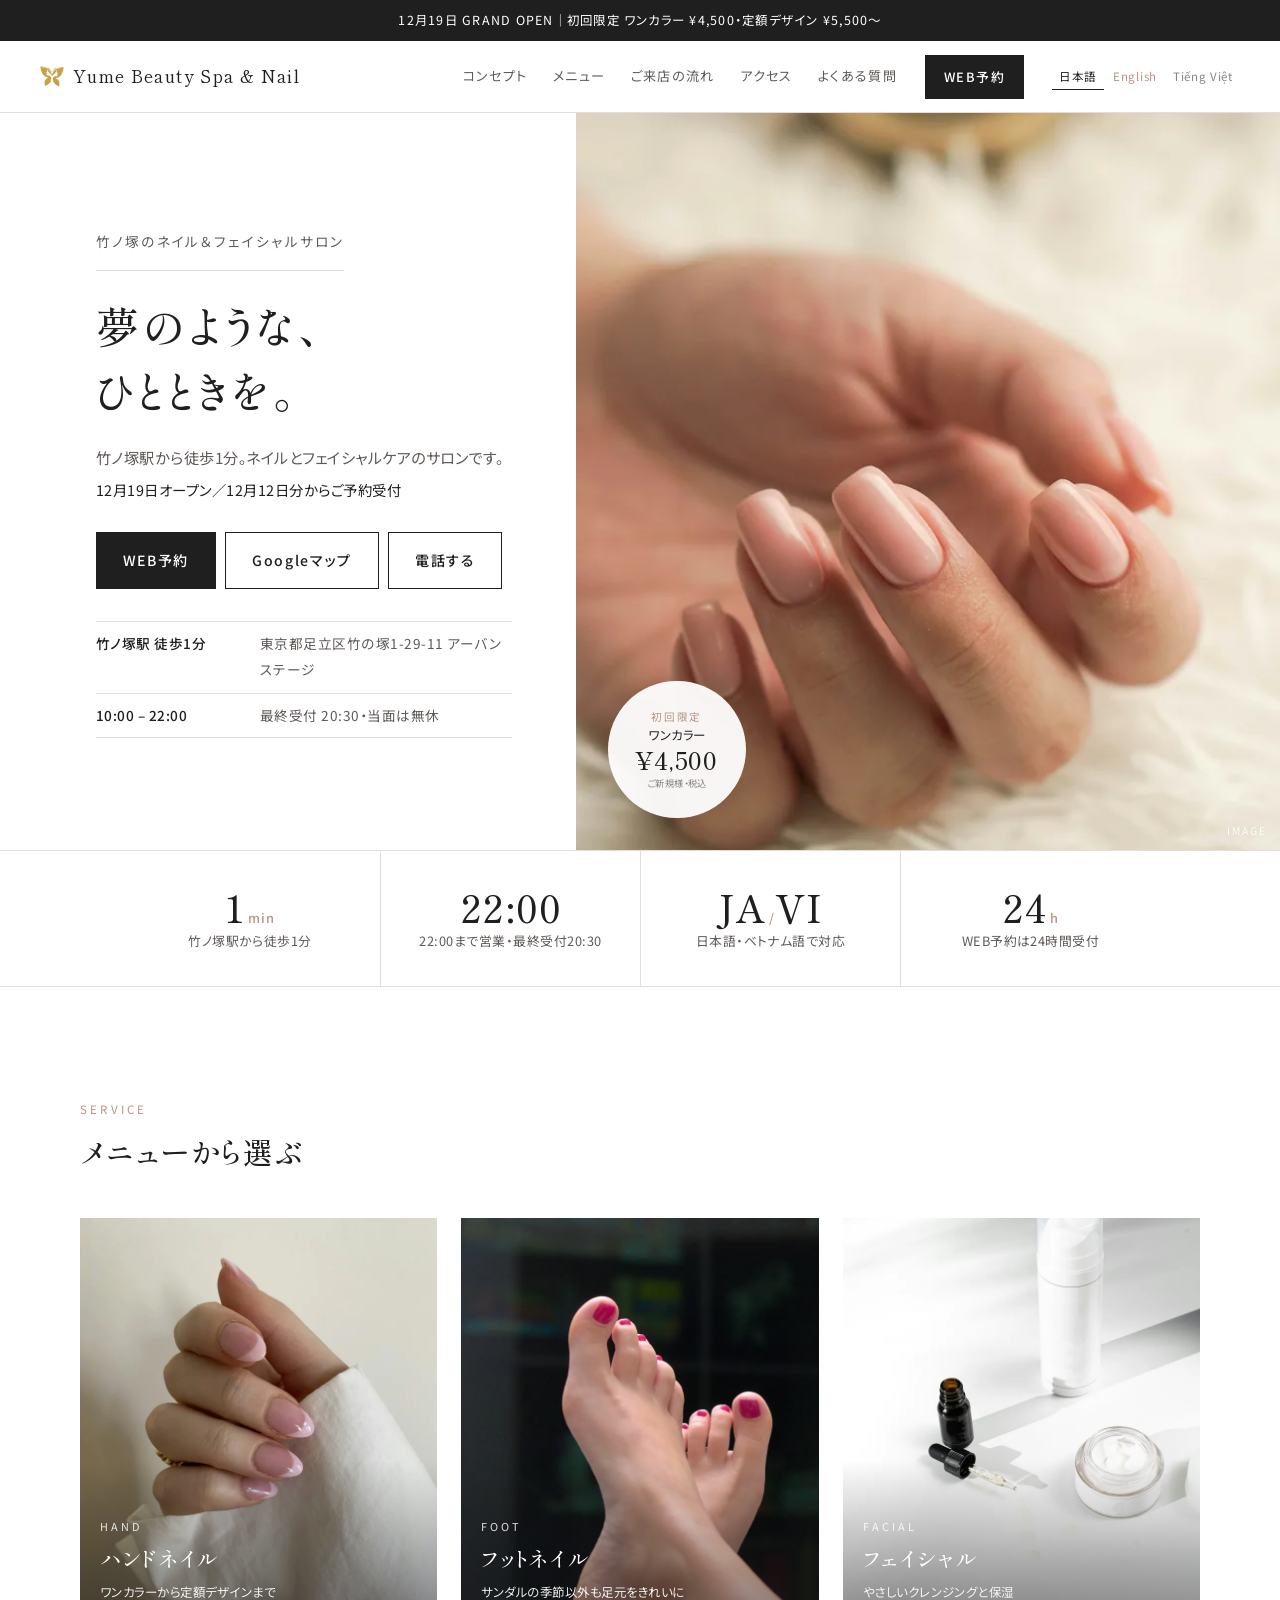
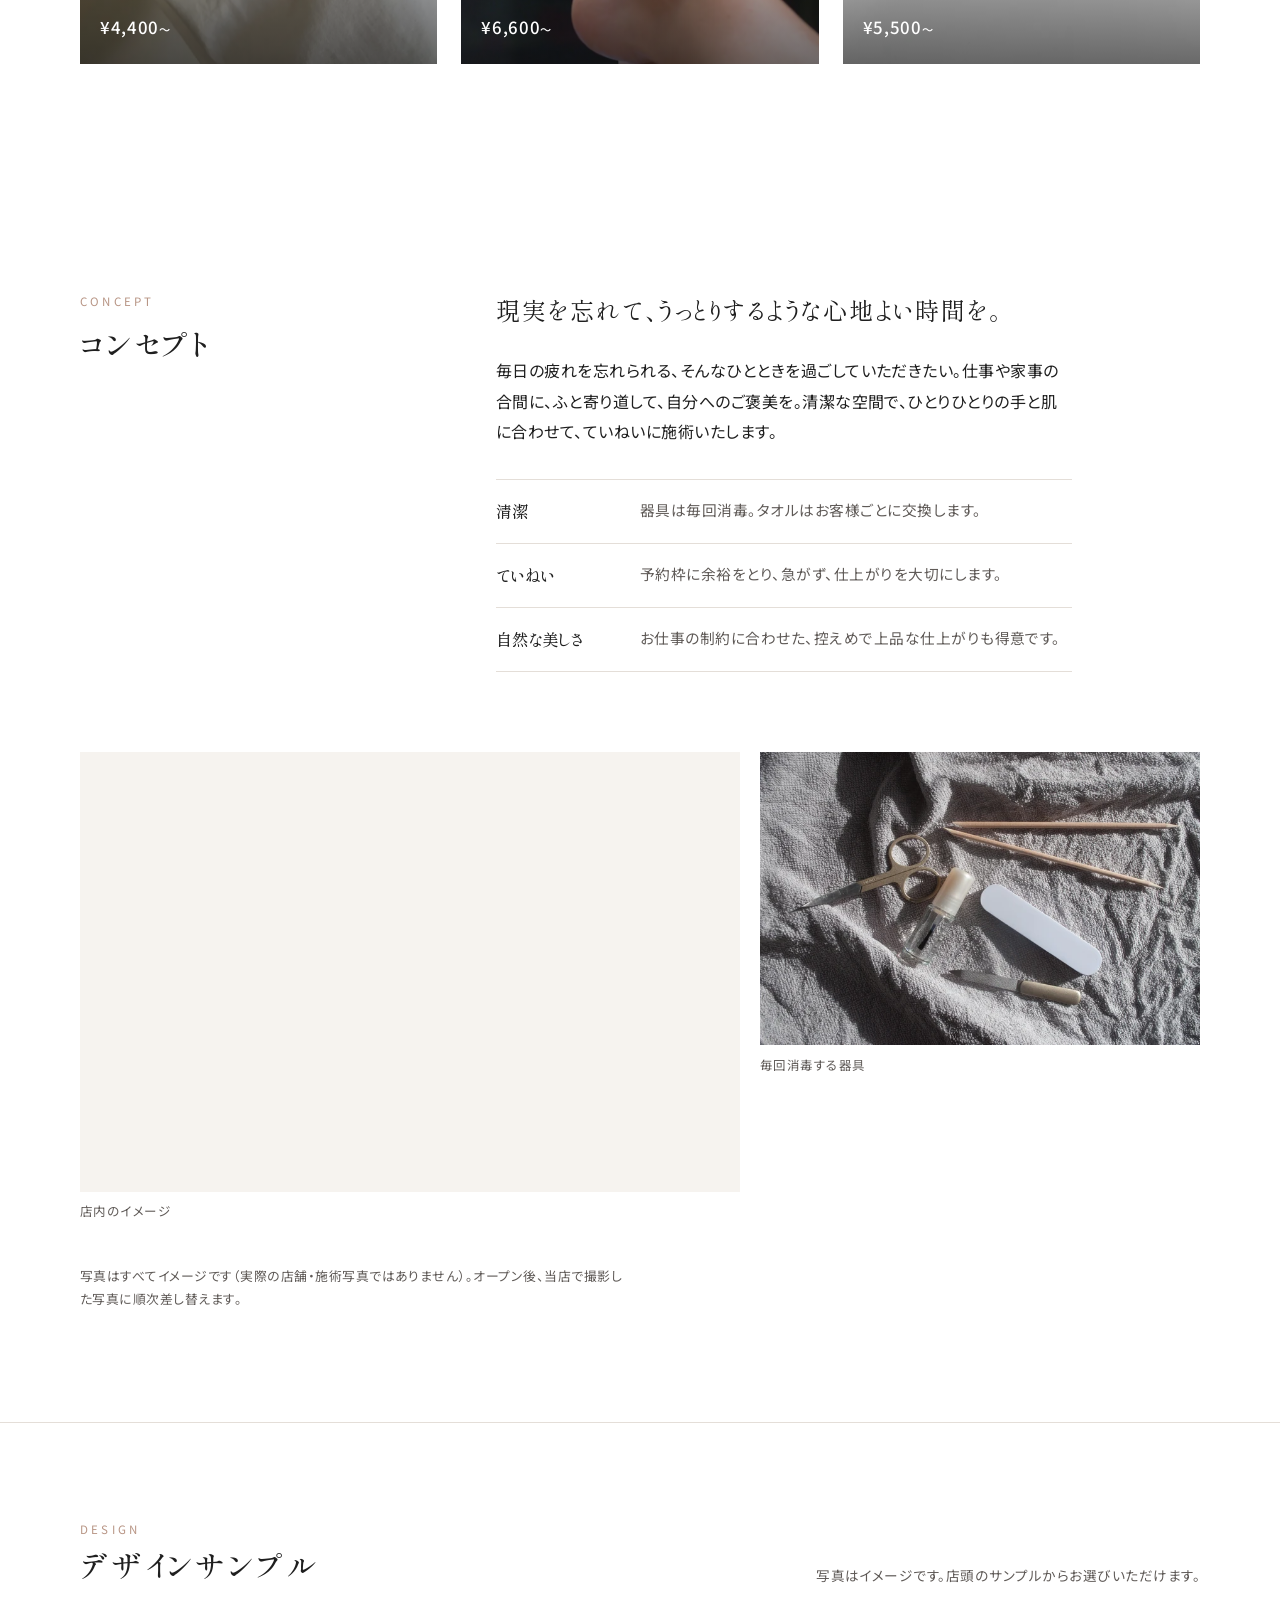
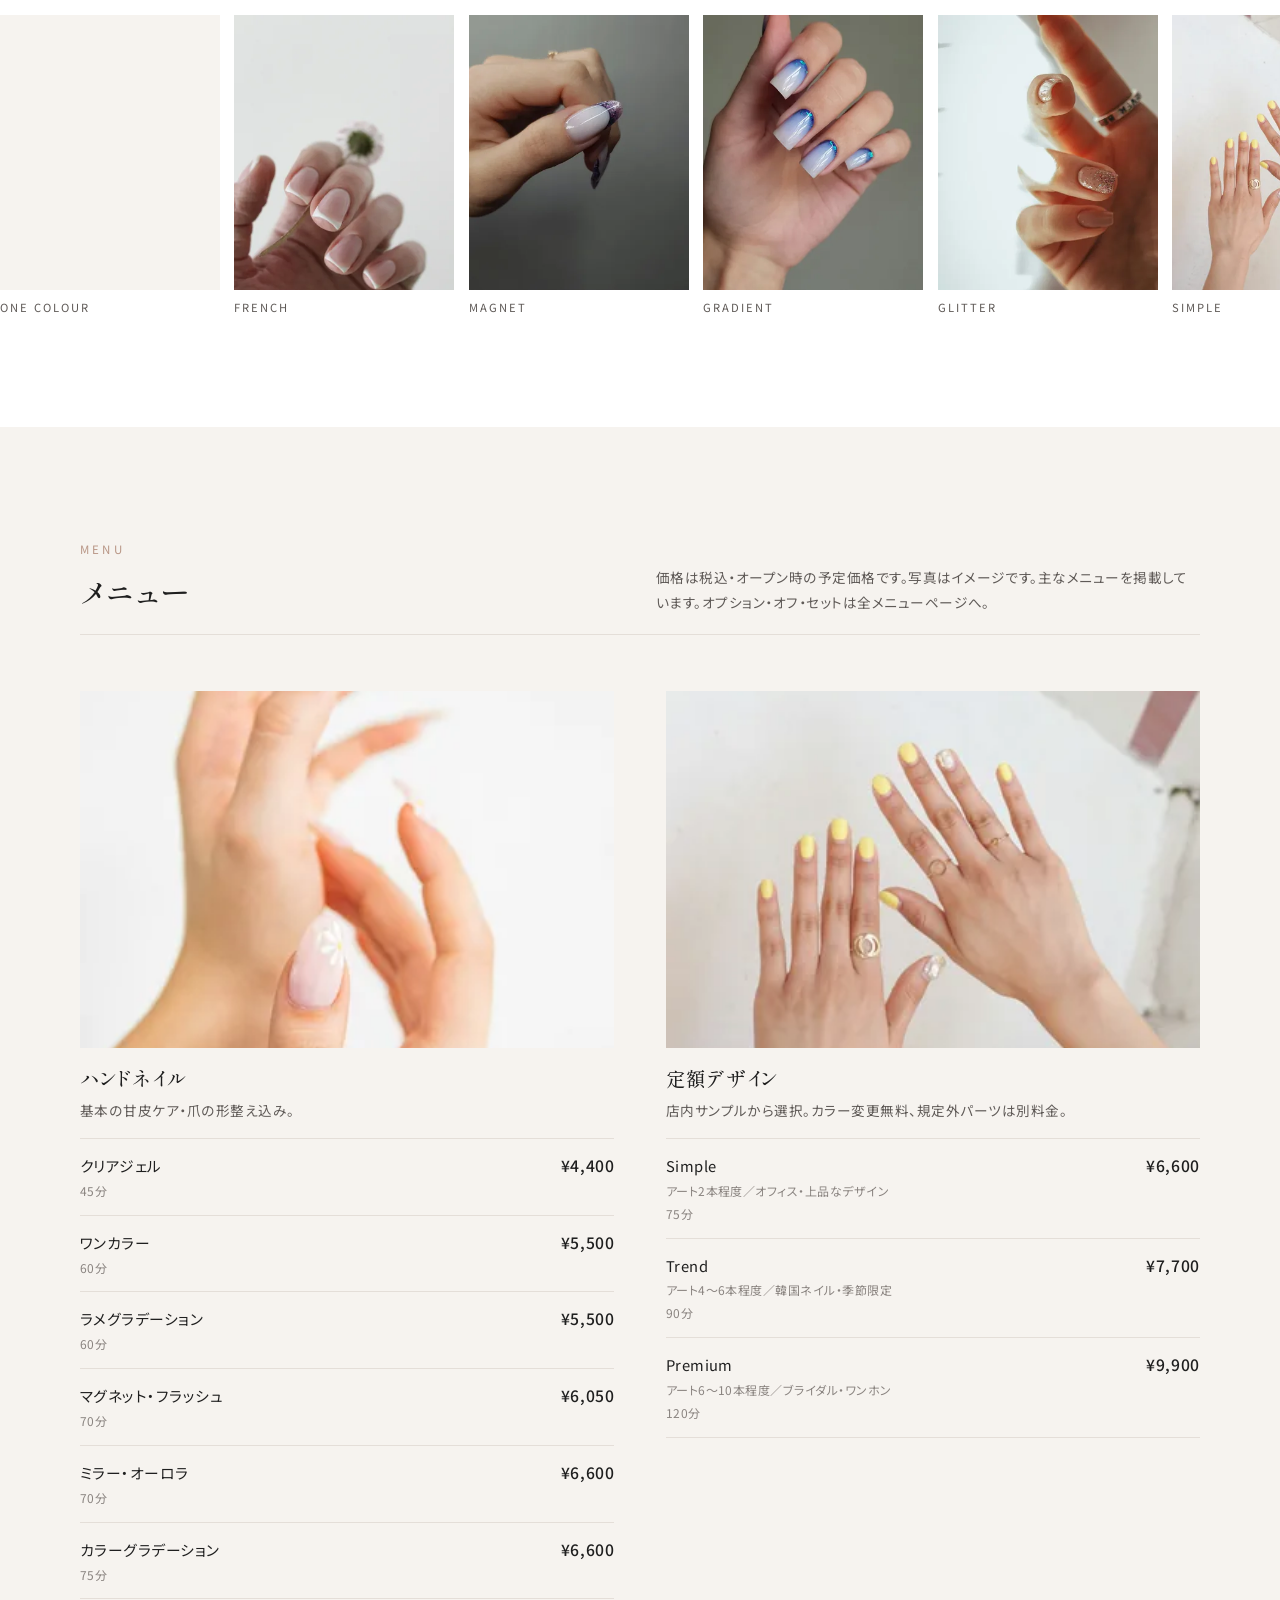
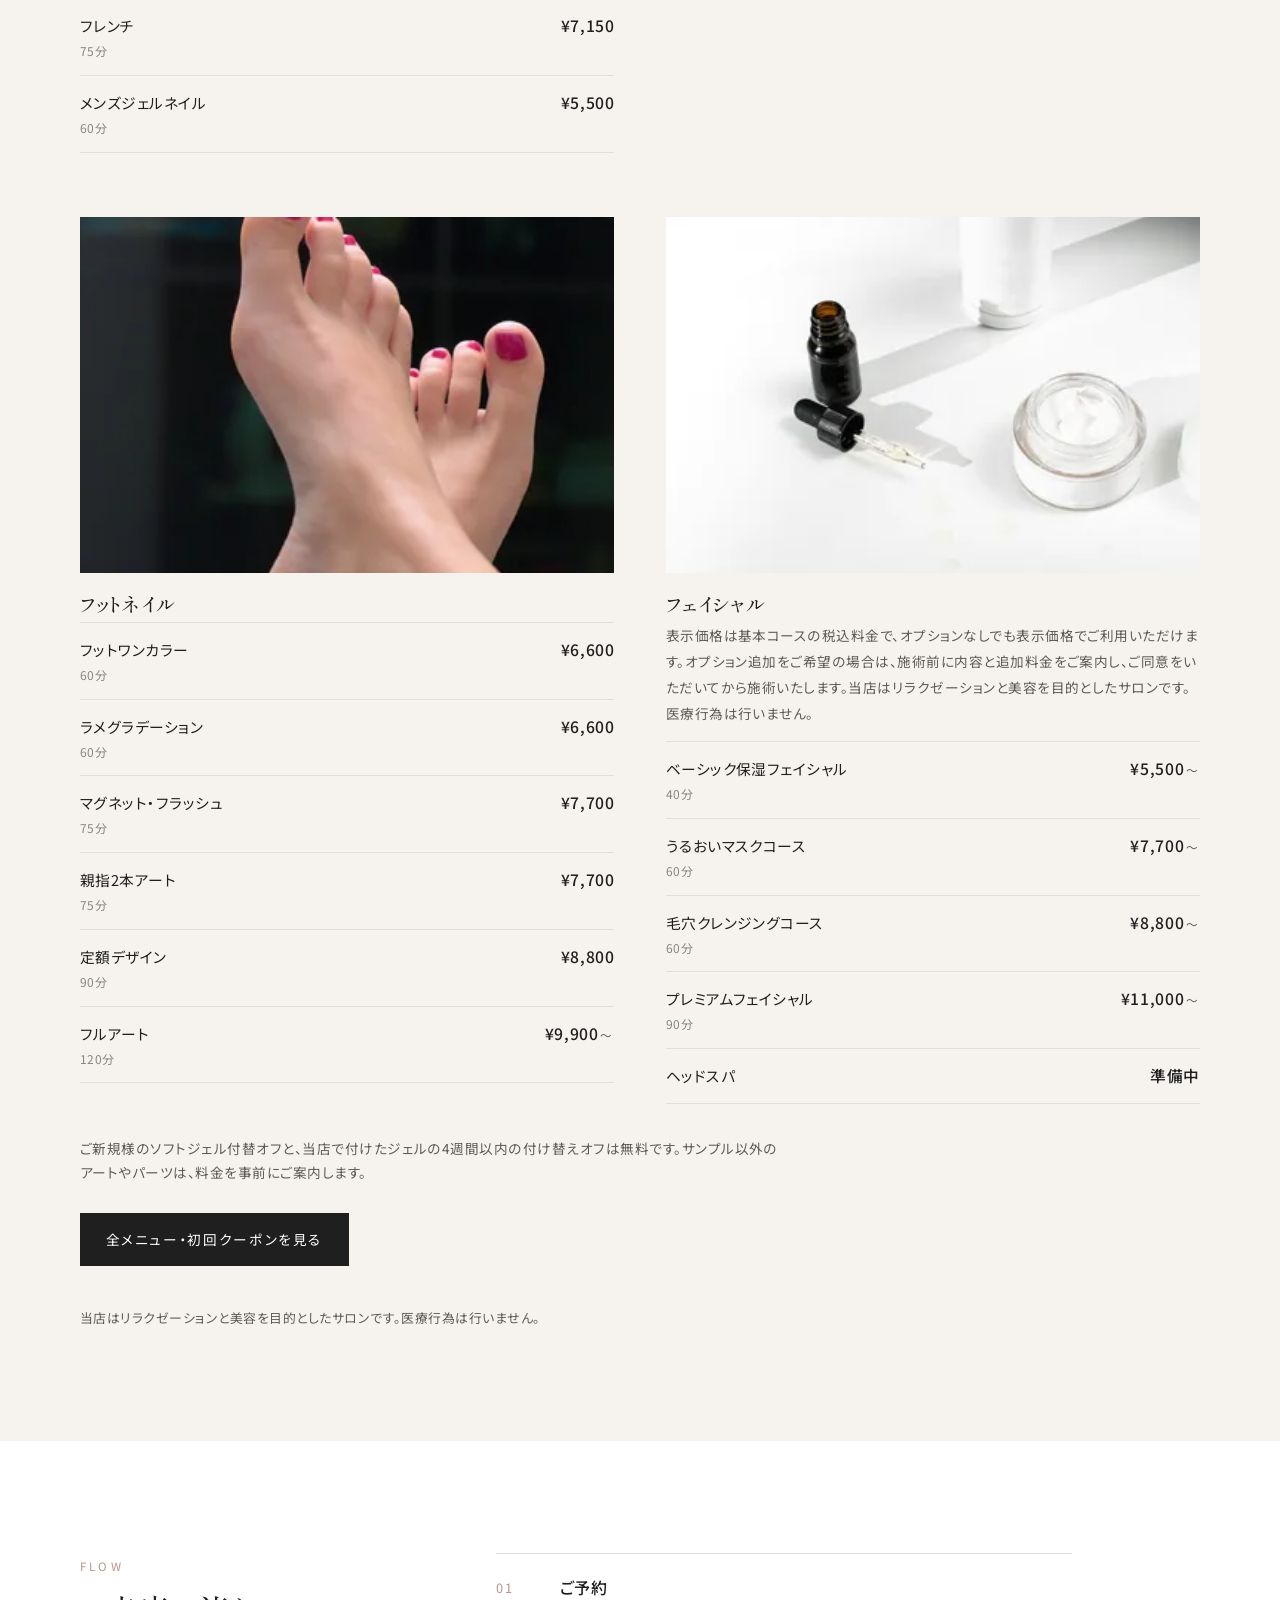
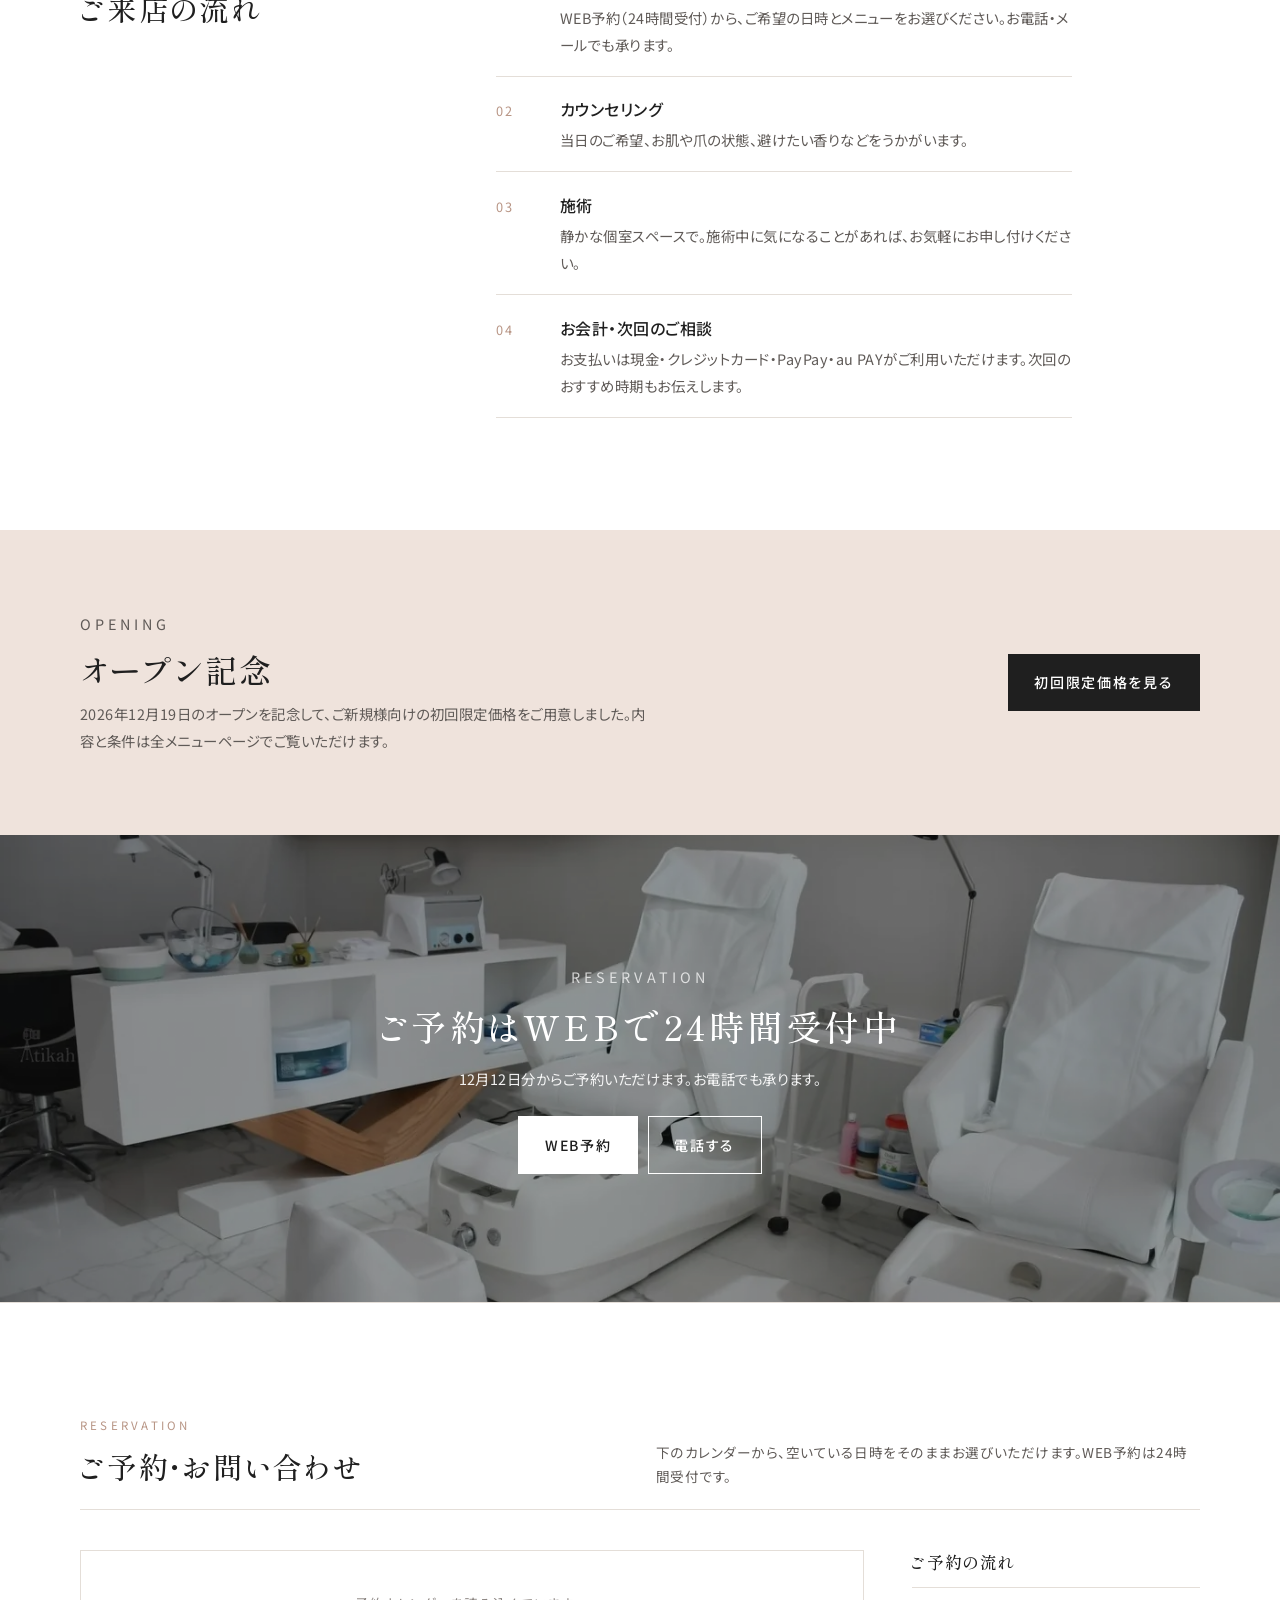
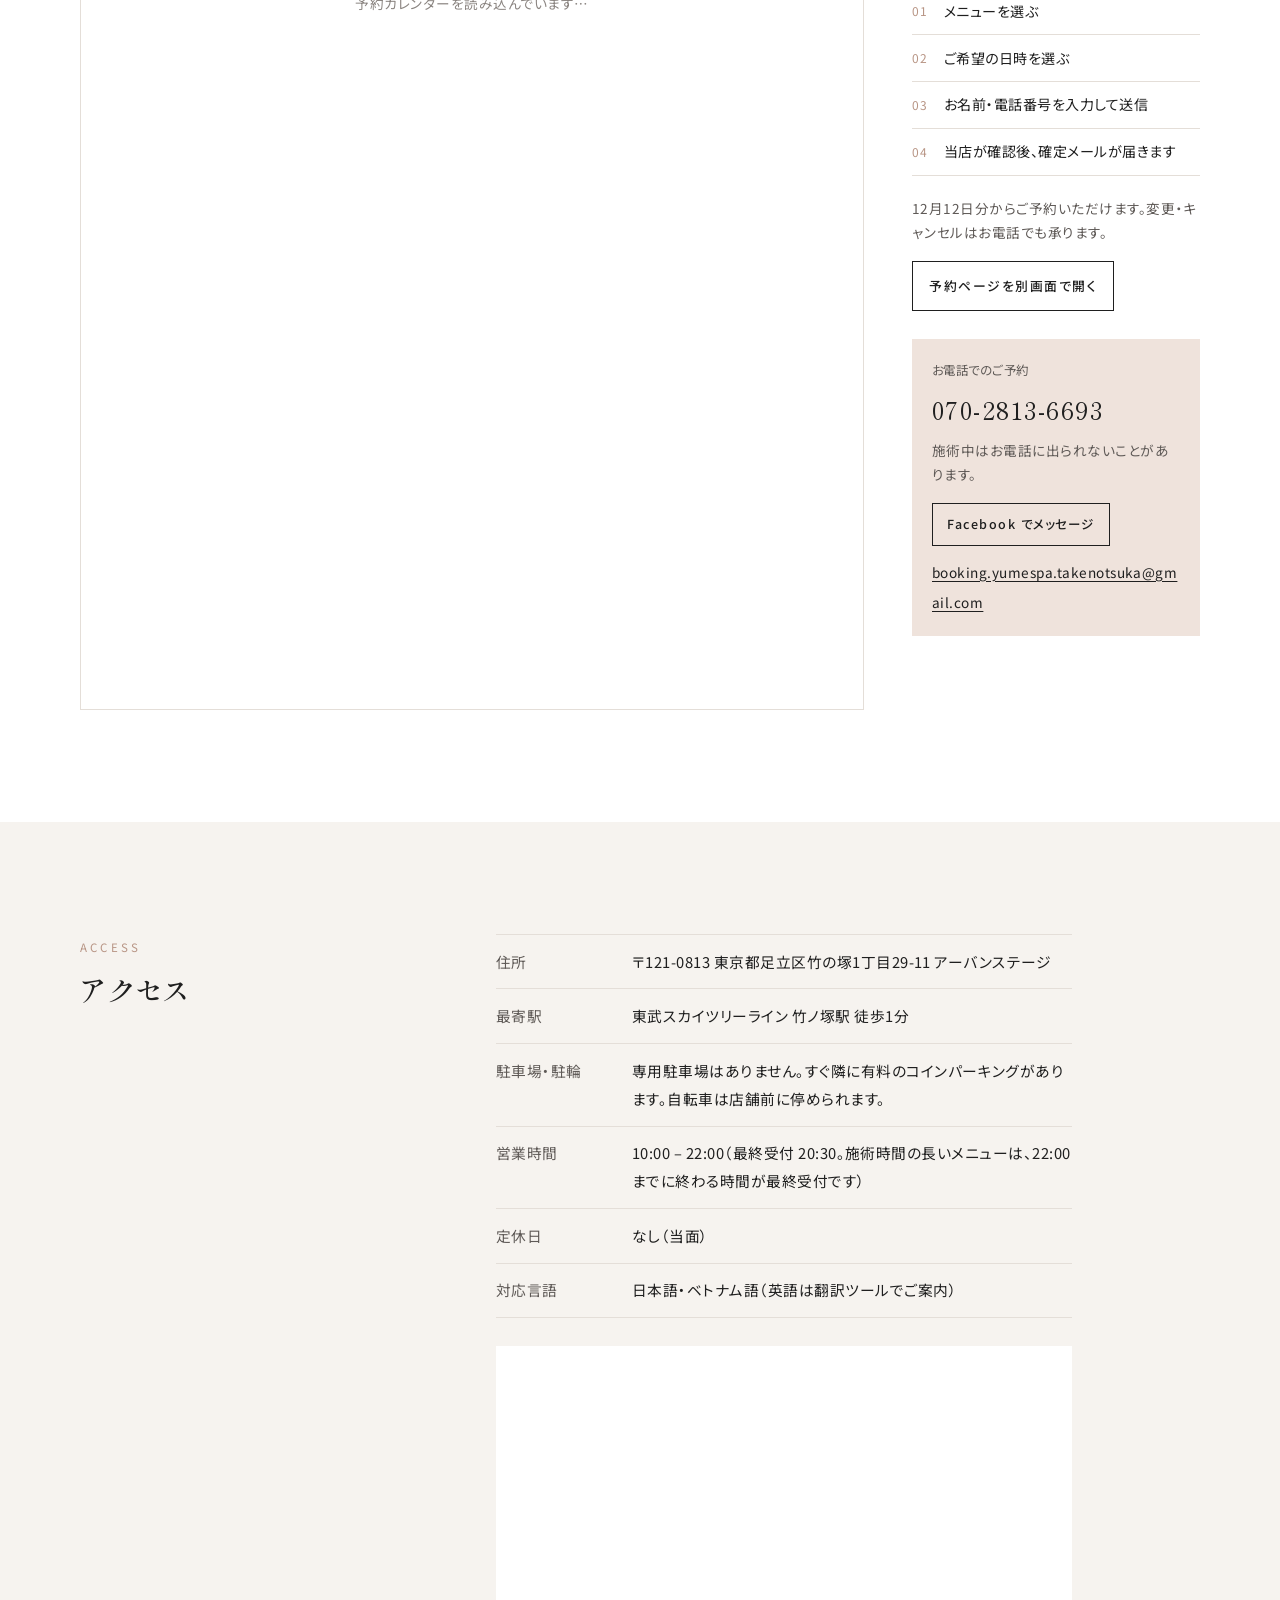
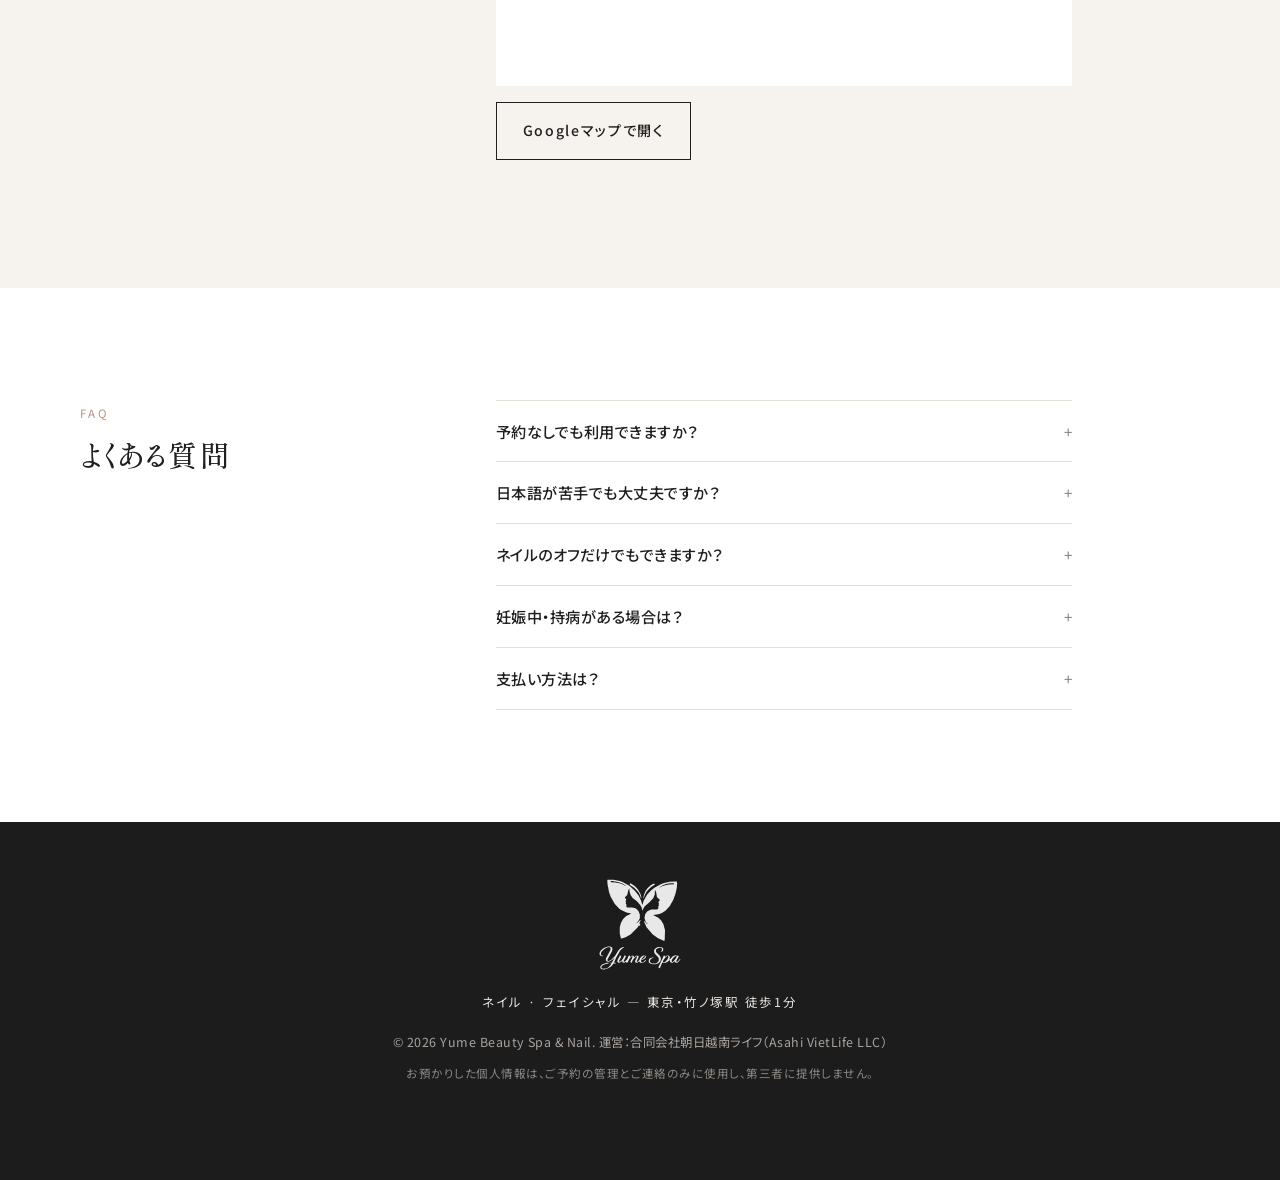
<file: index.html>
<!doctype html>
<!-- Tệp này do tools/build.mjs tạo ra. Đừng sửa tay: sửa src/template.html hoặc assets/js/i18n.js rồi chạy node tools/build.mjs -->
<html lang="ja" data-page-lang="ja" data-base="">
<head>
  <meta charset="utf-8">
  <meta name="viewport" content="width=device-width, initial-scale=1">
  <title>Yume Beauty Spa &amp; Nail｜竹ノ塚駅徒歩1分のネイル＆フェイシャルケアサロン</title>
  <meta name="description" content="Yume Beauty Spa &amp; Nail は東京都足立区竹の塚、竹ノ塚駅から徒歩1分のネイル＆フェイシャルケアサロン。ジェルネイル、定額デザイン、長さ出し、フットネイル、フェイシャルケア。日本語・ベトナム語で対応。2026年12月19日オープン予定。">
  <meta property="og:title" content="Yume Beauty Spa &amp; Nail｜竹ノ塚駅徒歩1分のネイル＆フェイシャルケアサロン">
  <meta property="og:description" content="夢のような、ひとときを。竹ノ塚駅徒歩1分のネイル＆フェイシャルケアサロン。2026年12月19日オープン予定。">
  <meta property="og:type" content="website">
  <meta property="og:image" content="https://yumebeautyspa.com/assets/img/logo.png">
  <meta name="theme-color" content="#ffffff">
  <link rel="icon" href="assets/img/icon-32.png" sizes="32x32">
  <link rel="apple-touch-icon" href="assets/img/icon-180.png">
  <link rel="preconnect" href="https://fonts.googleapis.com">
  <link rel="preconnect" href="https://fonts.gstatic.com" crossorigin>
  <link href="https://fonts.googleapis.com/css2?family=Shippori+Mincho:wght@500&family=Noto+Sans+JP:wght@400;500&family=Noto+Sans:wght@400;500&display=swap" rel="stylesheet">
  <link rel="stylesheet" href="assets/css/style.css">
  <script type="application/ld+json">
  {
    "@context": "https://schema.org",
    "@type": "BeautySalon",
    "name": "Yume Beauty Spa & Nail",
    "alternateName": "ユメ ビューティースパ＆ネイル",
    "description": "竹ノ塚駅徒歩1分のネイル＆フェイシャルケアサロン",
    "address": {
      "@type": "PostalAddress",
      "postalCode": "121-0813",
      "addressRegion": "東京都",
      "addressLocality": "足立区",
      "streetAddress": "竹の塚1丁目29-11 アーバンステージ",
      "addressCountry": "JP"
    },
    "geo": { "@type": "GeoCoordinates", "latitude": 35.7929113, "longitude": 139.7912284 },
    "hasMap": "https://www.google.com/maps?cid=10276560440520517902",
    "openingHours": "Mo-Su 10:00-22:00",
    "openingHoursSpecification": [{
      "@type": "OpeningHoursSpecification",
      "dayOfWeek": ["Monday", "Tuesday", "Wednesday", "Thursday", "Friday", "Saturday", "Sunday"],
      "opens": "10:00",
      "closes": "22:00"
    }],
    "url": "https://yumebeautyspa.com/",
    "telephone": "+81-70-2813-6693",
    "email": "booking.yumespa.takenotsuka@gmail.com",
    "priceRange": "¥¥",
    "paymentAccepted": "現金, クレジットカード, PayPay, au PAY",
    "knowsLanguage": ["ja", "vi"]
  }
  </script>
  <link rel="canonical" href="https://yumebeautyspa.com/">
  <link rel="alternate" hreflang="ja" href="https://yumebeautyspa.com/">
  <link rel="alternate" hreflang="en" href="https://yumebeautyspa.com/en/">
  <link rel="alternate" hreflang="vi" href="https://yumebeautyspa.com/vi/">
  <link rel="alternate" hreflang="x-default" href="https://yumebeautyspa.com/">
  <meta property="og:url" content="https://yumebeautyspa.com/">
  <script type="application/ld+json">
{
  "@context": "https://schema.org",
  "@type": "FAQPage",
  "inLanguage": "ja",
  "mainEntity": [
    {
      "@type": "Question",
      "name": "予約なしでも利用できますか？",
      "acceptedAnswer": {
        "@type": "Answer",
        "text": "空きがあればご案内できますが、小さなサロンのためご予約をおすすめします。"
      }
    },
    {
      "@type": "Question",
      "name": "日本語が苦手でも大丈夫ですか？",
      "acceptedAnswer": {
        "@type": "Answer",
        "text": "はい。ベトナム語でご案内できます。英語は翻訳ツールを使ってご案内します。"
      }
    },
    {
      "@type": "Question",
      "name": "ネイルのオフだけでもできますか？",
      "acceptedAnswer": {
        "@type": "Answer",
        "text": "できます。他店で付けたジェルのオフもご相談ください。"
      }
    },
    {
      "@type": "Question",
      "name": "妊娠中・持病がある場合は？",
      "acceptedAnswer": {
        "@type": "Answer",
        "text": "ご予約時にお知らせください。内容によってはお受けできないメニューがあります。医師にご相談のうえご利用ください。"
      }
    },
    {
      "@type": "Question",
      "name": "支払い方法は？",
      "acceptedAnswer": {
        "@type": "Answer",
        "text": "現金、クレジットカード（VISA・Mastercard・JCB・AMEX）、PayPay、au PAYがご利用いただけます。"
      }
    }
  ]
}
  </script>
</head>
<body>

<a class="skip" href="#menu" data-i18n="skip">メニューへ移動</a>

<a class="topbar" href="menu/#coupon" data-i18n="topbar">12月19日 GRAND OPEN｜初回限定 ワンカラー ¥4,500・定額デザイン ¥5,500〜</a>

<header class="top" id="top">
  <a class="brand" href="#top" aria-label="Yume Beauty Spa &amp; Nail">
    <img src="assets/img/icon-gold.svg" alt="" width="34" height="30">
    <span>Yume Beauty Spa &amp; Nail</span>
  </a>
  <nav class="nav" aria-label="Site">
    <a href="#concept" data-i18n="nav.concept">コンセプト</a>
    <a href="#menu" data-i18n="nav.menu">メニュー</a>
    <a href="#gallery" data-i18n="nav.gallery" hidden>ギャラリー</a>
    <a href="#flow" data-i18n="nav.flow">ご来店の流れ</a>
    <a href="#access" data-i18n="nav.access">アクセス</a>
    <a href="#faq" data-i18n="nav.faq">よくある質問</a>
  </nav>
  <a class="btn btn-dark nav-book" href="#booking" data-i18n="cta.web">WEB予約</a>
  <div class="lang" role="group" aria-label="Language">
    <button type="button" data-lang="ja" data-href="" aria-pressed="true">日本語</button>
    <button type="button" data-lang="en" data-href="en/" aria-pressed="false">English</button>
    <button type="button" data-lang="vi" data-href="vi/" aria-pressed="false">Tiếng Việt</button>
  </div>
</header>

<main>

  <!-- Hero: chữ bên trái, ảnh lớn bên phải (điện thoại: chữ + nút đặt lịch trước, ảnh sau) -->
  <section class="hero scene" data-scene="hero" aria-labelledby="hero-title">
    <div class="hero-text">
      <p class="hero-eyebrow" data-i18n="hero.eyebrow">竹ノ塚のネイル＆フェイシャルサロン</p>
      <h1 id="hero-title" class="reveal-title" data-i18n="hero.title">夢のような、
ひとときを。</h1>
      <p class="hero-lead" data-i18n="hero.lead">竹ノ塚駅から徒歩1分。ネイルとフェイシャルケアのサロンです。</p>
      <p class="hero-open" data-i18n="hero.open">12月19日オープン／12月12日分からご予約受付</p>
      <div class="hero-actions">
        <a class="btn btn-dark" id="cta-line" href="#booking" data-i18n="cta.web">WEB予約</a>
        <a class="btn btn-line-dark" href="https://www.google.com/maps?cid=10276560440520517902" target="_blank" rel="noopener" data-i18n="cta.map">Googleマップ</a>
        <a class="btn btn-line-dark js-line" href="#" target="_blank" rel="noopener" data-i18n="cta.line" hidden>LINEで相談</a>
        <a class="btn btn-line-dark js-tel" href="tel:+817028136693" data-i18n="cta.tel">電話する</a>
      </div>
      <dl class="hero-quick">
        <div><dt data-i18n="quick.where">竹ノ塚駅 徒歩1分</dt><dd data-i18n="quick.addr">東京都足立区竹の塚1-29-11 アーバンステージ</dd></div>
        <div><dt data-i18n="quick.hours">10:00 – 22:00</dt><dd data-i18n="quick.hoursv">最終受付 20:30・当面は無休</dd></div>
      </dl>
    </div>
    <figure class="hero-photo">
      <img src="assets/img/photos/hero-1200.webp" srcset="assets/img/photos/hero-720.webp 720w, assets/img/photos/hero-1200.webp 1200w" sizes="(max-width: 760px) 100vw, 55vw" width="1200" height="1500" fetchpriority="high" decoding="async" alt="ピンクベージュのワンカラージェルネイルをした手" data-i18n-alt="photos.a1">
      <a class="hero-badge" href="menu/#coupon"><span data-i18n="badge.tag">初回限定</span><em data-i18n="badge.name">ワンカラー</em><strong>¥4,500</strong><small data-i18n="badge.note">ご新規様・税込</small></a>
      <figcaption>Image</figcaption>
    </figure>
  </section>

  <!-- 4 điểm mạnh -->
  <section class="points" aria-label="Yume">
    <ul class="wrap point-list">
      <li><strong>1<small>min</small></strong><span data-i18n="pt1">竹ノ塚駅から徒歩1分</span></li>
      <li><strong>22:00</strong><span data-i18n="pt2">22:00まで営業・最終受付20:30</span></li>
      <li><strong>JA<small>/</small>VI</strong><span data-i18n="pt3">日本語・ベトナム語で対応</span></li>
      <li><strong>24<small>h</small></strong><span data-i18n="pt4">WEB予約は24時間受付</span></li>
    </ul>
  </section>

  <!-- 3 dịch vụ chính có ảnh lớn -->
  <section class="section services" id="services" aria-labelledby="services-title">
    <div class="wrap">
      <p class="eyebrow" aria-hidden="true">Service</p>
      <h2 id="services-title" data-i18n="sv.title">メニューから選ぶ</h2>
      <ul class="sv-list">
        <li><a href="#menu"><img src="assets/img/menu/one-720.webp" width="720" height="900" loading="lazy" decoding="async" alt=""><span class="sv-body"><em>Hand</em><b data-i18n="sv.hand">ハンドネイル</b><span data-i18n="sv.hand.d">ワンカラーから定額デザインまで</span><strong>¥4,400<small>〜</small></strong></span></a></li>
        <li><a href="#menu"><img src="assets/img/menu/foot-720.webp" width="720" height="900" loading="lazy" decoding="async" alt=""><span class="sv-body"><em>Foot</em><b data-i18n="sv.foot">フットネイル</b><span data-i18n="sv.foot.d">サンダルの季節以外も足元をきれいに</span><strong>¥6,600<small>〜</small></strong></span></a></li>
        <li><a href="#menu"><img src="assets/img/menu/facial-720.webp" width="720" height="900" loading="lazy" decoding="async" alt=""><span class="sv-body"><em>Facial</em><b data-i18n="sv.facial">フェイシャル</b><span data-i18n="sv.facial.d">やさしいクレンジングと保湿</span><strong>¥5,500<small>〜</small></strong></span></a></li>
      </ul>
    </div>
  </section>

  <section class="section concept" id="concept" aria-labelledby="concept-title">
    <div class="wrap two">
      <div class="col-title">
        <p class="eyebrow" aria-hidden="true">Concept</p>
        <h2 id="concept-title" data-i18n="concept.title">コンセプト</h2>
      </div>
      <div class="col-body">
        <p class="big" data-i18n="concept.lead">現実を忘れて、うっとりするような心地よい時間を。</p>
        <p data-i18n="concept.body">毎日の疲れを忘れられる、そんなひとときを過ごしていただきたい。仕事や家事の合間に、ふと寄り道して、自分へのご褒美を。清潔な空間で、ひとりひとりの手と肌に合わせて、ていねいに施術いたします。</p>
        <ul class="values">
          <li><strong data-i18n="concept.v1">清潔</strong><span data-i18n="concept.v1b">器具は毎回消毒。タオルはお客様ごとに交換します。</span></li>
          <li><strong data-i18n="concept.v2">ていねい</strong><span data-i18n="concept.v2b">予約枠に余裕をとり、急がず、仕上がりを大切にします。</span></li>
          <li><strong data-i18n="concept.v3">自然な美しさ</strong><span data-i18n="concept.v3b">お仕事の制約に合わせた、控えめで上品な仕上がりも得意です。</span></li>
        </ul>
      </div>
    </div>
    <!-- Ảnh minh họa do AI tạo (Canva, 26/11/2026) – không phải ảnh tại quán. Nguồn: assets/img/photos/CREDITS.md. Ảnh chụp tại quán thì đưa vào mục Gallery. -->
    <div class="wrap photo-wrap">
      <ul class="space-band">
        <li><figure><img src="assets/img/photos/salon-1400.webp" srcset="assets/img/photos/salon-700.webp 700w, assets/img/photos/salon-1400.webp 1400w" sizes="(max-width: 720px) 92vw, 540px" width="1400" height="933" loading="lazy" decoding="async" alt="あたたかい照明のネイルサロンの店内イメージ" data-i18n-alt="photos.a5"><figcaption data-i18n="photos.c5">店内のイメージ</figcaption></figure></li>
        <li><figure><img src="assets/img/photos/tools-1400.webp" srcset="assets/img/photos/tools-700.webp 700w, assets/img/photos/tools-1400.webp 1400w" sizes="(max-width: 720px) 92vw, 540px" width="1400" height="933" loading="lazy" decoding="async" alt="個包装の器具とジェルのボトルを並べたトレー" data-i18n-alt="photos.a6"><figcaption data-i18n="photos.c6">毎回消毒する器具</figcaption></figure></li>
      </ul>
      <p class="note small photo-note" data-i18n="photos.note">写真はすべてイメージです（実際の店舗・施術写真ではありません）。オープン後、当店で撮影した写真に順次差し替えます。</p>
    </div>
  </section>

  <!-- Dải mẫu thiết kế kéo ngang (ảnh minh họa Unsplash, ghi イメージ) -->
  <section class="designs" aria-labelledby="designs-title">
    <div class="wrap ds-head">
      <p class="eyebrow" aria-hidden="true">Design</p>
      <h2 id="designs-title" data-i18n="ds.title">デザインサンプル</h2>
      <p class="note" data-i18n="ds.note">写真はイメージです。店頭のサンプルからお選びいただけます。</p>
    </div>
    <ul class="ds-strip">
        <li><img src="assets/img/menu/one-360.webp" srcset="assets/img/menu/one-360.webp 360w, assets/img/menu/one-720.webp 720w" sizes="220px" width="360" height="450" loading="lazy" decoding="async" alt="One colour"><span>One colour</span></li>
        <li><img src="assets/img/menu/french-360.webp" srcset="assets/img/menu/french-360.webp 360w, assets/img/menu/french-720.webp 720w" sizes="220px" width="360" height="450" loading="lazy" decoding="async" alt="French"><span>French</span></li>
        <li><img src="assets/img/menu/magnet-360.webp" srcset="assets/img/menu/magnet-360.webp 360w, assets/img/menu/magnet-720.webp 720w" sizes="220px" width="360" height="450" loading="lazy" decoding="async" alt="Magnet"><span>Magnet</span></li>
        <li><img src="assets/img/menu/gradient-360.webp" srcset="assets/img/menu/gradient-360.webp 360w, assets/img/menu/gradient-720.webp 720w" sizes="220px" width="360" height="450" loading="lazy" decoding="async" alt="Gradient"><span>Gradient</span></li>
        <li><img src="assets/img/menu/glitter-360.webp" srcset="assets/img/menu/glitter-360.webp 360w, assets/img/menu/glitter-720.webp 720w" sizes="220px" width="360" height="450" loading="lazy" decoding="async" alt="Glitter"><span>Glitter</span></li>
        <li><img src="assets/img/menu/simple-360.webp" srcset="assets/img/menu/simple-360.webp 360w, assets/img/menu/simple-720.webp 720w" sizes="220px" width="360" height="450" loading="lazy" decoding="async" alt="Simple"><span>Simple</span></li>
        <li><img src="assets/img/menu/trend-360.webp" srcset="assets/img/menu/trend-360.webp 360w, assets/img/menu/trend-720.webp 720w" sizes="220px" width="360" height="450" loading="lazy" decoding="async" alt="Trend"><span>Trend</span></li>
        <li><img src="assets/img/menu/premium-360.webp" srcset="assets/img/menu/premium-360.webp 360w, assets/img/menu/premium-720.webp 720w" sizes="220px" width="360" height="450" loading="lazy" decoding="async" alt="Premium"><span>Premium</span></li>
        <li><img src="assets/img/menu/mirror-360.webp" srcset="assets/img/menu/mirror-360.webp 360w, assets/img/menu/mirror-720.webp 720w" sizes="220px" width="360" height="450" loading="lazy" decoding="async" alt="Aurora"><span>Aurora</span></li>
        <li><img src="assets/img/menu/tips-360.webp" srcset="assets/img/menu/tips-360.webp 360w, assets/img/menu/tips-720.webp 720w" sizes="220px" width="360" height="450" loading="lazy" decoding="async" alt="Extension"><span>Extension</span></li>
        <li><img src="assets/img/menu/foot-art-360.webp" srcset="assets/img/menu/foot-art-360.webp 360w, assets/img/menu/foot-art-720.webp 720w" sizes="220px" width="360" height="450" loading="lazy" decoding="async" alt="Foot art"><span>Foot art</span></li>
        <li><img src="assets/img/menu/care-360.webp" srcset="assets/img/menu/care-360.webp 360w, assets/img/menu/care-720.webp 720w" sizes="220px" width="360" height="450" loading="lazy" decoding="async" alt="Nail care"><span>Nail care</span></li>
    </ul>
  </section>
  <section class="section menu" id="menu" aria-labelledby="menu-title">
    <div class="wrap">
      <div class="menu-head">
        <p class="eyebrow" aria-hidden="true">Menu</p>
        <h2 id="menu-title" data-i18n="menu.title">メニュー</h2>
        <p class="note" data-i18n="menu.note">価格は税込・オープン時の予定価格です。写真はイメージです。主なメニューを掲載しています。オプション・オフ・セットは全メニューページへ。</p>
      </div>
      <div class="menu-grid" id="menu-grid" data-static="1"><div class="menu-card cat-hand"><img class="menu-thumb" src="assets/img/menu/clear-360.webp" width="360" height="450" loading="lazy" decoding="async" alt="クリアジェル"><h3><i aria-hidden="true"></i>ハンドネイル</h3><p class="d">基本の甘皮ケア・爪の形整え込み。</p><ul class="price-list"><li><span class="n">クリアジェル</span><span class="p">¥4,400</span><span class="t">45分</span></li><li><span class="n">ワンカラー</span><span class="p">¥5,500</span><span class="t">60分</span></li><li><span class="n">ラメグラデーション</span><span class="p">¥5,500</span><span class="t">60分</span></li><li><span class="n">マグネット・フラッシュ</span><span class="p">¥6,050</span><span class="t">70分</span></li><li><span class="n">ミラー・オーロラ</span><span class="p">¥6,600</span><span class="t">70分</span></li><li><span class="n">カラーグラデーション</span><span class="p">¥6,600</span><span class="t">75分</span></li><li><span class="n">フレンチ</span><span class="p">¥7,150</span><span class="t">75分</span></li><li><span class="n">メンズジェルネイル</span><span class="p">¥5,500</span><span class="t">60分</span></li></ul></div><div class="menu-card cat-fixed"><img class="menu-thumb" src="assets/img/menu/simple-360.webp" width="360" height="450" loading="lazy" decoding="async" alt="Simple"><h3><i aria-hidden="true"></i>定額デザイン</h3><p class="d">店内サンプルから選択。カラー変更無料、規定外パーツは別料金。</p><ul class="price-list"><li><span class="n">Simple<small class="d2">アート2本程度／オフィス・上品なデザイン</small></span><span class="p">¥6,600</span><span class="t">75分</span></li><li><span class="n">Trend<small class="d2">アート4〜6本程度／韓国ネイル・季節限定</small></span><span class="p">¥7,700</span><span class="t">90分</span></li><li><span class="n">Premium<small class="d2">アート6〜10本程度／ブライダル・ワンホン</small></span><span class="p">¥9,900</span><span class="t">120分</span></li></ul></div><div class="menu-card cat-foot"><img class="menu-thumb" src="assets/img/menu/foot-360.webp" width="360" height="450" loading="lazy" decoding="async" alt="フットワンカラー"><h3><i aria-hidden="true"></i>フットネイル</h3><ul class="price-list"><li><span class="n">フットワンカラー</span><span class="p">¥6,600</span><span class="t">60分</span></li><li><span class="n">ラメグラデーション</span><span class="p">¥6,600</span><span class="t">60分</span></li><li><span class="n">マグネット・フラッシュ</span><span class="p">¥7,700</span><span class="t">75分</span></li><li><span class="n">親指2本アート</span><span class="p">¥7,700</span><span class="t">75分</span></li><li><span class="n">定額デザイン</span><span class="p">¥8,800</span><span class="t">90分</span></li><li><span class="n">フルアート</span><span class="p">¥9,900<small>〜</small></span><span class="t">120分</span></li></ul></div><div class="menu-card cat-facial"><img class="menu-thumb" src="assets/img/menu/facial-360.webp" width="360" height="450" loading="lazy" decoding="async" alt="フェイシャル"><h3><i aria-hidden="true"></i>フェイシャル</h3><p class="d">表示価格は基本コースの税込料金で、オプションなしでも表示価格でご利用いただけます。オプション追加をご希望の場合は、施術前に内容と追加料金をご案内し、ご同意をいただいてから施術いたします。当店はリラクゼーションと美容を目的としたサロンです。医療行為は行いません。</p><ul class="price-list"><li><span class="n">ベーシック保湿フェイシャル</span><span class="p">¥5,500<small>〜</small></span><span class="t">40分</span></li><li><span class="n">うるおいマスクコース</span><span class="p">¥7,700<small>〜</small></span><span class="t">60分</span></li><li><span class="n">毛穴クレンジングコース</span><span class="p">¥8,800<small>〜</small></span><span class="t">60分</span></li><li><span class="n">プレミアムフェイシャル</span><span class="p">¥11,000<small>〜</small></span><span class="t">90分</span></li><li><span class="n">ヘッドスパ</span><span class="p">準備中</span><span class="t"></span></li></ul></div></div>
      <p class="note menu-off" data-i18n="menu.off">ご新規様のソフトジェル付替オフと、当店で付けたジェルの4週間以内の付け替えオフは無料です。サンプル以外のアートやパーツは、料金を事前にご案内します。</p>
      <p class="menu-print"><a class="link" href="menu/" data-i18n="menu.print">全メニュー・初回クーポンを見る</a></p>
      <p class="note small" data-i18n="menu.legal">当店はリラクゼーションと美容を目的としたサロンです。医療行為は行いません。</p>
    </div>
  </section>


  <!-- Gallery: 3D tilt cards, slots for salon / nail designs / guests. Images listed in assets/js/gallery.js -->
  <section class="section gallery" id="gallery" aria-labelledby="gallery-title" hidden>
    <div class="wrap">
      <div class="menu-head">
        <p class="eyebrow" aria-hidden="true">Gallery</p>
        <h2 id="gallery-title" data-i18n="gallery.title">ギャラリー</h2>
        <p class="note" data-i18n="gallery.note">お客様の写真は、ご本人の同意をいただいたもののみ掲載しています。</p>
      </div>
      <div class="gallery-groups" id="gallery-groups"></div>
    </div>
  </section>

  <section class="section flow" id="flow" aria-labelledby="flow-title">
    <div class="wrap two">
      <div class="col-title">
        <p class="eyebrow" aria-hidden="true">Flow</p>
        <h2 id="flow-title" data-i18n="flow.title">ご来店の流れ</h2>
      </div>
      <div class="col-body">
        <ol class="steps">
          <li><strong data-i18n="flow.s1">ご予約</strong><span data-i18n="flow.s1b">WEB予約（24時間受付）から、ご希望の日時とメニューをお選びください。お電話・メールでも承ります。</span></li>
          <li><strong data-i18n="flow.s2">カウンセリング</strong><span data-i18n="flow.s2b">当日のご希望、お肌や爪の状態、避けたい香りなどをうかがいます。</span></li>
          <li><strong data-i18n="flow.s3">施術</strong><span data-i18n="flow.s3b">静かな個室スペースで。施術中に気になることがあれば、お気軽にお申し付けください。</span></li>
          <li><strong data-i18n="flow.s4">お会計・次回のご相談</strong><span data-i18n="flow.s4b">お支払いは現金・クレジットカード・PayPay・au PAYがご利用いただけます。次回のおすすめ時期もお伝えします。</span></li>
        </ol>
      </div>
    </div>
  </section>

  <section class="section opening" id="opening" aria-labelledby="opening-title">
    <div class="wrap">
      <div class="opening-card">
        <p class="eyebrow" aria-hidden="true">Opening</p>
        <h2 id="opening-title" data-i18n="opening.title">オープン記念</h2>
        <p data-i18n="opening.body">2026年12月19日のオープンを記念して、ご新規様向けの初回限定価格をご用意しました。内容と条件は全メニューページでご覧いただけます。</p>
        <a class="btn btn-gold" href="menu/#coupon" data-i18n="opening.cta">初回限定価格を見る</a>
      </div>
    </div>
  </section>

  <!-- Dải đặt lịch có ảnh nền -->
  <section class="cta-band" aria-labelledby="cta-title">
    <div class="cta-inner">
      <p class="eyebrow" aria-hidden="true">Reservation</p>
      <h2 id="cta-title" data-i18n="cta.title">ご予約はWEBで24時間受付中</h2>
      <p data-i18n="cta.sub">12月12日分からご予約いただけます。お電話でも承ります。</p>
      <div class="cta-actions"><a class="btn btn-white" href="#booking" data-i18n="cta.web">WEB予約</a><a class="btn btn-line-white js-line" href="#" target="_blank" rel="noopener" data-i18n="cta.line" hidden>LINEで相談</a><a class="btn btn-line-white js-tel" href="tel:+817028136693" data-i18n="cta.tel">電話する</a></div>
    </div>
  </section>
  <!-- Đặt lịch: lịch Square nhúng ngay trong trang -->
  <section class="section booking" id="booking" aria-labelledby="booking-title">
    <div class="wrap">
      <div class="bk-head">
        <p class="eyebrow" aria-hidden="true">Reservation</p>
        <h2 id="booking-title" data-i18n="booking.title">ご予約・お問い合わせ</h2>
        <p class="note" data-i18n="booking.lead">下のカレンダーから、空いている日時をそのままお選びいただけます。WEB予約は24時間受付です。</p>
      </div>
      <div class="bk-grid">
        <div class="bk-embed" id="bk-embed">
          <p class="bk-loading" data-i18n="bk.loading">予約カレンダーを読み込んでいます…</p>
          <script src="https://square.site/appointments/buyer/widget/69awg5w0exe62m/LK15VJNH9TBDG.js"></script>
          <noscript><a class="btn btn-dark" href="https://book.squareup.com/appointments/69awg5w0exe62m/location/LK15VJNH9TBDG/services">WEB予約</a></noscript>
        </div>
        <aside class="bk-side">
          <h3 data-i18n="bk.steps">ご予約の流れ</h3>
          <ol class="bk-steps">
            <li data-i18n="bk.s1">メニューを選ぶ</li>
            <li data-i18n="bk.s2">ご希望の日時を選ぶ</li>
            <li data-i18n="bk.s3">お名前・電話番号を入力して送信</li>
            <li data-i18n="bk.s4">当店が確認後、確定メールが届きます</li>
          </ol>
          <p class="note" data-i18n="bk.note">12月12日分からご予約いただけます。変更・キャンセルはお電話でも承ります。</p>
          <p><a class="btn btn-line-dark bk-open" href="https://book.squareup.com/appointments/69awg5w0exe62m/location/LK15VJNH9TBDG/services" target="_blank" rel="noopener" data-i18n="bk.open">予約ページを別画面で開く</a></p>
          <div class="bk-linebox js-line-box" hidden>
            <p class="bk-label" data-i18n="bk.line">LINEでのご予約・ご相談</p>
            <a class="btn bk-line-btn js-line" href="#" target="_blank" rel="noopener" data-i18n="bk.linebtn" hidden>LINEで友だち追加</a>
            <p class="note" data-i18n="bk.linenote">デザインのご相談・日時の変更・キャンセルもLINEでどうぞ。</p>
          </div>
          <div class="bk-contact">
            <p class="bk-label" data-i18n="bk.tel">お電話でのご予約</p>
            <a class="bk-tel" href="tel:+817028136693">070-2813-6693</a>
            <p class="note" data-i18n="bk.telnote">施術中はお電話に出られないことがあります。</p>
            <ul class="contacts">
              <li><a class="btn btn-line" id="line-link" href="#" rel="noopener" target="_blank" data-i18n="booking.line">LINEで予約する</a></li>
              <li><a class="btn btn-ghost-dark" id="fb-link" href="#" rel="noopener" target="_blank" data-i18n="booking.fb">Facebook でメッセージ</a></li>
              <li><a class="link" href="mailto:booking.yumespa.takenotsuka@gmail.com">booking.yumespa.takenotsuka@gmail.com</a></li>
            </ul>
          </div>
        </aside>
      </div>
    </div>
  </section>
  <section class="section access" id="access" aria-labelledby="access-title">
    <div class="wrap two">
      <div class="col-title">
        <p class="eyebrow" aria-hidden="true">Access</p>
        <h2 id="access-title" data-i18n="access.title">アクセス</h2>
      </div>
      <div class="col-body">
        <dl class="info">
          <div><dt data-i18n="access.addr">住所</dt><dd data-i18n="access.addrv">〒121-0813 東京都足立区竹の塚1丁目29-11 アーバンステージ</dd></div>
          <div><dt data-i18n="access.station">最寄駅</dt><dd data-i18n="access.stationv">東武スカイツリーライン 竹ノ塚駅 徒歩1分</dd></div>
          <div><dt data-i18n="access.parking">駐車場・駐輪</dt><dd data-i18n="access.parkingv">専用駐車場はありません。すぐ隣に有料のコインパーキングがあります。自転車は店舗前に停められます。</dd></div>
          <div><dt data-i18n="access.hours">営業時間</dt><dd data-i18n="access.hoursv">10:00 – 22:00（最終受付 20:30。施術時間の長いメニューは、22:00までに終わる時間が最終受付です）</dd></div>
          <div><dt data-i18n="access.closed">定休日</dt><dd data-i18n="access.closedv">なし（当面）</dd></div>
          <div><dt data-i18n="access.lang">対応言語</dt><dd data-i18n="access.langv">日本語・ベトナム語（英語は翻訳ツールでご案内）</dd></div>
        </dl>
        <div class="map" id="map" aria-label="Map">
          <p data-i18n="access.map">地図を読み込んでいます。</p>
        </div>
        <p class="map-open"><a class="btn btn-ghost-dark" href="https://www.google.com/maps?cid=10276560440520517902" target="_blank" rel="noopener" data-i18n="access.gmap">Googleマップで開く</a></p>
      </div>
    </div>
  </section>


  <section class="section faq" id="faq" aria-labelledby="faq-title">
    <div class="wrap two">
      <div class="col-title">
        <p class="eyebrow" aria-hidden="true">FAQ</p>
        <h2 id="faq-title" data-i18n="faq.title">よくある質問</h2>
      </div>
      <div class="col-body">
        <details><summary data-i18n="faq.q1">予約なしでも利用できますか？</summary><p data-i18n="faq.a1">空きがあればご案内できますが、小さなサロンのためご予約をおすすめします。</p></details>
        <details><summary data-i18n="faq.q2">日本語が苦手でも大丈夫ですか？</summary><p data-i18n="faq.a2">はい。ベトナム語でご案内できます。英語は翻訳ツールを使ってご案内します。</p></details>
        <details><summary data-i18n="faq.q3">ネイルのオフだけでもできますか？</summary><p data-i18n="faq.a3">できます。他店で付けたジェルのオフもご相談ください。</p></details>
        <details><summary data-i18n="faq.q4">妊娠中・持病がある場合は？</summary><p data-i18n="faq.a4">ご予約時にお知らせください。内容によってはお受けできないメニューがあります。医師にご相談のうえご利用ください。</p></details>
        <details><summary data-i18n="faq.q5">支払い方法は？</summary><p data-i18n="faq.a5">現金、クレジットカード（VISA・Mastercard・JCB・AMEX）、PayPay、au PAYがご利用いただけます。</p></details>
      </div>
    </div>
  </section>

</main>

<!-- Thanh nút cố định dưới màn hình điện thoại -->
<nav class="quickbar" aria-label="Quick links">
  <a class="qb-book" href="#booking" data-i18n="cta.web">WEB予約</a>
  <a href="https://www.google.com/maps?cid=10276560440520517902" target="_blank" rel="noopener" data-i18n="qb.map">地図</a>
  <a class="qb-line js-line" href="#" target="_blank" rel="noopener" hidden>LINE</a>
  <a class="js-tel" href="tel:+817028136693" data-i18n="qb.tel">電話</a>
</nav>

<footer class="foot">
  <div class="wrap foot-inner">
    <img src="assets/img/logo-white.svg" alt="Yume Beauty Spa &amp; Nail" width="120" height="142" class="foot-logo">
    <p class="foot-tag" data-i18n="foot.tag">ネイル · フェイシャル — 東京・竹ノ塚駅 徒歩1分</p>
    <p class="foot-legal" data-i18n="foot.legal">© 2026 Yume Beauty Spa &amp; Nail. 運営：合同会社朝日越南ライフ（Asahi VietLife LLC）</p>
    <p class="foot-legal small" data-i18n="foot.privacy">お預かりした個人情報は、ご予約の管理とご連絡のみに使用し、第三者に提供しません。</p>
  </div>
</footer>

<div class="lightbox" id="lightbox" hidden><button type="button" class="lightbox-close" aria-label="Close">×</button><img alt=""></div>

<script src="assets/js/vendor/gsap.min.js"></script>
<script src="assets/js/vendor/ScrollTrigger.min.js"></script>
<script src="assets/js/i18n.js"></script>
<script src="assets/js/menu-data.js"></script>
<script src="assets/js/gallery.js"></script>
<script src="assets/js/main.js"></script>
<script src="assets/js/effects.js"></script>
</body>
</html>
</file>
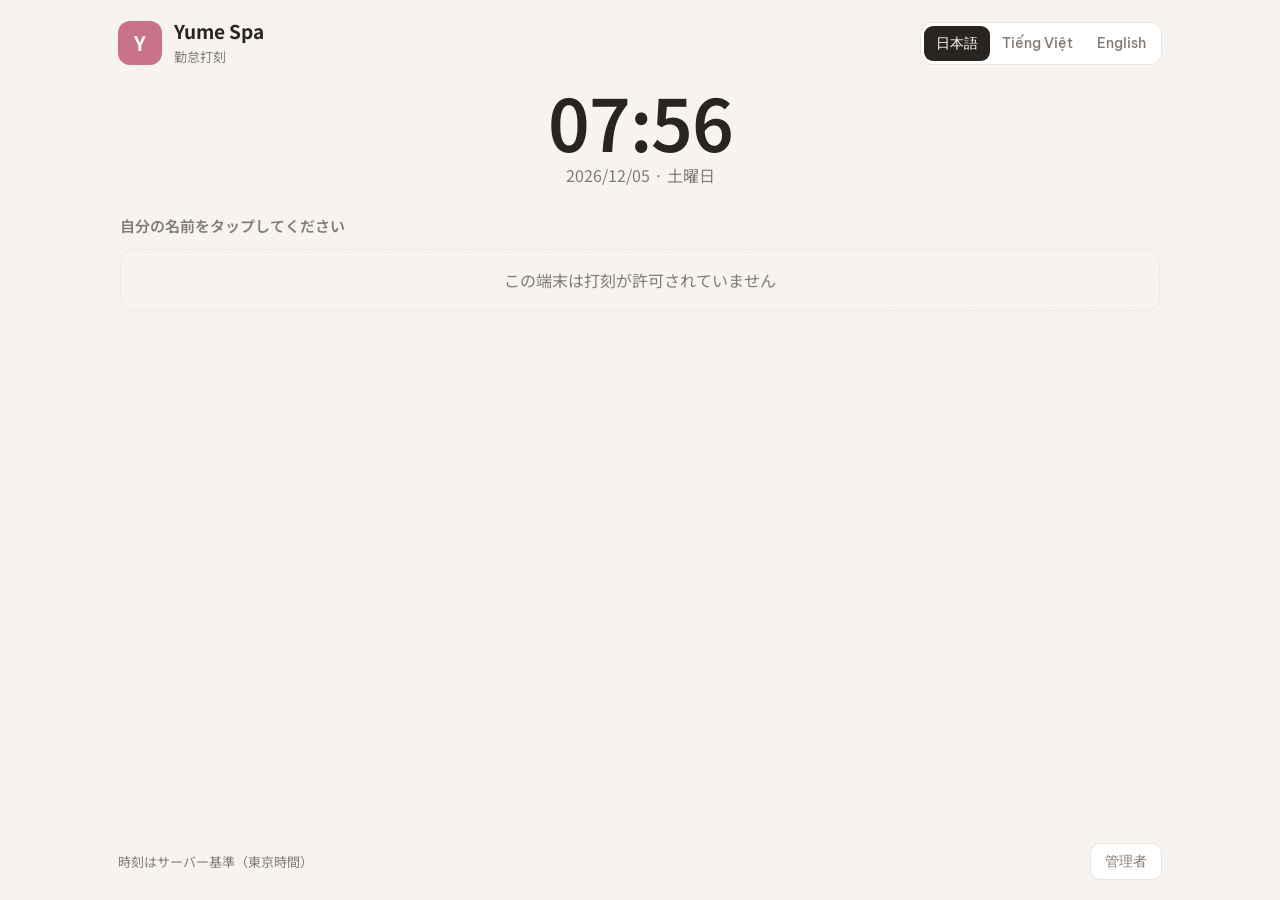
<file: cham-cong/index.html>
<!DOCTYPE html>
<html lang="ja">
<head>
<meta name="robots" content="noindex,nofollow">
<base target="_top">
<meta charset="utf-8">
<link rel="preconnect" href="https://fonts.googleapis.com">
<link href="https://fonts.googleapis.com/css2?family=Be+Vietnam+Pro:wght@400;500;600;700&family=Noto+Sans+JP:wght@400;500;700&display=swap" rel="stylesheet">
<style>
  :root{--bg:#f7f3f0;--card:#fff;--ink:#2a2421;--mute:#857a73;--line:#ece3dd;--rose:#c9738a;--rose-2:#f6e4e9;--ok:#2e7d55;--ok-2:#e3f2ea;--warn:#b7791f;--warn-2:#fbf0dc;--bad:#b3392f;--bad-2:#f8e3e1;--r:18px;
        --font:"Be Vietnam Pro",system-ui,-apple-system,"Segoe UI",sans-serif;--font-ja:"Noto Sans JP","Hiragino Sans","Yu Gothic UI",system-ui,sans-serif}
  *{box-sizing:border-box;-webkit-tap-highlight-color:transparent}
  html,body{height:100%}
  body{margin:0;background:var(--bg);color:var(--ink);font:400 16px/1.5 var(--font);-webkit-user-select:none;user-select:none;overflow:hidden}
  html[lang=ja] body{font-family:var(--font-ja)}
  .app{height:100%;display:flex;flex-direction:column;max-width:1100px;margin:0 auto;padding:20px 28px}
  header{display:flex;align-items:center;justify-content:space-between;gap:16px}
  .brand{display:flex;align-items:center;gap:12px}
  .logo{width:44px;height:44px;border-radius:12px;background:var(--rose);color:#fff;display:grid;place-items:center;font-weight:700;font-size:20px}
  .brand b{font-size:19px;font-weight:700;display:block;line-height:1.2}.brand span{color:var(--mute);font-size:13px}
  .seg{display:flex;background:#fff;border:1px solid var(--line);border-radius:12px;padding:3px}
  .seg button{border:0;background:none;font:500 14px var(--font);padding:8px 12px;border-radius:9px;color:var(--mute);cursor:pointer}
  .seg button.on{background:var(--ink);color:#fff}
  .clock{text-align:center;margin:18px 0 6px}
  .clock .t{font-size:72px;font-weight:600;letter-spacing:-1px;font-variant-numeric:tabular-nums;line-height:1}
  .clock .d{color:var(--mute);margin-top:6px}
  main{flex:1;overflow:auto;padding:14px 2px 6px}
  h2{font-size:15px;font-weight:600;color:var(--mute);margin:8px 0 12px;text-transform:none}
  .staff{display:grid;grid-template-columns:repeat(auto-fill,minmax(170px,1fr));gap:14px}
  .person{background:var(--card);border:1px solid var(--line);border-radius:var(--r);padding:18px 14px;text-align:center;cursor:pointer;transition:transform .08s,box-shadow .15s}
  .person:active{transform:scale(.97)}
  .person:hover{box-shadow:0 6px 18px rgba(42,36,33,.07)}
  .av{width:64px;height:64px;border-radius:50%;margin:0 auto 10px;display:grid;place-items:center;font-size:24px;font-weight:600;color:#fff}
  .person .n{font-weight:600;font-size:17px}
  .chip{display:inline-flex;align-items:center;gap:6px;margin-top:8px;font-size:12.5px;font-weight:500;padding:4px 10px;border-radius:999px;background:#f1ebe7;color:var(--mute)}
  .chip i{width:7px;height:7px;border-radius:50%;background:currentColor;display:inline-block}
  .chip.in{background:var(--ok-2);color:var(--ok)}.chip.brk{background:var(--warn-2);color:var(--warn)}
  footer{display:flex;justify-content:space-between;align-items:center;color:var(--mute);font-size:13px;padding-top:10px}
  .ghost{border:1px solid var(--line);background:#fff;border-radius:10px;padding:8px 14px;font:500 14px var(--font);color:var(--mute);cursor:pointer}
  /* lớp phủ */
  .sheet{position:fixed;inset:0;background:rgba(42,36,33,.42);display:none;align-items:center;justify-content:center;padding:20px;z-index:10}
  .sheet.on{display:flex}
  .panel{background:var(--card);border-radius:24px;width:min(460px,100%);padding:26px;box-shadow:0 24px 60px rgba(0,0,0,.2);position:relative}
  .panel.wide{width:min(860px,100%);max-height:92vh;overflow:auto}
  .x{position:absolute;right:16px;top:14px;border:0;background:#f4eee9;width:36px;height:36px;border-radius:50%;font-size:18px;color:var(--mute);cursor:pointer}
  .who{display:flex;align-items:center;gap:14px;margin-bottom:18px}
  .who .av{margin:0;width:52px;height:52px;font-size:20px}
  .who b{font-size:20px;display:block}.who span{color:var(--mute);font-size:14px}
  .dots{display:flex;justify-content:center;gap:16px;margin:6px 0 18px}
  .dots i{width:16px;height:16px;border-radius:50%;border:2px solid #cfc3bb}
  .dots i.f{background:var(--ink);border-color:var(--ink)}
  .dots.shake{animation:sh .35s}
  @keyframes sh{20%,60%{transform:translateX(-8px)}40%,80%{transform:translateX(8px)}}
  .pad{display:grid;grid-template-columns:repeat(3,1fr);gap:10px}
  .pad button{height:64px;border-radius:16px;border:1px solid var(--line);background:#fbf8f6;font:500 26px var(--font);color:var(--ink);cursor:pointer}
  .pad button:active{background:#efe7e2}
  .pad .fn{font-size:15px;color:var(--mute)}
  .cam{display:flex;flex-direction:column;align-items:center;gap:8px;margin:14px 0 4px}
  .cam video,.cam img{width:100%;max-width:340px;aspect-ratio:4/3;object-fit:cover;border-radius:16px;background:#f1ebe7;transform:scaleX(-1)}
  .cam .s{font-size:13.5px;color:var(--mute);text-align:center}
  .cam label{font-weight:600;color:var(--rose);cursor:pointer}
  .acts{display:grid;gap:10px;margin-top:16px}
  .acts button{height:62px;border-radius:16px;border:0;font:600 18px var(--font);cursor:pointer;display:flex;align-items:center;justify-content:center;gap:10px}
  .a-in{background:var(--ok);color:#fff}.a-out{background:var(--ink);color:#fff}.a-brk{background:var(--warn-2);color:var(--warn)}.a-back{background:var(--ok-2);color:var(--ok)}
  .acts button:disabled{opacity:.5}
  .err{color:var(--bad);text-align:center;font-weight:500;min-height:24px;margin-top:10px}
  .done{text-align:center;padding:12px 6px}
  .done .ic{width:84px;height:84px;border-radius:50%;margin:0 auto 14px;display:grid;place-items:center;font-size:42px;color:#fff;background:var(--ok)}
  .done .ic.out{background:var(--ink)}.done .ic.brk{background:var(--warn)}
  .done h3{font-size:24px;margin:0 0 4px}.done .tm{font-size:44px;font-weight:600;font-variant-numeric:tabular-nums}
  .done .sub{color:var(--mute);margin-top:6px}.done .w{margin-top:12px;background:var(--warn-2);color:var(--warn);border-radius:12px;padding:10px;font-size:14px}
  table{width:100%;border-collapse:collapse;font-size:14.5px}
  th{text-align:left;color:var(--mute);font-weight:500;padding:8px;border-bottom:1px solid var(--line)}
  td{padding:9px 8px;border-bottom:1px solid #f3ede9}
  .num{text-align:right;font-variant-numeric:tabular-nums}
  .grid2{display:grid;grid-template-columns:1fr 1fr;gap:18px}
  .box{border:1px solid var(--line);border-radius:16px;padding:14px}
  .box h4{margin:0 0 8px;font-size:15px}
  .fx{display:grid;grid-template-columns:1fr 1fr;gap:8px}
  .fx select,.fx input{font:400 15px var(--font);padding:10px;border:1px solid var(--line);border-radius:10px;width:100%;-webkit-user-select:text;user-select:text}
  .fx .full{grid-column:1/-1}
  .btn{height:46px;border:0;border-radius:12px;background:var(--ink);color:#fff;font:600 15px var(--font);cursor:pointer}
  .empty{color:var(--mute);font-size:14px;padding:10px 0}
  .staff .empty{grid-column:1/-1;font-size:16px;padding:18px;border:1px dashed var(--line);border-radius:14px;text-align:center}
  @media (max-width:700px){.clock .t{font-size:52px}.grid2{grid-template-columns:1fr}.app{padding:14px}}
</style>
</head>
<body>
<div class="app">
  <header>
    <div class="brand"><div class="logo">Y</div><div><b>Yume Spa</b><span data-t="sub"></span></div></div>
    <div class="seg" id="lang"><button data-l="ja">日本語</button><button data-l="vi">Tiếng Việt</button><button data-l="en">English</button></div>
  </header>
  <div class="clock"><div class="t" id="clk">--:--</div><div class="d" id="day"></div></div>
  <main><h2 data-t="tap"></h2><div class="staff" id="staff"></div></main>
  <footer><span id="foot"></span><button class="ghost" id="mgrBtn" data-t="mgr"></button></footer>
</div>

<div class="sheet" id="sPin"><div class="panel">
  <button class="x" data-close>×</button>
  <div class="who" id="pinWho"></div>
  <div class="dots" id="dots"><i></i><i></i><i></i><i></i></div>
  <div class="pad" id="pad"></div>
  <div class="err" id="pinErr"></div>
</div></div>

<div class="sheet" id="sAct"><div class="panel">
  <button class="x" data-close>×</button>
  <div class="who" id="actWho"></div>
  <div class="cam"><video id="vid" playsinline muted hidden></video><img id="shot" alt="" hidden><div class="s" id="camTxt"></div><label for="camIn" id="camLbl" hidden></label></div>
  <input id="camIn" type="file" accept="image/*" capture="user" hidden>
  <div class="acts" id="acts"></div>
  <div class="err" id="actErr"></div>
</div></div>

<div class="sheet" id="sDone"><div class="panel"><div class="done" id="doneBox"></div></div></div>

<div class="sheet" id="sMgr"><div class="panel wide">
  <button class="x" data-close>×</button>
  <div id="mgrBox"></div>
</div></div>

<script>
const K0 = "<?= kioskKey ?>";
// Trang ngoài Google: lần đầu mở bằng ?k=…, iPad lưu khóa vào máy rồi xóa khỏi thanh địa chỉ (không còn trong lịch sử, dấu trang).
// Thu hồi: Quản lý đổi khóa ở CaiDat!B3 (menuNewKey) → máy cũ báo "chưa được cấp phép", mở lại bằng link mới.
const KEY = K0.indexOf("<" + "?") !== 0 ? K0 : (() => { const u = new URLSearchParams(location.search).get("k");
  if (u) { put("cc_k", u); history.replaceState(null, "", location.pathname); } return get("cc_k") || ""; })();
const EXEC = "https://script.google.com/macros/s/AKfycbzCZN4zLhUl0K0emn6Rqy8HpyyqSWN4c1NJvTIBpm4sspG4p6c4Kl5jYYhxffua1I4z/exec";
if (!(window.google && google.script && google.script.run)) {
  // Trang đặt ngoài Google (để camera hiện sẵn): gọi cùng các hàm của bộ chấm công qua doPost
  const mk = (ok, ng) => new Proxy({}, {get: (_, name) => name === "withSuccessHandler" ? f => mk(f, ng) : name === "withFailureHandler" ? f => mk(ok, f) :
    (...args) => fetch(EXEC, {method: "POST", headers: {"Content-Type": "text/plain;charset=utf-8"}, body: JSON.stringify({fn: name, args})})
      .then(r => r.json()).then(v => ok && ok(v)).catch(e => ng && ng(e))});
  window.google = {script: {run: mk(null, null)}};
}
const T = {
 vi:{sub:"Chấm công",tap:"Chạm vào tên của bạn",mgr:"Quản lý",pin:"Nhập mã PIN 4 số",mpin:"Mã quản lý 4 số",del:"Xóa",clr:"Xóa hết",
   in:"Vào ca",brk:"Nghỉ giữa ca",back:"Trở lại làm",out:"Ra ca",off:"Chưa vào ca",on:"Đang làm từ",onb:"Đang nghỉ",
   cam:"Nhìn vào camera rồi bấm nút bên dưới – ảnh tự lưu",camNo:"Camera chưa mở được – vẫn bấm nút bên dưới để chấm công",camBtn:"Mở camera",camOk:"Đã có ảnh",
   saving:"Đang ghi…",hrs:"Giờ làm ca này",mon:"Tổng giờ tháng này",ok_in:"Chúc làm việc vui vẻ",ok_out:"Cảm ơn, hẹn gặp lại",ok_brk:"Nghỉ ngơi nhé",ok_back:"Chào mừng trở lại",
   e_bad_pin:"Sai mã PIN",e_no_pin:"Chưa có mã – báo quản lý",e_bad_device:"Máy này chưa được cấp phép chấm công – báo quản lý",e_locked:"Sai nhiều lần, thử lại sau 15 phút",e_bad_input:"Thông tin chưa đủ",e_busy:"Máy đang bận, bấm lại",e_net:"Mất kết nối – bấm lại (không bị ghi trùng)",e_need_photo:"Cần chụp ảnh",
   today:"Hôm nay",inNow:"Đang trong ca",month:"Tổng giờ tháng",time:"Lúc",person:"Người",type:"Loại",h:"Số giờ",ca:"Ca",over:"Quá 8 tiếng",night:"Giờ đêm",none:"Chưa có",
   fix:"Ghi sửa giờ (quên bấm)",fixH:"Số giờ cộng (+) hoặc trừ (−)",fixR:"Lý do",fixMonth:"Tháng",save:"Ghi lại",saved:"Đã ghi vào tab SuaGio",lock:"Khóa",
   days:["Chủ nhật","Thứ hai","Thứ ba","Thứ tư","Thứ năm","Thứ sáu","Thứ bảy"],TY:{"VÀO CA":"Vào ca","NGHỈ":"Nghỉ","TRỞ LẠI":"Trở lại","RA CA":"Ra ca"},foot:"Giờ ghi theo máy chủ (giờ Tokyo)",ghCon:"Còn được làm tối đa",ghH:"giờ",ghVuot:"ĐÃ VƯỢT GIỚI HẠN GIỜ – báo quản lý ngay",ghHs:"Hồ sơ chưa đủ – báo quản lý",ghTit:"Giới hạn giờ làm",ghLim:"Giới hạn",ghDa:"Đã làm",ghConT:"Còn",ghTt:"Mức",ghLd:"Ghi chú",ghK7:"7 ngày",ghKt:"tuần này"},
 ja:{sub:"勤怠打刻",tap:"自分の名前をタップしてください",mgr:"管理者",pin:"4桁のPINを入力",mpin:"管理者コード（4桁）",del:"削除",clr:"クリア",
   in:"出勤",brk:"休憩開始",back:"休憩終了",out:"退勤",off:"未出勤",on:"勤務中",onb:"休憩中",
   cam:"カメラを見て下のボタンを押してください（写真は自動保存）",camNo:"カメラを起動できません。そのまま下のボタンで打刻できます",camBtn:"カメラを開く",camOk:"撮影済み",
   saving:"記録中…",hrs:"今回の勤務時間",mon:"今月の合計",ok_in:"今日もよろしくお願いします",ok_out:"お疲れさまでした",ok_brk:"ごゆっくり",ok_back:"おかえりなさい",
   e_bad_pin:"PINが違います",e_no_pin:"コード未設定です。管理者に連絡してください",e_bad_device:"この端末は打刻が許可されていません",e_locked:"誤りが続いたため15分後に再試行してください",e_bad_input:"入力が不足しています",e_busy:"処理中です。もう一度押してください",e_net:"通信エラー：もう一度押してください（二重記録されません）",e_need_photo:"写真が必要です",
   today:"本日",inNow:"勤務中",month:"今月の合計",time:"時刻",person:"スタッフ",type:"種別",h:"時間",ca:"回数",over:"8時間超",night:"深夜",none:"なし",
   fix:"時間修正（打刻漏れ）",fixH:"加算（+）または減算（−）する時間",fixR:"理由",fixMonth:"月",save:"記録",saved:"SuaGioタブに記録しました",lock:"ロック",
   days:["日曜日","月曜日","火曜日","水曜日","木曜日","金曜日","土曜日"],TY:{"VÀO CA":"出勤","NGHỈ":"休憩開始","TRỞ LẠI":"休憩終了","RA CA":"退勤"},foot:"時刻はサーバー基準（東京時間）",ghCon:"本日あと最大",ghH:"時間",ghVuot:"労働時間の上限を超えています。すぐに管理者へ",ghHs:"登録情報が不足しています。管理者へ",ghTit:"労働時間の上限",ghLim:"上限",ghDa:"実績",ghConT:"残り",ghTt:"状態",ghLd:"備考",ghK7:"直近7日",ghKt:"今週"},
 en:{sub:"Time clock",tap:"Tap your name",mgr:"Manager",pin:"Enter your 4-digit PIN",mpin:"Manager code (4 digits)",del:"Delete",clr:"Clear",
   in:"Clock in",brk:"Start break",back:"End break",out:"Clock out",off:"Not clocked in",on:"On shift since",onb:"On break",
   cam:"Look at the camera and press a button below – the photo saves itself",camNo:"Camera unavailable – you can still press a button below",camBtn:"Open camera",camOk:"Photo ready",
   saving:"Saving…",hrs:"Hours this shift",mon:"Hours this month",ok_in:"Have a good shift",ok_out:"Thank you, see you next time",ok_brk:"Enjoy your break",ok_back:"Welcome back",
   e_bad_pin:"Wrong PIN",e_no_pin:"No code set – tell the manager",e_bad_device:"This device is not allowed to clock in",e_locked:"Too many attempts, try again in 15 minutes",e_bad_input:"Missing information",e_busy:"Busy, press again",e_net:"Connection lost – press again (it will not be recorded twice)",e_need_photo:"A photo is required",
   today:"Today",inNow:"On shift now",month:"Hours this month",time:"Time",person:"Staff",type:"Type",h:"Hours",ca:"Shifts",over:"Over 8 h",night:"Night",none:"None",
   fix:"Correct hours (missed punch)",fixH:"Hours to add (+) or subtract (−)",fixR:"Reason",fixMonth:"Month",save:"Save",saved:"Saved to the SuaGio tab",lock:"Lock",
   days:["Sunday","Monday","Tuesday","Wednesday","Thursday","Friday","Saturday"],TY:{"VÀO CA":"Clock in","NGHỈ":"Start break","TRỞ LẠI":"End break","RA CA":"Clock out"},foot:"Times follow the server clock (Tokyo)",ghCon:"You can still work up to",ghH:"h",ghVuot:"Hour limit exceeded – tell the manager now",ghHs:"Profile incomplete – tell the manager",ghTit:"Working-hour limits",ghLim:"Limit",ghDa:"Worked",ghConT:"Left",ghTt:"Status",ghLd:"Note",ghK7:"last 7 days",ghKt:"this week"}
};
const COLORS = ["#c9738a","#7a9e7e","#8a7fb5","#c08a5b","#5f8fb0","#b5677f","#6f9a96","#a07b6a"];
let lang = "ja", st = {staff:[],open:{}}, off = 0, sel = null, pin = "", mode = "staff", mcode = "", photo = "", stream = null, pending = null, idle = null;
function get(k){try{return localStorage.getItem(k)}catch(e){return null}} function put(k,v){try{localStorage.setItem(k,v)}catch(e){}}
const $ = s => document.querySelector(s), t = k => T[lang][k];
const esc = s => String(s == null ? "" : s).replace(/[&<>"]/g, c => ({"&":"&amp;","<":"&lt;",">":"&gt;",'"':"&quot;"}[c]));
const ini = n => esc(String(n || "?").trim().split(/\s+/).pop().slice(0, 1).toUpperCase());
const col = c => COLORS[(parseInt(String(c).replace(/\D/g, "")) || 0) % COLORS.length];
const jst = () => new Date(new Date(Date.now() + off).toLocaleString("en-US", {timeZone:"Asia/Tokyo"}));
function status(c){ const o = st.open[c]; return !o ? ["", t("off")] : o.nghi ? ["brk", t("onb")] : ["in", t("on") + " " + o.vao]; }
function paint(){
  document.documentElement.lang = lang;
  document.querySelectorAll("[data-t]").forEach(e => e.textContent = t(e.dataset.t));
  document.querySelectorAll("#lang button").forEach(b => b.classList.toggle("on", b.dataset.l === lang));
  $("#foot").textContent = t("foot");
  $("#staff").innerHTML = st.staff.map(p => { const [c, s] = status(p.code); return `<div class="person" data-nv="${esc(p.code)}"><div class="av" style="background:${col(p.code)}">${ini(p.name || p.code)}</div><div class="n">${esc(p.name || p.code)}</div><div class="chip ${c}"><i></i>${esc(s)}</div></div>`; }).join("");
}
function tick(){ const d = jst(); $("#clk").textContent = d.toTimeString().slice(0, 5); $("#day").textContent = `${d.getFullYear()}/${String(d.getMonth()+1).padStart(2,"0")}/${String(d.getDate()).padStart(2,"0")} · ${t("days")[d.getDay()]}`; }
function load(){ if (!KEY) { $("#staff").innerHTML = `<div class="empty">${t("e_bad_device")}</div>`; return; }
  google.script.run.withSuccessHandler(s => { if (!s.ok) { $("#staff").innerHTML = `<div class="empty">${t("e_" + s.err)}</div>`; return; } st = s; off = s.now - Date.now(); paint(); }).getState(KEY); }
function open(id){ document.querySelectorAll(".sheet").forEach(s => s.classList.toggle("on", s.id === id)); poke(); }
function closeAll(){ document.querySelectorAll(".sheet").forEach(s => s.classList.remove("on")); stopCam(); sel = null; pin = ""; mcode = ""; photo = ""; pending = null; clearTimeout(idle); if (lang !== "ja") { lang = "ja"; paint(); tick(); } }
function poke(){ clearTimeout(idle); idle = setTimeout(closeAll, 45000); }
function whoHtml(p, sub){ return `<div class="av" style="background:${col(p.code)}">${ini(p.name || p.code)}</div><div><b>${esc(p.name || p.code)}</b><span>${esc(sub)}</span></div>`; }
function padHtml(){ return [1,2,3,4,5,6,7,8,9].map(n => `<button data-k="${n}">${n}</button>`).join("") + `<button class="fn" data-k="c">${t("clr")}</button><button data-k="0">0</button><button class="fn" data-k="b">⌫</button>`; }
function dots(n){ $("#dots").innerHTML = [0,1,2,3].map(i => `<i class="${i < n ? "f" : ""}"></i>`).join(""); }
function startPin(m){ mode = m; pin = ""; $("#pinErr").textContent = "";
  $("#pinWho").innerHTML = m === "staff" ? whoHtml(sel, t("pin")) : `<div class="av" style="background:var(--ink)">⚙</div><div><b>${t("mgr")}</b><span>${t("mpin")}</span></div>`;
  $("#pad").innerHTML = padHtml(); dots(0); open("sPin"); }
function bad(msgKey){ $("#pinErr").textContent = t(msgKey); const d = $("#dots"); d.classList.remove("shake"); void d.offsetWidth; d.classList.add("shake"); pin = ""; setTimeout(() => dots(0), 350); }
function pinDone(){
  if (mode === "staff") { showActions(); return; }
  mcode = pin; loadMgr();
}
function showActions(){
  const [c] = status(sel.code), o = st.open[sel.code];
  $("#actWho").innerHTML = whoHtml(sel, status(sel.code)[1]);
  const b = (k, cls) => `<button class="${cls}" data-a="${k}">${t({"VÀO CA":"in","NGHỈ":"brk","TRỞ LẠI":"back","RA CA":"out"}[k])}</button>`;
  $("#acts").innerHTML = !o ? b("VÀO CA","a-in") : o.nghi ? b("TRỞ LẠI","a-back") + b("RA CA","a-out") : b("NGHỈ","a-brk") + b("RA CA","a-out");
  $("#actErr").textContent = ""; open("sAct"); startCam();
}
async function startCam(){
  photo = ""; $("#shot").hidden = true; $("#camLbl").hidden = true;
  try { stream = await navigator.mediaDevices.getUserMedia({video:{facingMode:"user", width:640}}); const v = $("#vid"); v.srcObject = stream; v.hidden = false; await v.play(); $("#camTxt").textContent = t("cam"); }
  catch(e){ $("#vid").hidden = true; $("#camTxt").textContent = t("camNo"); $("#camLbl").textContent = t("camBtn"); $("#camLbl").hidden = false; }
}
function stopCam(){ if (stream) { stream.getTracks().forEach(x => x.stop()); stream = null; } }
function snap(){ const v = $("#vid"); if (!stream || !v.videoWidth) return photo;
  const c = document.createElement("canvas"), k = Math.min(1, 720 / v.videoWidth); c.width = v.videoWidth * k; c.height = v.videoHeight * k;
  c.getContext("2d").drawImage(v, 0, 0, c.width, c.height); return c.toDataURL("image/jpeg", .72); }
function doPunch(type, btn){
  const img = photo || snap(), key = sel.code + "|" + type;
  if (!pending || pending.key !== key) pending = {key, id: Date.now().toString(36) + Math.random().toString(36).slice(2, 8)};
  document.querySelectorAll("#acts button").forEach(x => x.disabled = true); $("#actErr").textContent = t("saving");
  google.script.run.withSuccessHandler(r => {
      document.querySelectorAll("#acts button").forEach(x => x.disabled = false);
      if (!r.ok) { $("#actErr").textContent = t("e_" + r.err) || r.err; if (r.err === "bad_pin") { startPin("staff"); $("#pinErr").textContent = t("e_bad_pin"); } return; }
      stopCam(); const k = {"VÀO CA":["in","✓","ok_in"],"NGHỈ":["brk","☕","ok_brk"],"TRỞ LẠI":["in","↩","ok_back"],"RA CA":["out","✓","ok_out"]}[type];
      $("#doneBox").innerHTML = `<div class="ic ${k[0]}">${k[1]}</div><h3>${esc(sel.name || sel.code)} · ${esc(t("TY")[type])}</h3><div class="tm">${esc(r.time)}</div><div class="sub">${t(k[2])}</div>`
        + (r.hours !== "" && r.hours != null ? `<div class="sub">${t("hrs")}: <b>${r.hours}</b>${r.month !== "" && r.month != null ? ` · ${t("mon")}: <b>${Math.round(r.month * 10) / 10}</b>` : ""}</div>` : "")
        + (r.gh && r.gh.muc ? (r.gh.muc === "ĐỎ" ? `<div class="w" style="background:#fde2e2;color:#a11">⛔ ${t(r.gh.tuan === 0 ? "ghHs" : "ghVuot")}</div>`
            : r.gh.muc === "CHƯA RÕ" ? `<div class="w">⚠ ${t("ghHs")}</div>`
            : type !== "RA CA" ? `<div class="sub" style="${r.gh.muc === "VÀNG" ? "color:var(--warn);font-weight:600" : ""}">${t("ghCon")} <b>${r.gh.con}</b> ${t("ghH")}</div>` : "") : "")
        + (r.warn ? `<div class="w">⚠ ${esc(r.warn)}</div>` : "");
      open("sDone"); pending = null; load(); setTimeout(closeAll, r.warn || (r.gh && r.gh.muc !== "XANH") ? 8000 : 3500);
    }).withFailureHandler(() => { document.querySelectorAll("#acts button").forEach(x => x.disabled = false); $("#actErr").textContent = t("e_net"); })
    .punch(KEY, sel.code, pin, type, img, navigator.userAgent.slice(0, 60), pending.id);
}
function loadMgr(){
  $("#pinErr").textContent = t("saving");
  google.script.run.withSuccessHandler(r => {
    if (!r.ok) { mcode = ""; bad("e_" + r.err); return; }
    const ty = x => esc(t("TY")[x] || x);
    const opts = Object.keys(r.names).map(c => `<option value="${esc(c)}">${esc(r.names[c])} (${esc(c)})</option>`).join("");
    const openRows = Object.keys(r.open).map(c => `<tr><td>${esc(r.names[c] || c)}</td><td class="num">${esc(r.open[c].vao)}</td><td>${r.open[c].nghi ? t("onb") : t("on")}</td></tr>`).join("");
    $("#mgrBox").innerHTML = `<div class="who"><div class="av" style="background:var(--ink)">⚙</div><div><b>${t("mgr")}</b><span>${esc(r.month)}</span></div></div>
      <div class="grid2">
        <div class="box"><h4>${t("inNow")}</h4>${openRows ? `<table><tbody>${openRows}</tbody></table>` : `<div class="empty">${t("none")}</div>`}</div>
        <div class="box"><h4>${t("month")}</h4>${r.totals.length ? `<table><thead><tr><th>${t("person")}</th><th class="num">${t("h")}</th><th class="num">${t("ca")}</th><th class="num">${t("over")}</th><th class="num">${t("night")}</th></tr></thead><tbody>${r.totals.map(x => `<tr><td>${esc(x.name)}</td><td class="num">${Math.round((+x.h||0)*10)/10}</td><td class="num">${esc(x.ca)}</td><td class="num">${Math.round((+x.over8||0)*10)/10}</td><td class="num">${Math.round((+x.night||0)*10)/10}</td></tr>`).join("")}</tbody></table>` : `<div class="empty">${t("none")}</div>`}</div>
      </div>
      <div class="box" style="margin-top:18px"><h4>${t("ghTit")}</h4>${(r.limits || []).length ? `<table><thead><tr><th>${t("person")}</th><th class="num">${t("ghLim")}</th><th class="num">${t("ghDa")}</th><th class="num">${t("ghConT")}</th><th>${t("ghTt")}</th><th>${t("ghLd")}</th></tr></thead><tbody>${r.limits.map(x => `<tr><td>${esc(x.name)}</td><td class="num">${x.gioi_han_tuan} (${t(x.kieu === "cuon" ? "ghK7" : "ghKt")})</td><td class="num">${x.da_tuan}</td><td class="num">${x.con}</td><td style="font-weight:600;color:${x.muc === "ĐỎ" ? "var(--bad)" : x.muc === "VÀNG" || x.muc === "CHƯA RÕ" ? "var(--warn)" : "var(--ok)"}">${esc(x.muc)}</td><td style="font-size:13px">${esc(x.ly_do)}${x.the ? " · " + esc(x.the) : ""}</td></tr>`).join("")}</tbody></table>` : `<div class="empty">${t("none")}</div>`}</div>
      <div class="box" style="margin-top:18px"><h4>${t("today")}</h4>${r.today.length ? `<table><thead><tr><th>${t("time")}</th><th>${t("person")}</th><th>${t("type")}</th><th class="num">${t("h")}</th><th></th></tr></thead><tbody>${r.today.map(x => `<tr><td class="num">${esc(x.t)}</td><td>${esc(x.name)}</td><td>${ty(x.type)}</td><td class="num">${x.h === "" ? "" : esc(x.h)}</td><td style="color:var(--warn);font-size:13px">${esc(x.warn)}</td></tr>`).join("")}</tbody></table>` : `<div class="empty">${t("none")}</div>`}</div>
      <div class="box" style="margin-top:18px"><h4>${t("fix")}</h4><div class="fx">
        <select id="fxNv">${opts}</select><input id="fxM" value="${esc(r.month)}" placeholder="${t("fixMonth")}">
        <input id="fxH" inputmode="decimal" placeholder="${t("fixH")}"><input id="fxR" placeholder="${t("fixR")}">
        <button class="btn full" id="fxSave">${t("save")}</button><div class="err full" id="fxMsg"></div></div></div>
      <div style="text-align:right;margin-top:14px"><button class="ghost" data-close>${t("lock")}</button></div>`;
    open("sMgr");
  }).withFailureHandler(() => bad("e_net")).manager(KEY, mcode, "view", null);
}
document.addEventListener("click", e => {
  poke();
  const l = e.target.closest("#lang [data-l]"); if (l) { lang = l.dataset.l; paint(); tick(); return; }
  if (e.target.closest("[data-close]")) { closeAll(); return; }
  const p = e.target.closest(".person"); if (p) { sel = st.staff.find(x => x.code === p.dataset.nv); if (st.requirePin) startPin("staff"); else { pin = ""; showActions(); } return; }
  if (e.target.closest("#mgrBtn")) { startPin("mgr"); return; }
  const k = e.target.closest("#pad [data-k]"); if (k) {
    const v = k.dataset.k; $("#pinErr").textContent = "";
    if (v === "b") pin = pin.slice(0, -1); else if (v === "c") pin = ""; else if (pin.length < 4) pin += v;
    dots(pin.length); if (pin.length === 4) setTimeout(pinDone, 120); return; }
  const a = e.target.closest("#acts [data-a]"); if (a) { doPunch(a.dataset.a, a); return; }
  if (e.target.closest("#fxSave")) {
    const d = {nv: $("#fxNv").value, month: $("#fxM").value.trim(), delta: parseFloat(String($("#fxH").value).replace(",", ".").replace("−", "-")), reason: $("#fxR").value.trim()};
    $("#fxMsg").textContent = t("saving");
    google.script.run.withSuccessHandler(r => { $("#fxMsg").textContent = r.ok ? t("saved") : t("e_" + r.err); if (r.ok) { $("#fxH").value = ""; $("#fxR").value = ""; } })
      .withFailureHandler(() => $("#fxMsg").textContent = t("e_net")).manager(KEY, mcode, "fix", d);
  }
});
$("#camIn").addEventListener("change", ev => {
  const f = ev.target.files[0]; if (!f) return; const img = new Image();
  img.onload = () => { const k = Math.min(1, 720 / Math.max(img.width, img.height)), c = document.createElement("canvas");
    c.width = img.width * k; c.height = img.height * k; c.getContext("2d").drawImage(img, 0, 0, c.width, c.height);
    photo = c.toDataURL("image/jpeg", .72); $("#shot").src = photo; $("#shot").hidden = false; $("#camTxt").textContent = t("camOk"); URL.revokeObjectURL(img.src); };
  img.src = URL.createObjectURL(f); ev.target.value = "";
});
paint(); tick(); setInterval(tick, 1000); load(); setInterval(load, 60000);
</script>
</body>
</html>
</file>
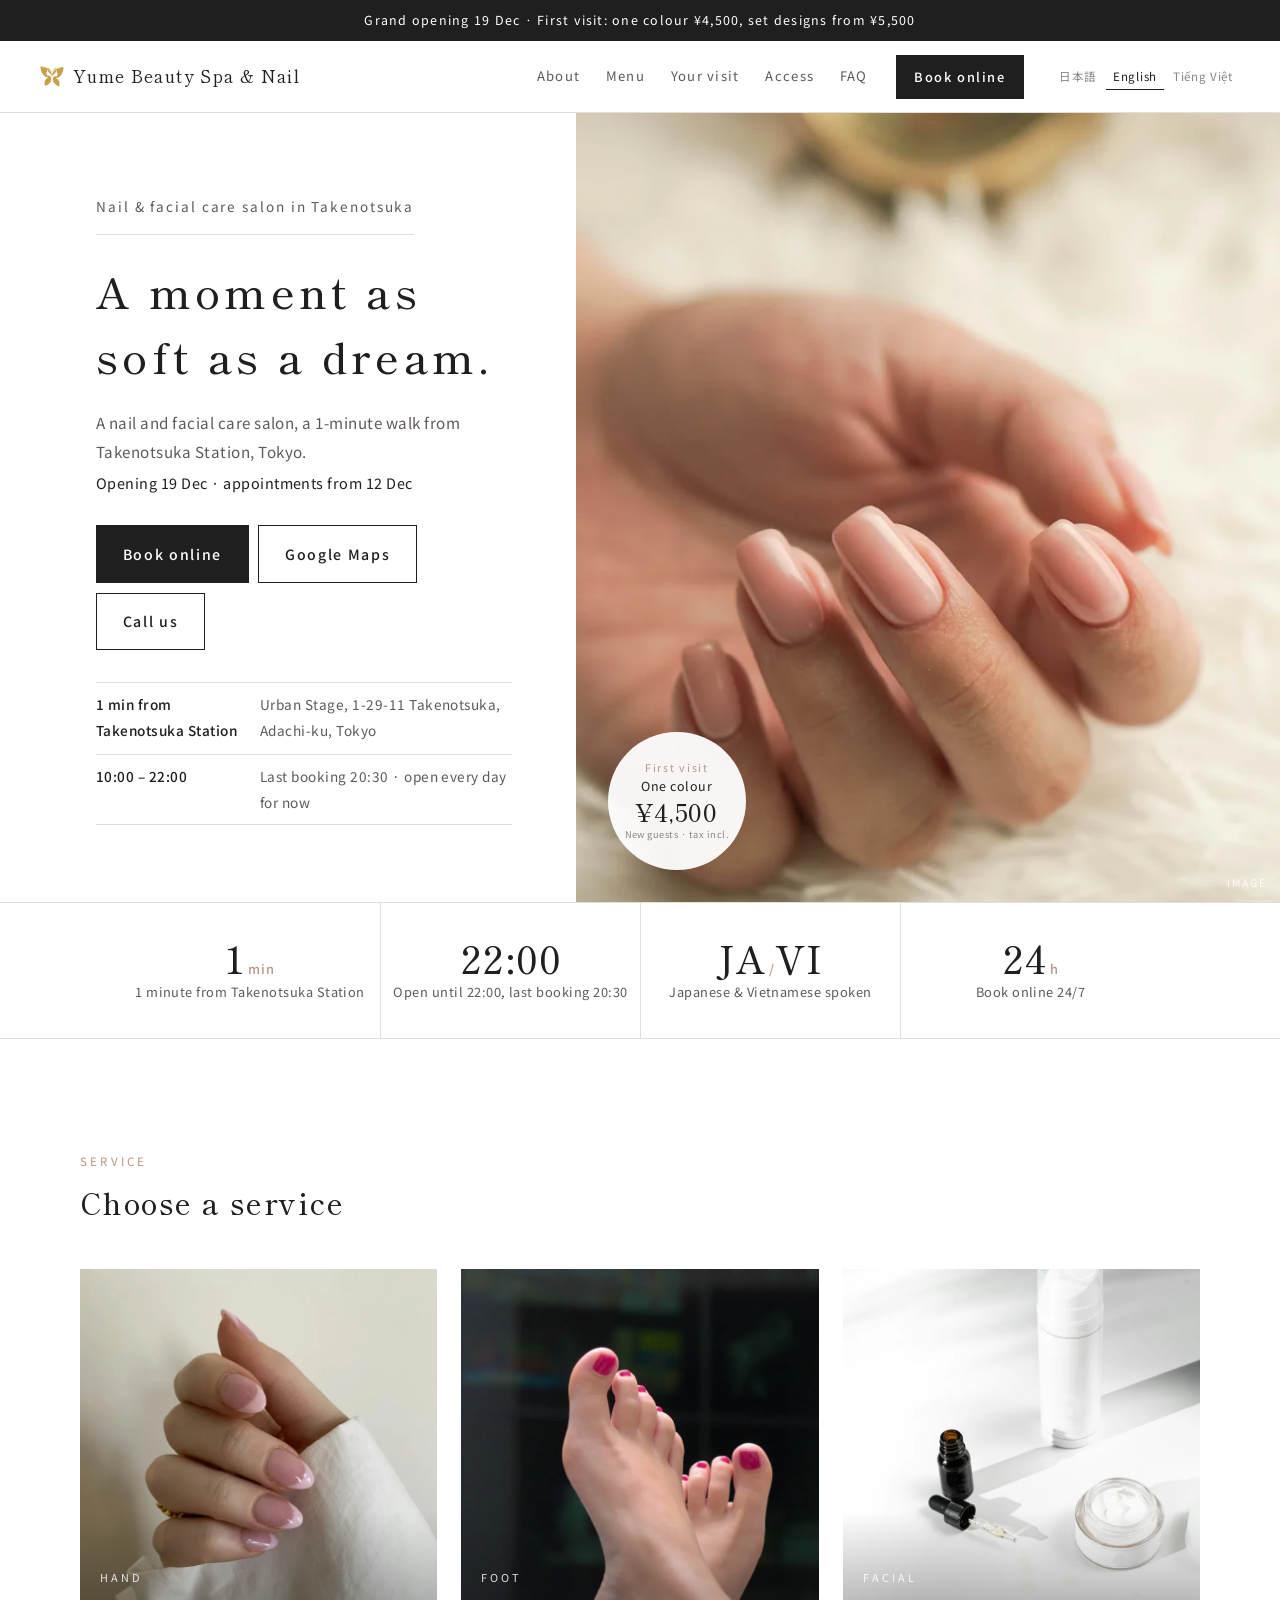
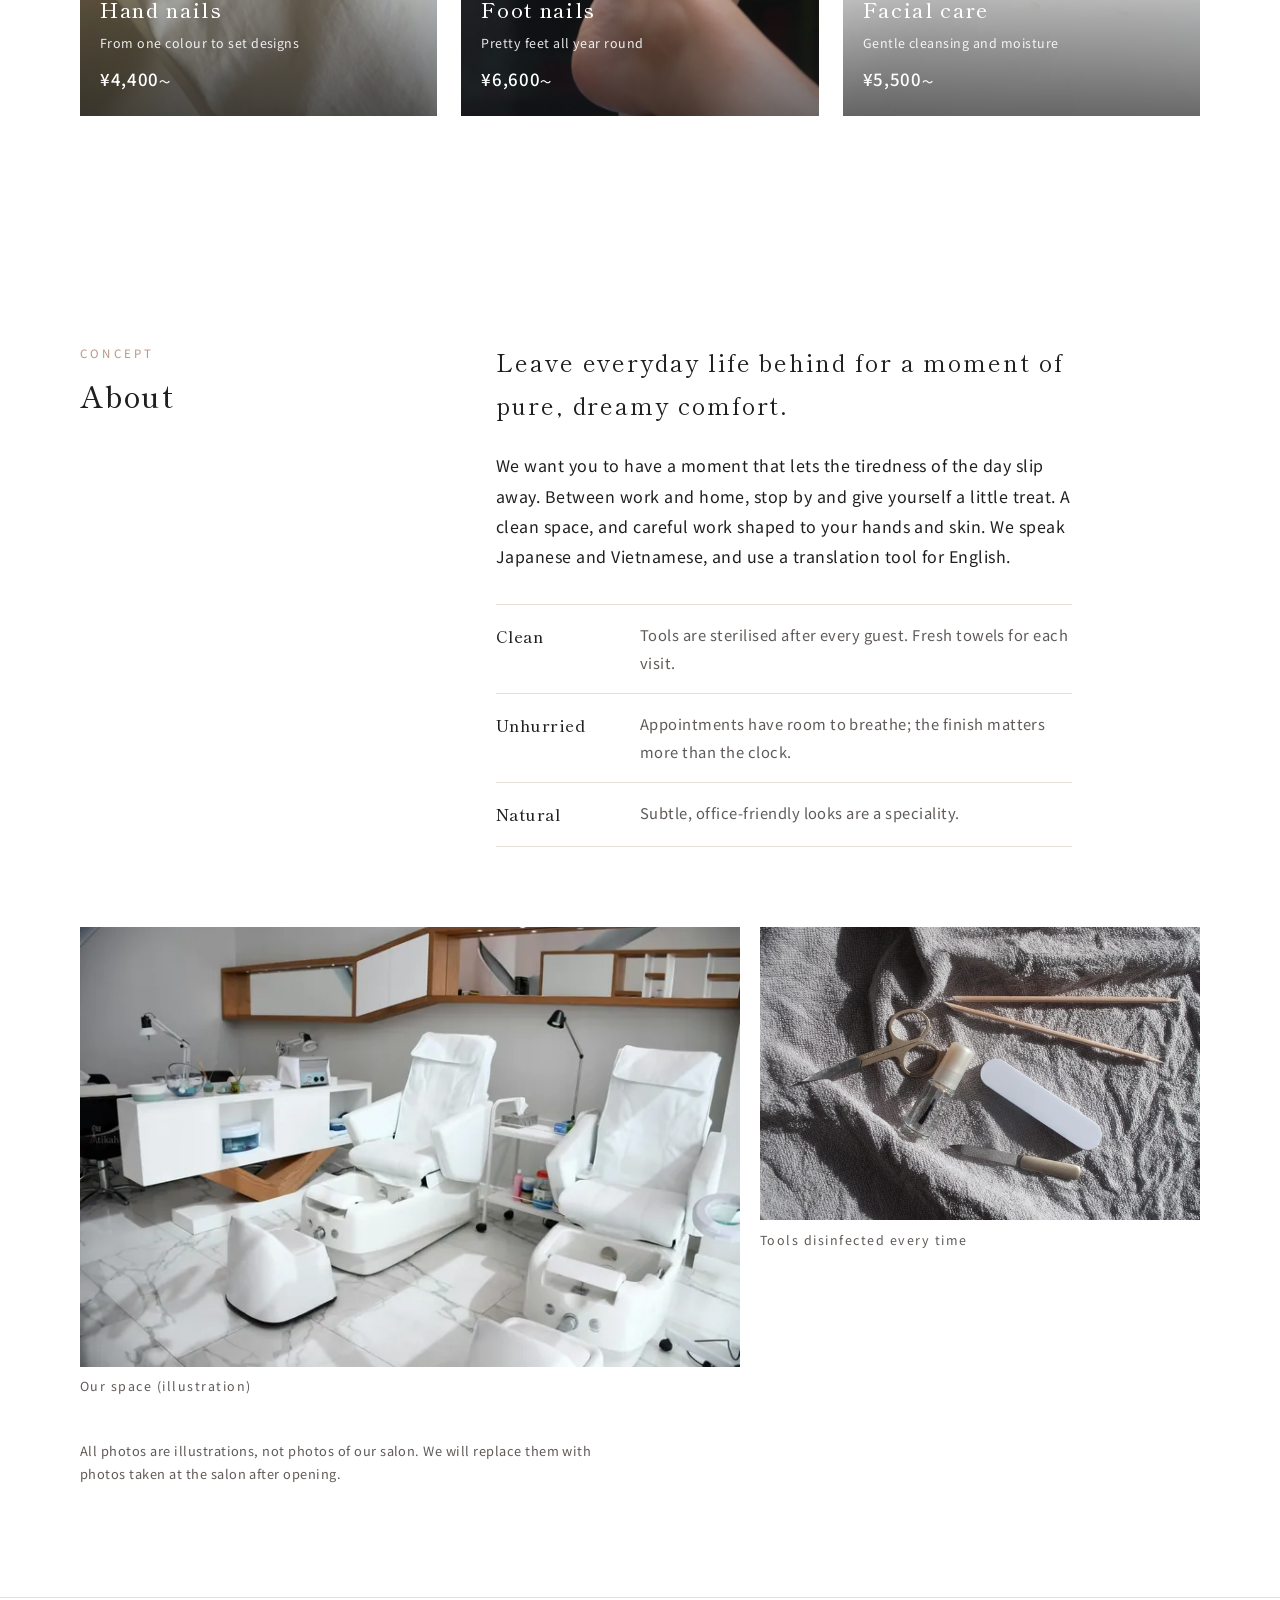
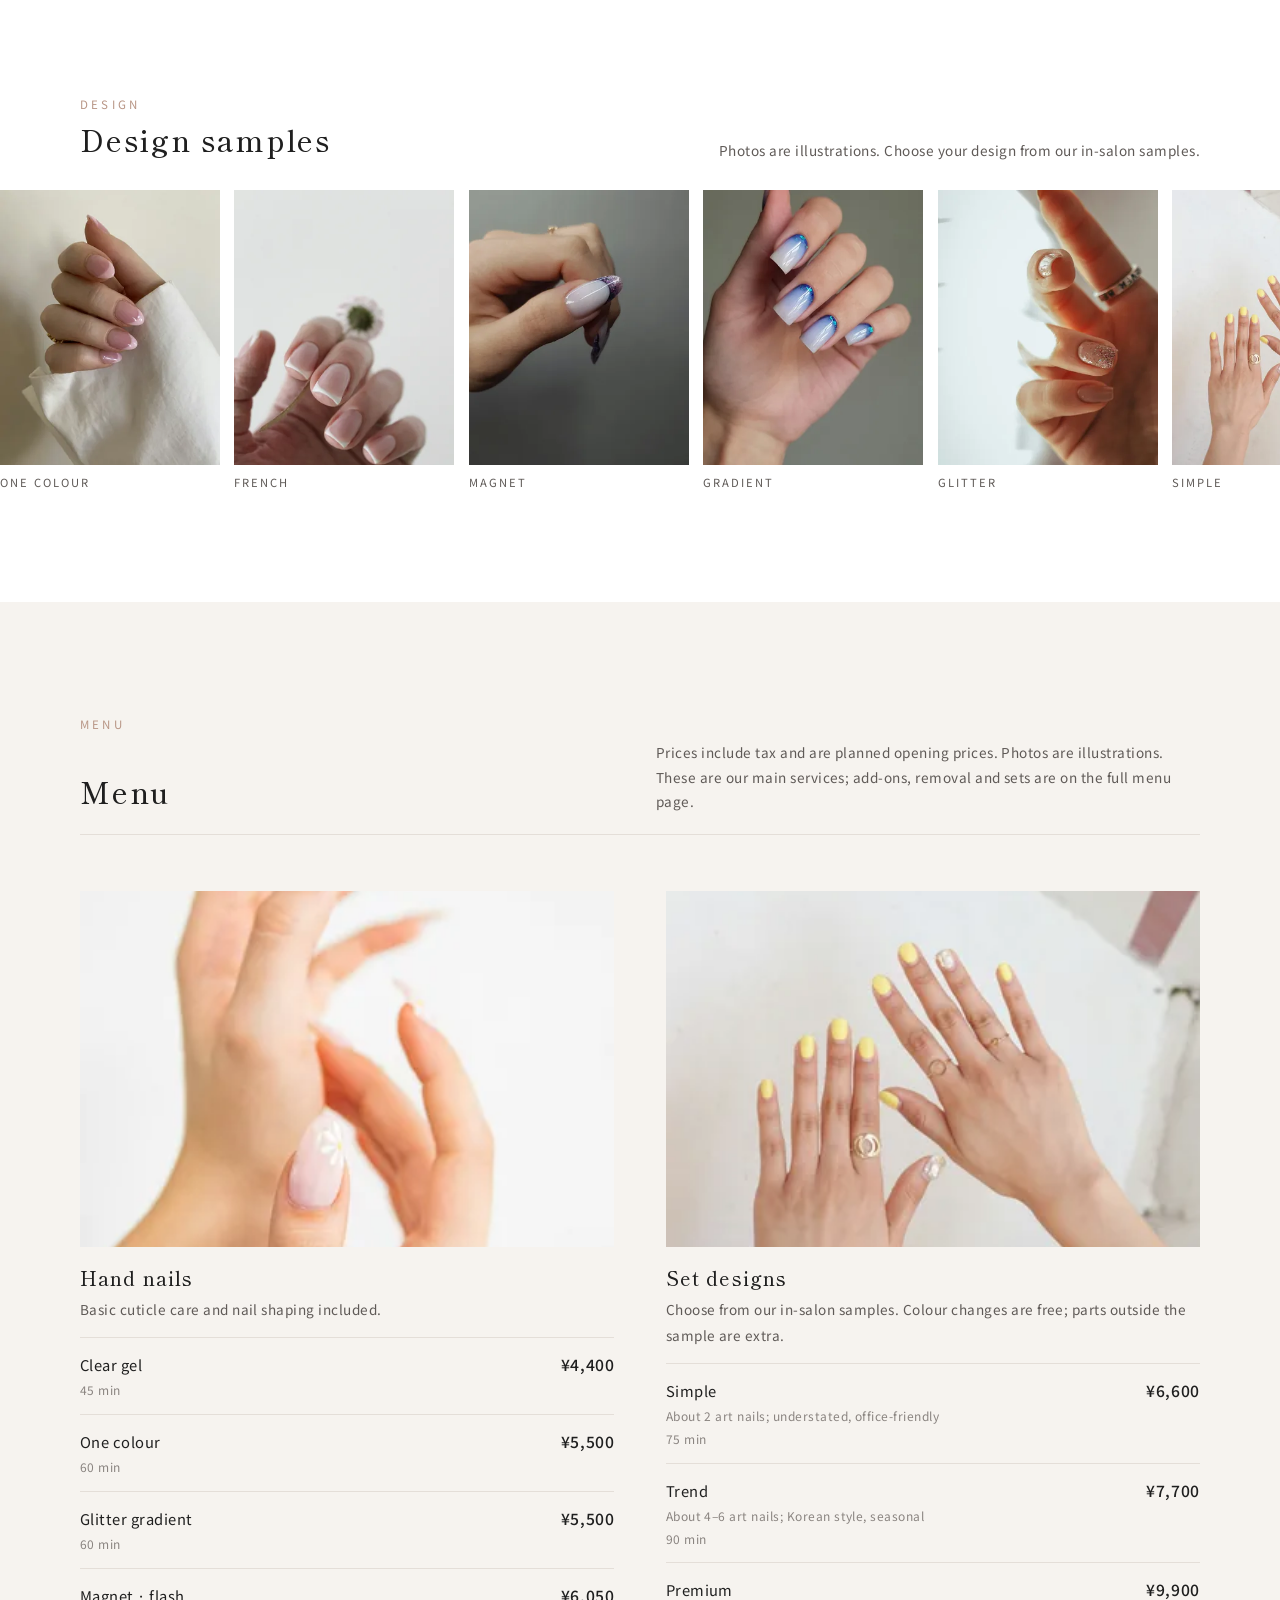
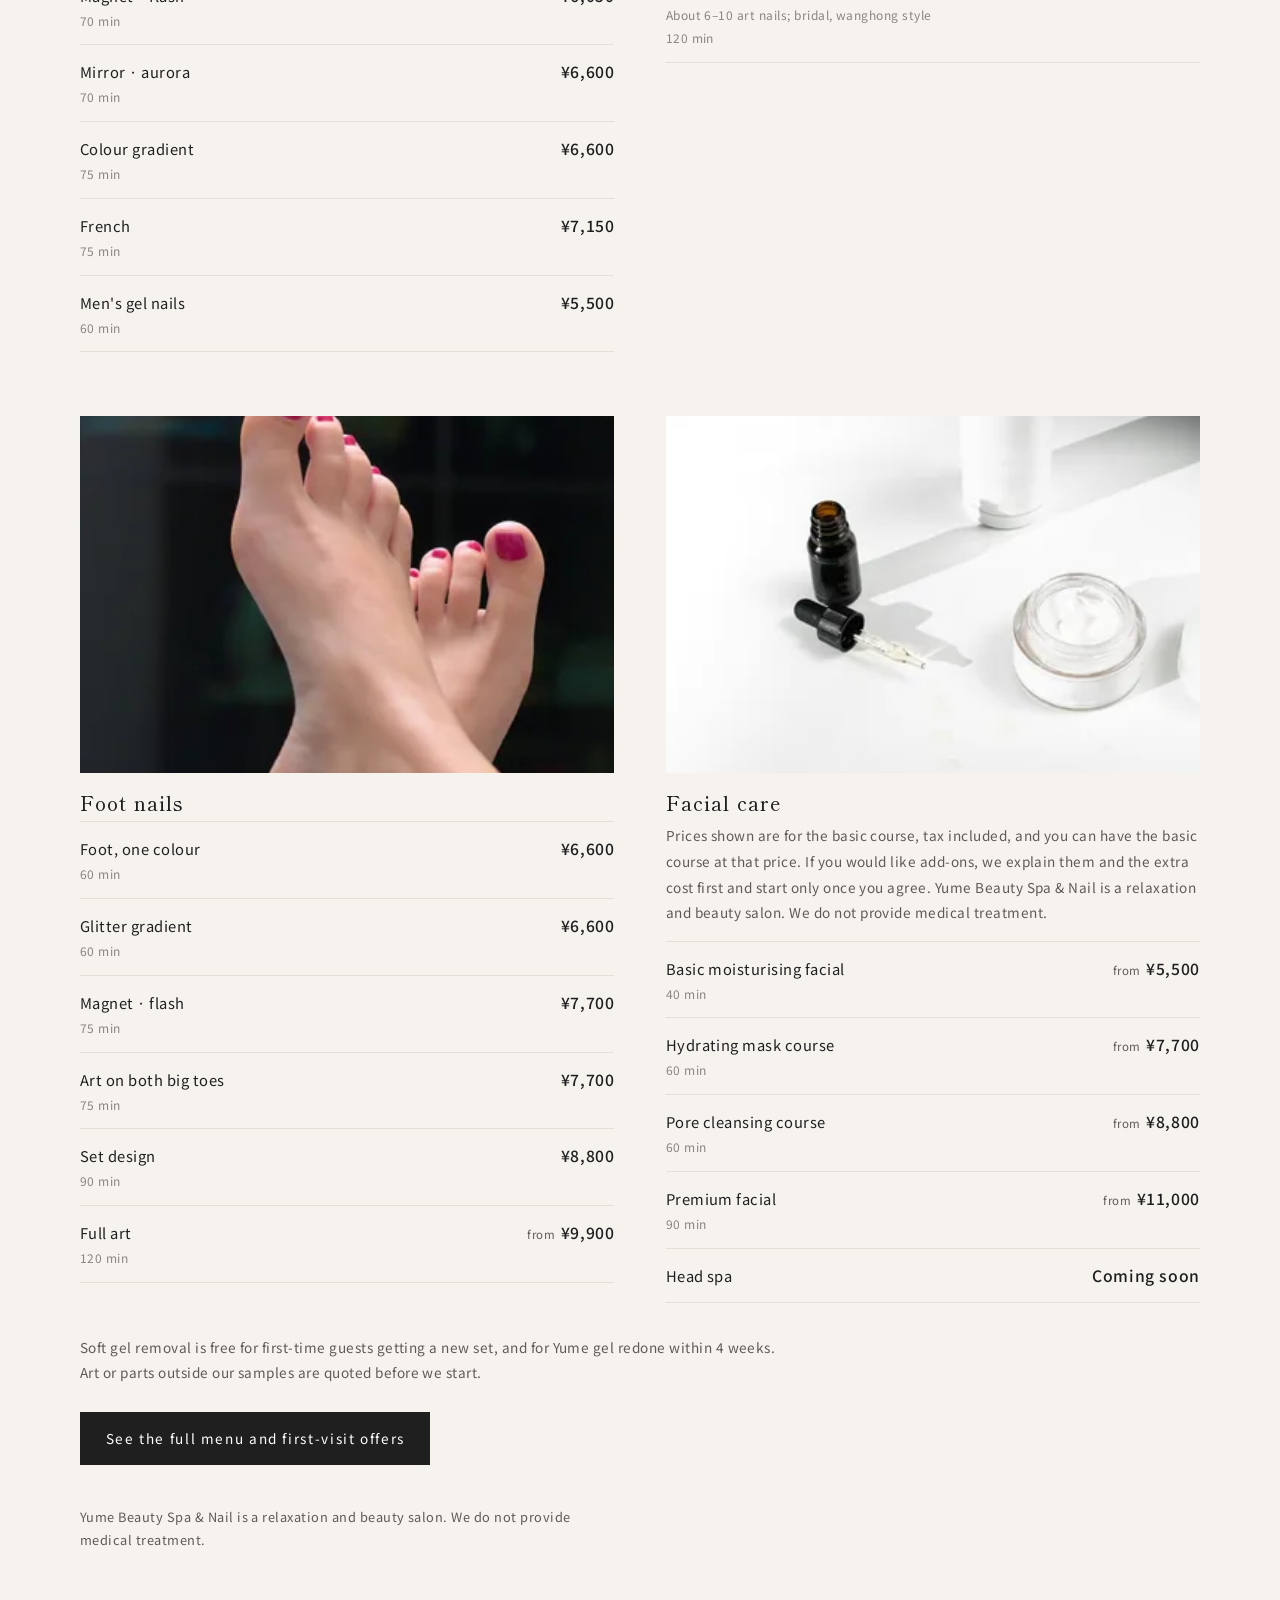
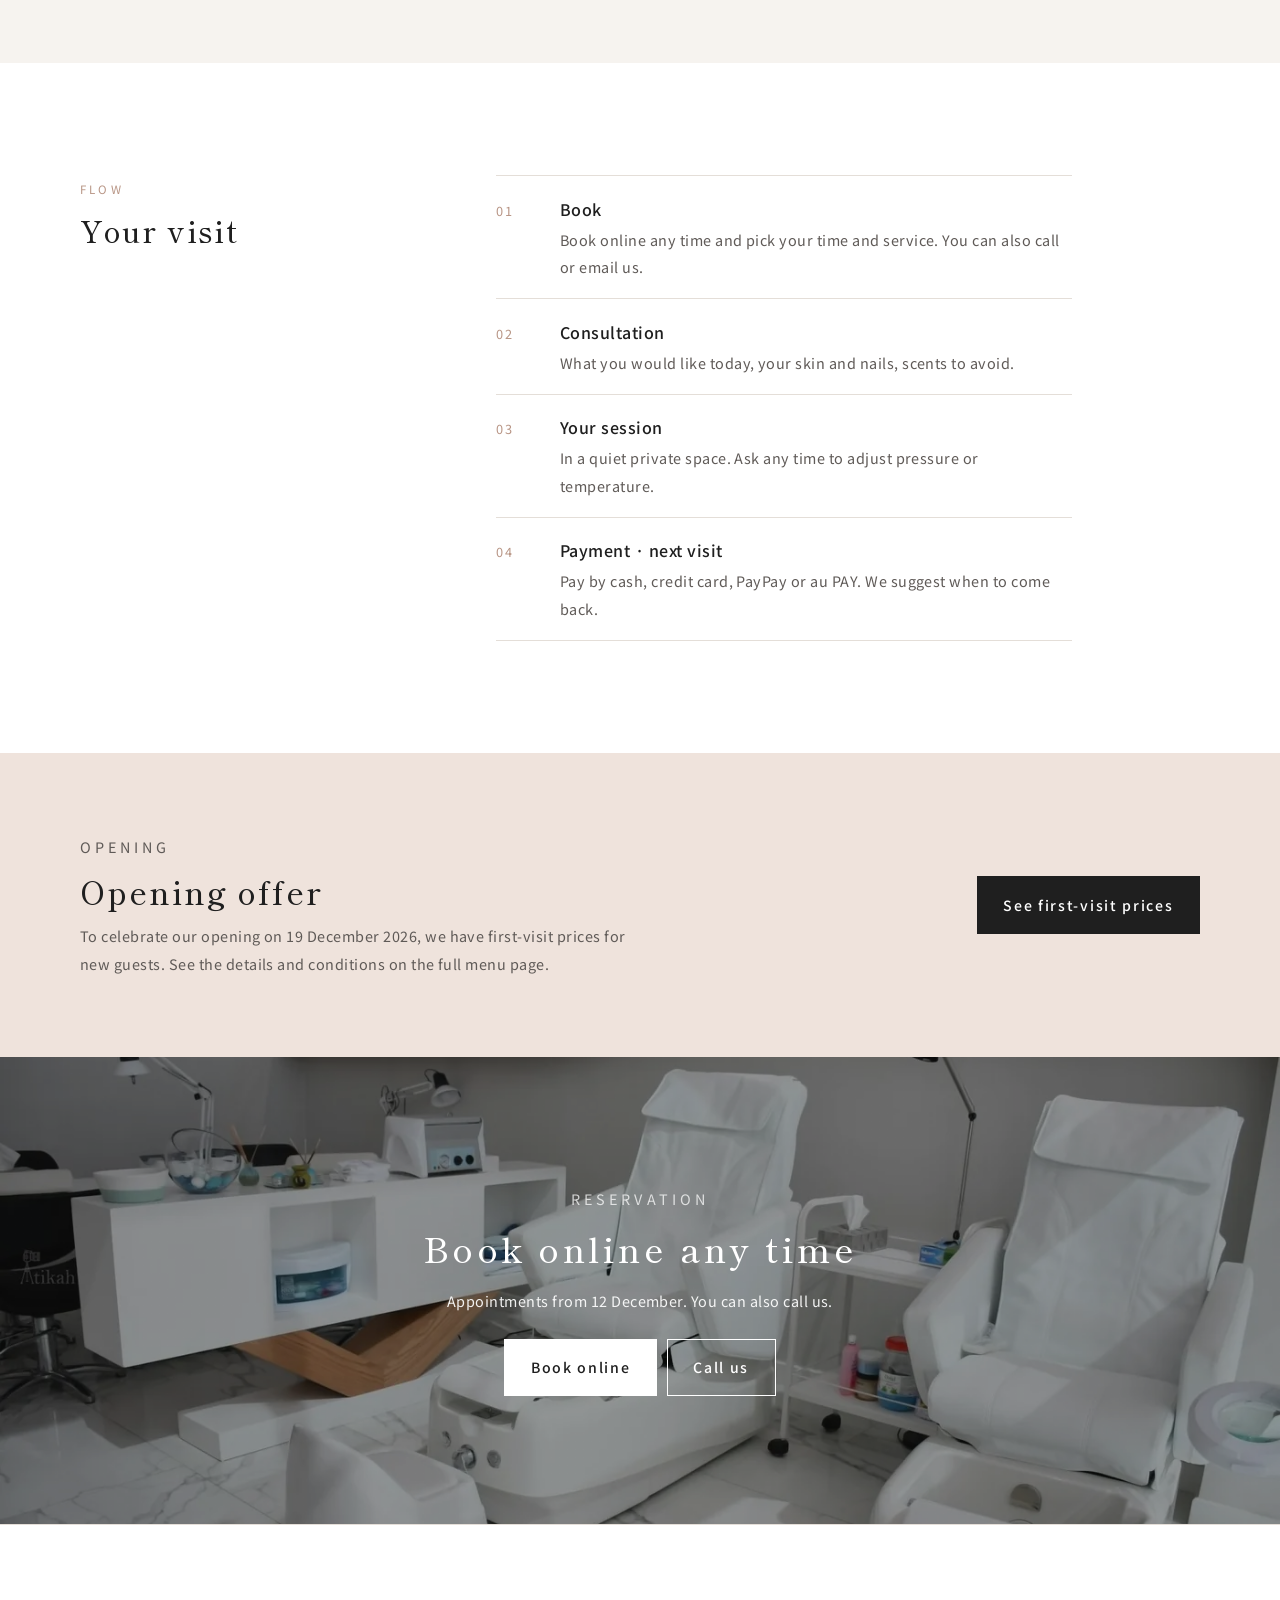
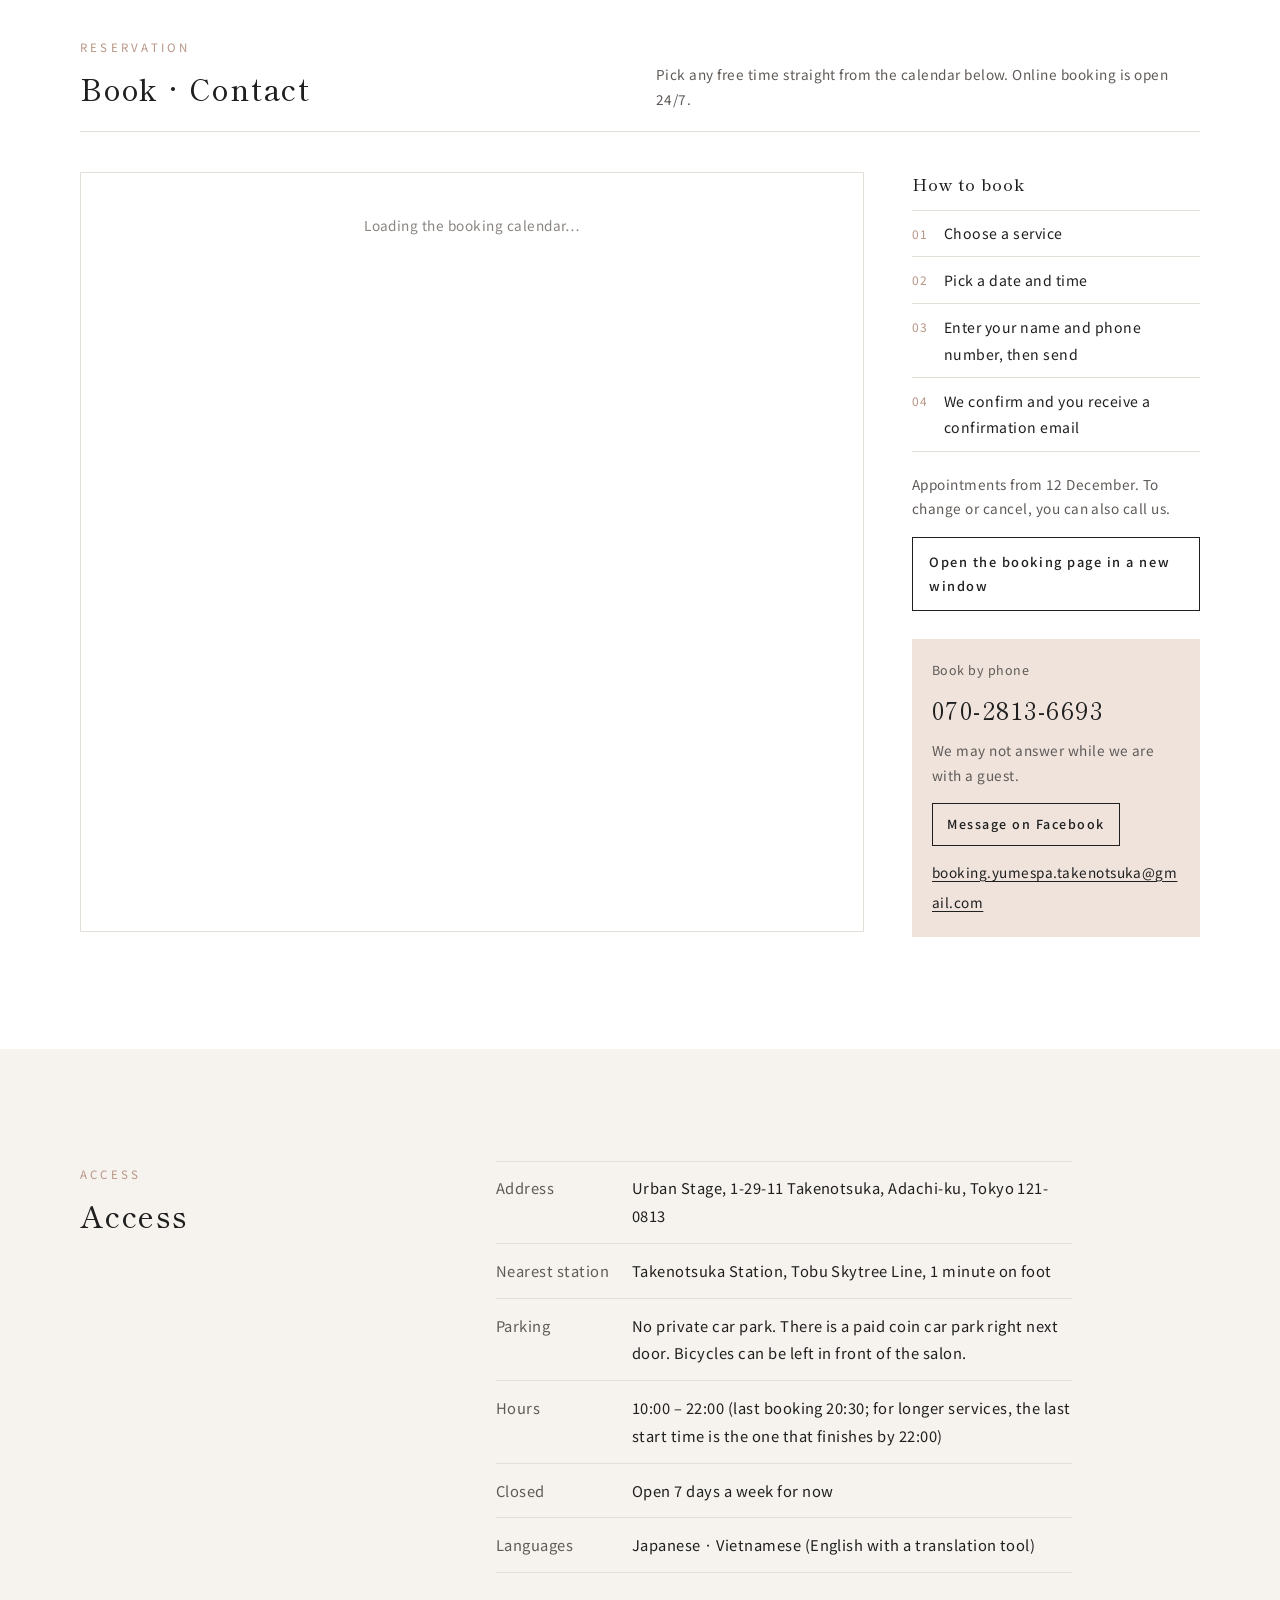
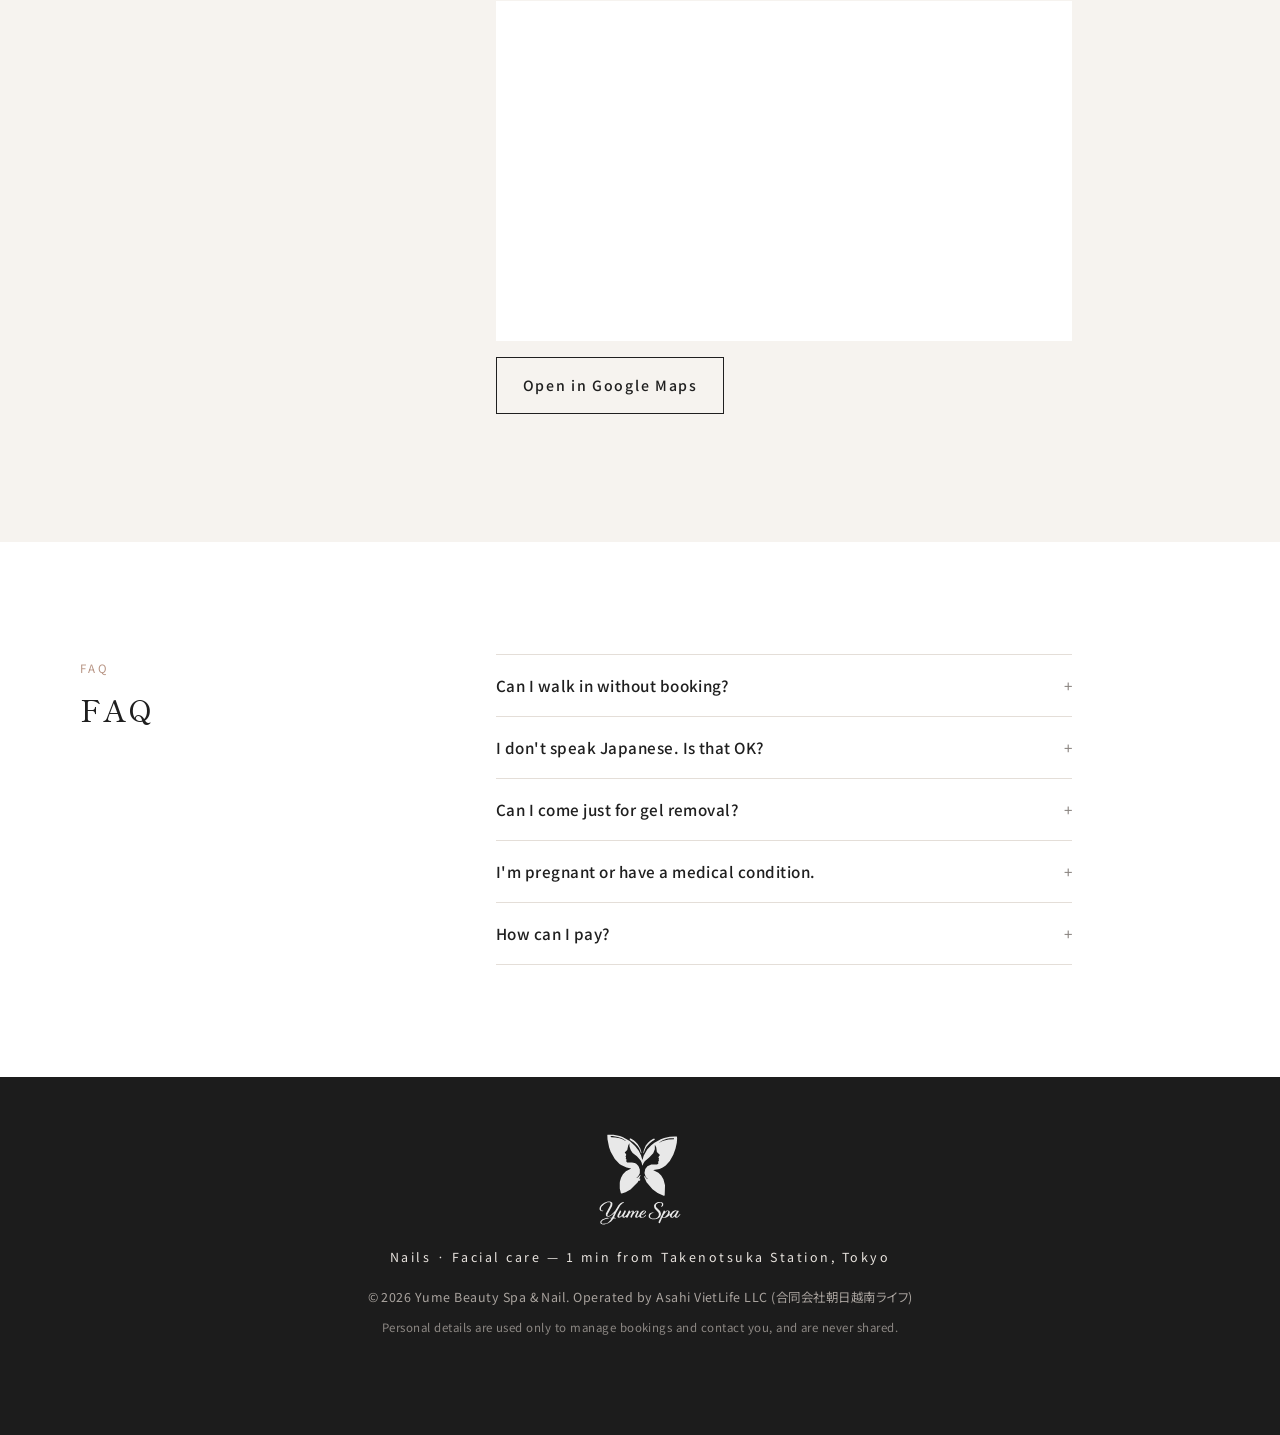
<file: en/index.html>
<!doctype html>
<!-- Tệp này do tools/build.mjs tạo ra. Đừng sửa tay: sửa src/template.html hoặc assets/js/i18n.js rồi chạy node tools/build.mjs -->
<html lang="en" data-page-lang="en" data-base="../">
<head>
  <meta charset="utf-8">
  <meta name="viewport" content="width=device-width, initial-scale=1">
  <title>Yume Beauty Spa &amp; Nail | Nail and facial care salon, 1 min from Takenotsuka Station, Tokyo</title>
  <meta name="description" content="Yume Beauty Spa &amp; Nail is a nail and facial care salon in Takenotsuka, Adachi-ku, Tokyo, a 1-minute walk from Takenotsuka Station: gel nails, set designs, extensions, pedicure gel and facial care. Japanese and Vietnamese spoken; English with a translation tool. Opening planned for 19 December 2026.">
  <meta property="og:title" content="Yume Beauty Spa &amp; Nail | Nail and facial care salon, 1 min from Takenotsuka Station, Tokyo">
  <meta property="og:description" content="A moment as soft as a dream. A nail and facial care salon, 1 minute from Takenotsuka Station, Tokyo. Opening planned for 19 December 2026.">
  <meta property="og:type" content="website">
  <meta property="og:image" content="https://yumebeautyspa.com/assets/img/logo.png">
  <meta name="theme-color" content="#ffffff">
  <link rel="icon" href="../assets/img/icon-32.png" sizes="32x32">
  <link rel="apple-touch-icon" href="../assets/img/icon-180.png">
  <link rel="preconnect" href="https://fonts.googleapis.com">
  <link rel="preconnect" href="https://fonts.gstatic.com" crossorigin>
  <link href="https://fonts.googleapis.com/css2?family=Shippori+Mincho:wght@500&family=Noto+Sans+JP:wght@400;500&family=Noto+Sans:wght@400;500&display=swap" rel="stylesheet">
  <link rel="stylesheet" href="../assets/css/style.css">
  <script type="application/ld+json">
  {
    "@context": "https://schema.org",
    "@type": "BeautySalon",
    "name": "Yume Beauty Spa & Nail",
    "alternateName": "ユメ ビューティースパ＆ネイル",
    "description": "竹ノ塚駅徒歩1分のネイル＆フェイシャルケアサロン",
    "address": {
      "@type": "PostalAddress",
      "postalCode": "121-0813",
      "addressRegion": "東京都",
      "addressLocality": "足立区",
      "streetAddress": "竹の塚1丁目29-11 アーバンステージ",
      "addressCountry": "JP"
    },
    "geo": { "@type": "GeoCoordinates", "latitude": 35.7929113, "longitude": 139.7912284 },
    "hasMap": "https://www.google.com/maps?cid=10276560440520517902",
    "openingHours": "Mo-Su 10:00-22:00",
    "openingHoursSpecification": [{
      "@type": "OpeningHoursSpecification",
      "dayOfWeek": ["Monday", "Tuesday", "Wednesday", "Thursday", "Friday", "Saturday", "Sunday"],
      "opens": "10:00",
      "closes": "22:00"
    }],
    "url": "https://yumebeautyspa.com/en/",
    "telephone": "+81-70-2813-6693",
    "email": "booking.yumespa.takenotsuka@gmail.com",
    "priceRange": "¥¥",
    "paymentAccepted": "現金, クレジットカード, PayPay, au PAY",
    "knowsLanguage": ["ja", "vi"]
  }
  </script>
  <link rel="canonical" href="https://yumebeautyspa.com/en/">
  <link rel="alternate" hreflang="ja" href="https://yumebeautyspa.com/">
  <link rel="alternate" hreflang="en" href="https://yumebeautyspa.com/en/">
  <link rel="alternate" hreflang="vi" href="https://yumebeautyspa.com/vi/">
  <link rel="alternate" hreflang="x-default" href="https://yumebeautyspa.com/">
  <meta property="og:url" content="https://yumebeautyspa.com/en/">
  <script type="application/ld+json">
{
  "@context": "https://schema.org",
  "@type": "FAQPage",
  "inLanguage": "en",
  "mainEntity": [
    {
      "@type": "Question",
      "name": "Can I walk in without booking?",
      "acceptedAnswer": {
        "@type": "Answer",
        "text": "If there is space, yes, but the salon is small, so booking is recommended."
      }
    },
    {
      "@type": "Question",
      "name": "I don't speak Japanese. Is that OK?",
      "acceptedAnswer": {
        "@type": "Answer",
        "text": "Yes. We speak Vietnamese, and help in English with a translation tool."
      }
    },
    {
      "@type": "Question",
      "name": "Can I come just for gel removal?",
      "acceptedAnswer": {
        "@type": "Answer",
        "text": "Yes, including gel done at another salon."
      }
    },
    {
      "@type": "Question",
      "name": "I'm pregnant or have a medical condition.",
      "acceptedAnswer": {
        "@type": "Answer",
        "text": "Please tell us when booking. Some services may not be suitable; check with your doctor first."
      }
    },
    {
      "@type": "Question",
      "name": "How can I pay?",
      "acceptedAnswer": {
        "@type": "Answer",
        "text": "Cash, credit card (VISA, Mastercard, JCB, AMEX), PayPay or au PAY."
      }
    }
  ]
}
  </script>
</head>
<body>

<a class="skip" href="#menu" data-i18n="skip">Skip to menu</a>

<a class="topbar" href="menu/#coupon" data-i18n="topbar">Grand opening 19 Dec · First visit: one colour ¥4,500, set designs from ¥5,500</a>

<header class="top" id="top">
  <a class="brand" href="#top" aria-label="Yume Beauty Spa &amp; Nail">
    <img src="../assets/img/icon-gold.svg" alt="" width="34" height="30">
    <span>Yume Beauty Spa &amp; Nail</span>
  </a>
  <nav class="nav" aria-label="Site">
    <a href="#concept" data-i18n="nav.concept">About</a>
    <a href="#menu" data-i18n="nav.menu">Menu</a>
    <a href="#gallery" data-i18n="nav.gallery" hidden>Gallery</a>
    <a href="#flow" data-i18n="nav.flow">Your visit</a>
    <a href="#access" data-i18n="nav.access">Access</a>
    <a href="#faq" data-i18n="nav.faq">FAQ</a>
  </nav>
  <a class="btn btn-dark nav-book" href="#booking" data-i18n="cta.web">Book online</a>
  <div class="lang" role="group" aria-label="Language">
    <button type="button" data-lang="ja" data-href="../" aria-pressed="false">日本語</button>
    <button type="button" data-lang="en" data-href="../en/" aria-pressed="true">English</button>
    <button type="button" data-lang="vi" data-href="../vi/" aria-pressed="false">Tiếng Việt</button>
  </div>
</header>

<main>

  <!-- Hero: chữ bên trái, ảnh lớn bên phải (điện thoại: chữ + nút đặt lịch trước, ảnh sau) -->
  <section class="hero scene" data-scene="hero" aria-labelledby="hero-title">
    <div class="hero-text">
      <p class="hero-eyebrow" data-i18n="hero.eyebrow">Nail &amp; facial care salon in Takenotsuka</p>
      <h1 id="hero-title" class="reveal-title" data-i18n="hero.title">A moment as soft as a dream.</h1>
      <p class="hero-lead" data-i18n="hero.lead">A nail and facial care salon, a 1-minute walk from Takenotsuka Station, Tokyo.</p>
      <p class="hero-open" data-i18n="hero.open">Opening 19 Dec · appointments from 12 Dec</p>
      <div class="hero-actions">
        <a class="btn btn-dark" id="cta-line" href="#booking" data-i18n="cta.web">Book online</a>
        <a class="btn btn-line-dark" href="https://www.google.com/maps?cid=10276560440520517902" target="_blank" rel="noopener" data-i18n="cta.map">Google Maps</a>
        <a class="btn btn-line-dark js-line" href="#" target="_blank" rel="noopener" data-i18n="cta.line" hidden>Message on LINE</a>
        <a class="btn btn-line-dark js-tel" href="tel:+817028136693" data-i18n="cta.tel">Call us</a>
      </div>
      <dl class="hero-quick">
        <div><dt data-i18n="quick.where">1 min from Takenotsuka Station</dt><dd data-i18n="quick.addr">Urban Stage, 1-29-11 Takenotsuka, Adachi-ku, Tokyo</dd></div>
        <div><dt data-i18n="quick.hours">10:00 – 22:00</dt><dd data-i18n="quick.hoursv">Last booking 20:30 · open every day for now</dd></div>
      </dl>
    </div>
    <figure class="hero-photo">
      <img src="../assets/img/photos/hero-1200.webp" srcset="../assets/img/photos/hero-720.webp 720w, ../assets/img/photos/hero-1200.webp 1200w" sizes="(max-width: 760px) 100vw, 55vw" width="1200" height="1500" fetchpriority="high" decoding="async" alt="A hand with pink-beige one-colour gel nails" data-i18n-alt="photos.a1">
      <a class="hero-badge" href="menu/#coupon"><span data-i18n="badge.tag">First visit</span><em data-i18n="badge.name">One colour</em><strong>¥4,500</strong><small data-i18n="badge.note">New guests · tax incl.</small></a>
      <figcaption>Image</figcaption>
    </figure>
  </section>

  <!-- 4 điểm mạnh -->
  <section class="points" aria-label="Yume">
    <ul class="wrap point-list">
      <li><strong>1<small>min</small></strong><span data-i18n="pt1">1 minute from Takenotsuka Station</span></li>
      <li><strong>22:00</strong><span data-i18n="pt2">Open until 22:00, last booking 20:30</span></li>
      <li><strong>JA<small>/</small>VI</strong><span data-i18n="pt3">Japanese &amp; Vietnamese spoken</span></li>
      <li><strong>24<small>h</small></strong><span data-i18n="pt4">Book online 24/7</span></li>
    </ul>
  </section>

  <!-- 3 dịch vụ chính có ảnh lớn -->
  <section class="section services" id="services" aria-labelledby="services-title">
    <div class="wrap">
      <p class="eyebrow" aria-hidden="true">Service</p>
      <h2 id="services-title" data-i18n="sv.title">Choose a service</h2>
      <ul class="sv-list">
        <li><a href="#menu"><img src="../assets/img/menu/one-720.webp" width="720" height="900" loading="lazy" decoding="async" alt=""><span class="sv-body"><em>Hand</em><b data-i18n="sv.hand">Hand nails</b><span data-i18n="sv.hand.d">From one colour to set designs</span><strong>¥4,400<small>〜</small></strong></span></a></li>
        <li><a href="#menu"><img src="../assets/img/menu/foot-720.webp" width="720" height="900" loading="lazy" decoding="async" alt=""><span class="sv-body"><em>Foot</em><b data-i18n="sv.foot">Foot nails</b><span data-i18n="sv.foot.d">Pretty feet all year round</span><strong>¥6,600<small>〜</small></strong></span></a></li>
        <li><a href="#menu"><img src="../assets/img/menu/facial-720.webp" width="720" height="900" loading="lazy" decoding="async" alt=""><span class="sv-body"><em>Facial</em><b data-i18n="sv.facial">Facial care</b><span data-i18n="sv.facial.d">Gentle cleansing and moisture</span><strong>¥5,500<small>〜</small></strong></span></a></li>
      </ul>
    </div>
  </section>

  <section class="section concept" id="concept" aria-labelledby="concept-title">
    <div class="wrap two">
      <div class="col-title">
        <p class="eyebrow" aria-hidden="true">Concept</p>
        <h2 id="concept-title" data-i18n="concept.title">About</h2>
      </div>
      <div class="col-body">
        <p class="big" data-i18n="concept.lead">Leave everyday life behind for a moment of pure, dreamy comfort.</p>
        <p data-i18n="concept.body">We want you to have a moment that lets the tiredness of the day slip away. Between work and home, stop by and give yourself a little treat. A clean space, and careful work shaped to your hands and skin. We speak Japanese and Vietnamese, and use a translation tool for English.</p>
        <ul class="values">
          <li><strong data-i18n="concept.v1">Clean</strong><span data-i18n="concept.v1b">Tools are sterilised after every guest. Fresh towels for each visit.</span></li>
          <li><strong data-i18n="concept.v2">Unhurried</strong><span data-i18n="concept.v2b">Appointments have room to breathe; the finish matters more than the clock.</span></li>
          <li><strong data-i18n="concept.v3">Natural</strong><span data-i18n="concept.v3b">Subtle, office-friendly looks are a speciality.</span></li>
        </ul>
      </div>
    </div>
    <!-- Ảnh minh họa do AI tạo (Canva, 26/11/2026) – không phải ảnh tại quán. Nguồn: assets/img/photos/CREDITS.md. Ảnh chụp tại quán thì đưa vào mục Gallery. -->
    <div class="wrap photo-wrap">
      <ul class="space-band">
        <li><figure><img src="../assets/img/photos/salon-1400.webp" srcset="../assets/img/photos/salon-700.webp 700w, ../assets/img/photos/salon-1400.webp 1400w" sizes="(max-width: 720px) 92vw, 540px" width="1400" height="933" loading="lazy" decoding="async" alt="Illustration of a nail salon with warm lighting" data-i18n-alt="photos.a5"><figcaption data-i18n="photos.c5">Our space (illustration)</figcaption></figure></li>
        <li><figure><img src="../assets/img/photos/tools-1400.webp" srcset="../assets/img/photos/tools-700.webp 700w, ../assets/img/photos/tools-1400.webp 1400w" sizes="(max-width: 720px) 92vw, 540px" width="1400" height="933" loading="lazy" decoding="async" alt="A tray of individually packed tools and gel bottles" data-i18n-alt="photos.a6"><figcaption data-i18n="photos.c6">Tools disinfected every time</figcaption></figure></li>
      </ul>
      <p class="note small photo-note" data-i18n="photos.note">All photos are illustrations, not photos of our salon. We will replace them with photos taken at the salon after opening.</p>
    </div>
  </section>

  <!-- Dải mẫu thiết kế kéo ngang (ảnh minh họa Unsplash, ghi イメージ) -->
  <section class="designs" aria-labelledby="designs-title">
    <div class="wrap ds-head">
      <p class="eyebrow" aria-hidden="true">Design</p>
      <h2 id="designs-title" data-i18n="ds.title">Design samples</h2>
      <p class="note" data-i18n="ds.note">Photos are illustrations. Choose your design from our in-salon samples.</p>
    </div>
    <ul class="ds-strip">
        <li><img src="../assets/img/menu/one-360.webp" srcset="../assets/img/menu/one-360.webp 360w, ../assets/img/menu/one-720.webp 720w" sizes="220px" width="360" height="450" loading="lazy" decoding="async" alt="One colour"><span>One colour</span></li>
        <li><img src="../assets/img/menu/french-360.webp" srcset="../assets/img/menu/french-360.webp 360w, ../assets/img/menu/french-720.webp 720w" sizes="220px" width="360" height="450" loading="lazy" decoding="async" alt="French"><span>French</span></li>
        <li><img src="../assets/img/menu/magnet-360.webp" srcset="../assets/img/menu/magnet-360.webp 360w, ../assets/img/menu/magnet-720.webp 720w" sizes="220px" width="360" height="450" loading="lazy" decoding="async" alt="Magnet"><span>Magnet</span></li>
        <li><img src="../assets/img/menu/gradient-360.webp" srcset="../assets/img/menu/gradient-360.webp 360w, ../assets/img/menu/gradient-720.webp 720w" sizes="220px" width="360" height="450" loading="lazy" decoding="async" alt="Gradient"><span>Gradient</span></li>
        <li><img src="../assets/img/menu/glitter-360.webp" srcset="../assets/img/menu/glitter-360.webp 360w, ../assets/img/menu/glitter-720.webp 720w" sizes="220px" width="360" height="450" loading="lazy" decoding="async" alt="Glitter"><span>Glitter</span></li>
        <li><img src="../assets/img/menu/simple-360.webp" srcset="../assets/img/menu/simple-360.webp 360w, ../assets/img/menu/simple-720.webp 720w" sizes="220px" width="360" height="450" loading="lazy" decoding="async" alt="Simple"><span>Simple</span></li>
        <li><img src="../assets/img/menu/trend-360.webp" srcset="../assets/img/menu/trend-360.webp 360w, ../assets/img/menu/trend-720.webp 720w" sizes="220px" width="360" height="450" loading="lazy" decoding="async" alt="Trend"><span>Trend</span></li>
        <li><img src="../assets/img/menu/premium-360.webp" srcset="../assets/img/menu/premium-360.webp 360w, ../assets/img/menu/premium-720.webp 720w" sizes="220px" width="360" height="450" loading="lazy" decoding="async" alt="Premium"><span>Premium</span></li>
        <li><img src="../assets/img/menu/mirror-360.webp" srcset="../assets/img/menu/mirror-360.webp 360w, ../assets/img/menu/mirror-720.webp 720w" sizes="220px" width="360" height="450" loading="lazy" decoding="async" alt="Aurora"><span>Aurora</span></li>
        <li><img src="../assets/img/menu/tips-360.webp" srcset="../assets/img/menu/tips-360.webp 360w, ../assets/img/menu/tips-720.webp 720w" sizes="220px" width="360" height="450" loading="lazy" decoding="async" alt="Extension"><span>Extension</span></li>
        <li><img src="../assets/img/menu/foot-art-360.webp" srcset="../assets/img/menu/foot-art-360.webp 360w, ../assets/img/menu/foot-art-720.webp 720w" sizes="220px" width="360" height="450" loading="lazy" decoding="async" alt="Foot art"><span>Foot art</span></li>
        <li><img src="../assets/img/menu/care-360.webp" srcset="../assets/img/menu/care-360.webp 360w, ../assets/img/menu/care-720.webp 720w" sizes="220px" width="360" height="450" loading="lazy" decoding="async" alt="Nail care"><span>Nail care</span></li>
    </ul>
  </section>
  <section class="section menu" id="menu" aria-labelledby="menu-title">
    <div class="wrap">
      <div class="menu-head">
        <p class="eyebrow" aria-hidden="true">Menu</p>
        <h2 id="menu-title" data-i18n="menu.title">Menu</h2>
        <p class="note" data-i18n="menu.note">Prices include tax and are planned opening prices. Photos are illustrations. These are our main services; add-ons, removal and sets are on the full menu page.</p>
      </div>
      <div class="menu-grid" id="menu-grid" data-static="1"><div class="menu-card cat-hand"><img class="menu-thumb" src="../assets/img/menu/clear-360.webp" width="360" height="450" loading="lazy" decoding="async" alt="Clear gel"><h3><i aria-hidden="true"></i>Hand nails</h3><p class="d">Basic cuticle care and nail shaping included.</p><ul class="price-list"><li><span class="n">Clear gel</span><span class="p">¥4,400</span><span class="t">45 min</span></li><li><span class="n">One colour</span><span class="p">¥5,500</span><span class="t">60 min</span></li><li><span class="n">Glitter gradient</span><span class="p">¥5,500</span><span class="t">60 min</span></li><li><span class="n">Magnet · flash</span><span class="p">¥6,050</span><span class="t">70 min</span></li><li><span class="n">Mirror · aurora</span><span class="p">¥6,600</span><span class="t">70 min</span></li><li><span class="n">Colour gradient</span><span class="p">¥6,600</span><span class="t">75 min</span></li><li><span class="n">French</span><span class="p">¥7,150</span><span class="t">75 min</span></li><li><span class="n">Men's gel nails</span><span class="p">¥5,500</span><span class="t">60 min</span></li></ul></div><div class="menu-card cat-fixed"><img class="menu-thumb" src="../assets/img/menu/simple-360.webp" width="360" height="450" loading="lazy" decoding="async" alt="Simple"><h3><i aria-hidden="true"></i>Set designs</h3><p class="d">Choose from our in-salon samples. Colour changes are free; parts outside the sample are extra.</p><ul class="price-list"><li><span class="n">Simple<small class="d2">About 2 art nails; understated, office-friendly</small></span><span class="p">¥6,600</span><span class="t">75 min</span></li><li><span class="n">Trend<small class="d2">About 4–6 art nails; Korean style, seasonal</small></span><span class="p">¥7,700</span><span class="t">90 min</span></li><li><span class="n">Premium<small class="d2">About 6–10 art nails; bridal, wanghong style</small></span><span class="p">¥9,900</span><span class="t">120 min</span></li></ul></div><div class="menu-card cat-foot"><img class="menu-thumb" src="../assets/img/menu/foot-360.webp" width="360" height="450" loading="lazy" decoding="async" alt="Foot one colour"><h3><i aria-hidden="true"></i>Foot nails</h3><ul class="price-list"><li><span class="n">Foot, one colour</span><span class="p">¥6,600</span><span class="t">60 min</span></li><li><span class="n">Glitter gradient</span><span class="p">¥6,600</span><span class="t">60 min</span></li><li><span class="n">Magnet · flash</span><span class="p">¥7,700</span><span class="t">75 min</span></li><li><span class="n">Art on both big toes</span><span class="p">¥7,700</span><span class="t">75 min</span></li><li><span class="n">Set design</span><span class="p">¥8,800</span><span class="t">90 min</span></li><li><span class="n">Full art</span><span class="p"><small>from </small>¥9,900</span><span class="t">120 min</span></li></ul></div><div class="menu-card cat-facial"><img class="menu-thumb" src="../assets/img/menu/facial-360.webp" width="360" height="450" loading="lazy" decoding="async" alt="Facial"><h3><i aria-hidden="true"></i>Facial care</h3><p class="d">Prices shown are for the basic course, tax included, and you can have the basic course at that price. If you would like add-ons, we explain them and the extra cost first and start only once you agree. Yume Beauty Spa &amp; Nail is a relaxation and beauty salon. We do not provide medical treatment.</p><ul class="price-list"><li><span class="n">Basic moisturising facial</span><span class="p"><small>from </small>¥5,500</span><span class="t">40 min</span></li><li><span class="n">Hydrating mask course</span><span class="p"><small>from </small>¥7,700</span><span class="t">60 min</span></li><li><span class="n">Pore cleansing course</span><span class="p"><small>from </small>¥8,800</span><span class="t">60 min</span></li><li><span class="n">Premium facial</span><span class="p"><small>from </small>¥11,000</span><span class="t">90 min</span></li><li><span class="n">Head spa</span><span class="p">Coming soon</span><span class="t"></span></li></ul></div></div>
      <p class="note menu-off" data-i18n="menu.off">Soft gel removal is free for first-time guests getting a new set, and for Yume gel redone within 4 weeks. Art or parts outside our samples are quoted before we start.</p>
      <p class="menu-print"><a class="link" href="menu/" data-i18n="menu.print">See the full menu and first-visit offers</a></p>
      <p class="note small" data-i18n="menu.legal">Yume Beauty Spa &amp; Nail is a relaxation and beauty salon. We do not provide medical treatment.</p>
    </div>
  </section>


  <!-- Gallery: 3D tilt cards, slots for salon / nail designs / guests. Images listed in assets/js/gallery.js -->
  <section class="section gallery" id="gallery" aria-labelledby="gallery-title" hidden>
    <div class="wrap">
      <div class="menu-head">
        <p class="eyebrow" aria-hidden="true">Gallery</p>
        <h2 id="gallery-title" data-i18n="gallery.title">Gallery</h2>
        <p class="note" data-i18n="gallery.note">Guest photos appear only with the guest's consent.</p>
      </div>
      <div class="gallery-groups" id="gallery-groups"></div>
    </div>
  </section>

  <section class="section flow" id="flow" aria-labelledby="flow-title">
    <div class="wrap two">
      <div class="col-title">
        <p class="eyebrow" aria-hidden="true">Flow</p>
        <h2 id="flow-title" data-i18n="flow.title">Your visit</h2>
      </div>
      <div class="col-body">
        <ol class="steps">
          <li><strong data-i18n="flow.s1">Book</strong><span data-i18n="flow.s1b">Book online any time and pick your time and service. You can also call or email us.</span></li>
          <li><strong data-i18n="flow.s2">Consultation</strong><span data-i18n="flow.s2b">What you would like today, your skin and nails, scents to avoid.</span></li>
          <li><strong data-i18n="flow.s3">Your session</strong><span data-i18n="flow.s3b">In a quiet private space. Ask any time to adjust pressure or temperature.</span></li>
          <li><strong data-i18n="flow.s4">Payment · next visit</strong><span data-i18n="flow.s4b">Pay by cash, credit card, PayPay or au PAY. We suggest when to come back.</span></li>
        </ol>
      </div>
    </div>
  </section>

  <section class="section opening" id="opening" aria-labelledby="opening-title">
    <div class="wrap">
      <div class="opening-card">
        <p class="eyebrow" aria-hidden="true">Opening</p>
        <h2 id="opening-title" data-i18n="opening.title">Opening offer</h2>
        <p data-i18n="opening.body">To celebrate our opening on 19 December 2026, we have first-visit prices for new guests. See the details and conditions on the full menu page.</p>
        <a class="btn btn-gold" href="menu/#coupon" data-i18n="opening.cta">See first-visit prices</a>
      </div>
    </div>
  </section>

  <!-- Dải đặt lịch có ảnh nền -->
  <section class="cta-band" aria-labelledby="cta-title">
    <div class="cta-inner">
      <p class="eyebrow" aria-hidden="true">Reservation</p>
      <h2 id="cta-title" data-i18n="cta.title">Book online any time</h2>
      <p data-i18n="cta.sub">Appointments from 12 December. You can also call us.</p>
      <div class="cta-actions"><a class="btn btn-white" href="#booking" data-i18n="cta.web">Book online</a><a class="btn btn-line-white js-line" href="#" target="_blank" rel="noopener" data-i18n="cta.line" hidden>Message on LINE</a><a class="btn btn-line-white js-tel" href="tel:+817028136693" data-i18n="cta.tel">Call us</a></div>
    </div>
  </section>
  <!-- Đặt lịch: lịch Square nhúng ngay trong trang -->
  <section class="section booking" id="booking" aria-labelledby="booking-title">
    <div class="wrap">
      <div class="bk-head">
        <p class="eyebrow" aria-hidden="true">Reservation</p>
        <h2 id="booking-title" data-i18n="booking.title">Book · Contact</h2>
        <p class="note" data-i18n="booking.lead">Pick any free time straight from the calendar below. Online booking is open 24/7.</p>
      </div>
      <div class="bk-grid">
        <div class="bk-embed" id="bk-embed">
          <p class="bk-loading" data-i18n="bk.loading">Loading the booking calendar…</p>
          <script src="https://square.site/appointments/buyer/widget/69awg5w0exe62m/LK15VJNH9TBDG.js"></script>
          <noscript><a class="btn btn-dark" href="https://book.squareup.com/appointments/69awg5w0exe62m/location/LK15VJNH9TBDG/services">WEB予約</a></noscript>
        </div>
        <aside class="bk-side">
          <h3 data-i18n="bk.steps">How to book</h3>
          <ol class="bk-steps">
            <li data-i18n="bk.s1">Choose a service</li>
            <li data-i18n="bk.s2">Pick a date and time</li>
            <li data-i18n="bk.s3">Enter your name and phone number, then send</li>
            <li data-i18n="bk.s4">We confirm and you receive a confirmation email</li>
          </ol>
          <p class="note" data-i18n="bk.note">Appointments from 12 December. To change or cancel, you can also call us.</p>
          <p><a class="btn btn-line-dark bk-open" href="https://book.squareup.com/appointments/69awg5w0exe62m/location/LK15VJNH9TBDG/services" target="_blank" rel="noopener" data-i18n="bk.open">Open the booking page in a new window</a></p>
          <div class="bk-linebox js-line-box" hidden>
            <p class="bk-label" data-i18n="bk.line">Book or ask on LINE</p>
            <a class="btn bk-line-btn js-line" href="#" target="_blank" rel="noopener" data-i18n="bk.linebtn" hidden>Add us on LINE</a>
            <p class="note" data-i18n="bk.linenote">Ask about designs, change or cancel your booking on LINE too.</p>
          </div>
          <div class="bk-contact">
            <p class="bk-label" data-i18n="bk.tel">Book by phone</p>
            <a class="bk-tel" href="tel:+817028136693">070-2813-6693</a>
            <p class="note" data-i18n="bk.telnote">We may not answer while we are with a guest.</p>
            <ul class="contacts">
              <li><a class="btn btn-line" id="line-link" href="#" rel="noopener" target="_blank" data-i18n="booking.line">Book on LINE</a></li>
              <li><a class="btn btn-ghost-dark" id="fb-link" href="#" rel="noopener" target="_blank" data-i18n="booking.fb">Message on Facebook</a></li>
              <li><a class="link" href="mailto:booking.yumespa.takenotsuka@gmail.com">booking.yumespa.takenotsuka@gmail.com</a></li>
            </ul>
          </div>
        </aside>
      </div>
    </div>
  </section>
  <section class="section access" id="access" aria-labelledby="access-title">
    <div class="wrap two">
      <div class="col-title">
        <p class="eyebrow" aria-hidden="true">Access</p>
        <h2 id="access-title" data-i18n="access.title">Access</h2>
      </div>
      <div class="col-body">
        <dl class="info">
          <div><dt data-i18n="access.addr">Address</dt><dd data-i18n="access.addrv">Urban Stage, 1-29-11 Takenotsuka, Adachi-ku, Tokyo 121-0813</dd></div>
          <div><dt data-i18n="access.station">Nearest station</dt><dd data-i18n="access.stationv">Takenotsuka Station, Tobu Skytree Line, 1 minute on foot</dd></div>
          <div><dt data-i18n="access.parking">Parking</dt><dd data-i18n="access.parkingv">No private car park. There is a paid coin car park right next door. Bicycles can be left in front of the salon.</dd></div>
          <div><dt data-i18n="access.hours">Hours</dt><dd data-i18n="access.hoursv">10:00 – 22:00 (last booking 20:30; for longer services, the last start time is the one that finishes by 22:00)</dd></div>
          <div><dt data-i18n="access.closed">Closed</dt><dd data-i18n="access.closedv">Open 7 days a week for now</dd></div>
          <div><dt data-i18n="access.lang">Languages</dt><dd data-i18n="access.langv">Japanese · Vietnamese (English with a translation tool)</dd></div>
        </dl>
        <div class="map" id="map" aria-label="Map">
          <p data-i18n="access.map">Loading the map.</p>
        </div>
        <p class="map-open"><a class="btn btn-ghost-dark" href="https://www.google.com/maps?cid=10276560440520517902" target="_blank" rel="noopener" data-i18n="access.gmap">Open in Google Maps</a></p>
      </div>
    </div>
  </section>


  <section class="section faq" id="faq" aria-labelledby="faq-title">
    <div class="wrap two">
      <div class="col-title">
        <p class="eyebrow" aria-hidden="true">FAQ</p>
        <h2 id="faq-title" data-i18n="faq.title">FAQ</h2>
      </div>
      <div class="col-body">
        <details><summary data-i18n="faq.q1">Can I walk in without booking?</summary><p data-i18n="faq.a1">If there is space, yes, but the salon is small, so booking is recommended.</p></details>
        <details><summary data-i18n="faq.q2">I don't speak Japanese. Is that OK?</summary><p data-i18n="faq.a2">Yes. We speak Vietnamese, and help in English with a translation tool.</p></details>
        <details><summary data-i18n="faq.q3">Can I come just for gel removal?</summary><p data-i18n="faq.a3">Yes, including gel done at another salon.</p></details>
        <details><summary data-i18n="faq.q4">I'm pregnant or have a medical condition.</summary><p data-i18n="faq.a4">Please tell us when booking. Some services may not be suitable; check with your doctor first.</p></details>
        <details><summary data-i18n="faq.q5">How can I pay?</summary><p data-i18n="faq.a5">Cash, credit card (VISA, Mastercard, JCB, AMEX), PayPay or au PAY.</p></details>
      </div>
    </div>
  </section>

</main>

<!-- Thanh nút cố định dưới màn hình điện thoại -->
<nav class="quickbar" aria-label="Quick links">
  <a class="qb-book" href="#booking" data-i18n="cta.web">Book online</a>
  <a href="https://www.google.com/maps?cid=10276560440520517902" target="_blank" rel="noopener" data-i18n="qb.map">Map</a>
  <a class="qb-line js-line" href="#" target="_blank" rel="noopener" hidden>LINE</a>
  <a class="js-tel" href="tel:+817028136693" data-i18n="qb.tel">Call</a>
</nav>

<footer class="foot">
  <div class="wrap foot-inner">
    <img src="../assets/img/logo-white.svg" alt="Yume Beauty Spa &amp; Nail" width="120" height="142" class="foot-logo">
    <p class="foot-tag" data-i18n="foot.tag">Nails · Facial care — 1 min from Takenotsuka Station, Tokyo</p>
    <p class="foot-legal" data-i18n="foot.legal">© 2026 Yume Beauty Spa &amp; Nail. Operated by Asahi VietLife LLC (合同会社朝日越南ライフ)</p>
    <p class="foot-legal small" data-i18n="foot.privacy">Personal details are used only to manage bookings and contact you, and are never shared.</p>
  </div>
</footer>

<div class="lightbox" id="lightbox" hidden><button type="button" class="lightbox-close" aria-label="Close">×</button><img alt=""></div>

<script src="../assets/js/vendor/gsap.min.js"></script>
<script src="../assets/js/vendor/ScrollTrigger.min.js"></script>
<script src="../assets/js/i18n.js"></script>
<script src="../assets/js/menu-data.js"></script>
<script src="../assets/js/gallery.js"></script>
<script src="../assets/js/main.js"></script>
<script src="../assets/js/effects.js"></script>
</body>
</html>
</file>
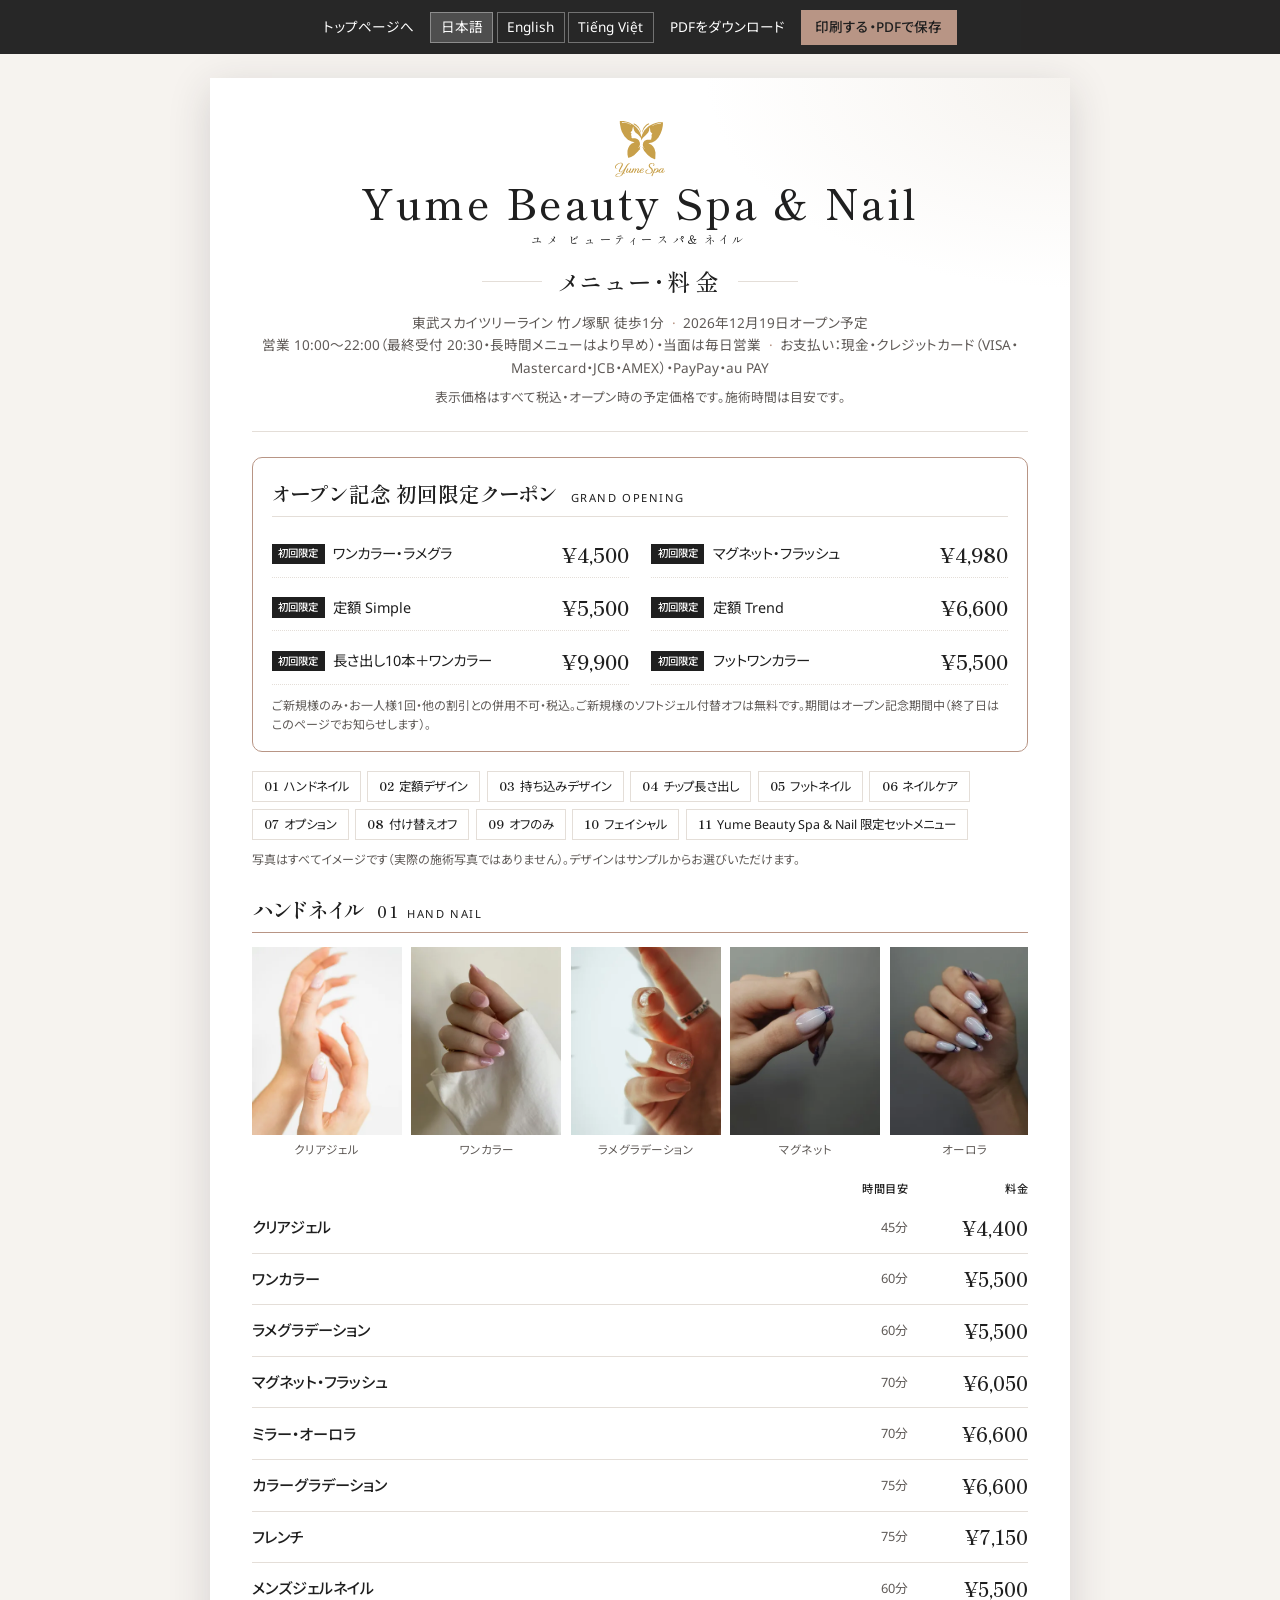
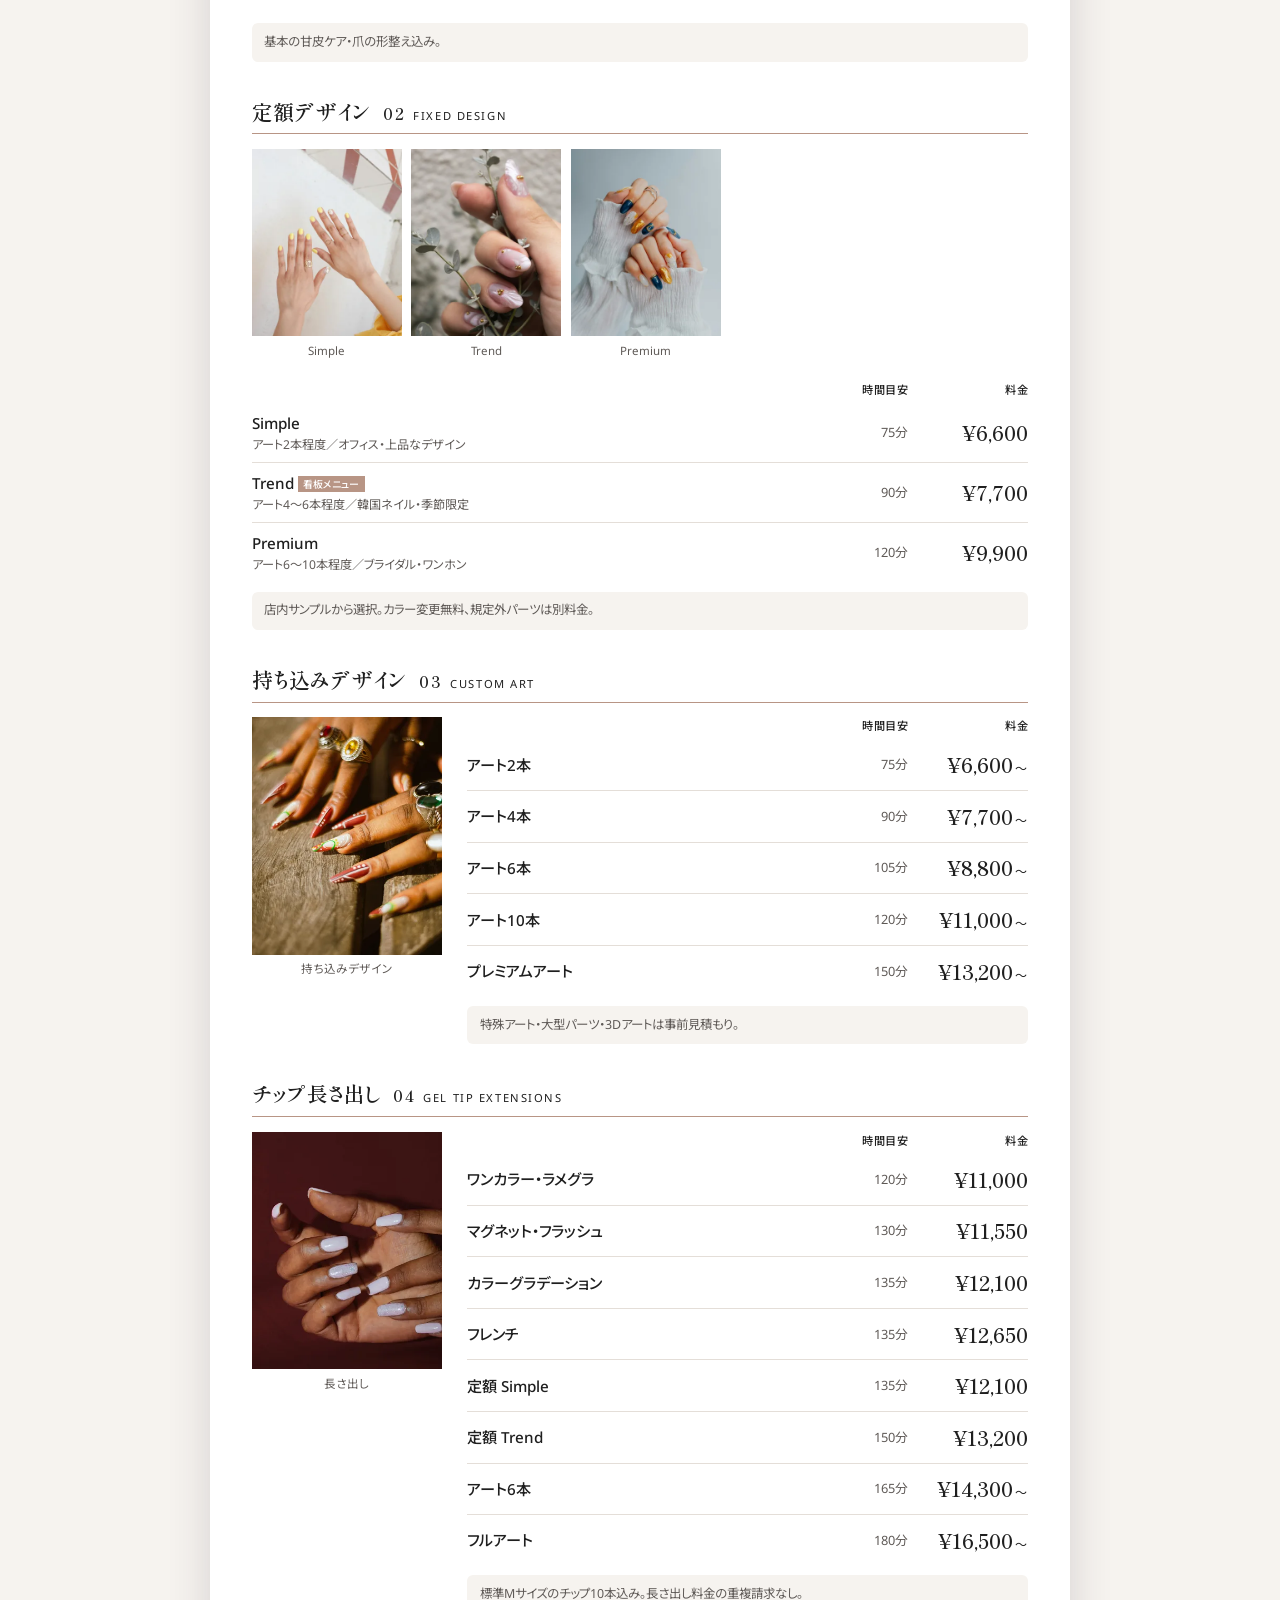
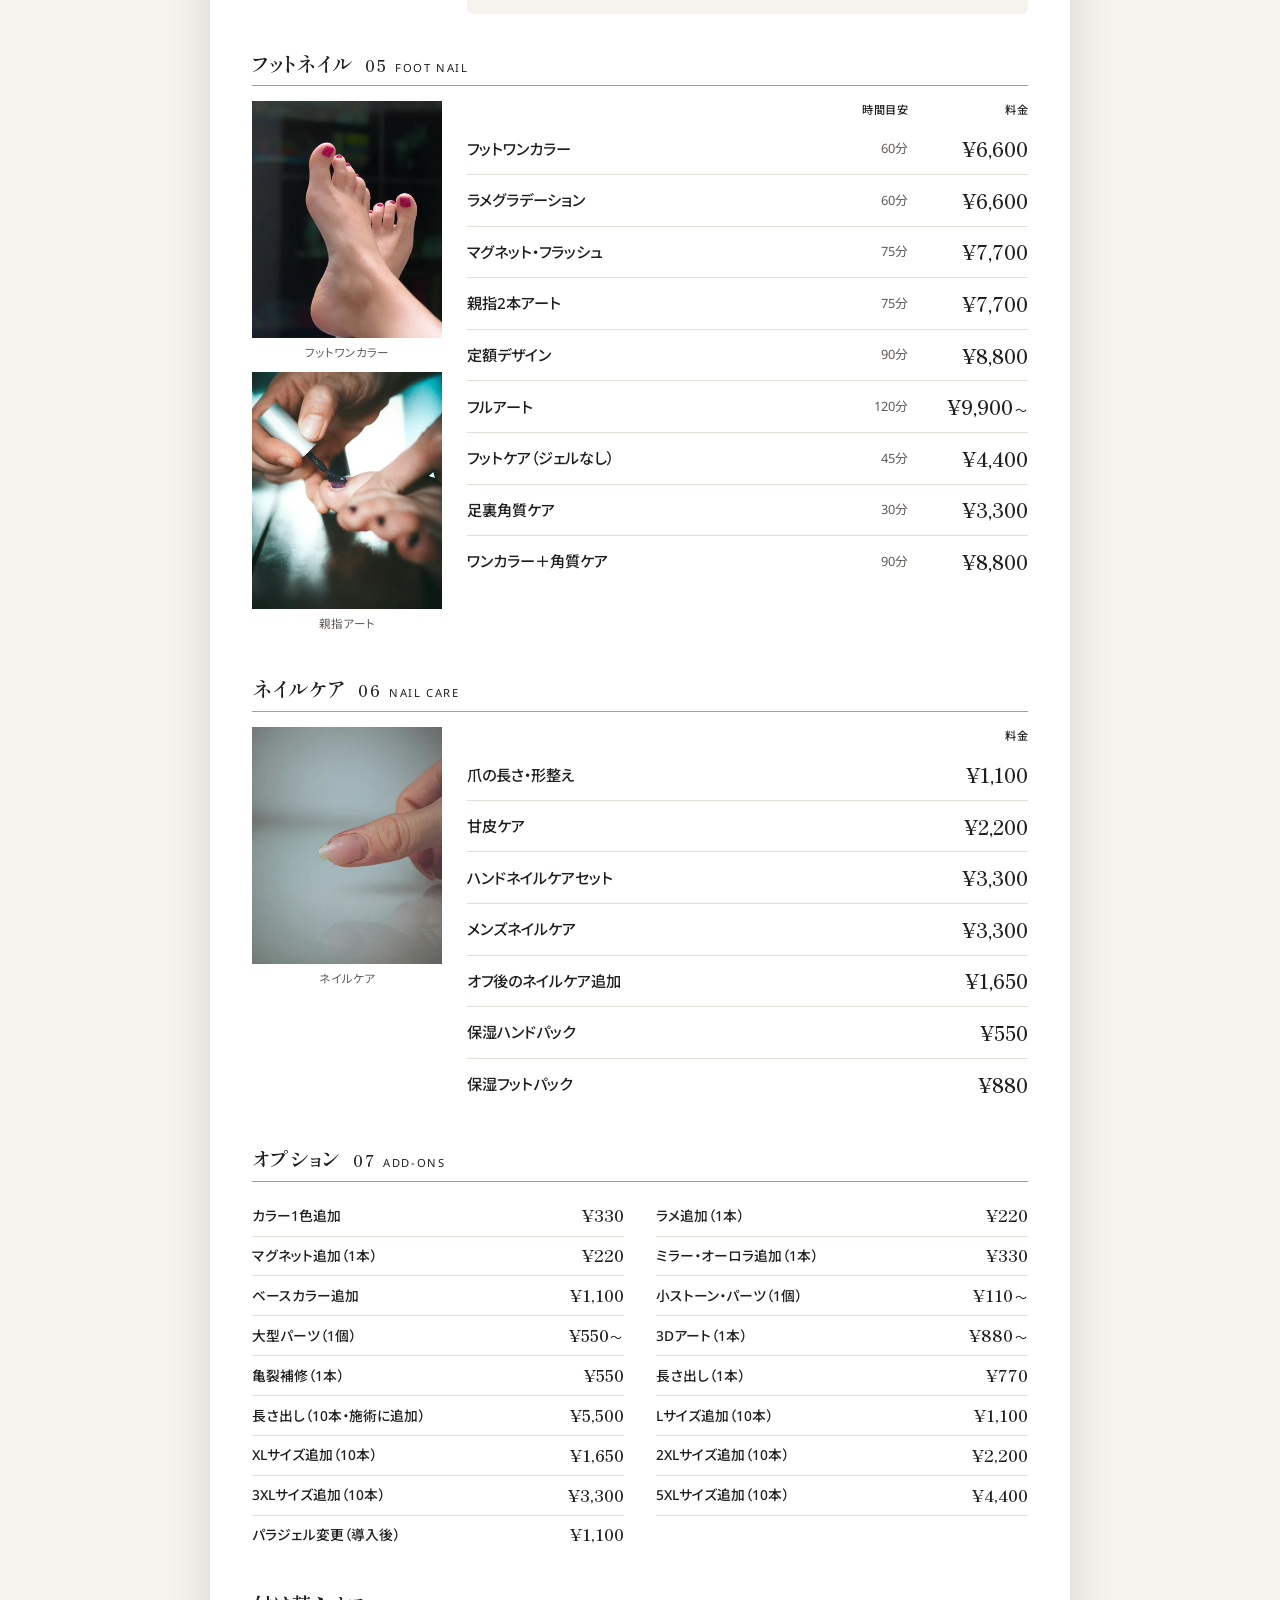
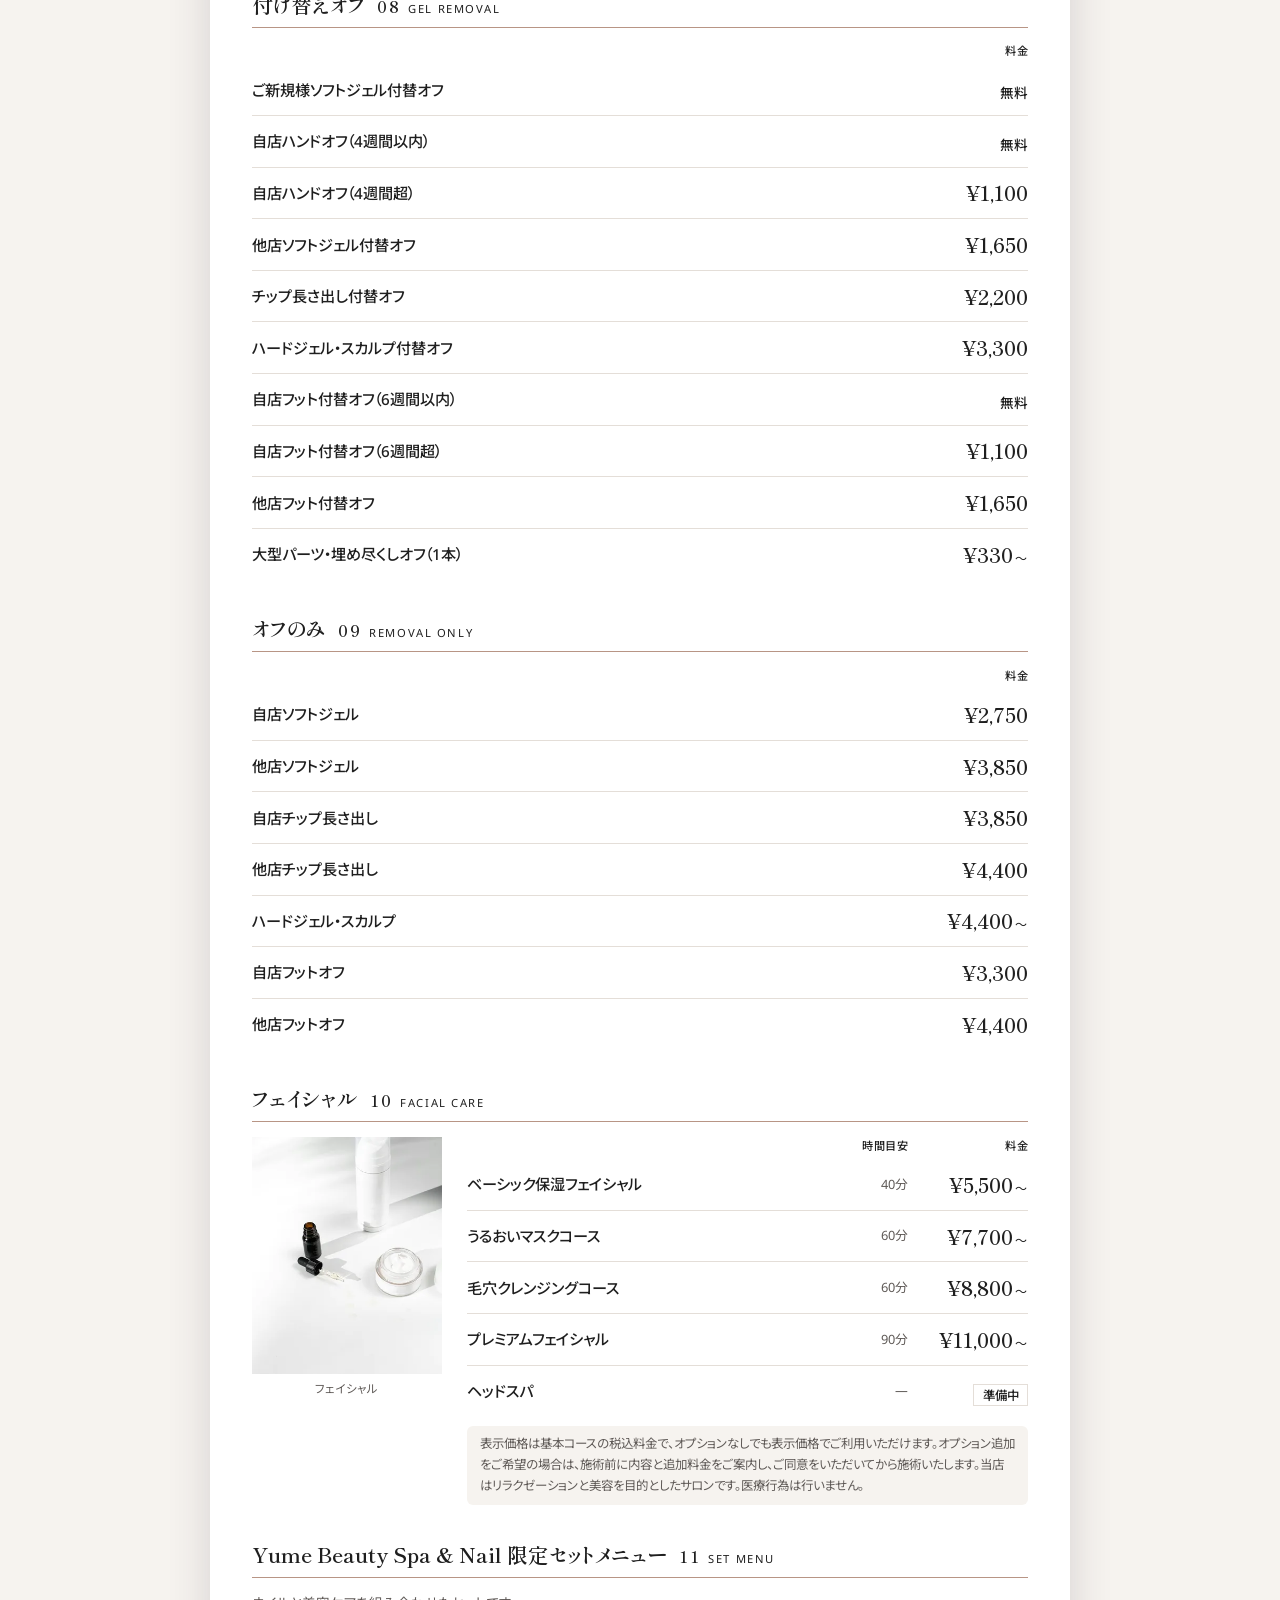
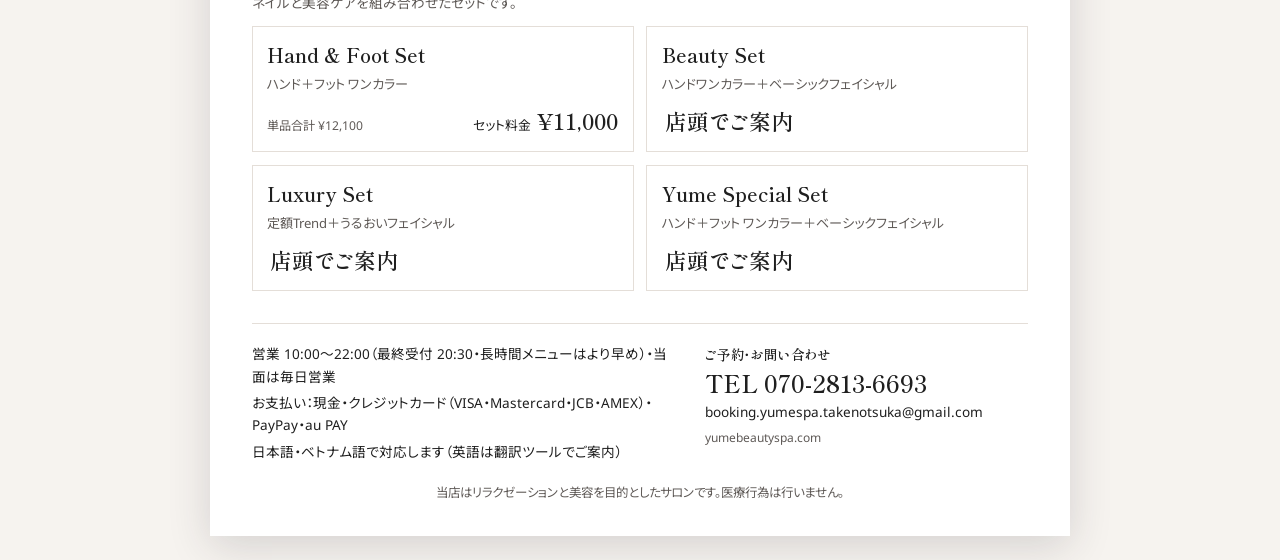
<file: menu/index.html>
<!doctype html>
<!-- Tệp này do tools/build.mjs (tools/menu-page.mjs) tạo ra. Đừng sửa tay: sửa assets/js/menu-data.js rồi chạy node tools/build.mjs -->
<html lang="ja">
<head>
  <meta charset="utf-8">
  <meta name="viewport" content="width=device-width, initial-scale=1">
  <title>メニュー・料金｜Yume Beauty Spa &amp; Nail</title>
  <meta name="description" content="東武スカイツリーライン 竹ノ塚駅 徒歩1分 · 営業 10:00〜22:00（最終受付 20:30・長時間メニューはより早め）・当面は毎日営業 · 表示価格はすべて税込・オープン時の予定価格です。施術時間は目安です。">
  <meta property="og:title" content="メニュー・料金｜Yume Beauty Spa &amp; Nail">
  <meta property="og:type" content="website">
  <meta property="og:image" content="https://yumebeautyspa.com/assets/img/menu/trend-720.webp">
  <meta property="og:url" content="https://yumebeautyspa.com/menu/">
  <link rel="canonical" href="https://yumebeautyspa.com/menu/">
  <link rel="alternate" hreflang="ja" href="https://yumebeautyspa.com/menu/">
  <link rel="alternate" hreflang="en" href="https://yumebeautyspa.com/en/menu/">
  <link rel="alternate" hreflang="vi" href="https://yumebeautyspa.com/vi/menu/">
  <meta name="theme-color" content="#ffffff">
  <link rel="icon" href="../assets/img/icon-32.png" sizes="32x32">
  <link rel="preconnect" href="https://fonts.googleapis.com">
  <link rel="preconnect" href="https://fonts.gstatic.com" crossorigin>
  <link href="https://fonts.googleapis.com/css2?family=Shippori+Mincho:wght@400;500;600&family=Noto+Sans+JP:wght@400;500&family=Noto+Sans:wght@400;500&display=swap" rel="stylesheet">
  <link rel="stylesheet" href="../assets/css/menu.css">
</head>
<body class="lang-ja">
  <nav class="m-tools" aria-label="tools">
    <a href="../">トップページへ</a>
    <span class="m-langs"><a href="../menu/" aria-current="page">日本語</a><a href="../en/menu/">English</a><a href="../vi/menu/">Tiếng Việt</a></span>
    <a href="../assets/menu/yume-spa-menu-ja.pdf" download>PDFをダウンロード</a>
    <button type="button" onclick="window.print()">印刷する・PDFで保存</button>
  </nav>

  <main class="sheet">
    <header class="m-top">
      <img class="m-logo" src="../assets/img/logo-gold.svg" alt="" width="56" height="62">
      <p class="m-brand">Yume Beauty Spa &amp; Nail</p>
      <p class="m-kana">ユメ ビューティースパ＆ネイル</p>
      <h1 class="m-title"><span>メニュー・料金</span></h1>
      <p class="m-meta">東武スカイツリーライン 竹ノ塚駅 徒歩1分<span>·</span>2026年12月19日オープン予定</p>
      <p class="m-meta">営業 10:00〜22:00（最終受付 20:30・長時間メニューはより早め）・当面は毎日営業<span>·</span>お支払い：現金・クレジットカード（VISA・Mastercard・JCB・AMEX）・PayPay・au PAY</p>
      <p class="m-price-note">表示価格はすべて税込・オープン時の予定価格です。施術時間は目安です。</p>
    </header>

    <section class="m-coupon" id="coupon" aria-labelledby="coupon-h">
      <header class="m-sec-head"><p class="m-en">GRAND OPENING</p><h2 id="coupon-h">オープン記念 初回限定クーポン</h2></header>
      <ul class="m-coupons"><li><span class="m-tag">初回限定</span><span class="m-cn">ワンカラー・ラメグラ</span><span class="m-cp">¥4,500</span></li><li><span class="m-tag">初回限定</span><span class="m-cn">マグネット・フラッシュ</span><span class="m-cp">¥4,980</span></li><li><span class="m-tag">初回限定</span><span class="m-cn">定額 Simple</span><span class="m-cp">¥5,500</span></li><li><span class="m-tag">初回限定</span><span class="m-cn">定額 Trend</span><span class="m-cp">¥6,600</span></li><li><span class="m-tag">初回限定</span><span class="m-cn">長さ出し10本＋ワンカラー</span><span class="m-cp">¥9,900</span></li><li><span class="m-tag">初回限定</span><span class="m-cn">フットワンカラー</span><span class="m-cp">¥5,500</span></li></ul>
      <p class="m-cond">ご新規様のみ・お一人様1回・他の割引との併用不可・税込。ご新規様のソフトジェル付替オフは無料です。期間はオープン記念期間中（終了日はこのページでお知らせします）。</p>
    </section>
    <nav class="m-toc" aria-label="目次"><a href="#hand"><b>01</b>ハンドネイル</a><a href="#fixed"><b>02</b>定額デザイン</a><a href="#custom"><b>03</b>持ち込みデザイン</a><a href="#tips"><b>04</b>チップ長さ出し</a><a href="#foot"><b>05</b>フットネイル</a><a href="#care"><b>06</b>ネイルケア</a><a href="#addon"><b>07</b>オプション</a><a href="#off"><b>08</b>付け替えオフ</a><a href="#offonly"><b>09</b>オフのみ</a><a href="#facial"><b>10</b>フェイシャル</a><a href="#sets"><b>11</b>Yume Beauty Spa &amp; Nail 限定セットメニュー</a></nav>
    <p class="m-photo-note">写真はすべてイメージです（実際の施術写真ではありません）。デザインはサンプルからお選びいただけます。</p>

    <div class="m-cats">
<section class="m-cat" id="hand" aria-labelledby="hand-h">
      <header class="m-sec-head"><p class="m-en"><b>01</b> HAND NAIL</p><h2 id="hand-h">ハンドネイル</h2></header>
      <div class="m-photos"><figure><img src="../assets/img/menu/clear-360.webp" srcset="../assets/img/menu/clear-360.webp 360w, ../assets/img/menu/clear-720.webp 720w" sizes="(max-width: 640px) 42vw, 170px" width="360" height="450" loading="lazy" decoding="async" alt="クリアジェル"><figcaption>クリアジェル</figcaption></figure><figure><img src="../assets/img/menu/one-360.webp" srcset="../assets/img/menu/one-360.webp 360w, ../assets/img/menu/one-720.webp 720w" sizes="(max-width: 640px) 42vw, 170px" width="360" height="450" loading="lazy" decoding="async" alt="ワンカラー"><figcaption>ワンカラー</figcaption></figure><figure><img src="../assets/img/menu/glitter-360.webp" srcset="../assets/img/menu/glitter-360.webp 360w, ../assets/img/menu/glitter-720.webp 720w" sizes="(max-width: 640px) 42vw, 170px" width="360" height="450" loading="lazy" decoding="async" alt="ラメグラデーション"><figcaption>ラメグラデーション</figcaption></figure><figure><img src="../assets/img/menu/magnet-360.webp" srcset="../assets/img/menu/magnet-360.webp 360w, ../assets/img/menu/magnet-720.webp 720w" sizes="(max-width: 640px) 42vw, 170px" width="360" height="450" loading="lazy" decoding="async" alt="マグネット"><figcaption>マグネット</figcaption></figure><figure><img src="../assets/img/menu/mirror-360.webp" srcset="../assets/img/menu/mirror-360.webp 360w, ../assets/img/menu/mirror-720.webp 720w" sizes="(max-width: 640px) 42vw, 170px" width="360" height="450" loading="lazy" decoding="async" alt="オーロラ"><figcaption>オーロラ</figcaption></figure><figure><img src="../assets/img/menu/gradient-360.webp" srcset="../assets/img/menu/gradient-360.webp 360w, ../assets/img/menu/gradient-720.webp 720w" sizes="(max-width: 640px) 42vw, 170px" width="360" height="450" loading="lazy" decoding="async" alt="カラーグラデーション"><figcaption>カラーグラデーション</figcaption></figure><figure><img src="../assets/img/menu/french-360.webp" srcset="../assets/img/menu/french-360.webp 360w, ../assets/img/menu/french-720.webp 720w" sizes="(max-width: 640px) 42vw, 170px" width="360" height="450" loading="lazy" decoding="async" alt="フレンチ"><figcaption>フレンチ</figcaption></figure><figure><img src="../assets/img/menu/mens-360.webp" srcset="../assets/img/menu/mens-360.webp 360w, ../assets/img/menu/mens-720.webp 720w" sizes="(max-width: 640px) 42vw, 170px" width="360" height="450" loading="lazy" decoding="async" alt="メンズ"><figcaption>メンズ</figcaption></figure></div>
      <div class="m-body"><table class="m-table"><thead><tr><th scope="col"></th><th scope="col">時間目安</th><th scope="col">料金</th></tr></thead><tbody><tr><th scope="row">クリアジェル</th><td class="m-min">45分</td><td class="m-price">¥4,400</td></tr><tr><th scope="row">ワンカラー</th><td class="m-min">60分</td><td class="m-price">¥5,500</td></tr><tr><th scope="row">ラメグラデーション</th><td class="m-min">60分</td><td class="m-price">¥5,500</td></tr><tr><th scope="row">マグネット・フラッシュ</th><td class="m-min">70分</td><td class="m-price">¥6,050</td></tr><tr><th scope="row">ミラー・オーロラ</th><td class="m-min">70分</td><td class="m-price">¥6,600</td></tr><tr><th scope="row">カラーグラデーション</th><td class="m-min">75分</td><td class="m-price">¥6,600</td></tr><tr><th scope="row">フレンチ</th><td class="m-min">75分</td><td class="m-price">¥7,150</td></tr><tr><th scope="row">メンズジェルネイル</th><td class="m-min">60分</td><td class="m-price">¥5,500</td></tr></tbody></table>
      <p class="m-note">基本の甘皮ケア・爪の形整え込み。</p></div>
    </section>
<section class="m-cat" id="fixed" aria-labelledby="fixed-h">
      <header class="m-sec-head"><p class="m-en"><b>02</b> FIXED DESIGN</p><h2 id="fixed-h">定額デザイン</h2></header>
      <div class="m-photos"><figure><img src="../assets/img/menu/simple-360.webp" srcset="../assets/img/menu/simple-360.webp 360w, ../assets/img/menu/simple-720.webp 720w" sizes="(max-width: 640px) 42vw, 170px" width="360" height="450" loading="lazy" decoding="async" alt="Simple"><figcaption>Simple</figcaption></figure><figure><img src="../assets/img/menu/trend-360.webp" srcset="../assets/img/menu/trend-360.webp 360w, ../assets/img/menu/trend-720.webp 720w" sizes="(max-width: 640px) 42vw, 170px" width="360" height="450" loading="lazy" decoding="async" alt="Trend"><figcaption>Trend</figcaption></figure><figure><img src="../assets/img/menu/premium-360.webp" srcset="../assets/img/menu/premium-360.webp 360w, ../assets/img/menu/premium-720.webp 720w" sizes="(max-width: 640px) 42vw, 170px" width="360" height="450" loading="lazy" decoding="async" alt="Premium"><figcaption>Premium</figcaption></figure></div>
      <div class="m-body"><table class="m-table"><thead><tr><th scope="col"></th><th scope="col">時間目安</th><th scope="col">料金</th></tr></thead><tbody><tr><th scope="row">Simple<small>アート2本程度／オフィス・上品なデザイン</small></th><td class="m-min">75分</td><td class="m-price">¥6,600</td></tr><tr class="is-star"><th scope="row">Trend <span class="m-star">看板メニュー</span><small>アート4〜6本程度／韓国ネイル・季節限定</small></th><td class="m-min">90分</td><td class="m-price">¥7,700</td></tr><tr><th scope="row">Premium<small>アート6〜10本程度／ブライダル・ワンホン</small></th><td class="m-min">120分</td><td class="m-price">¥9,900</td></tr></tbody></table>
      <p class="m-note">店内サンプルから選択。カラー変更無料、規定外パーツは別料金。</p></div>
    </section>
<section class="m-cat is-side" id="custom" aria-labelledby="custom-h">
      <header class="m-sec-head"><p class="m-en"><b>03</b> CUSTOM ART</p><h2 id="custom-h">持ち込みデザイン</h2></header>
      <div class="m-photos"><figure><img src="../assets/img/menu/custom-360.webp" srcset="../assets/img/menu/custom-360.webp 360w, ../assets/img/menu/custom-720.webp 720w" sizes="(max-width: 640px) 42vw, 170px" width="360" height="450" loading="lazy" decoding="async" alt="持ち込みデザイン"><figcaption>持ち込みデザイン</figcaption></figure></div>
      <div class="m-body"><table class="m-table"><thead><tr><th scope="col"></th><th scope="col">時間目安</th><th scope="col">料金</th></tr></thead><tbody><tr><th scope="row">アート2本</th><td class="m-min">75分</td><td class="m-price">¥6,600<small>〜</small></td></tr><tr><th scope="row">アート4本</th><td class="m-min">90分</td><td class="m-price">¥7,700<small>〜</small></td></tr><tr><th scope="row">アート6本</th><td class="m-min">105分</td><td class="m-price">¥8,800<small>〜</small></td></tr><tr><th scope="row">アート10本</th><td class="m-min">120分</td><td class="m-price">¥11,000<small>〜</small></td></tr><tr><th scope="row">プレミアムアート</th><td class="m-min">150分</td><td class="m-price">¥13,200<small>〜</small></td></tr></tbody></table>
      <p class="m-note">特殊アート・大型パーツ・3Dアートは事前見積もり。</p></div>
    </section>
<section class="m-cat is-side" id="tips" aria-labelledby="tips-h">
      <header class="m-sec-head"><p class="m-en"><b>04</b> GEL TIP EXTENSIONS</p><h2 id="tips-h">チップ長さ出し</h2></header>
      <div class="m-photos"><figure><img src="../assets/img/menu/tips-360.webp" srcset="../assets/img/menu/tips-360.webp 360w, ../assets/img/menu/tips-720.webp 720w" sizes="(max-width: 640px) 42vw, 170px" width="360" height="450" loading="lazy" decoding="async" alt="長さ出し"><figcaption>長さ出し</figcaption></figure></div>
      <div class="m-body"><table class="m-table"><thead><tr><th scope="col"></th><th scope="col">時間目安</th><th scope="col">料金</th></tr></thead><tbody><tr><th scope="row">ワンカラー・ラメグラ</th><td class="m-min">120分</td><td class="m-price">¥11,000</td></tr><tr><th scope="row">マグネット・フラッシュ</th><td class="m-min">130分</td><td class="m-price">¥11,550</td></tr><tr><th scope="row">カラーグラデーション</th><td class="m-min">135分</td><td class="m-price">¥12,100</td></tr><tr><th scope="row">フレンチ</th><td class="m-min">135分</td><td class="m-price">¥12,650</td></tr><tr><th scope="row">定額 Simple</th><td class="m-min">135分</td><td class="m-price">¥12,100</td></tr><tr><th scope="row">定額 Trend</th><td class="m-min">150分</td><td class="m-price">¥13,200</td></tr><tr><th scope="row">アート6本</th><td class="m-min">165分</td><td class="m-price">¥14,300<small>〜</small></td></tr><tr><th scope="row">フルアート</th><td class="m-min">180分</td><td class="m-price">¥16,500<small>〜</small></td></tr></tbody></table>
      <p class="m-note">標準Mサイズのチップ10本込み。長さ出し料金の重複請求なし。</p></div>
    </section>
<section class="m-cat is-side" id="foot" aria-labelledby="foot-h">
      <header class="m-sec-head"><p class="m-en"><b>05</b> FOOT NAIL</p><h2 id="foot-h">フットネイル</h2></header>
      <div class="m-photos"><figure><img src="../assets/img/menu/foot-360.webp" srcset="../assets/img/menu/foot-360.webp 360w, ../assets/img/menu/foot-720.webp 720w" sizes="(max-width: 640px) 42vw, 170px" width="360" height="450" loading="lazy" decoding="async" alt="フットワンカラー"><figcaption>フットワンカラー</figcaption></figure><figure><img src="../assets/img/menu/foot-art-360.webp" srcset="../assets/img/menu/foot-art-360.webp 360w, ../assets/img/menu/foot-art-720.webp 720w" sizes="(max-width: 640px) 42vw, 170px" width="360" height="450" loading="lazy" decoding="async" alt="親指アート"><figcaption>親指アート</figcaption></figure></div>
      <div class="m-body"><table class="m-table"><thead><tr><th scope="col"></th><th scope="col">時間目安</th><th scope="col">料金</th></tr></thead><tbody><tr><th scope="row">フットワンカラー</th><td class="m-min">60分</td><td class="m-price">¥6,600</td></tr><tr><th scope="row">ラメグラデーション</th><td class="m-min">60分</td><td class="m-price">¥6,600</td></tr><tr><th scope="row">マグネット・フラッシュ</th><td class="m-min">75分</td><td class="m-price">¥7,700</td></tr><tr><th scope="row">親指2本アート</th><td class="m-min">75分</td><td class="m-price">¥7,700</td></tr><tr><th scope="row">定額デザイン</th><td class="m-min">90分</td><td class="m-price">¥8,800</td></tr><tr><th scope="row">フルアート</th><td class="m-min">120分</td><td class="m-price">¥9,900<small>〜</small></td></tr><tr><th scope="row">フットケア（ジェルなし）</th><td class="m-min">45分</td><td class="m-price">¥4,400</td></tr><tr><th scope="row">足裏角質ケア</th><td class="m-min">30分</td><td class="m-price">¥3,300</td></tr><tr><th scope="row">ワンカラー＋角質ケア</th><td class="m-min">90分</td><td class="m-price">¥8,800</td></tr></tbody></table>
      </div>
    </section>
<section class="m-cat is-side" id="care" aria-labelledby="care-h">
      <header class="m-sec-head"><p class="m-en"><b>06</b> NAIL CARE</p><h2 id="care-h">ネイルケア</h2></header>
      <div class="m-photos"><figure><img src="../assets/img/menu/care-360.webp" srcset="../assets/img/menu/care-360.webp 360w, ../assets/img/menu/care-720.webp 720w" sizes="(max-width: 640px) 42vw, 170px" width="360" height="450" loading="lazy" decoding="async" alt="ネイルケア"><figcaption>ネイルケア</figcaption></figure></div>
      <div class="m-body"><table class="m-table"><thead><tr><th scope="col"></th><th scope="col">料金</th></tr></thead><tbody><tr><th scope="row">爪の長さ・形整え</th><td class="m-price">¥1,100</td></tr><tr><th scope="row">甘皮ケア</th><td class="m-price">¥2,200</td></tr><tr><th scope="row">ハンドネイルケアセット</th><td class="m-price">¥3,300</td></tr><tr><th scope="row">メンズネイルケア</th><td class="m-price">¥3,300</td></tr><tr><th scope="row">オフ後のネイルケア追加</th><td class="m-price">¥1,650</td></tr><tr><th scope="row">保湿ハンドパック</th><td class="m-price">¥550</td></tr><tr><th scope="row">保湿フットパック</th><td class="m-price">¥880</td></tr></tbody></table>
      </div>
    </section>
<section class="m-cat is-compact" id="addon" aria-labelledby="addon-h">
      <header class="m-sec-head"><p class="m-en"><b>07</b> ADD-ONS</p><h2 id="addon-h">オプション</h2></header>
      
      <div class="m-body"><table class="m-table"><thead><tr><th scope="col"></th><th scope="col">料金</th></tr></thead><tbody><tr><th scope="row">カラー1色追加</th><td class="m-price">¥330</td></tr><tr><th scope="row">ラメ追加（1本）</th><td class="m-price">¥220</td></tr><tr><th scope="row">マグネット追加（1本）</th><td class="m-price">¥220</td></tr><tr><th scope="row">ミラー・オーロラ追加（1本）</th><td class="m-price">¥330</td></tr><tr><th scope="row">ベースカラー追加</th><td class="m-price">¥1,100</td></tr><tr><th scope="row">小ストーン・パーツ（1個）</th><td class="m-price">¥110<small>〜</small></td></tr><tr><th scope="row">大型パーツ（1個）</th><td class="m-price">¥550<small>〜</small></td></tr><tr><th scope="row">3Dアート（1本）</th><td class="m-price">¥880<small>〜</small></td></tr><tr><th scope="row">亀裂補修（1本）</th><td class="m-price">¥550</td></tr><tr><th scope="row">長さ出し（1本）</th><td class="m-price">¥770</td></tr><tr><th scope="row">長さ出し（10本・施術に追加）</th><td class="m-price">¥5,500</td></tr><tr><th scope="row">Lサイズ追加（10本）</th><td class="m-price">¥1,100</td></tr><tr><th scope="row">XLサイズ追加（10本）</th><td class="m-price">¥1,650</td></tr><tr><th scope="row">2XLサイズ追加（10本）</th><td class="m-price">¥2,200</td></tr><tr><th scope="row">3XLサイズ追加（10本）</th><td class="m-price">¥3,300</td></tr><tr><th scope="row">5XLサイズ追加（10本）</th><td class="m-price">¥4,400</td></tr><tr><th scope="row">パラジェル変更（導入後）</th><td class="m-price">¥1,100</td></tr></tbody></table>
      </div>
    </section>
<section class="m-cat" id="off" aria-labelledby="off-h">
      <header class="m-sec-head"><p class="m-en"><b>08</b> GEL REMOVAL</p><h2 id="off-h">付け替えオフ</h2></header>
      
      <div class="m-body"><table class="m-table"><thead><tr><th scope="col"></th><th scope="col">料金</th></tr></thead><tbody><tr><th scope="row">ご新規様ソフトジェル付替オフ</th><td class="m-price"><span class="m-free">無料</span></td></tr><tr><th scope="row">自店ハンドオフ（4週間以内）</th><td class="m-price"><span class="m-free">無料</span></td></tr><tr><th scope="row">自店ハンドオフ（4週間超）</th><td class="m-price">¥1,100</td></tr><tr><th scope="row">他店ソフトジェル付替オフ</th><td class="m-price">¥1,650</td></tr><tr><th scope="row">チップ長さ出し付替オフ</th><td class="m-price">¥2,200</td></tr><tr><th scope="row">ハードジェル・スカルプ付替オフ</th><td class="m-price">¥3,300</td></tr><tr><th scope="row">自店フット付替オフ（6週間以内）</th><td class="m-price"><span class="m-free">無料</span></td></tr><tr><th scope="row">自店フット付替オフ（6週間超）</th><td class="m-price">¥1,100</td></tr><tr><th scope="row">他店フット付替オフ</th><td class="m-price">¥1,650</td></tr><tr><th scope="row">大型パーツ・埋め尽くしオフ（1本）</th><td class="m-price">¥330<small>〜</small></td></tr></tbody></table>
      </div>
    </section>
<section class="m-cat" id="offonly" aria-labelledby="offonly-h">
      <header class="m-sec-head"><p class="m-en"><b>09</b> REMOVAL ONLY</p><h2 id="offonly-h">オフのみ</h2></header>
      
      <div class="m-body"><table class="m-table"><thead><tr><th scope="col"></th><th scope="col">料金</th></tr></thead><tbody><tr><th scope="row">自店ソフトジェル</th><td class="m-price">¥2,750</td></tr><tr><th scope="row">他店ソフトジェル</th><td class="m-price">¥3,850</td></tr><tr><th scope="row">自店チップ長さ出し</th><td class="m-price">¥3,850</td></tr><tr><th scope="row">他店チップ長さ出し</th><td class="m-price">¥4,400</td></tr><tr><th scope="row">ハードジェル・スカルプ</th><td class="m-price">¥4,400<small>〜</small></td></tr><tr><th scope="row">自店フットオフ</th><td class="m-price">¥3,300</td></tr><tr><th scope="row">他店フットオフ</th><td class="m-price">¥4,400</td></tr></tbody></table>
      </div>
    </section>
<section class="m-cat is-side" id="facial" aria-labelledby="facial-h">
      <header class="m-sec-head"><p class="m-en"><b>10</b> FACIAL CARE</p><h2 id="facial-h">フェイシャル</h2></header>
      <div class="m-photos"><figure><img src="../assets/img/menu/facial-360.webp" srcset="../assets/img/menu/facial-360.webp 360w, ../assets/img/menu/facial-720.webp 720w" sizes="(max-width: 640px) 42vw, 170px" width="360" height="450" loading="lazy" decoding="async" alt="フェイシャル"><figcaption>フェイシャル</figcaption></figure></div>
      <div class="m-body"><table class="m-table"><thead><tr><th scope="col"></th><th scope="col">時間目安</th><th scope="col">料金</th></tr></thead><tbody><tr><th scope="row">ベーシック保湿フェイシャル</th><td class="m-min">40分</td><td class="m-price">¥5,500<small>〜</small></td></tr><tr><th scope="row">うるおいマスクコース</th><td class="m-min">60分</td><td class="m-price">¥7,700<small>〜</small></td></tr><tr><th scope="row">毛穴クレンジングコース</th><td class="m-min">60分</td><td class="m-price">¥8,800<small>〜</small></td></tr><tr><th scope="row">プレミアムフェイシャル</th><td class="m-min">90分</td><td class="m-price">¥11,000<small>〜</small></td></tr><tr><th scope="row">ヘッドスパ</th><td class="m-min">—</td><td class="m-price"><span class="m-soon">準備中</span></td></tr></tbody></table>
      <p class="m-note">表示価格は基本コースの税込料金で、オプションなしでも表示価格でご利用いただけます。オプション追加をご希望の場合は、施術前に内容と追加料金をご案内し、ご同意をいただいてから施術いたします。当店はリラクゼーションと美容を目的としたサロンです。医療行為は行いません。</p></div>
    </section>
<section class="m-cat m-sets" id="sets" aria-labelledby="sets-h">
      <header class="m-sec-head"><p class="m-en"><b>11</b> SET MENU</p><h2 id="sets-h">Yume Beauty Spa &amp; Nail 限定セットメニュー</h2></header>
      <p class="m-lead2">ネイルと美容ケアを組み合わせたセットです。</p>
      <ul class="m-setlist"><li><p class="m-sn">Hand &amp; Foot Set</p><p class="m-sd">ハンド＋フット ワンカラー</p><p class="m-sp"><span class="m-sum">単品合計 ¥12,100</span><span class="m-setp">セット料金 <b>¥11,000</b></span></p></li><li><p class="m-sn">Beauty Set</p><p class="m-sd">ハンドワンカラー＋ベーシックフェイシャル</p><p class="m-sp"><span class="m-setp"><b>店頭でご案内</b></span></p></li><li><p class="m-sn">Luxury Set</p><p class="m-sd">定額Trend＋うるおいフェイシャル</p><p class="m-sp"><span class="m-setp"><b>店頭でご案内</b></span></p></li><li><p class="m-sn">Yume Special Set</p><p class="m-sd">ハンド＋フット ワンカラー＋ベーシックフェイシャル</p><p class="m-sp"><span class="m-setp"><b>店頭でご案内</b></span></p></li></ul>
    </section>
    </div>

    <footer class="m-foot">
      <div class="m-info">
        <p>営業 10:00〜22:00（最終受付 20:30・長時間メニューはより早め）・当面は毎日営業</p>
        <p>お支払い：現金・クレジットカード（VISA・Mastercard・JCB・AMEX）・PayPay・au PAY</p>
        <p>日本語・ベトナム語で対応します（英語は翻訳ツールでご案内）</p>
      </div>
      <div class="m-contact">
        <p class="m-contact-h">ご予約・お問い合わせ</p>
        <p><a href="tel:+817028136693">TEL 070-2813-6693</a></p>
        <p><a href="mailto:booking.yumespa.takenotsuka@gmail.com">booking.yumespa.takenotsuka@gmail.com</a></p>
        <p class="m-url">yumebeautyspa.com</p>
      </div>
      <p class="m-legal">当店はリラクゼーションと美容を目的としたサロンです。医療行為は行いません。</p>
    </footer>
  </main>
</body>
</html>
</file>
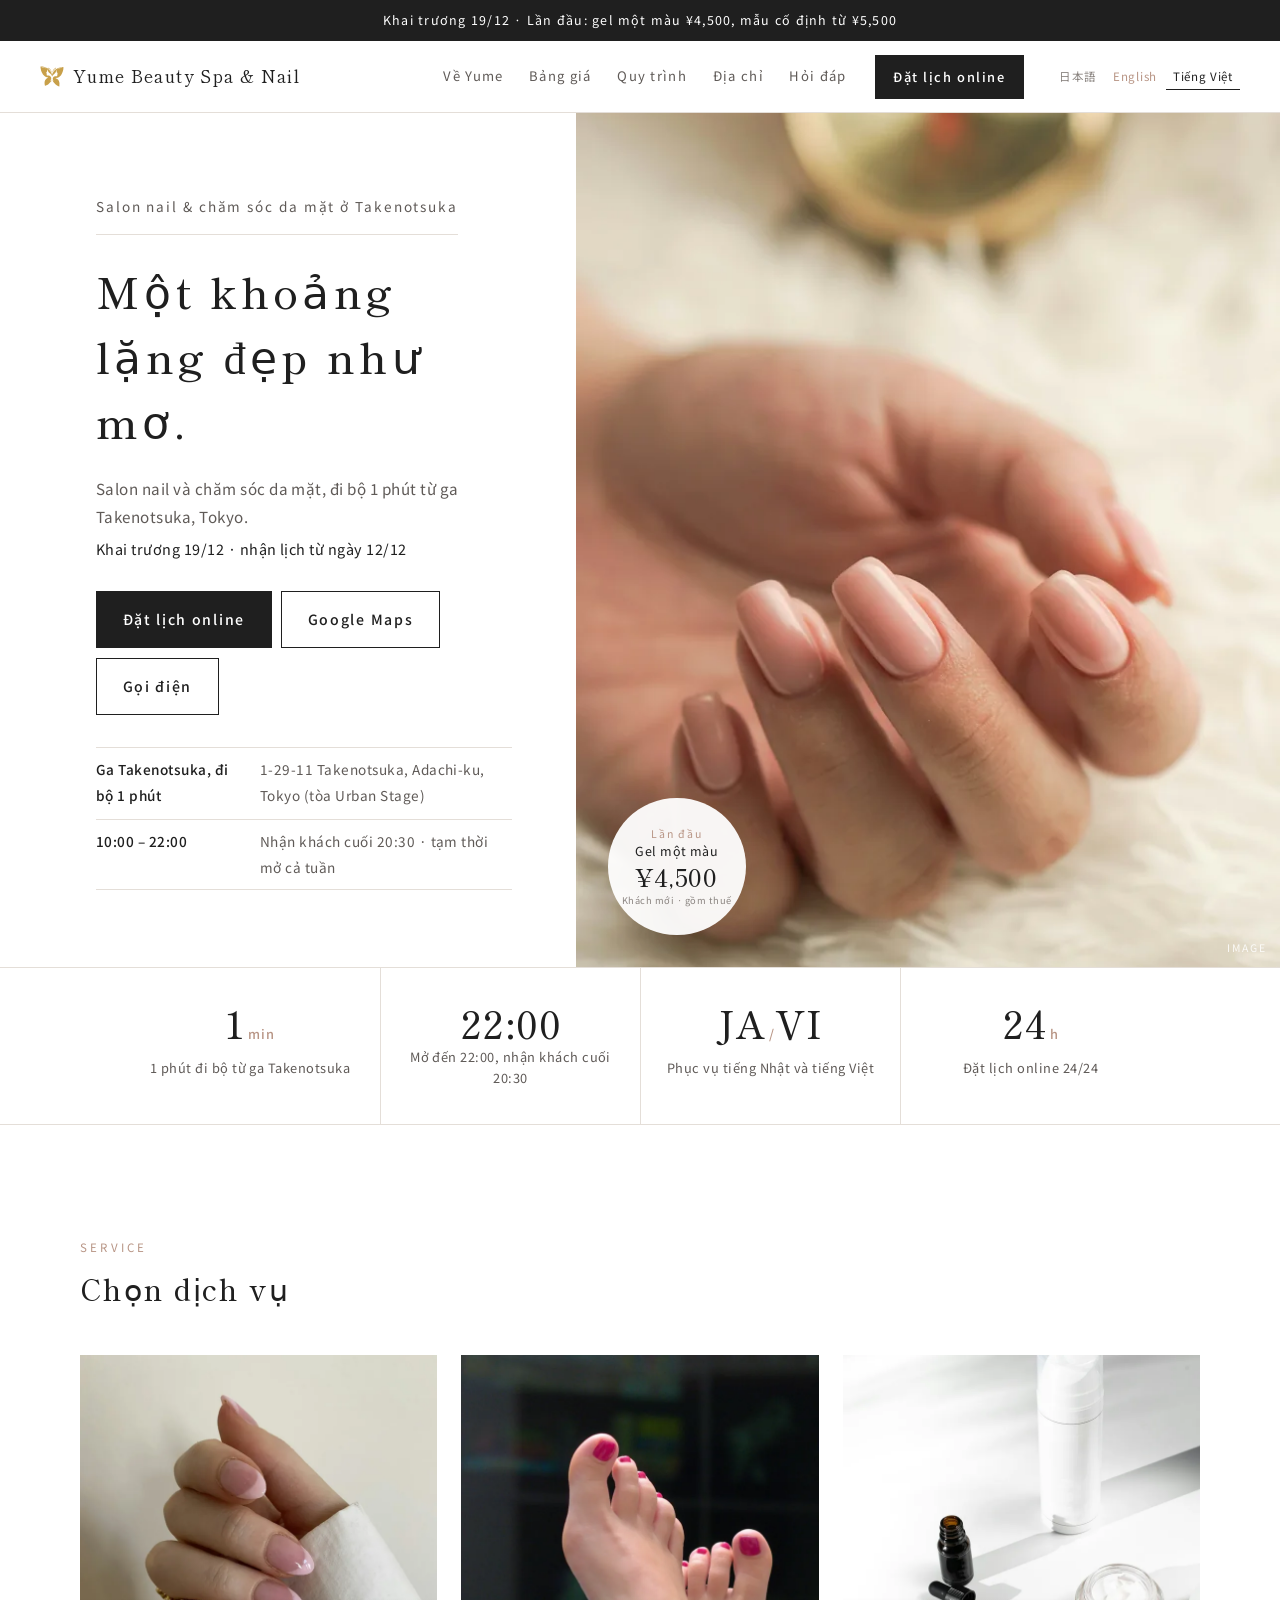
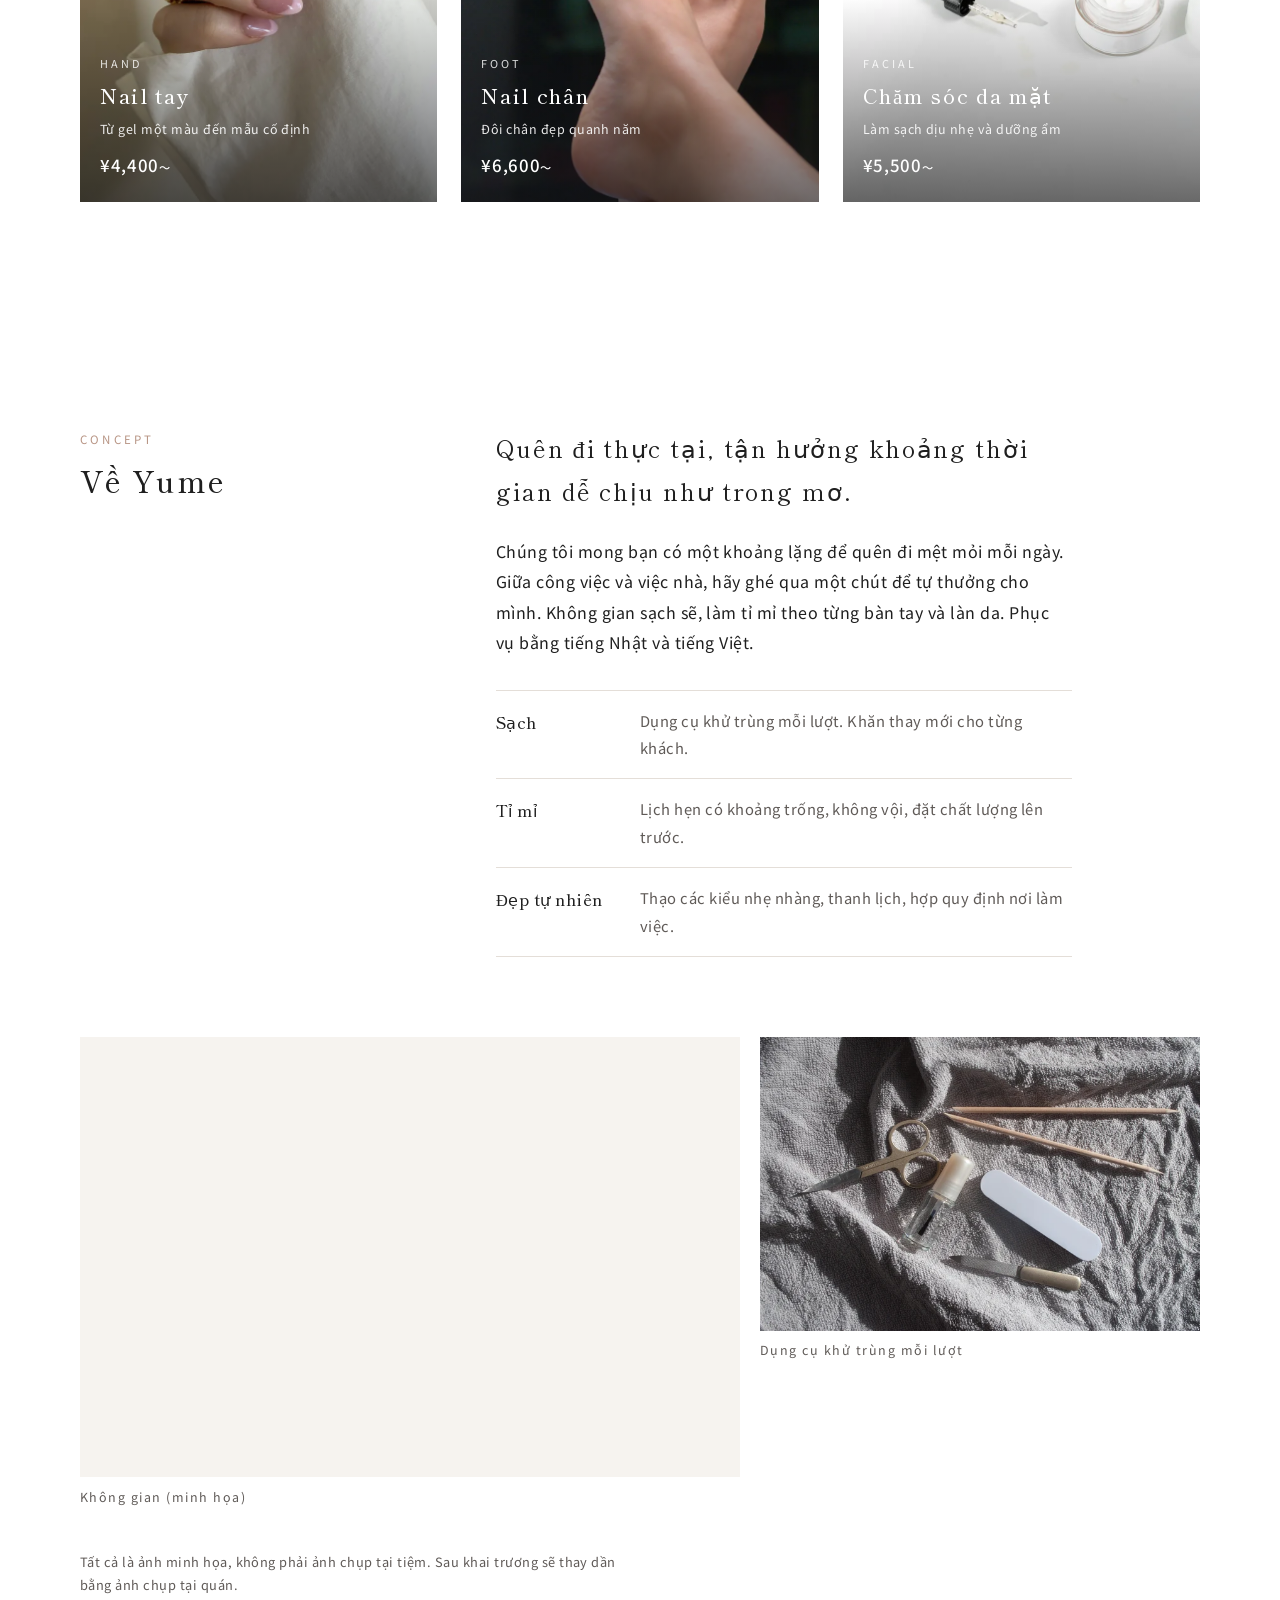
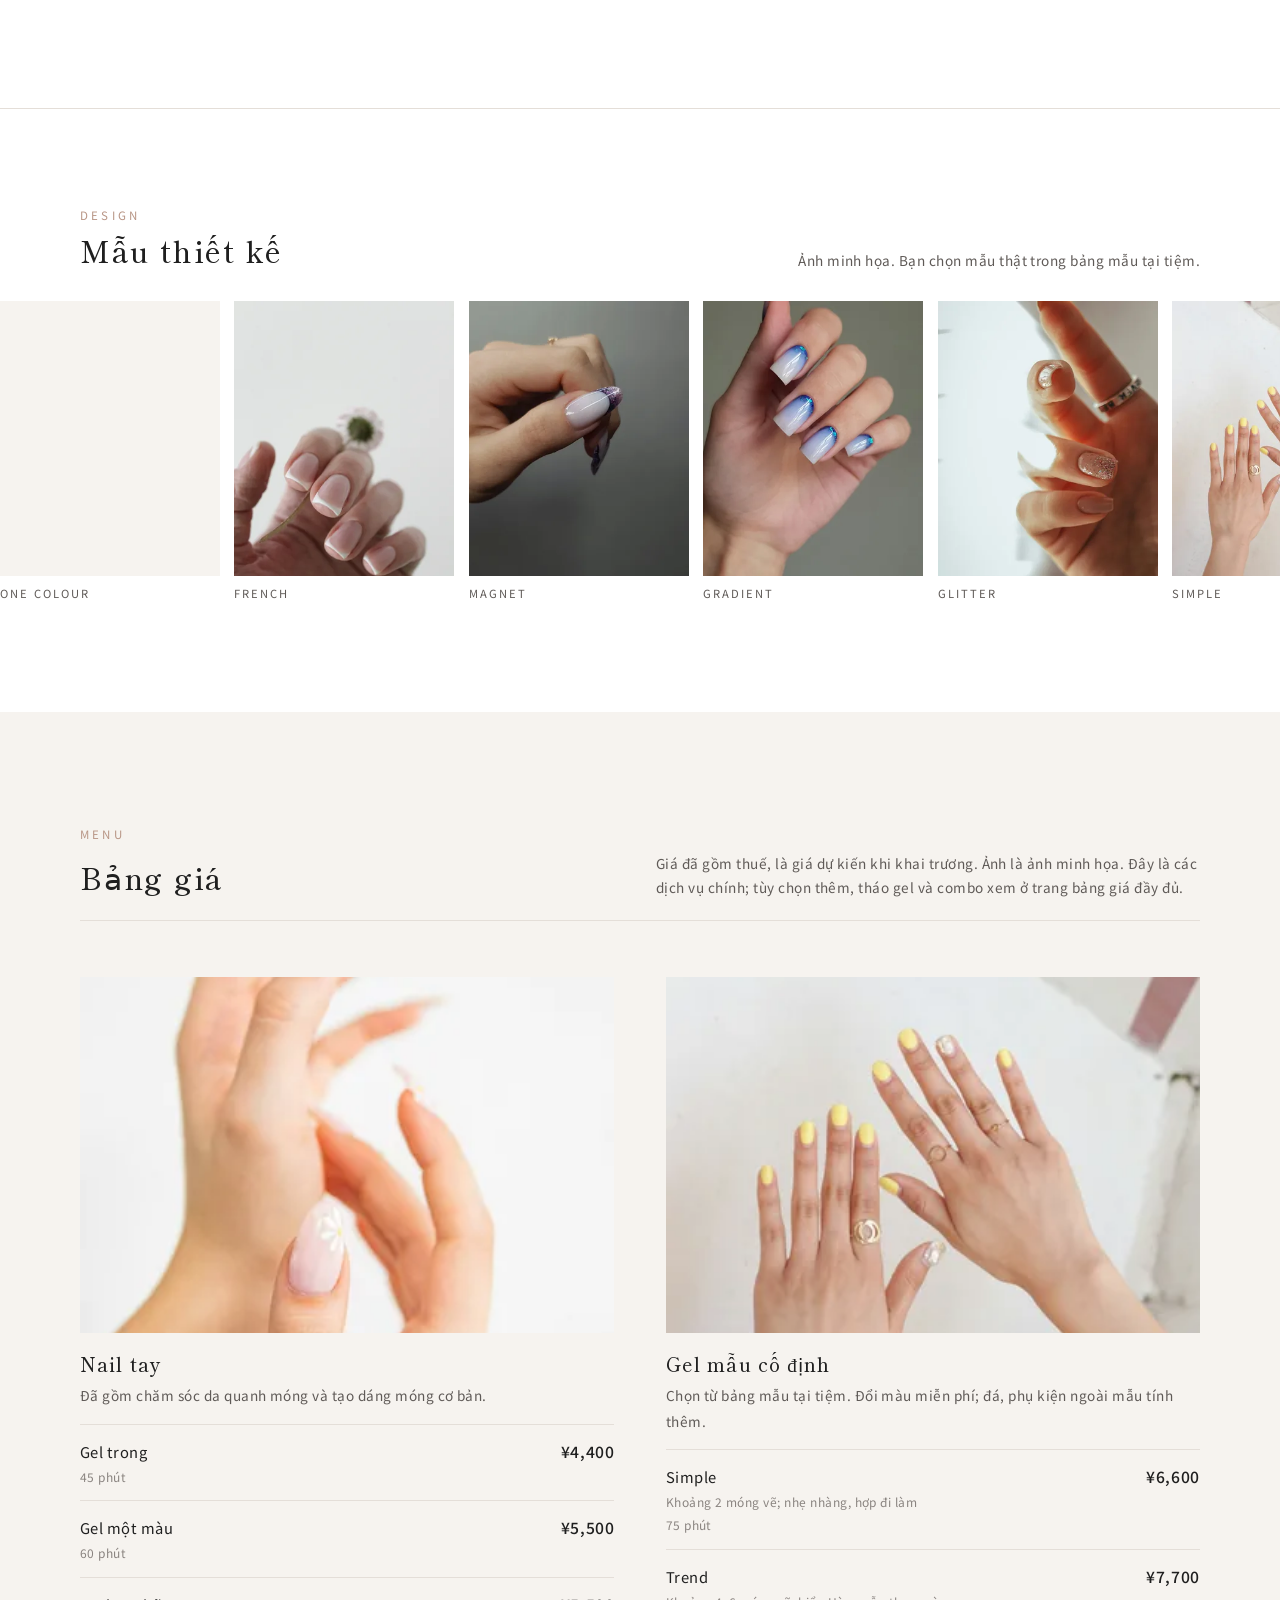
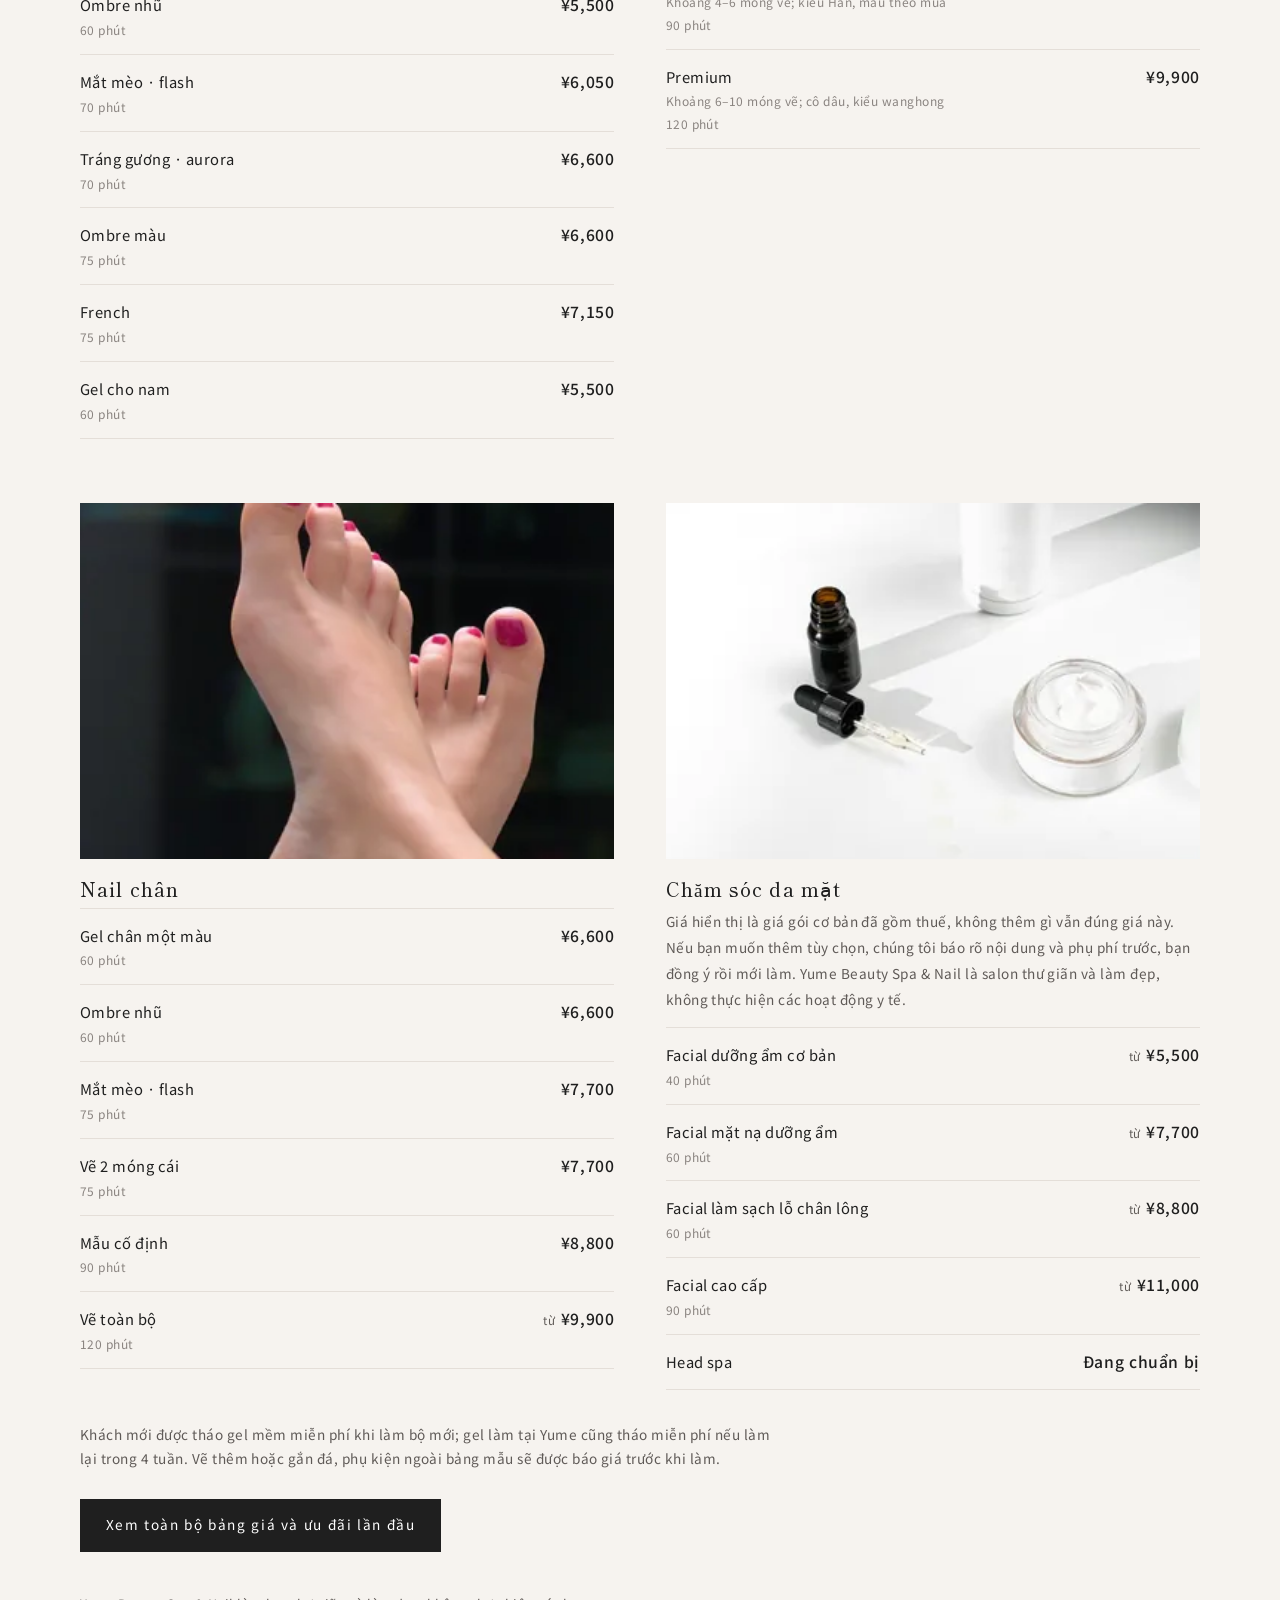
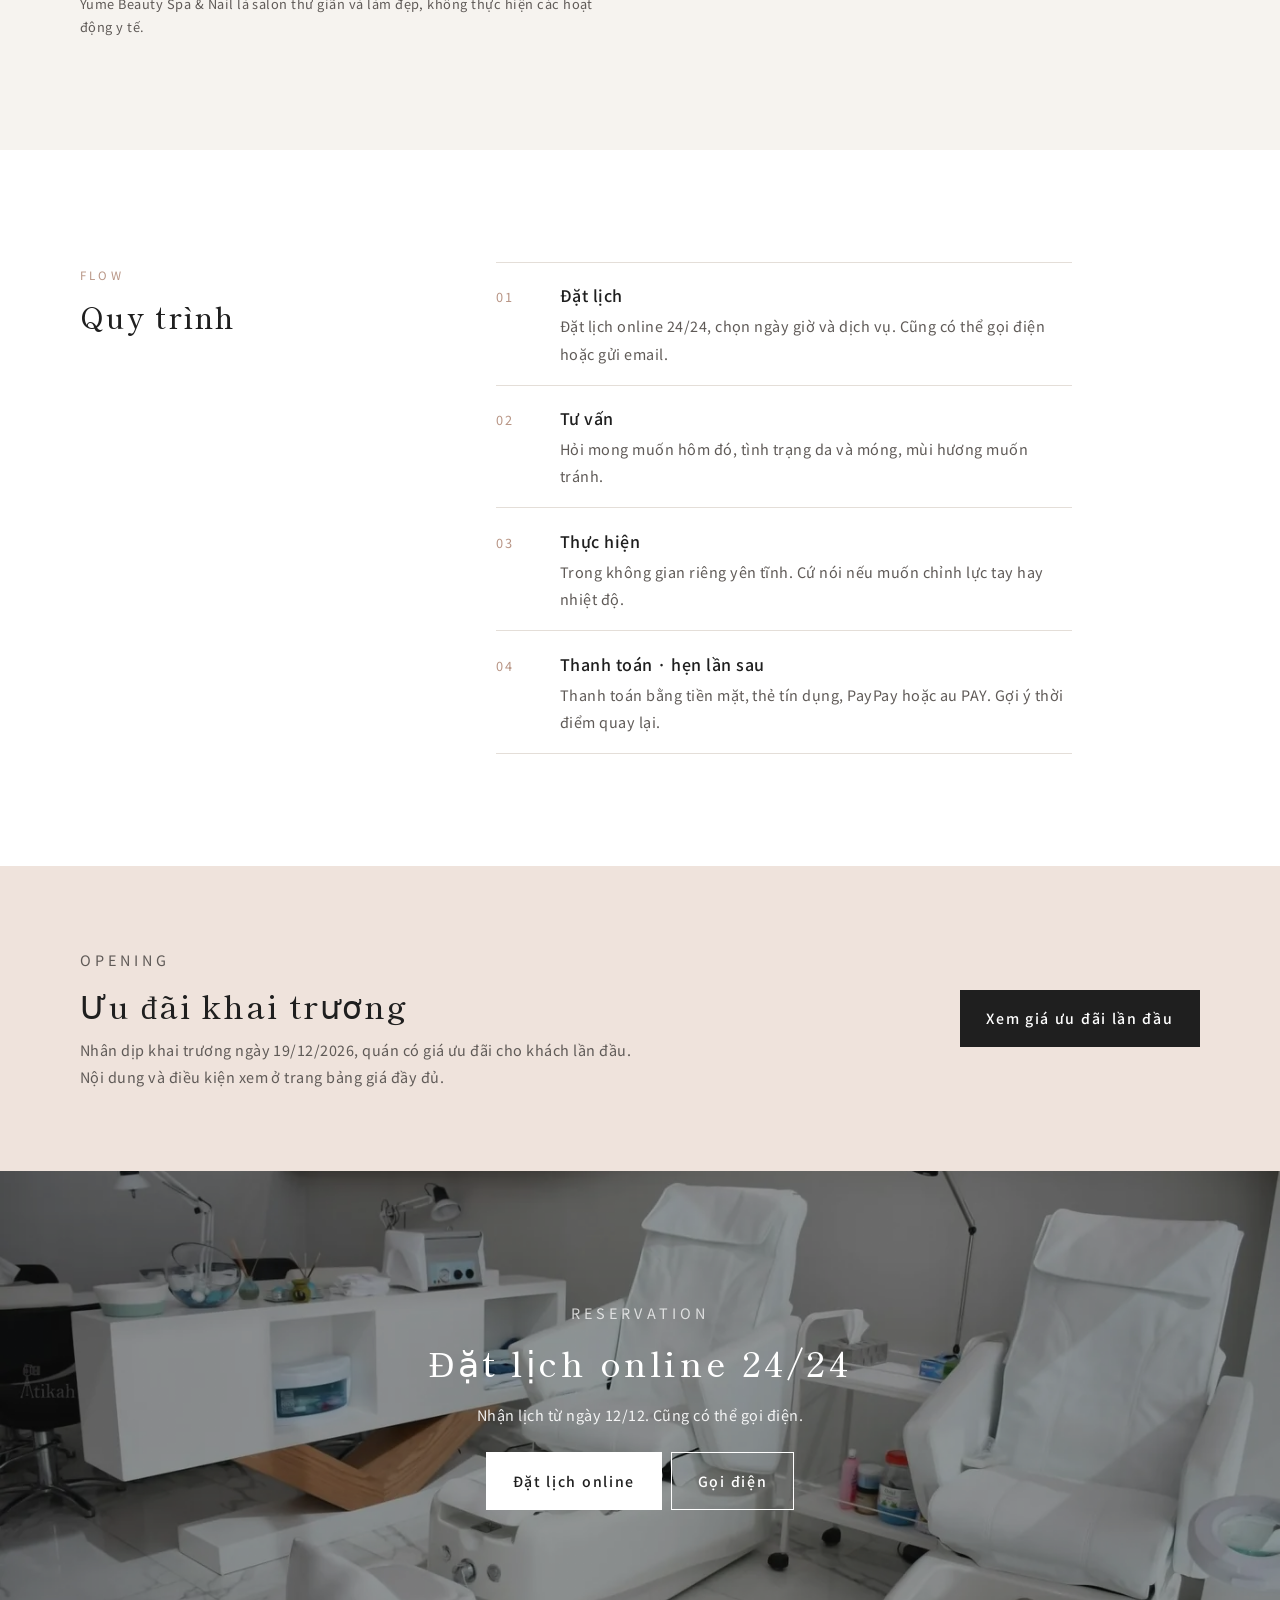
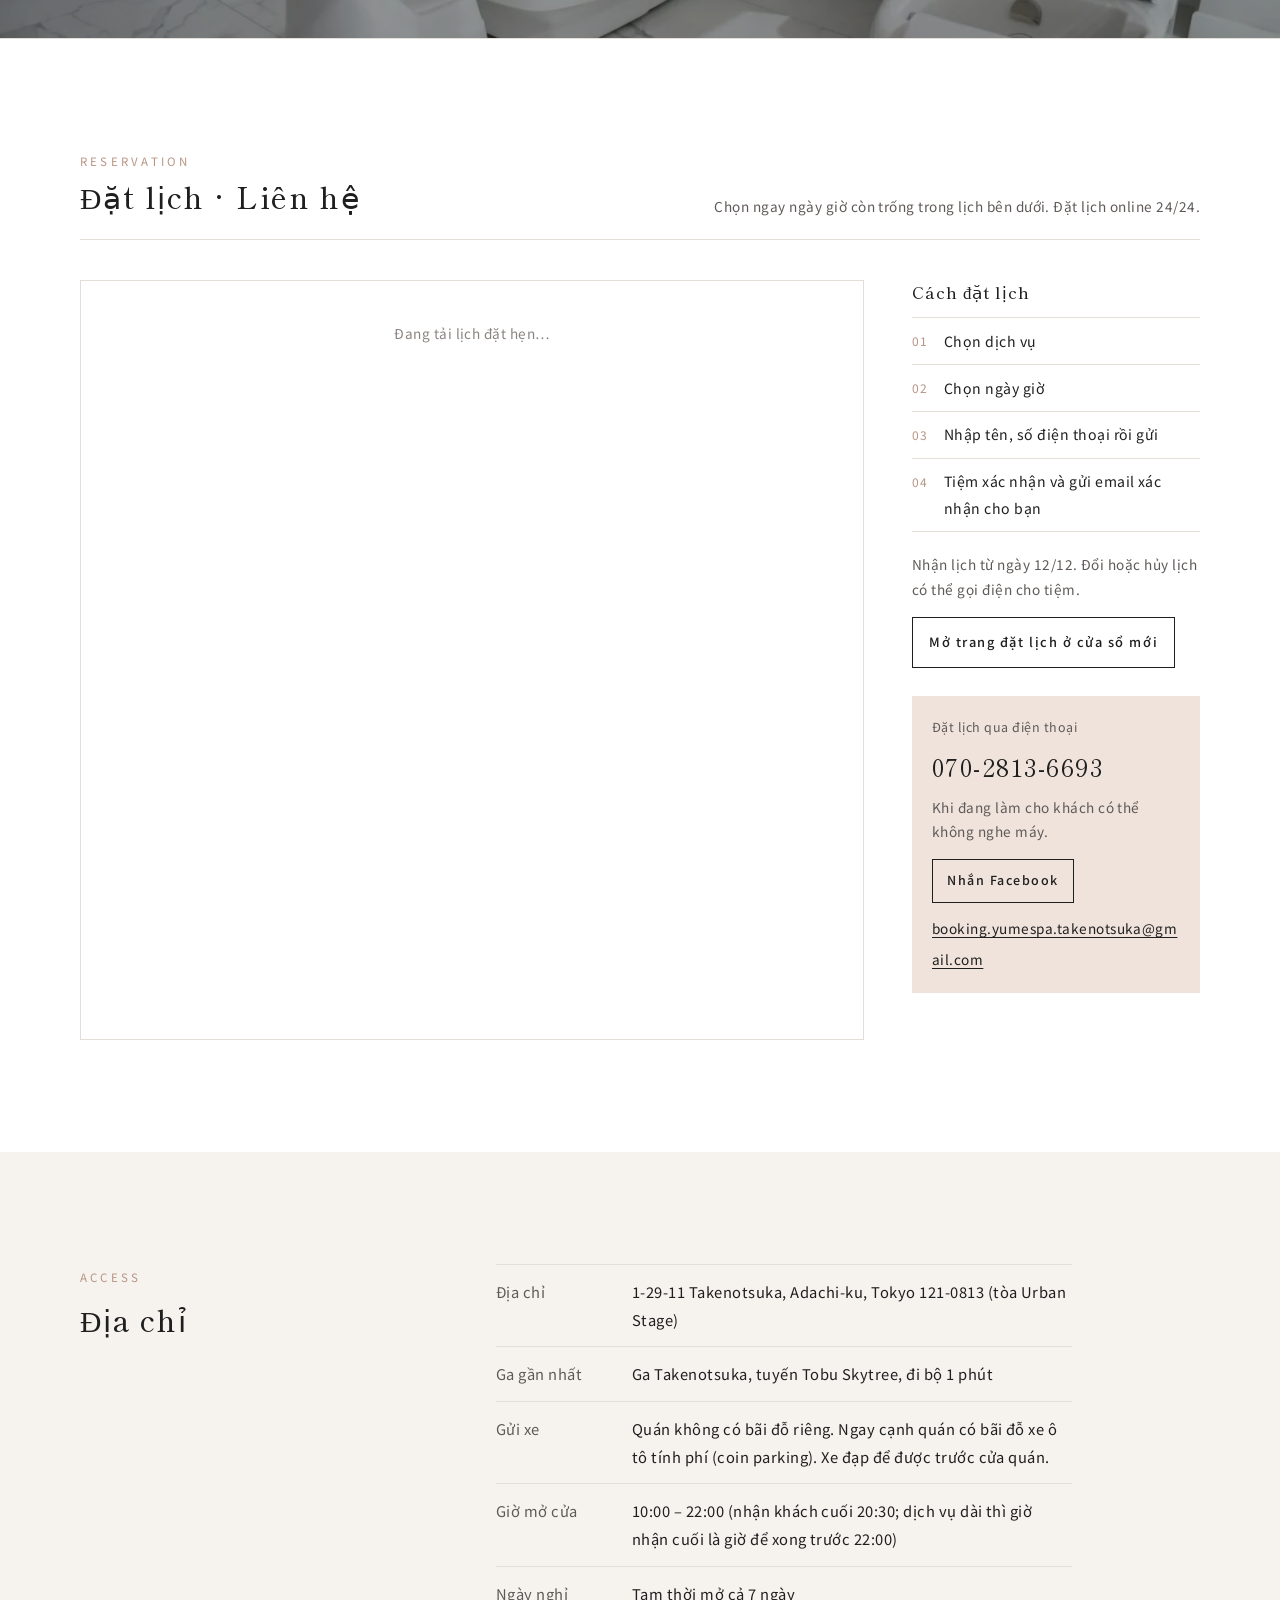
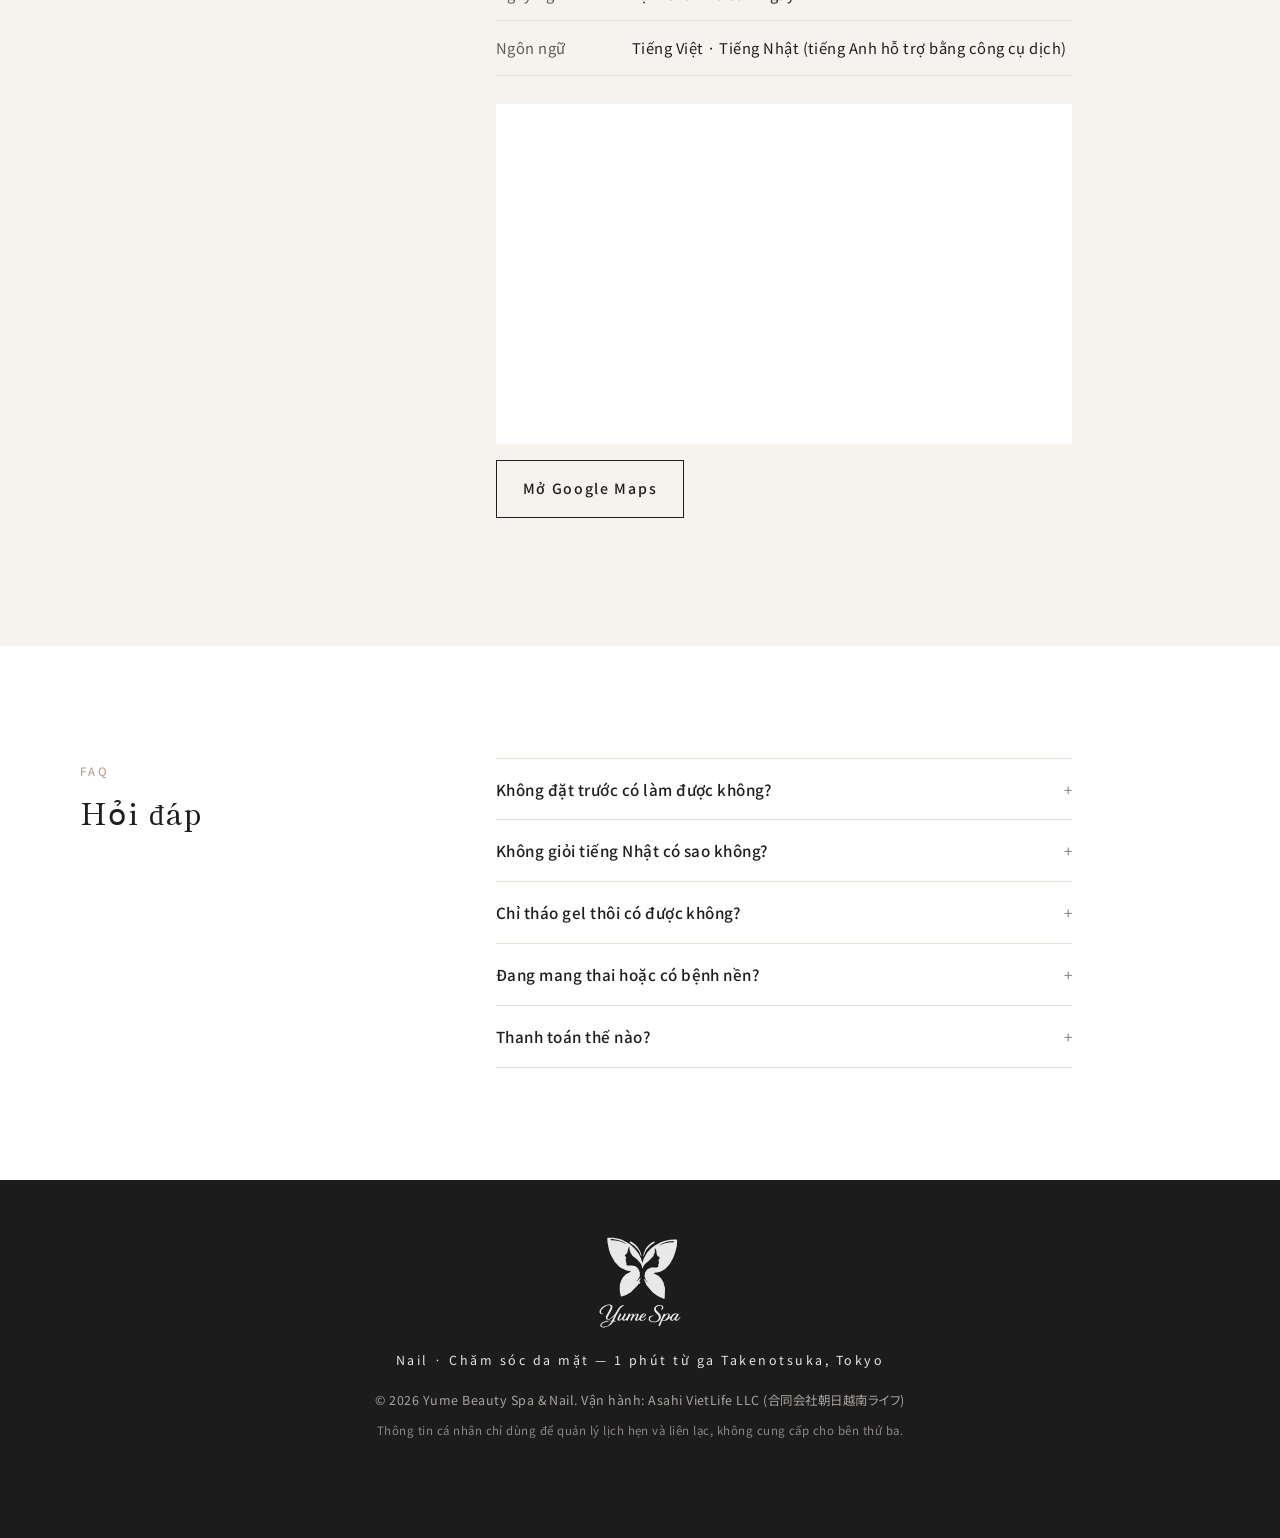
<file: vi/index.html>
<!doctype html>
<!-- Tệp này do tools/build.mjs tạo ra. Đừng sửa tay: sửa src/template.html hoặc assets/js/i18n.js rồi chạy node tools/build.mjs -->
<html lang="vi" data-page-lang="vi" data-base="../">
<head>
  <meta charset="utf-8">
  <meta name="viewport" content="width=device-width, initial-scale=1">
  <title>Yume Beauty Spa &amp; Nail｜Nail và chăm sóc da mặt, 1 phút từ ga Takenotsuka, Tokyo</title>
  <meta name="description" content="Yume Beauty Spa &amp; Nail là salon nail và chăm sóc da mặt ở Takenotsuka, Adachi-ku, Tokyo, đi bộ 1 phút từ ga Takenotsuka: gel nail, mẫu cố định, nối móng, nail chân, chăm sóc da mặt. Phục vụ bằng tiếng Việt và tiếng Nhật. Dự kiến khai trương ngày 19/12/2026.">
  <meta property="og:title" content="Yume Beauty Spa &amp; Nail｜Nail và chăm sóc da mặt, 1 phút từ ga Takenotsuka, Tokyo">
  <meta property="og:description" content="Một khoảng lặng đẹp như mơ. Salon nail và chăm sóc da mặt, 1 phút từ ga Takenotsuka, Tokyo. Dự kiến khai trương ngày 19/12/2026.">
  <meta property="og:type" content="website">
  <meta property="og:image" content="https://yumebeautyspa.com/assets/img/logo.png">
  <meta name="theme-color" content="#ffffff">
  <link rel="icon" href="../assets/img/icon-32.png" sizes="32x32">
  <link rel="apple-touch-icon" href="../assets/img/icon-180.png">
  <link rel="preconnect" href="https://fonts.googleapis.com">
  <link rel="preconnect" href="https://fonts.gstatic.com" crossorigin>
  <link href="https://fonts.googleapis.com/css2?family=Shippori+Mincho:wght@500&family=Noto+Sans+JP:wght@400;500&family=Noto+Sans:wght@400;500&display=swap" rel="stylesheet">
  <link rel="stylesheet" href="../assets/css/style.css">
  <script type="application/ld+json">
  {
    "@context": "https://schema.org",
    "@type": "BeautySalon",
    "name": "Yume Beauty Spa & Nail",
    "alternateName": "ユメ ビューティースパ＆ネイル",
    "description": "竹ノ塚駅徒歩1分のネイル＆フェイシャルケアサロン",
    "address": {
      "@type": "PostalAddress",
      "postalCode": "121-0813",
      "addressRegion": "東京都",
      "addressLocality": "足立区",
      "streetAddress": "竹の塚1丁目29-11 アーバンステージ",
      "addressCountry": "JP"
    },
    "geo": { "@type": "GeoCoordinates", "latitude": 35.7929113, "longitude": 139.7912284 },
    "hasMap": "https://www.google.com/maps?cid=10276560440520517902",
    "openingHours": "Mo-Su 10:00-22:00",
    "openingHoursSpecification": [{
      "@type": "OpeningHoursSpecification",
      "dayOfWeek": ["Monday", "Tuesday", "Wednesday", "Thursday", "Friday", "Saturday", "Sunday"],
      "opens": "10:00",
      "closes": "22:00"
    }],
    "url": "https://yumebeautyspa.com/vi/",
    "telephone": "+81-70-2813-6693",
    "email": "booking.yumespa.takenotsuka@gmail.com",
    "priceRange": "¥¥",
    "paymentAccepted": "現金, クレジットカード, PayPay, au PAY",
    "knowsLanguage": ["ja", "vi"]
  }
  </script>
  <link rel="canonical" href="https://yumebeautyspa.com/vi/">
  <link rel="alternate" hreflang="ja" href="https://yumebeautyspa.com/">
  <link rel="alternate" hreflang="en" href="https://yumebeautyspa.com/en/">
  <link rel="alternate" hreflang="vi" href="https://yumebeautyspa.com/vi/">
  <link rel="alternate" hreflang="x-default" href="https://yumebeautyspa.com/">
  <meta property="og:url" content="https://yumebeautyspa.com/vi/">
  <script type="application/ld+json">
{
  "@context": "https://schema.org",
  "@type": "FAQPage",
  "inLanguage": "vi",
  "mainEntity": [
    {
      "@type": "Question",
      "name": "Không đặt trước có làm được không?",
      "acceptedAnswer": {
        "@type": "Answer",
        "text": "Nếu còn trống thì được, nhưng tiệm nhỏ nên nên đặt trước."
      }
    },
    {
      "@type": "Question",
      "name": "Không giỏi tiếng Nhật có sao không?",
      "acceptedAnswer": {
        "@type": "Answer",
        "text": "Không sao. Tiệm nói tiếng Việt; tiếng Anh thì hỗ trợ bằng công cụ dịch."
      }
    },
    {
      "@type": "Question",
      "name": "Chỉ tháo gel thôi có được không?",
      "acceptedAnswer": {
        "@type": "Answer",
        "text": "Được, kể cả gel làm ở tiệm khác."
      }
    },
    {
      "@type": "Question",
      "name": "Đang mang thai hoặc có bệnh nền?",
      "acceptedAnswer": {
        "@type": "Answer",
        "text": "Hãy báo khi đặt lịch. Một số dịch vụ có thể không phù hợp; nên hỏi ý kiến bác sĩ trước."
      }
    },
    {
      "@type": "Question",
      "name": "Thanh toán thế nào?",
      "acceptedAnswer": {
        "@type": "Answer",
        "text": "Tiền mặt, thẻ tín dụng (VISA, Mastercard, JCB, AMEX), PayPay hoặc au PAY."
      }
    }
  ]
}
  </script>
</head>
<body>

<a class="skip" href="#menu" data-i18n="skip">Đến phần menu</a>

<a class="topbar" href="menu/#coupon" data-i18n="topbar">Khai trương 19/12 · Lần đầu: gel một màu ¥4,500, mẫu cố định từ ¥5,500</a>

<header class="top" id="top">
  <a class="brand" href="#top" aria-label="Yume Beauty Spa &amp; Nail">
    <img src="../assets/img/icon-gold.svg" alt="" width="34" height="30">
    <span>Yume Beauty Spa &amp; Nail</span>
  </a>
  <nav class="nav" aria-label="Site">
    <a href="#concept" data-i18n="nav.concept">Về Yume</a>
    <a href="#menu" data-i18n="nav.menu">Bảng giá</a>
    <a href="#gallery" data-i18n="nav.gallery" hidden>Hình ảnh</a>
    <a href="#flow" data-i18n="nav.flow">Quy trình</a>
    <a href="#access" data-i18n="nav.access">Địa chỉ</a>
    <a href="#faq" data-i18n="nav.faq">Hỏi đáp</a>
  </nav>
  <a class="btn btn-dark nav-book" href="#booking" data-i18n="cta.web">Đặt lịch online</a>
  <div class="lang" role="group" aria-label="Language">
    <button type="button" data-lang="ja" data-href="../" aria-pressed="false">日本語</button>
    <button type="button" data-lang="en" data-href="../en/" aria-pressed="false">English</button>
    <button type="button" data-lang="vi" data-href="../vi/" aria-pressed="true">Tiếng Việt</button>
  </div>
</header>

<main>

  <!-- Hero: chữ bên trái, ảnh lớn bên phải (điện thoại: chữ + nút đặt lịch trước, ảnh sau) -->
  <section class="hero scene" data-scene="hero" aria-labelledby="hero-title">
    <div class="hero-text">
      <p class="hero-eyebrow" data-i18n="hero.eyebrow">Salon nail &amp; chăm sóc da mặt ở Takenotsuka</p>
      <h1 id="hero-title" class="reveal-title" data-i18n="hero.title">Một khoảng lặng đẹp như mơ.</h1>
      <p class="hero-lead" data-i18n="hero.lead">Salon nail và chăm sóc da mặt, đi bộ 1 phút từ ga Takenotsuka, Tokyo.</p>
      <p class="hero-open" data-i18n="hero.open">Khai trương 19/12 · nhận lịch từ ngày 12/12</p>
      <div class="hero-actions">
        <a class="btn btn-dark" id="cta-line" href="#booking" data-i18n="cta.web">Đặt lịch online</a>
        <a class="btn btn-line-dark" href="https://www.google.com/maps?cid=10276560440520517902" target="_blank" rel="noopener" data-i18n="cta.map">Google Maps</a>
        <a class="btn btn-line-dark js-line" href="#" target="_blank" rel="noopener" data-i18n="cta.line" hidden>Nhắn LINE</a>
        <a class="btn btn-line-dark js-tel" href="tel:+817028136693" data-i18n="cta.tel">Gọi điện</a>
      </div>
      <dl class="hero-quick">
        <div><dt data-i18n="quick.where">Ga Takenotsuka, đi bộ 1 phút</dt><dd data-i18n="quick.addr">1-29-11 Takenotsuka, Adachi-ku, Tokyo (tòa Urban Stage)</dd></div>
        <div><dt data-i18n="quick.hours">10:00 – 22:00</dt><dd data-i18n="quick.hoursv">Nhận khách cuối 20:30 · tạm thời mở cả tuần</dd></div>
      </dl>
    </div>
    <figure class="hero-photo">
      <img src="../assets/img/photos/hero-1200.webp" srcset="../assets/img/photos/hero-720.webp 720w, ../assets/img/photos/hero-1200.webp 1200w" sizes="(max-width: 760px) 100vw, 55vw" width="1200" height="1500" fetchpriority="high" decoding="async" alt="Bàn tay với gel một màu hồng be" data-i18n-alt="photos.a1">
      <a class="hero-badge" href="menu/#coupon"><span data-i18n="badge.tag">Lần đầu</span><em data-i18n="badge.name">Gel một màu</em><strong>¥4,500</strong><small data-i18n="badge.note">Khách mới · gồm thuế</small></a>
      <figcaption>Image</figcaption>
    </figure>
  </section>

  <!-- 4 điểm mạnh -->
  <section class="points" aria-label="Yume">
    <ul class="wrap point-list">
      <li><strong>1<small>min</small></strong><span data-i18n="pt1">1 phút đi bộ từ ga Takenotsuka</span></li>
      <li><strong>22:00</strong><span data-i18n="pt2">Mở đến 22:00, nhận khách cuối 20:30</span></li>
      <li><strong>JA<small>/</small>VI</strong><span data-i18n="pt3">Phục vụ tiếng Nhật và tiếng Việt</span></li>
      <li><strong>24<small>h</small></strong><span data-i18n="pt4">Đặt lịch online 24/24</span></li>
    </ul>
  </section>

  <!-- 3 dịch vụ chính có ảnh lớn -->
  <section class="section services" id="services" aria-labelledby="services-title">
    <div class="wrap">
      <p class="eyebrow" aria-hidden="true">Service</p>
      <h2 id="services-title" data-i18n="sv.title">Chọn dịch vụ</h2>
      <ul class="sv-list">
        <li><a href="#menu"><img src="../assets/img/menu/one-720.webp" width="720" height="900" loading="lazy" decoding="async" alt=""><span class="sv-body"><em>Hand</em><b data-i18n="sv.hand">Nail tay</b><span data-i18n="sv.hand.d">Từ gel một màu đến mẫu cố định</span><strong>¥4,400<small>〜</small></strong></span></a></li>
        <li><a href="#menu"><img src="../assets/img/menu/foot-720.webp" width="720" height="900" loading="lazy" decoding="async" alt=""><span class="sv-body"><em>Foot</em><b data-i18n="sv.foot">Nail chân</b><span data-i18n="sv.foot.d">Đôi chân đẹp quanh năm</span><strong>¥6,600<small>〜</small></strong></span></a></li>
        <li><a href="#menu"><img src="../assets/img/menu/facial-720.webp" width="720" height="900" loading="lazy" decoding="async" alt=""><span class="sv-body"><em>Facial</em><b data-i18n="sv.facial">Chăm sóc da mặt</b><span data-i18n="sv.facial.d">Làm sạch dịu nhẹ và dưỡng ẩm</span><strong>¥5,500<small>〜</small></strong></span></a></li>
      </ul>
    </div>
  </section>

  <section class="section concept" id="concept" aria-labelledby="concept-title">
    <div class="wrap two">
      <div class="col-title">
        <p class="eyebrow" aria-hidden="true">Concept</p>
        <h2 id="concept-title" data-i18n="concept.title">Về Yume</h2>
      </div>
      <div class="col-body">
        <p class="big" data-i18n="concept.lead">Quên đi thực tại, tận hưởng khoảng thời gian dễ chịu như trong mơ.</p>
        <p data-i18n="concept.body">Chúng tôi mong bạn có một khoảng lặng để quên đi mệt mỏi mỗi ngày. Giữa công việc và việc nhà, hãy ghé qua một chút để tự thưởng cho mình. Không gian sạch sẽ, làm tỉ mỉ theo từng bàn tay và làn da. Phục vụ bằng tiếng Nhật và tiếng Việt.</p>
        <ul class="values">
          <li><strong data-i18n="concept.v1">Sạch</strong><span data-i18n="concept.v1b">Dụng cụ khử trùng mỗi lượt. Khăn thay mới cho từng khách.</span></li>
          <li><strong data-i18n="concept.v2">Tỉ mỉ</strong><span data-i18n="concept.v2b">Lịch hẹn có khoảng trống, không vội, đặt chất lượng lên trước.</span></li>
          <li><strong data-i18n="concept.v3">Đẹp tự nhiên</strong><span data-i18n="concept.v3b">Thạo các kiểu nhẹ nhàng, thanh lịch, hợp quy định nơi làm việc.</span></li>
        </ul>
      </div>
    </div>
    <!-- Ảnh minh họa do AI tạo (Canva, 26/11/2026) – không phải ảnh tại quán. Nguồn: assets/img/photos/CREDITS.md. Ảnh chụp tại quán thì đưa vào mục Gallery. -->
    <div class="wrap photo-wrap">
      <ul class="space-band">
        <li><figure><img src="../assets/img/photos/salon-1400.webp" srcset="../assets/img/photos/salon-700.webp 700w, ../assets/img/photos/salon-1400.webp 1400w" sizes="(max-width: 720px) 92vw, 540px" width="1400" height="933" loading="lazy" decoding="async" alt="Không gian tiệm nail ánh đèn ấm (ảnh minh họa)" data-i18n-alt="photos.a5"><figcaption data-i18n="photos.c5">Không gian (minh họa)</figcaption></figure></li>
        <li><figure><img src="../assets/img/photos/tools-1400.webp" srcset="../assets/img/photos/tools-700.webp 700w, ../assets/img/photos/tools-1400.webp 1400w" sizes="(max-width: 720px) 92vw, 540px" width="1400" height="933" loading="lazy" decoding="async" alt="Khay dụng cụ đóng gói riêng và chai gel" data-i18n-alt="photos.a6"><figcaption data-i18n="photos.c6">Dụng cụ khử trùng mỗi lượt</figcaption></figure></li>
      </ul>
      <p class="note small photo-note" data-i18n="photos.note">Tất cả là ảnh minh họa, không phải ảnh chụp tại tiệm. Sau khai trương sẽ thay dần bằng ảnh chụp tại quán.</p>
    </div>
  </section>

  <!-- Dải mẫu thiết kế kéo ngang (ảnh minh họa Unsplash, ghi イメージ) -->
  <section class="designs" aria-labelledby="designs-title">
    <div class="wrap ds-head">
      <p class="eyebrow" aria-hidden="true">Design</p>
      <h2 id="designs-title" data-i18n="ds.title">Mẫu thiết kế</h2>
      <p class="note" data-i18n="ds.note">Ảnh minh họa. Bạn chọn mẫu thật trong bảng mẫu tại tiệm.</p>
    </div>
    <ul class="ds-strip">
        <li><img src="../assets/img/menu/one-360.webp" srcset="../assets/img/menu/one-360.webp 360w, ../assets/img/menu/one-720.webp 720w" sizes="220px" width="360" height="450" loading="lazy" decoding="async" alt="One colour"><span>One colour</span></li>
        <li><img src="../assets/img/menu/french-360.webp" srcset="../assets/img/menu/french-360.webp 360w, ../assets/img/menu/french-720.webp 720w" sizes="220px" width="360" height="450" loading="lazy" decoding="async" alt="French"><span>French</span></li>
        <li><img src="../assets/img/menu/magnet-360.webp" srcset="../assets/img/menu/magnet-360.webp 360w, ../assets/img/menu/magnet-720.webp 720w" sizes="220px" width="360" height="450" loading="lazy" decoding="async" alt="Magnet"><span>Magnet</span></li>
        <li><img src="../assets/img/menu/gradient-360.webp" srcset="../assets/img/menu/gradient-360.webp 360w, ../assets/img/menu/gradient-720.webp 720w" sizes="220px" width="360" height="450" loading="lazy" decoding="async" alt="Gradient"><span>Gradient</span></li>
        <li><img src="../assets/img/menu/glitter-360.webp" srcset="../assets/img/menu/glitter-360.webp 360w, ../assets/img/menu/glitter-720.webp 720w" sizes="220px" width="360" height="450" loading="lazy" decoding="async" alt="Glitter"><span>Glitter</span></li>
        <li><img src="../assets/img/menu/simple-360.webp" srcset="../assets/img/menu/simple-360.webp 360w, ../assets/img/menu/simple-720.webp 720w" sizes="220px" width="360" height="450" loading="lazy" decoding="async" alt="Simple"><span>Simple</span></li>
        <li><img src="../assets/img/menu/trend-360.webp" srcset="../assets/img/menu/trend-360.webp 360w, ../assets/img/menu/trend-720.webp 720w" sizes="220px" width="360" height="450" loading="lazy" decoding="async" alt="Trend"><span>Trend</span></li>
        <li><img src="../assets/img/menu/premium-360.webp" srcset="../assets/img/menu/premium-360.webp 360w, ../assets/img/menu/premium-720.webp 720w" sizes="220px" width="360" height="450" loading="lazy" decoding="async" alt="Premium"><span>Premium</span></li>
        <li><img src="../assets/img/menu/mirror-360.webp" srcset="../assets/img/menu/mirror-360.webp 360w, ../assets/img/menu/mirror-720.webp 720w" sizes="220px" width="360" height="450" loading="lazy" decoding="async" alt="Aurora"><span>Aurora</span></li>
        <li><img src="../assets/img/menu/tips-360.webp" srcset="../assets/img/menu/tips-360.webp 360w, ../assets/img/menu/tips-720.webp 720w" sizes="220px" width="360" height="450" loading="lazy" decoding="async" alt="Extension"><span>Extension</span></li>
        <li><img src="../assets/img/menu/foot-art-360.webp" srcset="../assets/img/menu/foot-art-360.webp 360w, ../assets/img/menu/foot-art-720.webp 720w" sizes="220px" width="360" height="450" loading="lazy" decoding="async" alt="Foot art"><span>Foot art</span></li>
        <li><img src="../assets/img/menu/care-360.webp" srcset="../assets/img/menu/care-360.webp 360w, ../assets/img/menu/care-720.webp 720w" sizes="220px" width="360" height="450" loading="lazy" decoding="async" alt="Nail care"><span>Nail care</span></li>
    </ul>
  </section>
  <section class="section menu" id="menu" aria-labelledby="menu-title">
    <div class="wrap">
      <div class="menu-head">
        <p class="eyebrow" aria-hidden="true">Menu</p>
        <h2 id="menu-title" data-i18n="menu.title">Bảng giá</h2>
        <p class="note" data-i18n="menu.note">Giá đã gồm thuế, là giá dự kiến khi khai trương. Ảnh là ảnh minh họa. Đây là các dịch vụ chính; tùy chọn thêm, tháo gel và combo xem ở trang bảng giá đầy đủ.</p>
      </div>
      <div class="menu-grid" id="menu-grid" data-static="1"><div class="menu-card cat-hand"><img class="menu-thumb" src="../assets/img/menu/clear-360.webp" width="360" height="450" loading="lazy" decoding="async" alt="Gel trong"><h3><i aria-hidden="true"></i>Nail tay</h3><p class="d">Đã gồm chăm sóc da quanh móng và tạo dáng móng cơ bản.</p><ul class="price-list"><li><span class="n">Gel trong</span><span class="p">¥4,400</span><span class="t">45 phút</span></li><li><span class="n">Gel một màu</span><span class="p">¥5,500</span><span class="t">60 phút</span></li><li><span class="n">Ombre nhũ</span><span class="p">¥5,500</span><span class="t">60 phút</span></li><li><span class="n">Mắt mèo · flash</span><span class="p">¥6,050</span><span class="t">70 phút</span></li><li><span class="n">Tráng gương · aurora</span><span class="p">¥6,600</span><span class="t">70 phút</span></li><li><span class="n">Ombre màu</span><span class="p">¥6,600</span><span class="t">75 phút</span></li><li><span class="n">French</span><span class="p">¥7,150</span><span class="t">75 phút</span></li><li><span class="n">Gel cho nam</span><span class="p">¥5,500</span><span class="t">60 phút</span></li></ul></div><div class="menu-card cat-fixed"><img class="menu-thumb" src="../assets/img/menu/simple-360.webp" width="360" height="450" loading="lazy" decoding="async" alt="Simple"><h3><i aria-hidden="true"></i>Gel mẫu cố định</h3><p class="d">Chọn từ bảng mẫu tại tiệm. Đổi màu miễn phí; đá, phụ kiện ngoài mẫu tính thêm.</p><ul class="price-list"><li><span class="n">Simple<small class="d2">Khoảng 2 móng vẽ; nhẹ nhàng, hợp đi làm</small></span><span class="p">¥6,600</span><span class="t">75 phút</span></li><li><span class="n">Trend<small class="d2">Khoảng 4–6 móng vẽ; kiểu Hàn, mẫu theo mùa</small></span><span class="p">¥7,700</span><span class="t">90 phút</span></li><li><span class="n">Premium<small class="d2">Khoảng 6–10 móng vẽ; cô dâu, kiểu wanghong</small></span><span class="p">¥9,900</span><span class="t">120 phút</span></li></ul></div><div class="menu-card cat-foot"><img class="menu-thumb" src="../assets/img/menu/foot-360.webp" width="360" height="450" loading="lazy" decoding="async" alt="Gel chân một màu"><h3><i aria-hidden="true"></i>Nail chân</h3><ul class="price-list"><li><span class="n">Gel chân một màu</span><span class="p">¥6,600</span><span class="t">60 phút</span></li><li><span class="n">Ombre nhũ</span><span class="p">¥6,600</span><span class="t">60 phút</span></li><li><span class="n">Mắt mèo · flash</span><span class="p">¥7,700</span><span class="t">75 phút</span></li><li><span class="n">Vẽ 2 móng cái</span><span class="p">¥7,700</span><span class="t">75 phút</span></li><li><span class="n">Mẫu cố định</span><span class="p">¥8,800</span><span class="t">90 phút</span></li><li><span class="n">Vẽ toàn bộ</span><span class="p"><small>từ </small>¥9,900</span><span class="t">120 phút</span></li></ul></div><div class="menu-card cat-facial"><img class="menu-thumb" src="../assets/img/menu/facial-360.webp" width="360" height="450" loading="lazy" decoding="async" alt="Da mặt"><h3><i aria-hidden="true"></i>Chăm sóc da mặt</h3><p class="d">Giá hiển thị là giá gói cơ bản đã gồm thuế, không thêm gì vẫn đúng giá này. Nếu bạn muốn thêm tùy chọn, chúng tôi báo rõ nội dung và phụ phí trước, bạn đồng ý rồi mới làm. Yume Beauty Spa &amp; Nail là salon thư giãn và làm đẹp, không thực hiện các hoạt động y tế.</p><ul class="price-list"><li><span class="n">Facial dưỡng ẩm cơ bản</span><span class="p"><small>từ </small>¥5,500</span><span class="t">40 phút</span></li><li><span class="n">Facial mặt nạ dưỡng ẩm</span><span class="p"><small>từ </small>¥7,700</span><span class="t">60 phút</span></li><li><span class="n">Facial làm sạch lỗ chân lông</span><span class="p"><small>từ </small>¥8,800</span><span class="t">60 phút</span></li><li><span class="n">Facial cao cấp</span><span class="p"><small>từ </small>¥11,000</span><span class="t">90 phút</span></li><li><span class="n">Head spa</span><span class="p">Đang chuẩn bị</span><span class="t"></span></li></ul></div></div>
      <p class="note menu-off" data-i18n="menu.off">Khách mới được tháo gel mềm miễn phí khi làm bộ mới; gel làm tại Yume cũng tháo miễn phí nếu làm lại trong 4 tuần. Vẽ thêm hoặc gắn đá, phụ kiện ngoài bảng mẫu sẽ được báo giá trước khi làm.</p>
      <p class="menu-print"><a class="link" href="menu/" data-i18n="menu.print">Xem toàn bộ bảng giá và ưu đãi lần đầu</a></p>
      <p class="note small" data-i18n="menu.legal">Yume Beauty Spa &amp; Nail là salon thư giãn và làm đẹp, không thực hiện các hoạt động y tế.</p>
    </div>
  </section>


  <!-- Gallery: 3D tilt cards, slots for salon / nail designs / guests. Images listed in assets/js/gallery.js -->
  <section class="section gallery" id="gallery" aria-labelledby="gallery-title" hidden>
    <div class="wrap">
      <div class="menu-head">
        <p class="eyebrow" aria-hidden="true">Gallery</p>
        <h2 id="gallery-title" data-i18n="gallery.title">Hình ảnh</h2>
        <p class="note" data-i18n="gallery.note">Ảnh khách hàng chỉ đăng khi có sự đồng ý của khách.</p>
      </div>
      <div class="gallery-groups" id="gallery-groups"></div>
    </div>
  </section>

  <section class="section flow" id="flow" aria-labelledby="flow-title">
    <div class="wrap two">
      <div class="col-title">
        <p class="eyebrow" aria-hidden="true">Flow</p>
        <h2 id="flow-title" data-i18n="flow.title">Quy trình</h2>
      </div>
      <div class="col-body">
        <ol class="steps">
          <li><strong data-i18n="flow.s1">Đặt lịch</strong><span data-i18n="flow.s1b">Đặt lịch online 24/24, chọn ngày giờ và dịch vụ. Cũng có thể gọi điện hoặc gửi email.</span></li>
          <li><strong data-i18n="flow.s2">Tư vấn</strong><span data-i18n="flow.s2b">Hỏi mong muốn hôm đó, tình trạng da và móng, mùi hương muốn tránh.</span></li>
          <li><strong data-i18n="flow.s3">Thực hiện</strong><span data-i18n="flow.s3b">Trong không gian riêng yên tĩnh. Cứ nói nếu muốn chỉnh lực tay hay nhiệt độ.</span></li>
          <li><strong data-i18n="flow.s4">Thanh toán · hẹn lần sau</strong><span data-i18n="flow.s4b">Thanh toán bằng tiền mặt, thẻ tín dụng, PayPay hoặc au PAY. Gợi ý thời điểm quay lại.</span></li>
        </ol>
      </div>
    </div>
  </section>

  <section class="section opening" id="opening" aria-labelledby="opening-title">
    <div class="wrap">
      <div class="opening-card">
        <p class="eyebrow" aria-hidden="true">Opening</p>
        <h2 id="opening-title" data-i18n="opening.title">Ưu đãi khai trương</h2>
        <p data-i18n="opening.body">Nhân dịp khai trương ngày 19/12/2026, quán có giá ưu đãi cho khách lần đầu. Nội dung và điều kiện xem ở trang bảng giá đầy đủ.</p>
        <a class="btn btn-gold" href="menu/#coupon" data-i18n="opening.cta">Xem giá ưu đãi lần đầu</a>
      </div>
    </div>
  </section>

  <!-- Dải đặt lịch có ảnh nền -->
  <section class="cta-band" aria-labelledby="cta-title">
    <div class="cta-inner">
      <p class="eyebrow" aria-hidden="true">Reservation</p>
      <h2 id="cta-title" data-i18n="cta.title">Đặt lịch online 24/24</h2>
      <p data-i18n="cta.sub">Nhận lịch từ ngày 12/12. Cũng có thể gọi điện.</p>
      <div class="cta-actions"><a class="btn btn-white" href="#booking" data-i18n="cta.web">Đặt lịch online</a><a class="btn btn-line-white js-line" href="#" target="_blank" rel="noopener" data-i18n="cta.line" hidden>Nhắn LINE</a><a class="btn btn-line-white js-tel" href="tel:+817028136693" data-i18n="cta.tel">Gọi điện</a></div>
    </div>
  </section>
  <!-- Đặt lịch: lịch Square nhúng ngay trong trang -->
  <section class="section booking" id="booking" aria-labelledby="booking-title">
    <div class="wrap">
      <div class="bk-head">
        <p class="eyebrow" aria-hidden="true">Reservation</p>
        <h2 id="booking-title" data-i18n="booking.title">Đặt lịch · Liên hệ</h2>
        <p class="note" data-i18n="booking.lead">Chọn ngay ngày giờ còn trống trong lịch bên dưới. Đặt lịch online 24/24.</p>
      </div>
      <div class="bk-grid">
        <div class="bk-embed" id="bk-embed">
          <p class="bk-loading" data-i18n="bk.loading">Đang tải lịch đặt hẹn…</p>
          <script src="https://square.site/appointments/buyer/widget/69awg5w0exe62m/LK15VJNH9TBDG.js"></script>
          <noscript><a class="btn btn-dark" href="https://book.squareup.com/appointments/69awg5w0exe62m/location/LK15VJNH9TBDG/services">WEB予約</a></noscript>
        </div>
        <aside class="bk-side">
          <h3 data-i18n="bk.steps">Cách đặt lịch</h3>
          <ol class="bk-steps">
            <li data-i18n="bk.s1">Chọn dịch vụ</li>
            <li data-i18n="bk.s2">Chọn ngày giờ</li>
            <li data-i18n="bk.s3">Nhập tên, số điện thoại rồi gửi</li>
            <li data-i18n="bk.s4">Tiệm xác nhận và gửi email xác nhận cho bạn</li>
          </ol>
          <p class="note" data-i18n="bk.note">Nhận lịch từ ngày 12/12. Đổi hoặc hủy lịch có thể gọi điện cho tiệm.</p>
          <p><a class="btn btn-line-dark bk-open" href="https://book.squareup.com/appointments/69awg5w0exe62m/location/LK15VJNH9TBDG/services" target="_blank" rel="noopener" data-i18n="bk.open">Mở trang đặt lịch ở cửa sổ mới</a></p>
          <div class="bk-linebox js-line-box" hidden>
            <p class="bk-label" data-i18n="bk.line">Đặt lịch, hỏi đáp qua LINE</p>
            <a class="btn bk-line-btn js-line" href="#" target="_blank" rel="noopener" data-i18n="bk.linebtn" hidden>Kết bạn LINE</a>
            <p class="note" data-i18n="bk.linenote">Hỏi mẫu nail, đổi giờ hay hủy lịch cũng nhắn LINE được.</p>
          </div>
          <div class="bk-contact">
            <p class="bk-label" data-i18n="bk.tel">Đặt lịch qua điện thoại</p>
            <a class="bk-tel" href="tel:+817028136693">070-2813-6693</a>
            <p class="note" data-i18n="bk.telnote">Khi đang làm cho khách có thể không nghe máy.</p>
            <ul class="contacts">
              <li><a class="btn btn-line" id="line-link" href="#" rel="noopener" target="_blank" data-i18n="booking.line">Đặt lịch qua LINE</a></li>
              <li><a class="btn btn-ghost-dark" id="fb-link" href="#" rel="noopener" target="_blank" data-i18n="booking.fb">Nhắn Facebook</a></li>
              <li><a class="link" href="mailto:booking.yumespa.takenotsuka@gmail.com">booking.yumespa.takenotsuka@gmail.com</a></li>
            </ul>
          </div>
        </aside>
      </div>
    </div>
  </section>
  <section class="section access" id="access" aria-labelledby="access-title">
    <div class="wrap two">
      <div class="col-title">
        <p class="eyebrow" aria-hidden="true">Access</p>
        <h2 id="access-title" data-i18n="access.title">Địa chỉ</h2>
      </div>
      <div class="col-body">
        <dl class="info">
          <div><dt data-i18n="access.addr">Địa chỉ</dt><dd data-i18n="access.addrv">1-29-11 Takenotsuka, Adachi-ku, Tokyo 121-0813 (tòa Urban Stage)</dd></div>
          <div><dt data-i18n="access.station">Ga gần nhất</dt><dd data-i18n="access.stationv">Ga Takenotsuka, tuyến Tobu Skytree, đi bộ 1 phút</dd></div>
          <div><dt data-i18n="access.parking">Gửi xe</dt><dd data-i18n="access.parkingv">Quán không có bãi đỗ riêng. Ngay cạnh quán có bãi đỗ xe ô tô tính phí (coin parking). Xe đạp để được trước cửa quán.</dd></div>
          <div><dt data-i18n="access.hours">Giờ mở cửa</dt><dd data-i18n="access.hoursv">10:00 – 22:00 (nhận khách cuối 20:30; dịch vụ dài thì giờ nhận cuối là giờ để xong trước 22:00)</dd></div>
          <div><dt data-i18n="access.closed">Ngày nghỉ</dt><dd data-i18n="access.closedv">Tạm thời mở cả 7 ngày</dd></div>
          <div><dt data-i18n="access.lang">Ngôn ngữ</dt><dd data-i18n="access.langv">Tiếng Việt · Tiếng Nhật (tiếng Anh hỗ trợ bằng công cụ dịch)</dd></div>
        </dl>
        <div class="map" id="map" aria-label="Map">
          <p data-i18n="access.map">Đang tải bản đồ.</p>
        </div>
        <p class="map-open"><a class="btn btn-ghost-dark" href="https://www.google.com/maps?cid=10276560440520517902" target="_blank" rel="noopener" data-i18n="access.gmap">Mở Google Maps</a></p>
      </div>
    </div>
  </section>


  <section class="section faq" id="faq" aria-labelledby="faq-title">
    <div class="wrap two">
      <div class="col-title">
        <p class="eyebrow" aria-hidden="true">FAQ</p>
        <h2 id="faq-title" data-i18n="faq.title">Hỏi đáp</h2>
      </div>
      <div class="col-body">
        <details><summary data-i18n="faq.q1">Không đặt trước có làm được không?</summary><p data-i18n="faq.a1">Nếu còn trống thì được, nhưng tiệm nhỏ nên nên đặt trước.</p></details>
        <details><summary data-i18n="faq.q2">Không giỏi tiếng Nhật có sao không?</summary><p data-i18n="faq.a2">Không sao. Tiệm nói tiếng Việt; tiếng Anh thì hỗ trợ bằng công cụ dịch.</p></details>
        <details><summary data-i18n="faq.q3">Chỉ tháo gel thôi có được không?</summary><p data-i18n="faq.a3">Được, kể cả gel làm ở tiệm khác.</p></details>
        <details><summary data-i18n="faq.q4">Đang mang thai hoặc có bệnh nền?</summary><p data-i18n="faq.a4">Hãy báo khi đặt lịch. Một số dịch vụ có thể không phù hợp; nên hỏi ý kiến bác sĩ trước.</p></details>
        <details><summary data-i18n="faq.q5">Thanh toán thế nào?</summary><p data-i18n="faq.a5">Tiền mặt, thẻ tín dụng (VISA, Mastercard, JCB, AMEX), PayPay hoặc au PAY.</p></details>
      </div>
    </div>
  </section>

</main>

<!-- Thanh nút cố định dưới màn hình điện thoại -->
<nav class="quickbar" aria-label="Quick links">
  <a class="qb-book" href="#booking" data-i18n="cta.web">Đặt lịch online</a>
  <a href="https://www.google.com/maps?cid=10276560440520517902" target="_blank" rel="noopener" data-i18n="qb.map">Bản đồ</a>
  <a class="qb-line js-line" href="#" target="_blank" rel="noopener" hidden>LINE</a>
  <a class="js-tel" href="tel:+817028136693" data-i18n="qb.tel">Gọi</a>
</nav>

<footer class="foot">
  <div class="wrap foot-inner">
    <img src="../assets/img/logo-white.svg" alt="Yume Beauty Spa &amp; Nail" width="120" height="142" class="foot-logo">
    <p class="foot-tag" data-i18n="foot.tag">Nail · Chăm sóc da mặt — 1 phút từ ga Takenotsuka, Tokyo</p>
    <p class="foot-legal" data-i18n="foot.legal">© 2026 Yume Beauty Spa &amp; Nail. Vận hành: Asahi VietLife LLC (合同会社朝日越南ライフ)</p>
    <p class="foot-legal small" data-i18n="foot.privacy">Thông tin cá nhân chỉ dùng để quản lý lịch hẹn và liên lạc, không cung cấp cho bên thứ ba.</p>
  </div>
</footer>

<div class="lightbox" id="lightbox" hidden><button type="button" class="lightbox-close" aria-label="Close">×</button><img alt=""></div>

<script src="../assets/js/vendor/gsap.min.js"></script>
<script src="../assets/js/vendor/ScrollTrigger.min.js"></script>
<script src="../assets/js/i18n.js"></script>
<script src="../assets/js/menu-data.js"></script>
<script src="../assets/js/gallery.js"></script>
<script src="../assets/js/main.js"></script>
<script src="../assets/js/effects.js"></script>
</body>
</html>
</file>
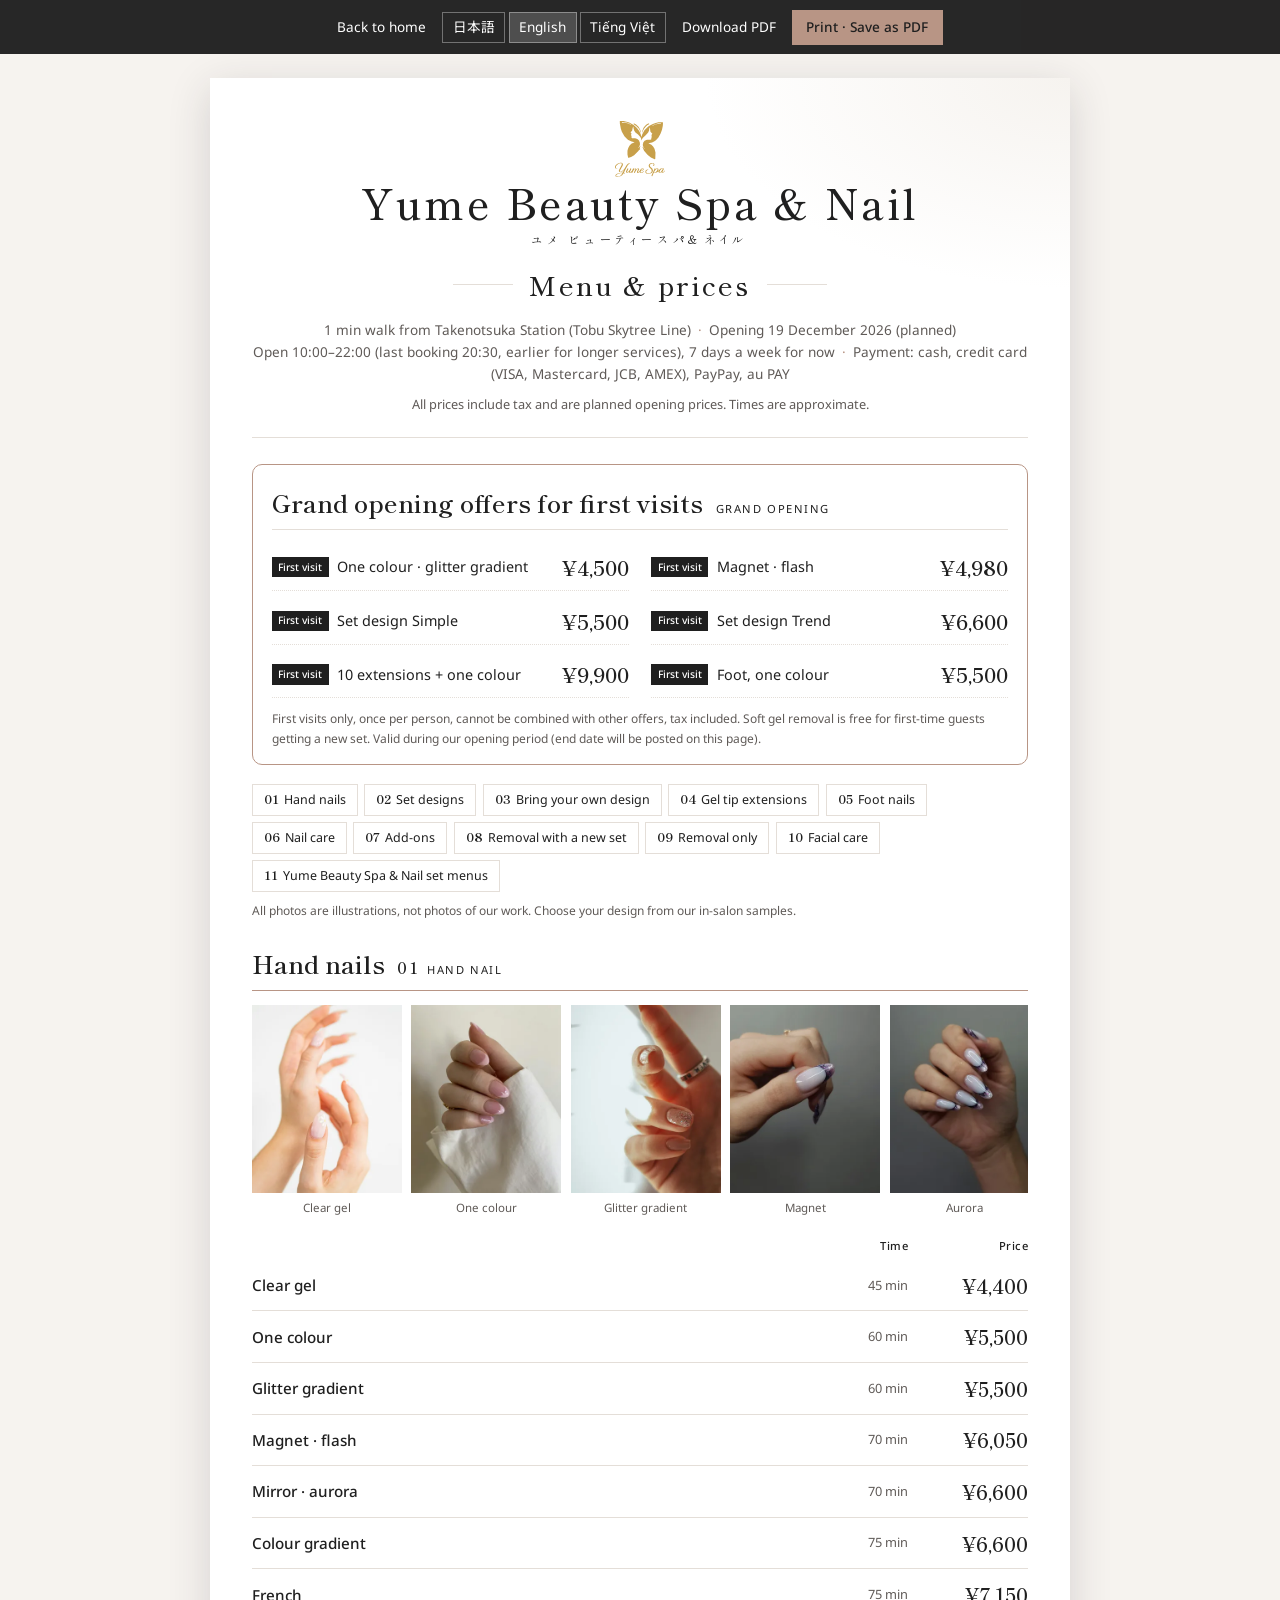
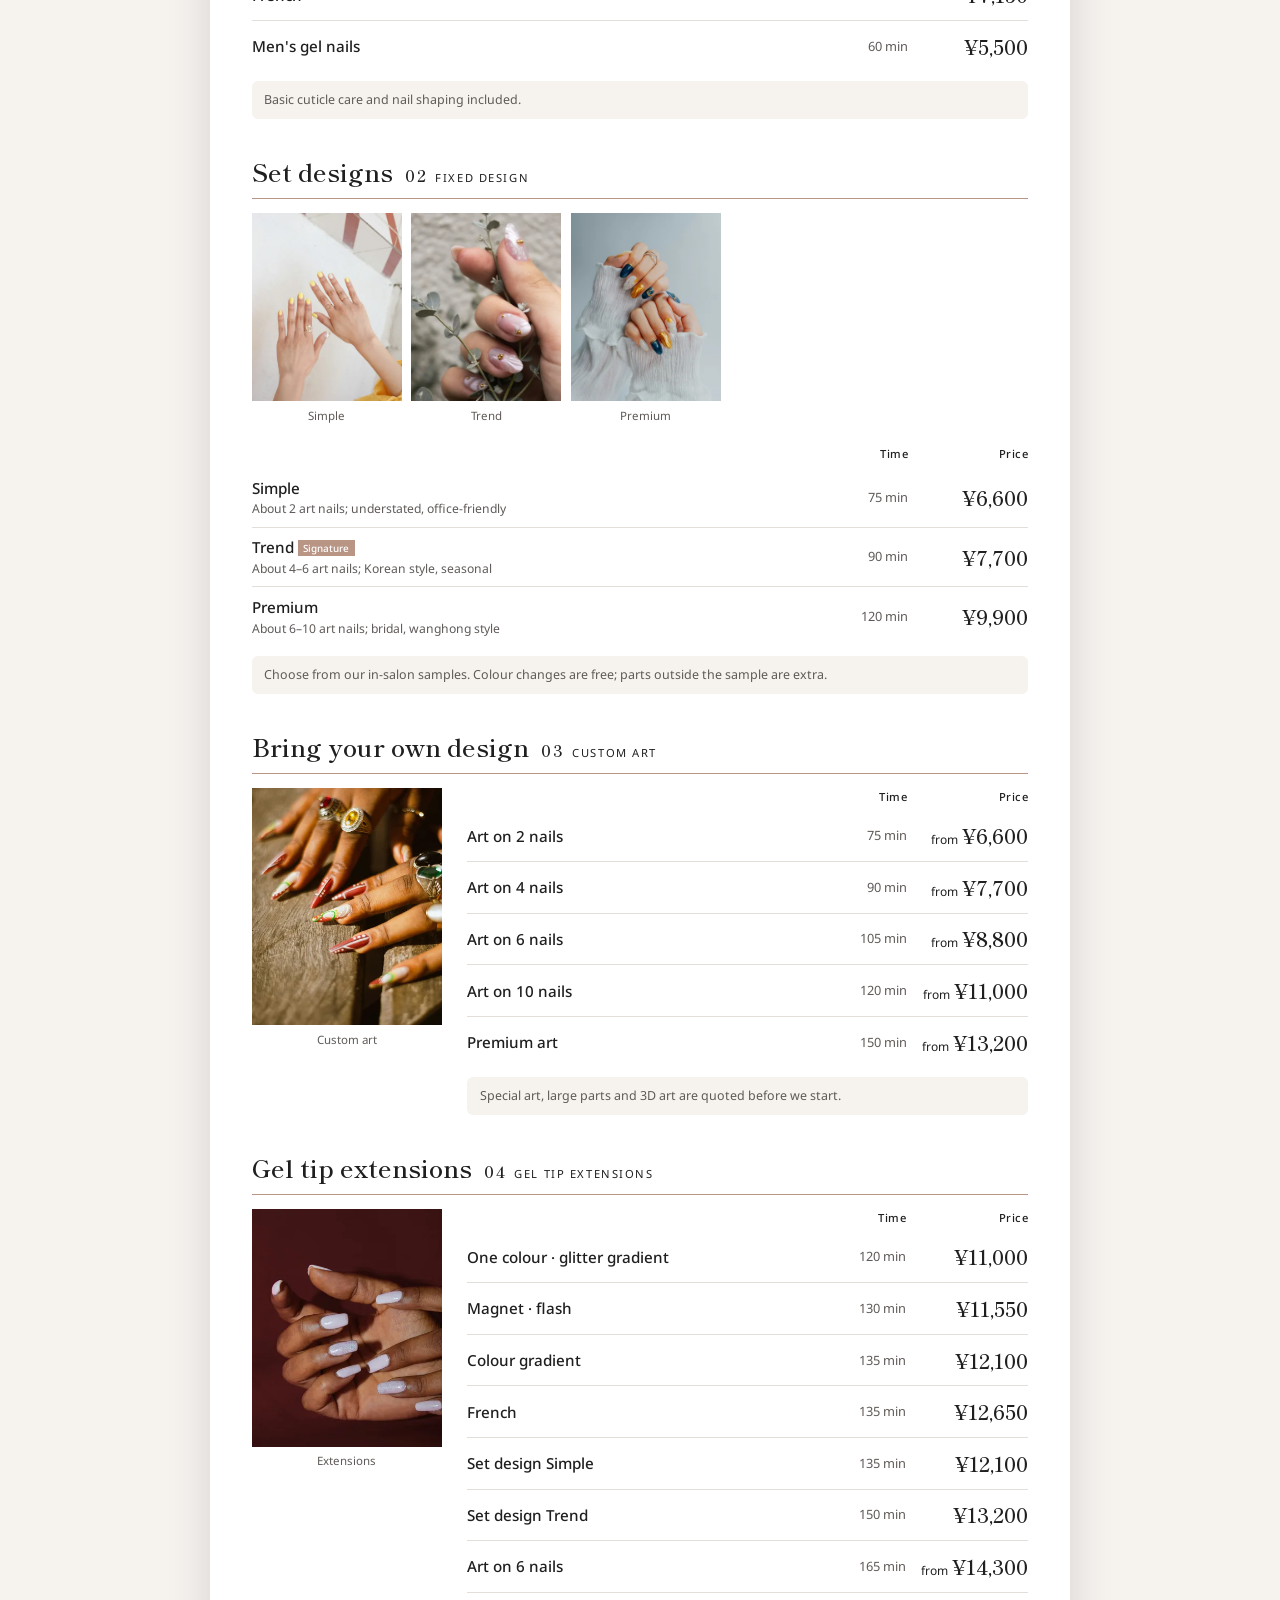
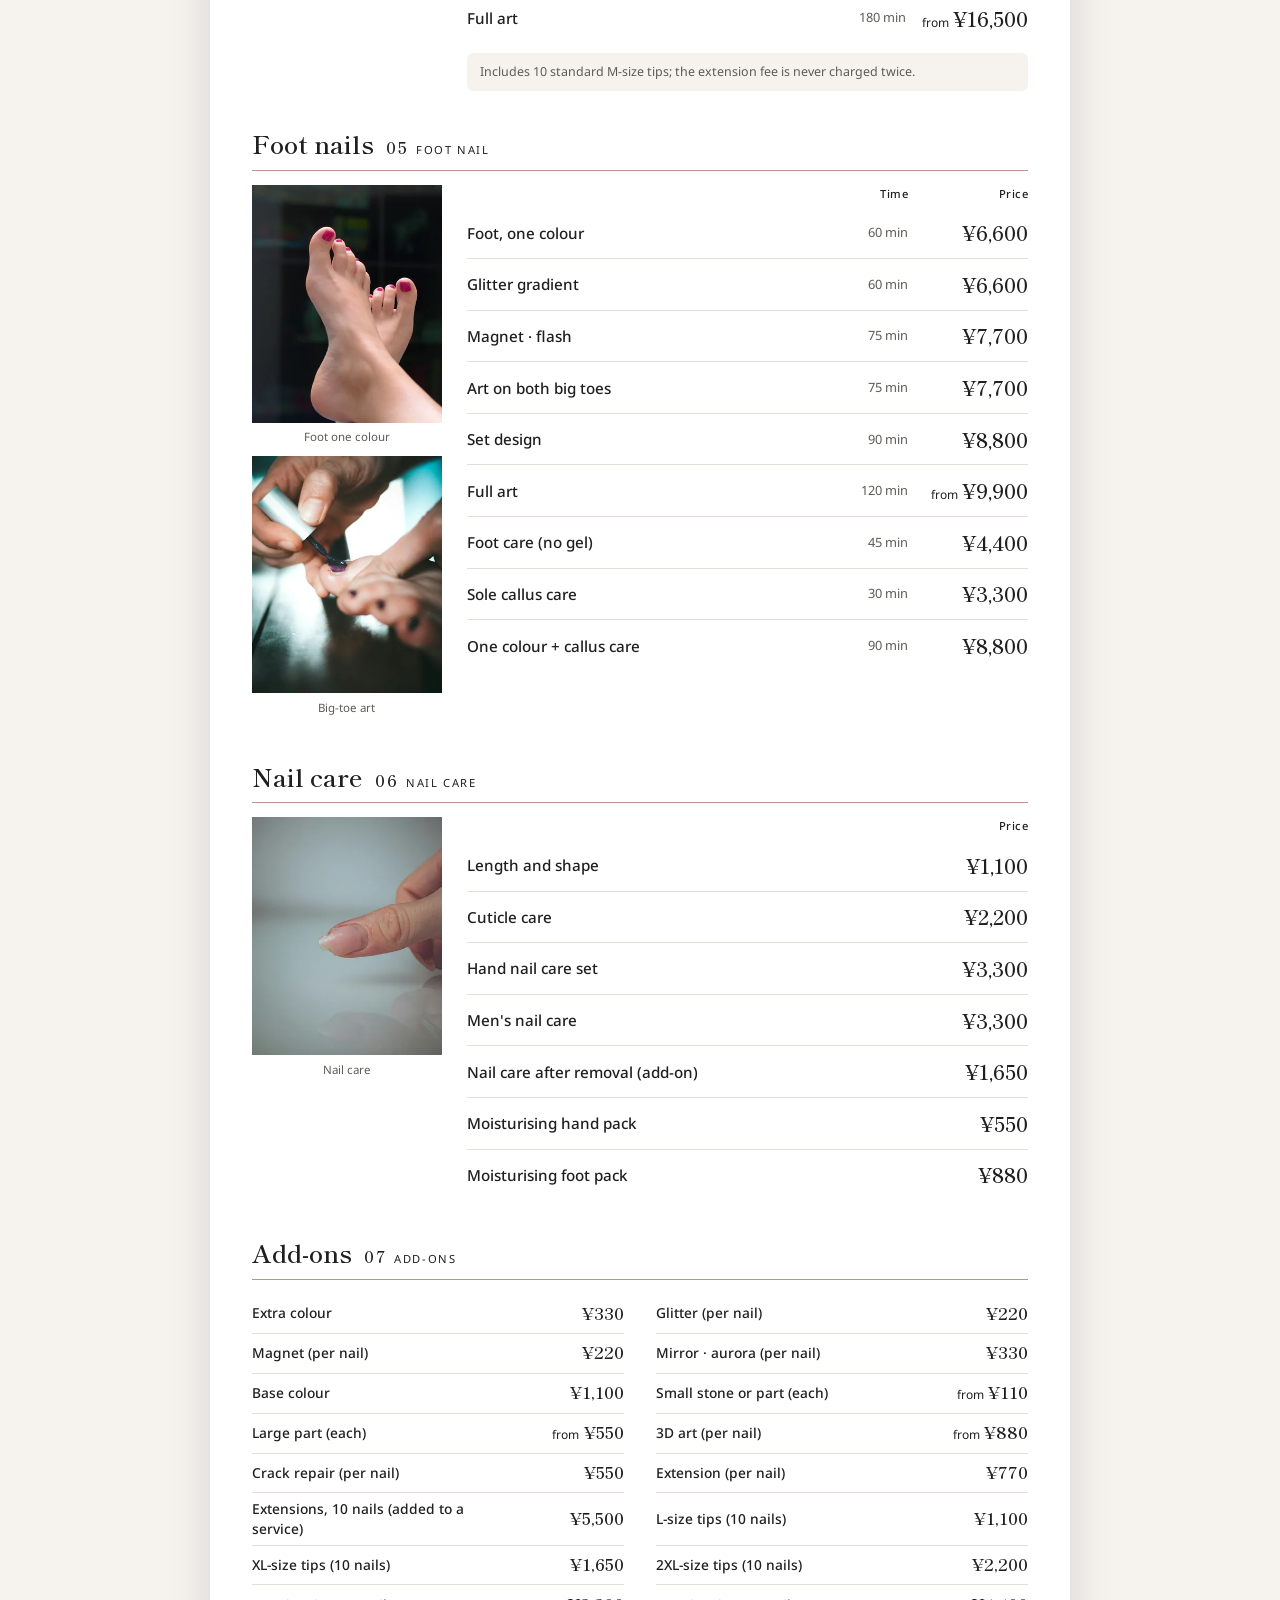
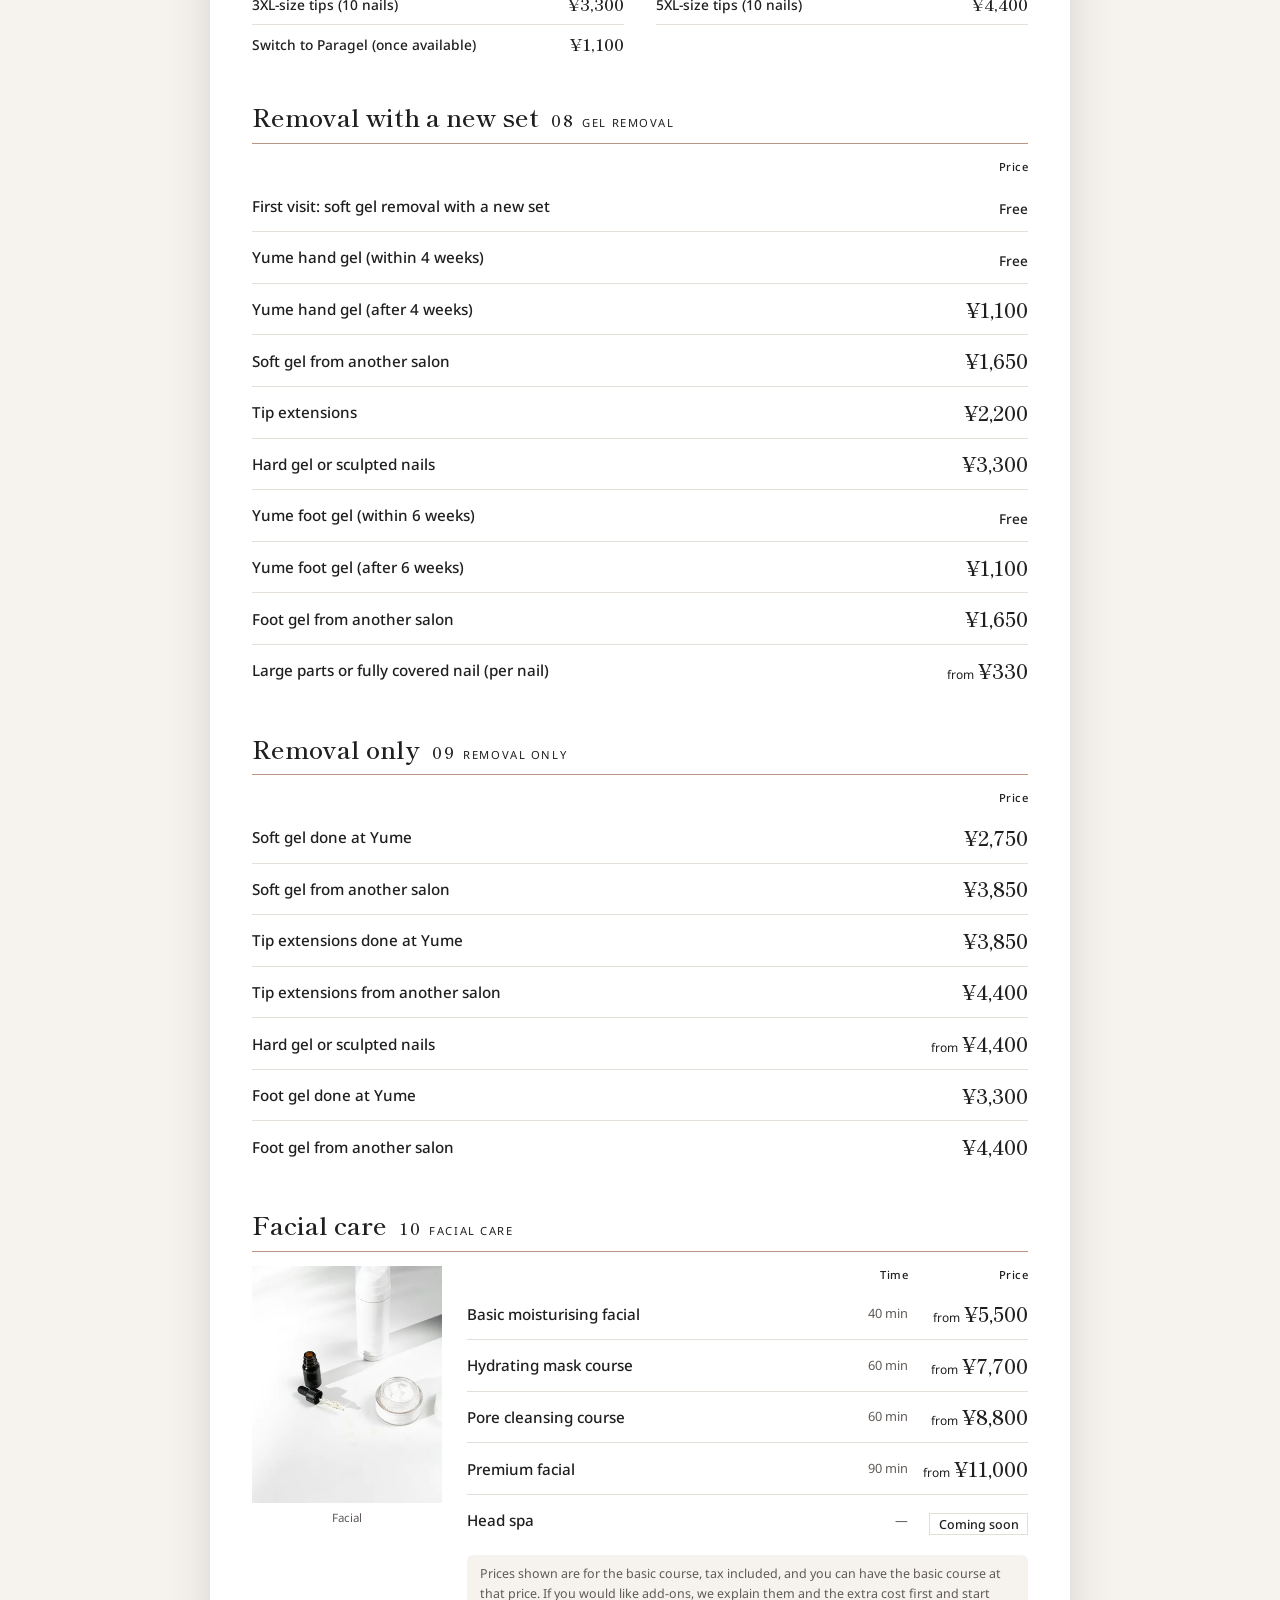
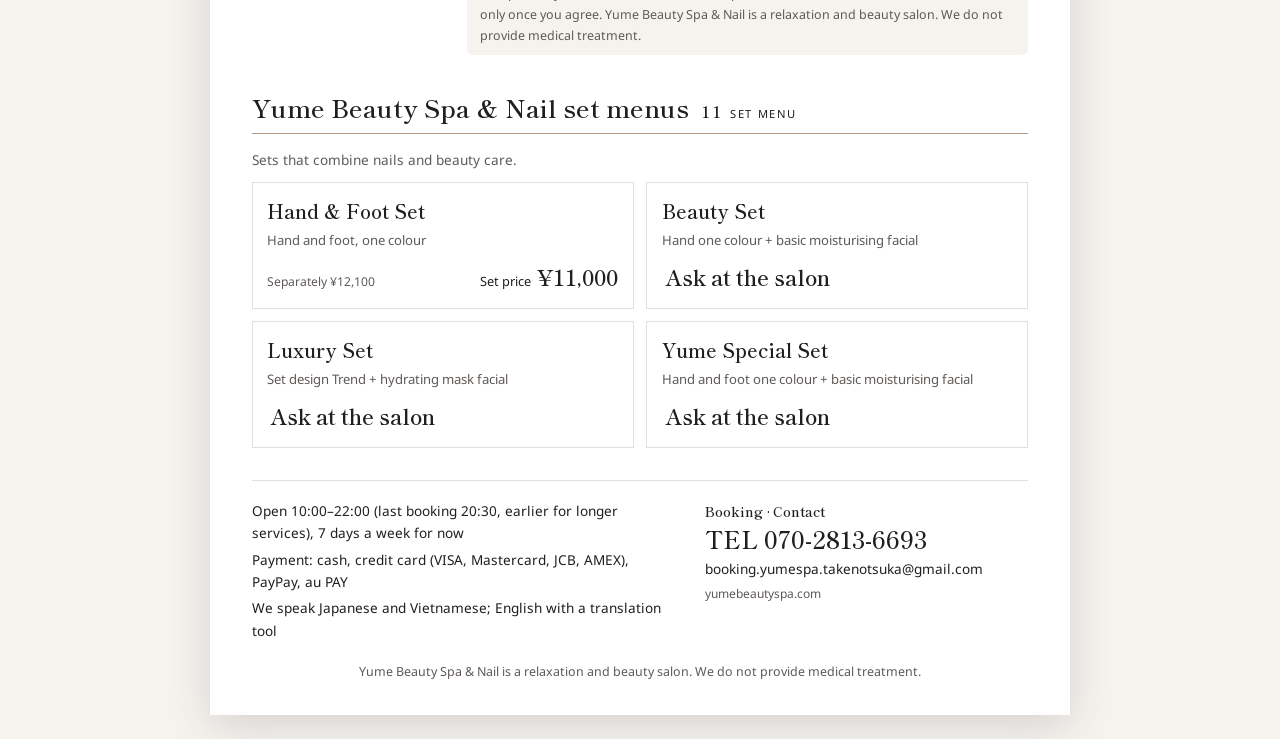
<file: en/menu/index.html>
<!doctype html>
<!-- Tệp này do tools/build.mjs (tools/menu-page.mjs) tạo ra. Đừng sửa tay: sửa assets/js/menu-data.js rồi chạy node tools/build.mjs -->
<html lang="en">
<head>
  <meta charset="utf-8">
  <meta name="viewport" content="width=device-width, initial-scale=1">
  <title>Menu &amp; prices｜Yume Beauty Spa &amp; Nail</title>
  <meta name="description" content="1 min walk from Takenotsuka Station (Tobu Skytree Line) · Open 10:00–22:00 (last booking 20:30, earlier for longer services), 7 days a week for now · All prices include tax and are planned opening prices. Times are approximate.">
  <meta property="og:title" content="Menu &amp; prices｜Yume Beauty Spa &amp; Nail">
  <meta property="og:type" content="website">
  <meta property="og:image" content="https://yumebeautyspa.com/assets/img/menu/trend-720.webp">
  <meta property="og:url" content="https://yumebeautyspa.com/en/menu/">
  <link rel="canonical" href="https://yumebeautyspa.com/en/menu/">
  <link rel="alternate" hreflang="ja" href="https://yumebeautyspa.com/menu/">
  <link rel="alternate" hreflang="en" href="https://yumebeautyspa.com/en/menu/">
  <link rel="alternate" hreflang="vi" href="https://yumebeautyspa.com/vi/menu/">
  <meta name="theme-color" content="#ffffff">
  <link rel="icon" href="../../assets/img/icon-32.png" sizes="32x32">
  <link rel="preconnect" href="https://fonts.googleapis.com">
  <link rel="preconnect" href="https://fonts.gstatic.com" crossorigin>
  <link href="https://fonts.googleapis.com/css2?family=Shippori+Mincho:wght@400;500;600&family=Noto+Sans+JP:wght@400;500&family=Noto+Sans:wght@400;500&display=swap" rel="stylesheet">
  <link rel="stylesheet" href="../../assets/css/menu.css">
</head>
<body class="lang-en">
  <nav class="m-tools" aria-label="tools">
    <a href="../../en/">Back to home</a>
    <span class="m-langs"><a href="../../menu/">日本語</a><a href="../../en/menu/" aria-current="page">English</a><a href="../../vi/menu/">Tiếng Việt</a></span>
    <a href="../../assets/menu/yume-spa-menu-en.pdf" download>Download PDF</a>
    <button type="button" onclick="window.print()">Print · Save as PDF</button>
  </nav>

  <main class="sheet">
    <header class="m-top">
      <img class="m-logo" src="../../assets/img/logo-gold.svg" alt="" width="56" height="62">
      <p class="m-brand">Yume Beauty Spa &amp; Nail</p>
      <p class="m-kana">ユメ ビューティースパ＆ネイル</p>
      <h1 class="m-title"><span>Menu &amp; prices</span></h1>
      <p class="m-meta">1 min walk from Takenotsuka Station (Tobu Skytree Line)<span>·</span>Opening 19 December 2026 (planned)</p>
      <p class="m-meta">Open 10:00–22:00 (last booking 20:30, earlier for longer services), 7 days a week for now<span>·</span>Payment: cash, credit card (VISA, Mastercard, JCB, AMEX), PayPay, au PAY</p>
      <p class="m-price-note">All prices include tax and are planned opening prices. Times are approximate.</p>
    </header>

    <section class="m-coupon" id="coupon" aria-labelledby="coupon-h">
      <header class="m-sec-head"><p class="m-en">GRAND OPENING</p><h2 id="coupon-h">Grand opening offers for first visits</h2></header>
      <ul class="m-coupons"><li><span class="m-tag">First visit</span><span class="m-cn">One colour · glitter gradient</span><span class="m-cp">¥4,500</span></li><li><span class="m-tag">First visit</span><span class="m-cn">Magnet · flash</span><span class="m-cp">¥4,980</span></li><li><span class="m-tag">First visit</span><span class="m-cn">Set design Simple</span><span class="m-cp">¥5,500</span></li><li><span class="m-tag">First visit</span><span class="m-cn">Set design Trend</span><span class="m-cp">¥6,600</span></li><li><span class="m-tag">First visit</span><span class="m-cn">10 extensions + one colour</span><span class="m-cp">¥9,900</span></li><li><span class="m-tag">First visit</span><span class="m-cn">Foot, one colour</span><span class="m-cp">¥5,500</span></li></ul>
      <p class="m-cond">First visits only, once per person, cannot be combined with other offers, tax included. Soft gel removal is free for first-time guests getting a new set. Valid during our opening period (end date will be posted on this page).</p>
    </section>
    <nav class="m-toc" aria-label="Contents"><a href="#hand"><b>01</b>Hand nails</a><a href="#fixed"><b>02</b>Set designs</a><a href="#custom"><b>03</b>Bring your own design</a><a href="#tips"><b>04</b>Gel tip extensions</a><a href="#foot"><b>05</b>Foot nails</a><a href="#care"><b>06</b>Nail care</a><a href="#addon"><b>07</b>Add-ons</a><a href="#off"><b>08</b>Removal with a new set</a><a href="#offonly"><b>09</b>Removal only</a><a href="#facial"><b>10</b>Facial care</a><a href="#sets"><b>11</b>Yume Beauty Spa &amp; Nail set menus</a></nav>
    <p class="m-photo-note">All photos are illustrations, not photos of our work. Choose your design from our in-salon samples.</p>

    <div class="m-cats">
<section class="m-cat" id="hand" aria-labelledby="hand-h">
      <header class="m-sec-head"><p class="m-en"><b>01</b> HAND NAIL</p><h2 id="hand-h">Hand nails</h2></header>
      <div class="m-photos"><figure><img src="../../assets/img/menu/clear-360.webp" srcset="../../assets/img/menu/clear-360.webp 360w, ../../assets/img/menu/clear-720.webp 720w" sizes="(max-width: 640px) 42vw, 170px" width="360" height="450" loading="lazy" decoding="async" alt="Clear gel"><figcaption>Clear gel</figcaption></figure><figure><img src="../../assets/img/menu/one-360.webp" srcset="../../assets/img/menu/one-360.webp 360w, ../../assets/img/menu/one-720.webp 720w" sizes="(max-width: 640px) 42vw, 170px" width="360" height="450" loading="lazy" decoding="async" alt="One colour"><figcaption>One colour</figcaption></figure><figure><img src="../../assets/img/menu/glitter-360.webp" srcset="../../assets/img/menu/glitter-360.webp 360w, ../../assets/img/menu/glitter-720.webp 720w" sizes="(max-width: 640px) 42vw, 170px" width="360" height="450" loading="lazy" decoding="async" alt="Glitter gradient"><figcaption>Glitter gradient</figcaption></figure><figure><img src="../../assets/img/menu/magnet-360.webp" srcset="../../assets/img/menu/magnet-360.webp 360w, ../../assets/img/menu/magnet-720.webp 720w" sizes="(max-width: 640px) 42vw, 170px" width="360" height="450" loading="lazy" decoding="async" alt="Magnet"><figcaption>Magnet</figcaption></figure><figure><img src="../../assets/img/menu/mirror-360.webp" srcset="../../assets/img/menu/mirror-360.webp 360w, ../../assets/img/menu/mirror-720.webp 720w" sizes="(max-width: 640px) 42vw, 170px" width="360" height="450" loading="lazy" decoding="async" alt="Aurora"><figcaption>Aurora</figcaption></figure><figure><img src="../../assets/img/menu/gradient-360.webp" srcset="../../assets/img/menu/gradient-360.webp 360w, ../../assets/img/menu/gradient-720.webp 720w" sizes="(max-width: 640px) 42vw, 170px" width="360" height="450" loading="lazy" decoding="async" alt="Colour gradient"><figcaption>Colour gradient</figcaption></figure><figure><img src="../../assets/img/menu/french-360.webp" srcset="../../assets/img/menu/french-360.webp 360w, ../../assets/img/menu/french-720.webp 720w" sizes="(max-width: 640px) 42vw, 170px" width="360" height="450" loading="lazy" decoding="async" alt="French"><figcaption>French</figcaption></figure><figure><img src="../../assets/img/menu/mens-360.webp" srcset="../../assets/img/menu/mens-360.webp 360w, ../../assets/img/menu/mens-720.webp 720w" sizes="(max-width: 640px) 42vw, 170px" width="360" height="450" loading="lazy" decoding="async" alt="Men's"><figcaption>Men's</figcaption></figure></div>
      <div class="m-body"><table class="m-table"><thead><tr><th scope="col"></th><th scope="col">Time</th><th scope="col">Price</th></tr></thead><tbody><tr><th scope="row">Clear gel</th><td class="m-min">45 min</td><td class="m-price">¥4,400</td></tr><tr><th scope="row">One colour</th><td class="m-min">60 min</td><td class="m-price">¥5,500</td></tr><tr><th scope="row">Glitter gradient</th><td class="m-min">60 min</td><td class="m-price">¥5,500</td></tr><tr><th scope="row">Magnet · flash</th><td class="m-min">70 min</td><td class="m-price">¥6,050</td></tr><tr><th scope="row">Mirror · aurora</th><td class="m-min">70 min</td><td class="m-price">¥6,600</td></tr><tr><th scope="row">Colour gradient</th><td class="m-min">75 min</td><td class="m-price">¥6,600</td></tr><tr><th scope="row">French</th><td class="m-min">75 min</td><td class="m-price">¥7,150</td></tr><tr><th scope="row">Men's gel nails</th><td class="m-min">60 min</td><td class="m-price">¥5,500</td></tr></tbody></table>
      <p class="m-note">Basic cuticle care and nail shaping included.</p></div>
    </section>
<section class="m-cat" id="fixed" aria-labelledby="fixed-h">
      <header class="m-sec-head"><p class="m-en"><b>02</b> FIXED DESIGN</p><h2 id="fixed-h">Set designs</h2></header>
      <div class="m-photos"><figure><img src="../../assets/img/menu/simple-360.webp" srcset="../../assets/img/menu/simple-360.webp 360w, ../../assets/img/menu/simple-720.webp 720w" sizes="(max-width: 640px) 42vw, 170px" width="360" height="450" loading="lazy" decoding="async" alt="Simple"><figcaption>Simple</figcaption></figure><figure><img src="../../assets/img/menu/trend-360.webp" srcset="../../assets/img/menu/trend-360.webp 360w, ../../assets/img/menu/trend-720.webp 720w" sizes="(max-width: 640px) 42vw, 170px" width="360" height="450" loading="lazy" decoding="async" alt="Trend"><figcaption>Trend</figcaption></figure><figure><img src="../../assets/img/menu/premium-360.webp" srcset="../../assets/img/menu/premium-360.webp 360w, ../../assets/img/menu/premium-720.webp 720w" sizes="(max-width: 640px) 42vw, 170px" width="360" height="450" loading="lazy" decoding="async" alt="Premium"><figcaption>Premium</figcaption></figure></div>
      <div class="m-body"><table class="m-table"><thead><tr><th scope="col"></th><th scope="col">Time</th><th scope="col">Price</th></tr></thead><tbody><tr><th scope="row">Simple<small>About 2 art nails; understated, office-friendly</small></th><td class="m-min">75 min</td><td class="m-price">¥6,600</td></tr><tr class="is-star"><th scope="row">Trend <span class="m-star">Signature</span><small>About 4–6 art nails; Korean style, seasonal</small></th><td class="m-min">90 min</td><td class="m-price">¥7,700</td></tr><tr><th scope="row">Premium<small>About 6–10 art nails; bridal, wanghong style</small></th><td class="m-min">120 min</td><td class="m-price">¥9,900</td></tr></tbody></table>
      <p class="m-note">Choose from our in-salon samples. Colour changes are free; parts outside the sample are extra.</p></div>
    </section>
<section class="m-cat is-side" id="custom" aria-labelledby="custom-h">
      <header class="m-sec-head"><p class="m-en"><b>03</b> CUSTOM ART</p><h2 id="custom-h">Bring your own design</h2></header>
      <div class="m-photos"><figure><img src="../../assets/img/menu/custom-360.webp" srcset="../../assets/img/menu/custom-360.webp 360w, ../../assets/img/menu/custom-720.webp 720w" sizes="(max-width: 640px) 42vw, 170px" width="360" height="450" loading="lazy" decoding="async" alt="Custom art"><figcaption>Custom art</figcaption></figure></div>
      <div class="m-body"><table class="m-table"><thead><tr><th scope="col"></th><th scope="col">Time</th><th scope="col">Price</th></tr></thead><tbody><tr><th scope="row">Art on 2 nails</th><td class="m-min">75 min</td><td class="m-price"><small>from </small>¥6,600</td></tr><tr><th scope="row">Art on 4 nails</th><td class="m-min">90 min</td><td class="m-price"><small>from </small>¥7,700</td></tr><tr><th scope="row">Art on 6 nails</th><td class="m-min">105 min</td><td class="m-price"><small>from </small>¥8,800</td></tr><tr><th scope="row">Art on 10 nails</th><td class="m-min">120 min</td><td class="m-price"><small>from </small>¥11,000</td></tr><tr><th scope="row">Premium art</th><td class="m-min">150 min</td><td class="m-price"><small>from </small>¥13,200</td></tr></tbody></table>
      <p class="m-note">Special art, large parts and 3D art are quoted before we start.</p></div>
    </section>
<section class="m-cat is-side" id="tips" aria-labelledby="tips-h">
      <header class="m-sec-head"><p class="m-en"><b>04</b> GEL TIP EXTENSIONS</p><h2 id="tips-h">Gel tip extensions</h2></header>
      <div class="m-photos"><figure><img src="../../assets/img/menu/tips-360.webp" srcset="../../assets/img/menu/tips-360.webp 360w, ../../assets/img/menu/tips-720.webp 720w" sizes="(max-width: 640px) 42vw, 170px" width="360" height="450" loading="lazy" decoding="async" alt="Extensions"><figcaption>Extensions</figcaption></figure></div>
      <div class="m-body"><table class="m-table"><thead><tr><th scope="col"></th><th scope="col">Time</th><th scope="col">Price</th></tr></thead><tbody><tr><th scope="row">One colour · glitter gradient</th><td class="m-min">120 min</td><td class="m-price">¥11,000</td></tr><tr><th scope="row">Magnet · flash</th><td class="m-min">130 min</td><td class="m-price">¥11,550</td></tr><tr><th scope="row">Colour gradient</th><td class="m-min">135 min</td><td class="m-price">¥12,100</td></tr><tr><th scope="row">French</th><td class="m-min">135 min</td><td class="m-price">¥12,650</td></tr><tr><th scope="row">Set design Simple</th><td class="m-min">135 min</td><td class="m-price">¥12,100</td></tr><tr><th scope="row">Set design Trend</th><td class="m-min">150 min</td><td class="m-price">¥13,200</td></tr><tr><th scope="row">Art on 6 nails</th><td class="m-min">165 min</td><td class="m-price"><small>from </small>¥14,300</td></tr><tr><th scope="row">Full art</th><td class="m-min">180 min</td><td class="m-price"><small>from </small>¥16,500</td></tr></tbody></table>
      <p class="m-note">Includes 10 standard M-size tips; the extension fee is never charged twice.</p></div>
    </section>
<section class="m-cat is-side" id="foot" aria-labelledby="foot-h">
      <header class="m-sec-head"><p class="m-en"><b>05</b> FOOT NAIL</p><h2 id="foot-h">Foot nails</h2></header>
      <div class="m-photos"><figure><img src="../../assets/img/menu/foot-360.webp" srcset="../../assets/img/menu/foot-360.webp 360w, ../../assets/img/menu/foot-720.webp 720w" sizes="(max-width: 640px) 42vw, 170px" width="360" height="450" loading="lazy" decoding="async" alt="Foot one colour"><figcaption>Foot one colour</figcaption></figure><figure><img src="../../assets/img/menu/foot-art-360.webp" srcset="../../assets/img/menu/foot-art-360.webp 360w, ../../assets/img/menu/foot-art-720.webp 720w" sizes="(max-width: 640px) 42vw, 170px" width="360" height="450" loading="lazy" decoding="async" alt="Big-toe art"><figcaption>Big-toe art</figcaption></figure></div>
      <div class="m-body"><table class="m-table"><thead><tr><th scope="col"></th><th scope="col">Time</th><th scope="col">Price</th></tr></thead><tbody><tr><th scope="row">Foot, one colour</th><td class="m-min">60 min</td><td class="m-price">¥6,600</td></tr><tr><th scope="row">Glitter gradient</th><td class="m-min">60 min</td><td class="m-price">¥6,600</td></tr><tr><th scope="row">Magnet · flash</th><td class="m-min">75 min</td><td class="m-price">¥7,700</td></tr><tr><th scope="row">Art on both big toes</th><td class="m-min">75 min</td><td class="m-price">¥7,700</td></tr><tr><th scope="row">Set design</th><td class="m-min">90 min</td><td class="m-price">¥8,800</td></tr><tr><th scope="row">Full art</th><td class="m-min">120 min</td><td class="m-price"><small>from </small>¥9,900</td></tr><tr><th scope="row">Foot care (no gel)</th><td class="m-min">45 min</td><td class="m-price">¥4,400</td></tr><tr><th scope="row">Sole callus care</th><td class="m-min">30 min</td><td class="m-price">¥3,300</td></tr><tr><th scope="row">One colour + callus care</th><td class="m-min">90 min</td><td class="m-price">¥8,800</td></tr></tbody></table>
      </div>
    </section>
<section class="m-cat is-side" id="care" aria-labelledby="care-h">
      <header class="m-sec-head"><p class="m-en"><b>06</b> NAIL CARE</p><h2 id="care-h">Nail care</h2></header>
      <div class="m-photos"><figure><img src="../../assets/img/menu/care-360.webp" srcset="../../assets/img/menu/care-360.webp 360w, ../../assets/img/menu/care-720.webp 720w" sizes="(max-width: 640px) 42vw, 170px" width="360" height="450" loading="lazy" decoding="async" alt="Nail care"><figcaption>Nail care</figcaption></figure></div>
      <div class="m-body"><table class="m-table"><thead><tr><th scope="col"></th><th scope="col">Price</th></tr></thead><tbody><tr><th scope="row">Length and shape</th><td class="m-price">¥1,100</td></tr><tr><th scope="row">Cuticle care</th><td class="m-price">¥2,200</td></tr><tr><th scope="row">Hand nail care set</th><td class="m-price">¥3,300</td></tr><tr><th scope="row">Men's nail care</th><td class="m-price">¥3,300</td></tr><tr><th scope="row">Nail care after removal (add-on)</th><td class="m-price">¥1,650</td></tr><tr><th scope="row">Moisturising hand pack</th><td class="m-price">¥550</td></tr><tr><th scope="row">Moisturising foot pack</th><td class="m-price">¥880</td></tr></tbody></table>
      </div>
    </section>
<section class="m-cat is-compact" id="addon" aria-labelledby="addon-h">
      <header class="m-sec-head"><p class="m-en"><b>07</b> ADD-ONS</p><h2 id="addon-h">Add-ons</h2></header>
      
      <div class="m-body"><table class="m-table"><thead><tr><th scope="col"></th><th scope="col">Price</th></tr></thead><tbody><tr><th scope="row">Extra colour</th><td class="m-price">¥330</td></tr><tr><th scope="row">Glitter (per nail)</th><td class="m-price">¥220</td></tr><tr><th scope="row">Magnet (per nail)</th><td class="m-price">¥220</td></tr><tr><th scope="row">Mirror · aurora (per nail)</th><td class="m-price">¥330</td></tr><tr><th scope="row">Base colour</th><td class="m-price">¥1,100</td></tr><tr><th scope="row">Small stone or part (each)</th><td class="m-price"><small>from </small>¥110</td></tr><tr><th scope="row">Large part (each)</th><td class="m-price"><small>from </small>¥550</td></tr><tr><th scope="row">3D art (per nail)</th><td class="m-price"><small>from </small>¥880</td></tr><tr><th scope="row">Crack repair (per nail)</th><td class="m-price">¥550</td></tr><tr><th scope="row">Extension (per nail)</th><td class="m-price">¥770</td></tr><tr><th scope="row">Extensions, 10 nails (added to a service)</th><td class="m-price">¥5,500</td></tr><tr><th scope="row">L-size tips (10 nails)</th><td class="m-price">¥1,100</td></tr><tr><th scope="row">XL-size tips (10 nails)</th><td class="m-price">¥1,650</td></tr><tr><th scope="row">2XL-size tips (10 nails)</th><td class="m-price">¥2,200</td></tr><tr><th scope="row">3XL-size tips (10 nails)</th><td class="m-price">¥3,300</td></tr><tr><th scope="row">5XL-size tips (10 nails)</th><td class="m-price">¥4,400</td></tr><tr><th scope="row">Switch to Paragel (once available)</th><td class="m-price">¥1,100</td></tr></tbody></table>
      </div>
    </section>
<section class="m-cat" id="off" aria-labelledby="off-h">
      <header class="m-sec-head"><p class="m-en"><b>08</b> GEL REMOVAL</p><h2 id="off-h">Removal with a new set</h2></header>
      
      <div class="m-body"><table class="m-table"><thead><tr><th scope="col"></th><th scope="col">Price</th></tr></thead><tbody><tr><th scope="row">First visit: soft gel removal with a new set</th><td class="m-price"><span class="m-free">Free</span></td></tr><tr><th scope="row">Yume hand gel (within 4 weeks)</th><td class="m-price"><span class="m-free">Free</span></td></tr><tr><th scope="row">Yume hand gel (after 4 weeks)</th><td class="m-price">¥1,100</td></tr><tr><th scope="row">Soft gel from another salon</th><td class="m-price">¥1,650</td></tr><tr><th scope="row">Tip extensions</th><td class="m-price">¥2,200</td></tr><tr><th scope="row">Hard gel or sculpted nails</th><td class="m-price">¥3,300</td></tr><tr><th scope="row">Yume foot gel (within 6 weeks)</th><td class="m-price"><span class="m-free">Free</span></td></tr><tr><th scope="row">Yume foot gel (after 6 weeks)</th><td class="m-price">¥1,100</td></tr><tr><th scope="row">Foot gel from another salon</th><td class="m-price">¥1,650</td></tr><tr><th scope="row">Large parts or fully covered nail (per nail)</th><td class="m-price"><small>from </small>¥330</td></tr></tbody></table>
      </div>
    </section>
<section class="m-cat" id="offonly" aria-labelledby="offonly-h">
      <header class="m-sec-head"><p class="m-en"><b>09</b> REMOVAL ONLY</p><h2 id="offonly-h">Removal only</h2></header>
      
      <div class="m-body"><table class="m-table"><thead><tr><th scope="col"></th><th scope="col">Price</th></tr></thead><tbody><tr><th scope="row">Soft gel done at Yume</th><td class="m-price">¥2,750</td></tr><tr><th scope="row">Soft gel from another salon</th><td class="m-price">¥3,850</td></tr><tr><th scope="row">Tip extensions done at Yume</th><td class="m-price">¥3,850</td></tr><tr><th scope="row">Tip extensions from another salon</th><td class="m-price">¥4,400</td></tr><tr><th scope="row">Hard gel or sculpted nails</th><td class="m-price"><small>from </small>¥4,400</td></tr><tr><th scope="row">Foot gel done at Yume</th><td class="m-price">¥3,300</td></tr><tr><th scope="row">Foot gel from another salon</th><td class="m-price">¥4,400</td></tr></tbody></table>
      </div>
    </section>
<section class="m-cat is-side" id="facial" aria-labelledby="facial-h">
      <header class="m-sec-head"><p class="m-en"><b>10</b> FACIAL CARE</p><h2 id="facial-h">Facial care</h2></header>
      <div class="m-photos"><figure><img src="../../assets/img/menu/facial-360.webp" srcset="../../assets/img/menu/facial-360.webp 360w, ../../assets/img/menu/facial-720.webp 720w" sizes="(max-width: 640px) 42vw, 170px" width="360" height="450" loading="lazy" decoding="async" alt="Facial"><figcaption>Facial</figcaption></figure></div>
      <div class="m-body"><table class="m-table"><thead><tr><th scope="col"></th><th scope="col">Time</th><th scope="col">Price</th></tr></thead><tbody><tr><th scope="row">Basic moisturising facial</th><td class="m-min">40 min</td><td class="m-price"><small>from </small>¥5,500</td></tr><tr><th scope="row">Hydrating mask course</th><td class="m-min">60 min</td><td class="m-price"><small>from </small>¥7,700</td></tr><tr><th scope="row">Pore cleansing course</th><td class="m-min">60 min</td><td class="m-price"><small>from </small>¥8,800</td></tr><tr><th scope="row">Premium facial</th><td class="m-min">90 min</td><td class="m-price"><small>from </small>¥11,000</td></tr><tr><th scope="row">Head spa</th><td class="m-min">—</td><td class="m-price"><span class="m-soon">Coming soon</span></td></tr></tbody></table>
      <p class="m-note">Prices shown are for the basic course, tax included, and you can have the basic course at that price. If you would like add-ons, we explain them and the extra cost first and start only once you agree. Yume Beauty Spa &amp; Nail is a relaxation and beauty salon. We do not provide medical treatment.</p></div>
    </section>
<section class="m-cat m-sets" id="sets" aria-labelledby="sets-h">
      <header class="m-sec-head"><p class="m-en"><b>11</b> SET MENU</p><h2 id="sets-h">Yume Beauty Spa &amp; Nail set menus</h2></header>
      <p class="m-lead2">Sets that combine nails and beauty care.</p>
      <ul class="m-setlist"><li><p class="m-sn">Hand &amp; Foot Set</p><p class="m-sd">Hand and foot, one colour</p><p class="m-sp"><span class="m-sum">Separately ¥12,100</span><span class="m-setp">Set price <b>¥11,000</b></span></p></li><li><p class="m-sn">Beauty Set</p><p class="m-sd">Hand one colour + basic moisturising facial</p><p class="m-sp"><span class="m-setp"><b>Ask at the salon</b></span></p></li><li><p class="m-sn">Luxury Set</p><p class="m-sd">Set design Trend + hydrating mask facial</p><p class="m-sp"><span class="m-setp"><b>Ask at the salon</b></span></p></li><li><p class="m-sn">Yume Special Set</p><p class="m-sd">Hand and foot one colour + basic moisturising facial</p><p class="m-sp"><span class="m-setp"><b>Ask at the salon</b></span></p></li></ul>
    </section>
    </div>

    <footer class="m-foot">
      <div class="m-info">
        <p>Open 10:00–22:00 (last booking 20:30, earlier for longer services), 7 days a week for now</p>
        <p>Payment: cash, credit card (VISA, Mastercard, JCB, AMEX), PayPay, au PAY</p>
        <p>We speak Japanese and Vietnamese; English with a translation tool</p>
      </div>
      <div class="m-contact">
        <p class="m-contact-h">Booking · Contact</p>
        <p><a href="tel:+817028136693">TEL 070-2813-6693</a></p>
        <p><a href="mailto:booking.yumespa.takenotsuka@gmail.com">booking.yumespa.takenotsuka@gmail.com</a></p>
        <p class="m-url">yumebeautyspa.com</p>
      </div>
      <p class="m-legal">Yume Beauty Spa &amp; Nail is a relaxation and beauty salon. We do not provide medical treatment.</p>
    </footer>
  </main>
</body>
</html>
</file>
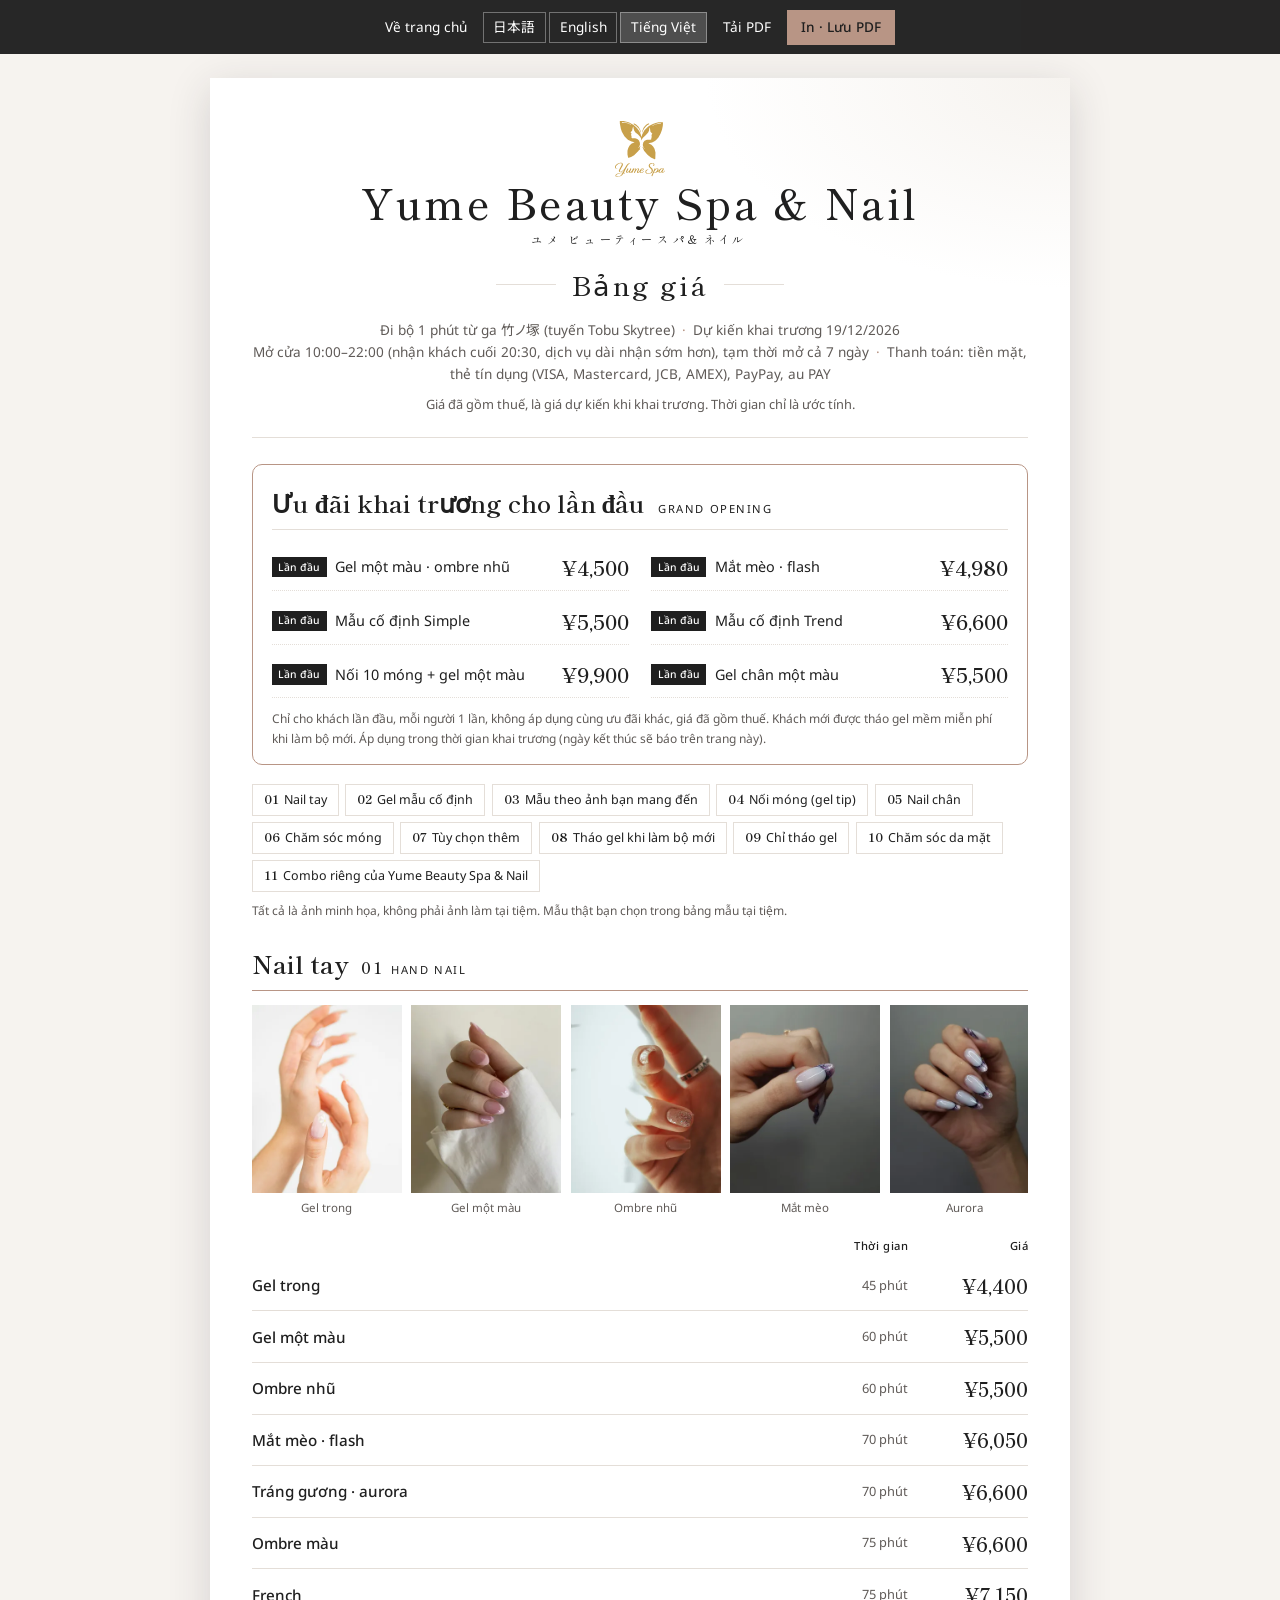
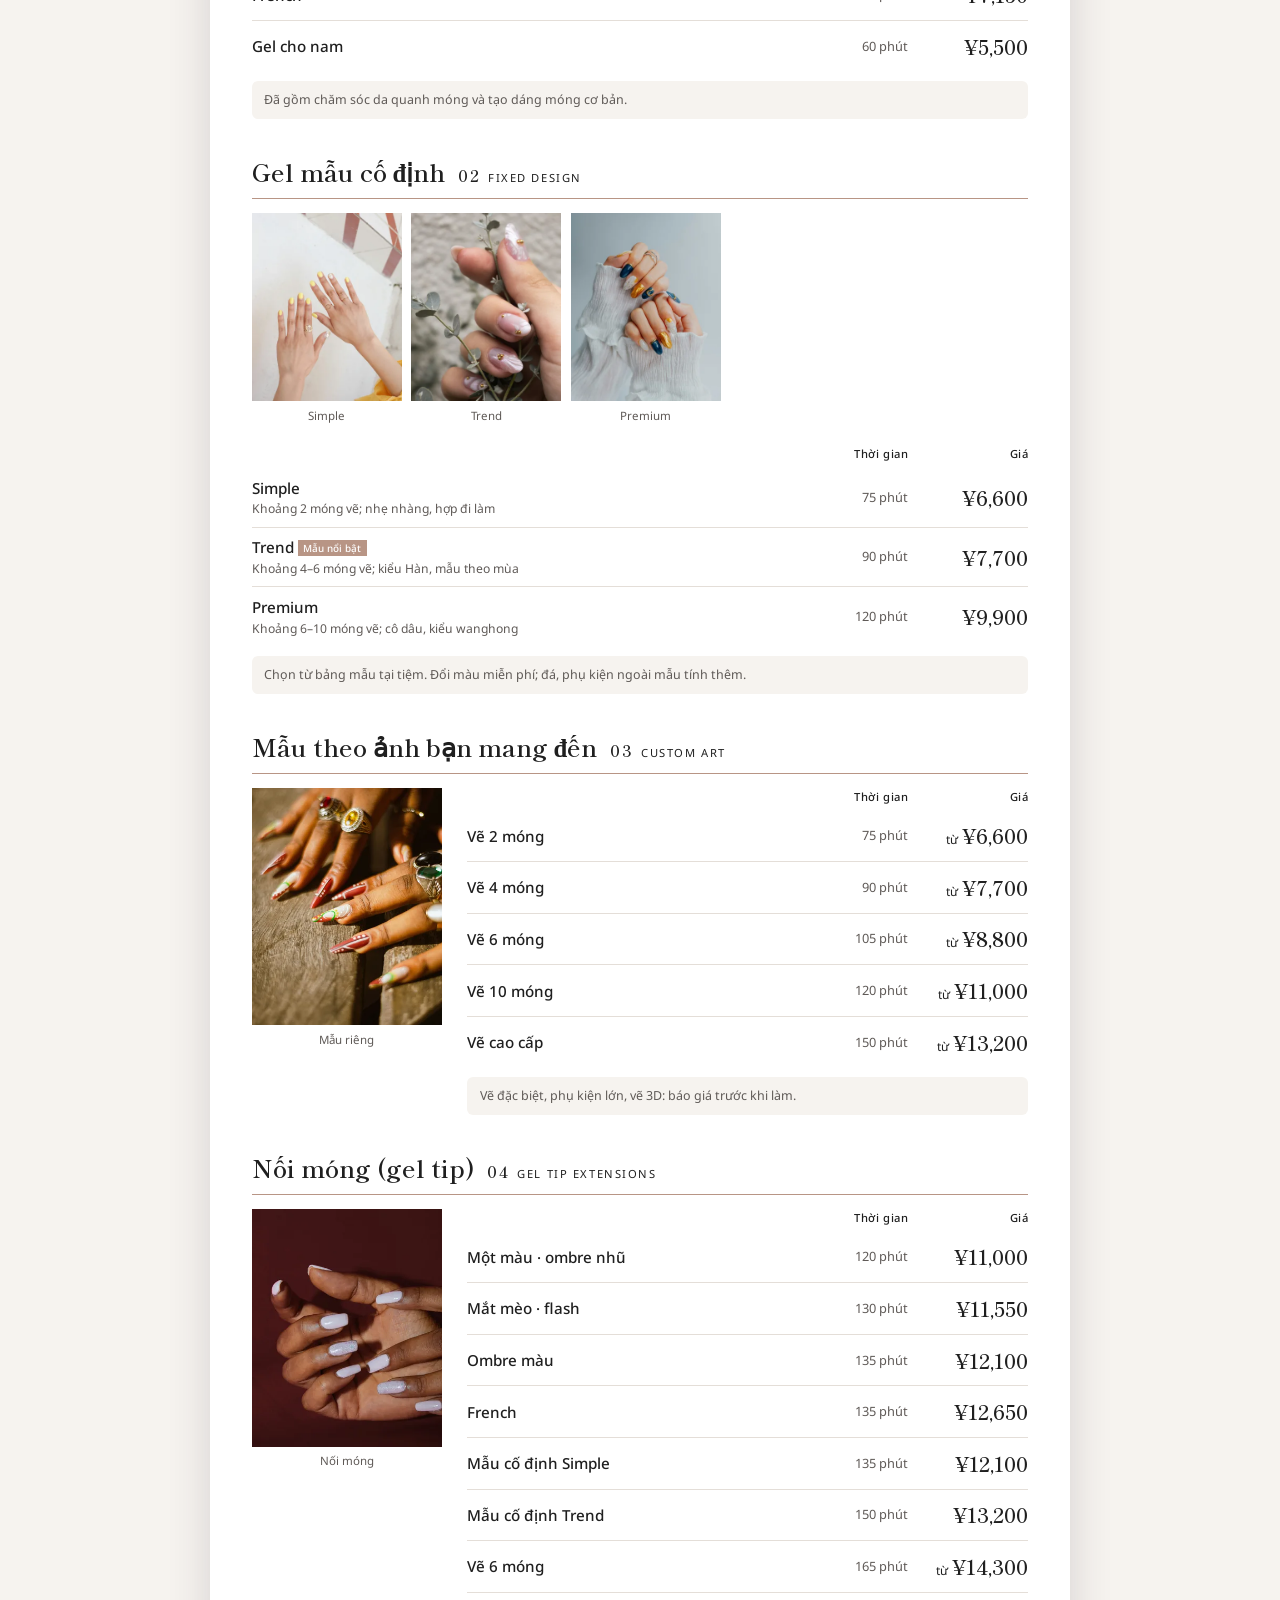
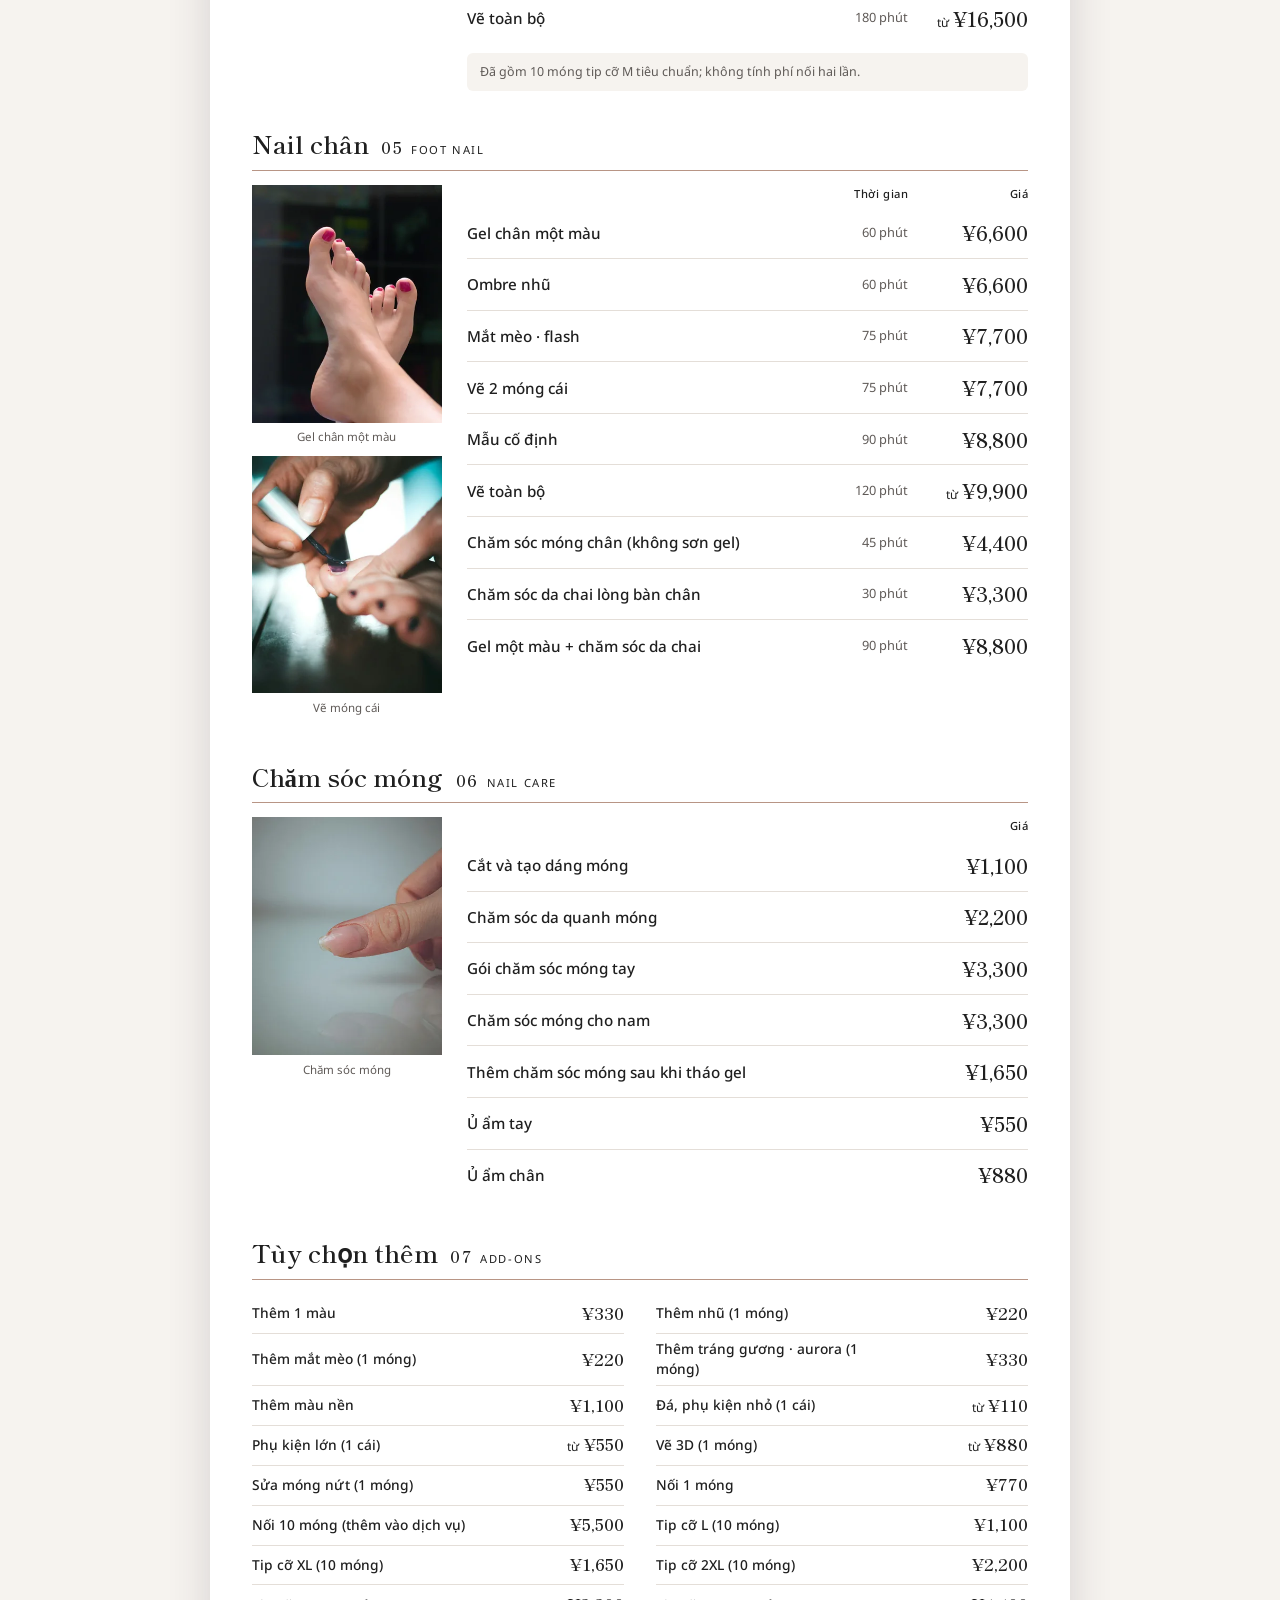
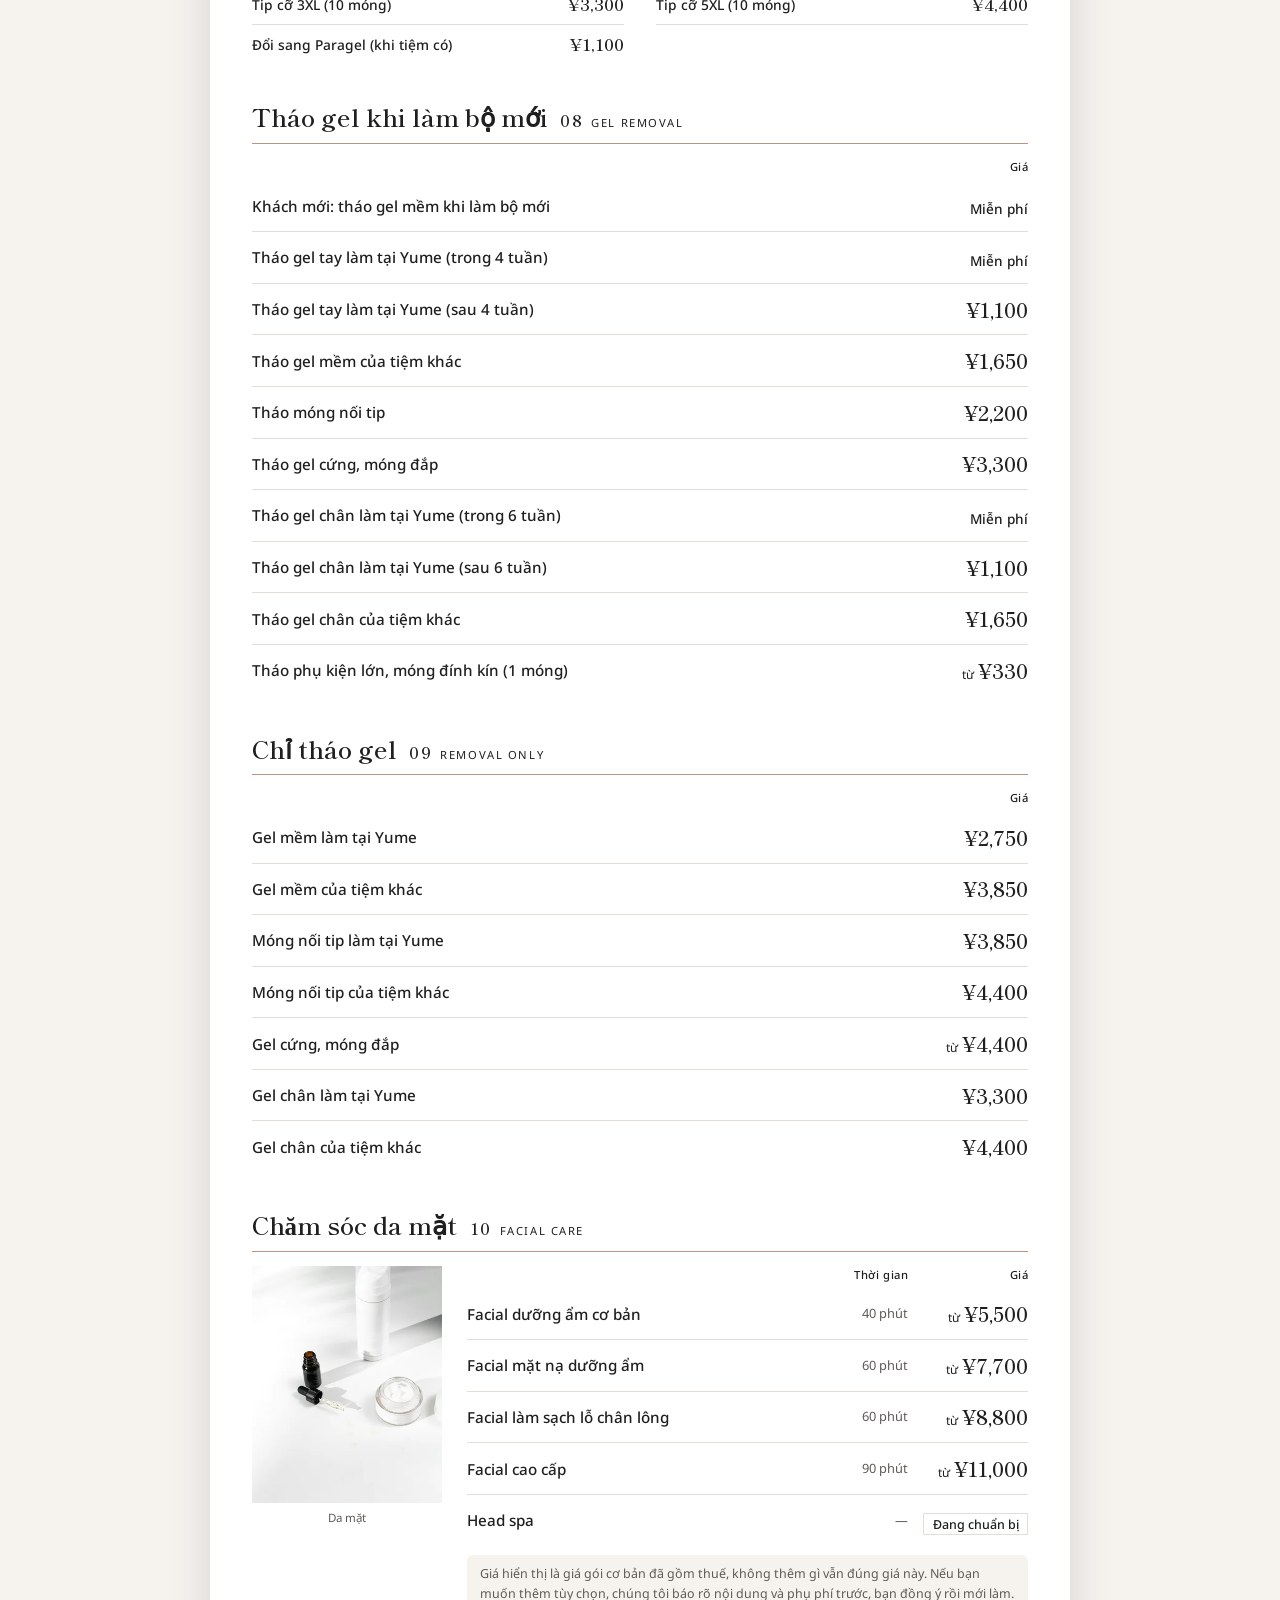
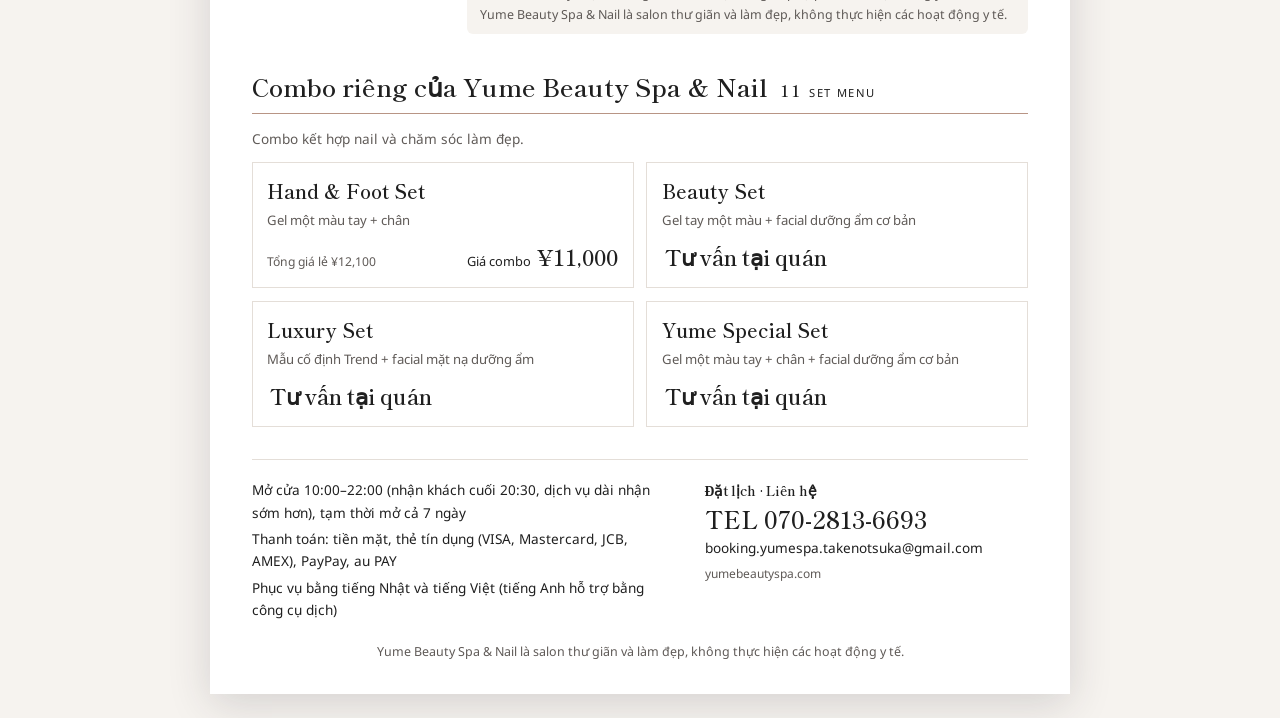
<file: vi/menu/index.html>
<!doctype html>
<!-- Tệp này do tools/build.mjs (tools/menu-page.mjs) tạo ra. Đừng sửa tay: sửa assets/js/menu-data.js rồi chạy node tools/build.mjs -->
<html lang="vi">
<head>
  <meta charset="utf-8">
  <meta name="viewport" content="width=device-width, initial-scale=1">
  <title>Bảng giá｜Yume Beauty Spa &amp; Nail</title>
  <meta name="description" content="Đi bộ 1 phút từ ga 竹ノ塚 (tuyến Tobu Skytree) · Mở cửa 10:00–22:00 (nhận khách cuối 20:30, dịch vụ dài nhận sớm hơn), tạm thời mở cả 7 ngày · Giá đã gồm thuế, là giá dự kiến khi khai trương. Thời gian chỉ là ước tính.">
  <meta property="og:title" content="Bảng giá｜Yume Beauty Spa &amp; Nail">
  <meta property="og:type" content="website">
  <meta property="og:image" content="https://yumebeautyspa.com/assets/img/menu/trend-720.webp">
  <meta property="og:url" content="https://yumebeautyspa.com/vi/menu/">
  <link rel="canonical" href="https://yumebeautyspa.com/vi/menu/">
  <link rel="alternate" hreflang="ja" href="https://yumebeautyspa.com/menu/">
  <link rel="alternate" hreflang="en" href="https://yumebeautyspa.com/en/menu/">
  <link rel="alternate" hreflang="vi" href="https://yumebeautyspa.com/vi/menu/">
  <meta name="theme-color" content="#ffffff">
  <link rel="icon" href="../../assets/img/icon-32.png" sizes="32x32">
  <link rel="preconnect" href="https://fonts.googleapis.com">
  <link rel="preconnect" href="https://fonts.gstatic.com" crossorigin>
  <link href="https://fonts.googleapis.com/css2?family=Shippori+Mincho:wght@400;500;600&family=Noto+Sans+JP:wght@400;500&family=Noto+Sans:wght@400;500&display=swap" rel="stylesheet">
  <link rel="stylesheet" href="../../assets/css/menu.css">
</head>
<body class="lang-vi">
  <nav class="m-tools" aria-label="tools">
    <a href="../../vi/">Về trang chủ</a>
    <span class="m-langs"><a href="../../menu/">日本語</a><a href="../../en/menu/">English</a><a href="../../vi/menu/" aria-current="page">Tiếng Việt</a></span>
    <a href="../../assets/menu/yume-spa-menu-vi.pdf" download>Tải PDF</a>
    <button type="button" onclick="window.print()">In · Lưu PDF</button>
  </nav>

  <main class="sheet">
    <header class="m-top">
      <img class="m-logo" src="../../assets/img/logo-gold.svg" alt="" width="56" height="62">
      <p class="m-brand">Yume Beauty Spa &amp; Nail</p>
      <p class="m-kana">ユメ ビューティースパ＆ネイル</p>
      <h1 class="m-title"><span>Bảng giá</span></h1>
      <p class="m-meta">Đi bộ 1 phút từ ga 竹ノ塚 (tuyến Tobu Skytree)<span>·</span>Dự kiến khai trương 19/12/2026</p>
      <p class="m-meta">Mở cửa 10:00–22:00 (nhận khách cuối 20:30, dịch vụ dài nhận sớm hơn), tạm thời mở cả 7 ngày<span>·</span>Thanh toán: tiền mặt, thẻ tín dụng (VISA, Mastercard, JCB, AMEX), PayPay, au PAY</p>
      <p class="m-price-note">Giá đã gồm thuế, là giá dự kiến khi khai trương. Thời gian chỉ là ước tính.</p>
    </header>

    <section class="m-coupon" id="coupon" aria-labelledby="coupon-h">
      <header class="m-sec-head"><p class="m-en">GRAND OPENING</p><h2 id="coupon-h">Ưu đãi khai trương cho lần đầu</h2></header>
      <ul class="m-coupons"><li><span class="m-tag">Lần đầu</span><span class="m-cn">Gel một màu · ombre nhũ</span><span class="m-cp">¥4,500</span></li><li><span class="m-tag">Lần đầu</span><span class="m-cn">Mắt mèo · flash</span><span class="m-cp">¥4,980</span></li><li><span class="m-tag">Lần đầu</span><span class="m-cn">Mẫu cố định Simple</span><span class="m-cp">¥5,500</span></li><li><span class="m-tag">Lần đầu</span><span class="m-cn">Mẫu cố định Trend</span><span class="m-cp">¥6,600</span></li><li><span class="m-tag">Lần đầu</span><span class="m-cn">Nối 10 móng + gel một màu</span><span class="m-cp">¥9,900</span></li><li><span class="m-tag">Lần đầu</span><span class="m-cn">Gel chân một màu</span><span class="m-cp">¥5,500</span></li></ul>
      <p class="m-cond">Chỉ cho khách lần đầu, mỗi người 1 lần, không áp dụng cùng ưu đãi khác, giá đã gồm thuế. Khách mới được tháo gel mềm miễn phí khi làm bộ mới. Áp dụng trong thời gian khai trương (ngày kết thúc sẽ báo trên trang này).</p>
    </section>
    <nav class="m-toc" aria-label="Mục lục"><a href="#hand"><b>01</b>Nail tay</a><a href="#fixed"><b>02</b>Gel mẫu cố định</a><a href="#custom"><b>03</b>Mẫu theo ảnh bạn mang đến</a><a href="#tips"><b>04</b>Nối móng (gel tip)</a><a href="#foot"><b>05</b>Nail chân</a><a href="#care"><b>06</b>Chăm sóc móng</a><a href="#addon"><b>07</b>Tùy chọn thêm</a><a href="#off"><b>08</b>Tháo gel khi làm bộ mới</a><a href="#offonly"><b>09</b>Chỉ tháo gel</a><a href="#facial"><b>10</b>Chăm sóc da mặt</a><a href="#sets"><b>11</b>Combo riêng của Yume Beauty Spa &amp; Nail</a></nav>
    <p class="m-photo-note">Tất cả là ảnh minh họa, không phải ảnh làm tại tiệm. Mẫu thật bạn chọn trong bảng mẫu tại tiệm.</p>

    <div class="m-cats">
<section class="m-cat" id="hand" aria-labelledby="hand-h">
      <header class="m-sec-head"><p class="m-en"><b>01</b> HAND NAIL</p><h2 id="hand-h">Nail tay</h2></header>
      <div class="m-photos"><figure><img src="../../assets/img/menu/clear-360.webp" srcset="../../assets/img/menu/clear-360.webp 360w, ../../assets/img/menu/clear-720.webp 720w" sizes="(max-width: 640px) 42vw, 170px" width="360" height="450" loading="lazy" decoding="async" alt="Gel trong"><figcaption>Gel trong</figcaption></figure><figure><img src="../../assets/img/menu/one-360.webp" srcset="../../assets/img/menu/one-360.webp 360w, ../../assets/img/menu/one-720.webp 720w" sizes="(max-width: 640px) 42vw, 170px" width="360" height="450" loading="lazy" decoding="async" alt="Gel một màu"><figcaption>Gel một màu</figcaption></figure><figure><img src="../../assets/img/menu/glitter-360.webp" srcset="../../assets/img/menu/glitter-360.webp 360w, ../../assets/img/menu/glitter-720.webp 720w" sizes="(max-width: 640px) 42vw, 170px" width="360" height="450" loading="lazy" decoding="async" alt="Ombre nhũ"><figcaption>Ombre nhũ</figcaption></figure><figure><img src="../../assets/img/menu/magnet-360.webp" srcset="../../assets/img/menu/magnet-360.webp 360w, ../../assets/img/menu/magnet-720.webp 720w" sizes="(max-width: 640px) 42vw, 170px" width="360" height="450" loading="lazy" decoding="async" alt="Mắt mèo"><figcaption>Mắt mèo</figcaption></figure><figure><img src="../../assets/img/menu/mirror-360.webp" srcset="../../assets/img/menu/mirror-360.webp 360w, ../../assets/img/menu/mirror-720.webp 720w" sizes="(max-width: 640px) 42vw, 170px" width="360" height="450" loading="lazy" decoding="async" alt="Aurora"><figcaption>Aurora</figcaption></figure><figure><img src="../../assets/img/menu/gradient-360.webp" srcset="../../assets/img/menu/gradient-360.webp 360w, ../../assets/img/menu/gradient-720.webp 720w" sizes="(max-width: 640px) 42vw, 170px" width="360" height="450" loading="lazy" decoding="async" alt="Ombre màu"><figcaption>Ombre màu</figcaption></figure><figure><img src="../../assets/img/menu/french-360.webp" srcset="../../assets/img/menu/french-360.webp 360w, ../../assets/img/menu/french-720.webp 720w" sizes="(max-width: 640px) 42vw, 170px" width="360" height="450" loading="lazy" decoding="async" alt="French"><figcaption>French</figcaption></figure><figure><img src="../../assets/img/menu/mens-360.webp" srcset="../../assets/img/menu/mens-360.webp 360w, ../../assets/img/menu/mens-720.webp 720w" sizes="(max-width: 640px) 42vw, 170px" width="360" height="450" loading="lazy" decoding="async" alt="Nail nam"><figcaption>Nail nam</figcaption></figure></div>
      <div class="m-body"><table class="m-table"><thead><tr><th scope="col"></th><th scope="col">Thời gian</th><th scope="col">Giá</th></tr></thead><tbody><tr><th scope="row">Gel trong</th><td class="m-min">45 phút</td><td class="m-price">¥4,400</td></tr><tr><th scope="row">Gel một màu</th><td class="m-min">60 phút</td><td class="m-price">¥5,500</td></tr><tr><th scope="row">Ombre nhũ</th><td class="m-min">60 phút</td><td class="m-price">¥5,500</td></tr><tr><th scope="row">Mắt mèo · flash</th><td class="m-min">70 phút</td><td class="m-price">¥6,050</td></tr><tr><th scope="row">Tráng gương · aurora</th><td class="m-min">70 phút</td><td class="m-price">¥6,600</td></tr><tr><th scope="row">Ombre màu</th><td class="m-min">75 phút</td><td class="m-price">¥6,600</td></tr><tr><th scope="row">French</th><td class="m-min">75 phút</td><td class="m-price">¥7,150</td></tr><tr><th scope="row">Gel cho nam</th><td class="m-min">60 phút</td><td class="m-price">¥5,500</td></tr></tbody></table>
      <p class="m-note">Đã gồm chăm sóc da quanh móng và tạo dáng móng cơ bản.</p></div>
    </section>
<section class="m-cat" id="fixed" aria-labelledby="fixed-h">
      <header class="m-sec-head"><p class="m-en"><b>02</b> FIXED DESIGN</p><h2 id="fixed-h">Gel mẫu cố định</h2></header>
      <div class="m-photos"><figure><img src="../../assets/img/menu/simple-360.webp" srcset="../../assets/img/menu/simple-360.webp 360w, ../../assets/img/menu/simple-720.webp 720w" sizes="(max-width: 640px) 42vw, 170px" width="360" height="450" loading="lazy" decoding="async" alt="Simple"><figcaption>Simple</figcaption></figure><figure><img src="../../assets/img/menu/trend-360.webp" srcset="../../assets/img/menu/trend-360.webp 360w, ../../assets/img/menu/trend-720.webp 720w" sizes="(max-width: 640px) 42vw, 170px" width="360" height="450" loading="lazy" decoding="async" alt="Trend"><figcaption>Trend</figcaption></figure><figure><img src="../../assets/img/menu/premium-360.webp" srcset="../../assets/img/menu/premium-360.webp 360w, ../../assets/img/menu/premium-720.webp 720w" sizes="(max-width: 640px) 42vw, 170px" width="360" height="450" loading="lazy" decoding="async" alt="Premium"><figcaption>Premium</figcaption></figure></div>
      <div class="m-body"><table class="m-table"><thead><tr><th scope="col"></th><th scope="col">Thời gian</th><th scope="col">Giá</th></tr></thead><tbody><tr><th scope="row">Simple<small>Khoảng 2 móng vẽ; nhẹ nhàng, hợp đi làm</small></th><td class="m-min">75 phút</td><td class="m-price">¥6,600</td></tr><tr class="is-star"><th scope="row">Trend <span class="m-star">Mẫu nổi bật</span><small>Khoảng 4–6 móng vẽ; kiểu Hàn, mẫu theo mùa</small></th><td class="m-min">90 phút</td><td class="m-price">¥7,700</td></tr><tr><th scope="row">Premium<small>Khoảng 6–10 móng vẽ; cô dâu, kiểu wanghong</small></th><td class="m-min">120 phút</td><td class="m-price">¥9,900</td></tr></tbody></table>
      <p class="m-note">Chọn từ bảng mẫu tại tiệm. Đổi màu miễn phí; đá, phụ kiện ngoài mẫu tính thêm.</p></div>
    </section>
<section class="m-cat is-side" id="custom" aria-labelledby="custom-h">
      <header class="m-sec-head"><p class="m-en"><b>03</b> CUSTOM ART</p><h2 id="custom-h">Mẫu theo ảnh bạn mang đến</h2></header>
      <div class="m-photos"><figure><img src="../../assets/img/menu/custom-360.webp" srcset="../../assets/img/menu/custom-360.webp 360w, ../../assets/img/menu/custom-720.webp 720w" sizes="(max-width: 640px) 42vw, 170px" width="360" height="450" loading="lazy" decoding="async" alt="Mẫu riêng"><figcaption>Mẫu riêng</figcaption></figure></div>
      <div class="m-body"><table class="m-table"><thead><tr><th scope="col"></th><th scope="col">Thời gian</th><th scope="col">Giá</th></tr></thead><tbody><tr><th scope="row">Vẽ 2 móng</th><td class="m-min">75 phút</td><td class="m-price"><small>từ </small>¥6,600</td></tr><tr><th scope="row">Vẽ 4 móng</th><td class="m-min">90 phút</td><td class="m-price"><small>từ </small>¥7,700</td></tr><tr><th scope="row">Vẽ 6 móng</th><td class="m-min">105 phút</td><td class="m-price"><small>từ </small>¥8,800</td></tr><tr><th scope="row">Vẽ 10 móng</th><td class="m-min">120 phút</td><td class="m-price"><small>từ </small>¥11,000</td></tr><tr><th scope="row">Vẽ cao cấp</th><td class="m-min">150 phút</td><td class="m-price"><small>từ </small>¥13,200</td></tr></tbody></table>
      <p class="m-note">Vẽ đặc biệt, phụ kiện lớn, vẽ 3D: báo giá trước khi làm.</p></div>
    </section>
<section class="m-cat is-side" id="tips" aria-labelledby="tips-h">
      <header class="m-sec-head"><p class="m-en"><b>04</b> GEL TIP EXTENSIONS</p><h2 id="tips-h">Nối móng (gel tip)</h2></header>
      <div class="m-photos"><figure><img src="../../assets/img/menu/tips-360.webp" srcset="../../assets/img/menu/tips-360.webp 360w, ../../assets/img/menu/tips-720.webp 720w" sizes="(max-width: 640px) 42vw, 170px" width="360" height="450" loading="lazy" decoding="async" alt="Nối móng"><figcaption>Nối móng</figcaption></figure></div>
      <div class="m-body"><table class="m-table"><thead><tr><th scope="col"></th><th scope="col">Thời gian</th><th scope="col">Giá</th></tr></thead><tbody><tr><th scope="row">Một màu · ombre nhũ</th><td class="m-min">120 phút</td><td class="m-price">¥11,000</td></tr><tr><th scope="row">Mắt mèo · flash</th><td class="m-min">130 phút</td><td class="m-price">¥11,550</td></tr><tr><th scope="row">Ombre màu</th><td class="m-min">135 phút</td><td class="m-price">¥12,100</td></tr><tr><th scope="row">French</th><td class="m-min">135 phút</td><td class="m-price">¥12,650</td></tr><tr><th scope="row">Mẫu cố định Simple</th><td class="m-min">135 phút</td><td class="m-price">¥12,100</td></tr><tr><th scope="row">Mẫu cố định Trend</th><td class="m-min">150 phút</td><td class="m-price">¥13,200</td></tr><tr><th scope="row">Vẽ 6 móng</th><td class="m-min">165 phút</td><td class="m-price"><small>từ </small>¥14,300</td></tr><tr><th scope="row">Vẽ toàn bộ</th><td class="m-min">180 phút</td><td class="m-price"><small>từ </small>¥16,500</td></tr></tbody></table>
      <p class="m-note">Đã gồm 10 móng tip cỡ M tiêu chuẩn; không tính phí nối hai lần.</p></div>
    </section>
<section class="m-cat is-side" id="foot" aria-labelledby="foot-h">
      <header class="m-sec-head"><p class="m-en"><b>05</b> FOOT NAIL</p><h2 id="foot-h">Nail chân</h2></header>
      <div class="m-photos"><figure><img src="../../assets/img/menu/foot-360.webp" srcset="../../assets/img/menu/foot-360.webp 360w, ../../assets/img/menu/foot-720.webp 720w" sizes="(max-width: 640px) 42vw, 170px" width="360" height="450" loading="lazy" decoding="async" alt="Gel chân một màu"><figcaption>Gel chân một màu</figcaption></figure><figure><img src="../../assets/img/menu/foot-art-360.webp" srcset="../../assets/img/menu/foot-art-360.webp 360w, ../../assets/img/menu/foot-art-720.webp 720w" sizes="(max-width: 640px) 42vw, 170px" width="360" height="450" loading="lazy" decoding="async" alt="Vẽ móng cái"><figcaption>Vẽ móng cái</figcaption></figure></div>
      <div class="m-body"><table class="m-table"><thead><tr><th scope="col"></th><th scope="col">Thời gian</th><th scope="col">Giá</th></tr></thead><tbody><tr><th scope="row">Gel chân một màu</th><td class="m-min">60 phút</td><td class="m-price">¥6,600</td></tr><tr><th scope="row">Ombre nhũ</th><td class="m-min">60 phút</td><td class="m-price">¥6,600</td></tr><tr><th scope="row">Mắt mèo · flash</th><td class="m-min">75 phút</td><td class="m-price">¥7,700</td></tr><tr><th scope="row">Vẽ 2 móng cái</th><td class="m-min">75 phút</td><td class="m-price">¥7,700</td></tr><tr><th scope="row">Mẫu cố định</th><td class="m-min">90 phút</td><td class="m-price">¥8,800</td></tr><tr><th scope="row">Vẽ toàn bộ</th><td class="m-min">120 phút</td><td class="m-price"><small>từ </small>¥9,900</td></tr><tr><th scope="row">Chăm sóc móng chân (không sơn gel)</th><td class="m-min">45 phút</td><td class="m-price">¥4,400</td></tr><tr><th scope="row">Chăm sóc da chai lòng bàn chân</th><td class="m-min">30 phút</td><td class="m-price">¥3,300</td></tr><tr><th scope="row">Gel một màu + chăm sóc da chai</th><td class="m-min">90 phút</td><td class="m-price">¥8,800</td></tr></tbody></table>
      </div>
    </section>
<section class="m-cat is-side" id="care" aria-labelledby="care-h">
      <header class="m-sec-head"><p class="m-en"><b>06</b> NAIL CARE</p><h2 id="care-h">Chăm sóc móng</h2></header>
      <div class="m-photos"><figure><img src="../../assets/img/menu/care-360.webp" srcset="../../assets/img/menu/care-360.webp 360w, ../../assets/img/menu/care-720.webp 720w" sizes="(max-width: 640px) 42vw, 170px" width="360" height="450" loading="lazy" decoding="async" alt="Chăm sóc móng"><figcaption>Chăm sóc móng</figcaption></figure></div>
      <div class="m-body"><table class="m-table"><thead><tr><th scope="col"></th><th scope="col">Giá</th></tr></thead><tbody><tr><th scope="row">Cắt và tạo dáng móng</th><td class="m-price">¥1,100</td></tr><tr><th scope="row">Chăm sóc da quanh móng</th><td class="m-price">¥2,200</td></tr><tr><th scope="row">Gói chăm sóc móng tay</th><td class="m-price">¥3,300</td></tr><tr><th scope="row">Chăm sóc móng cho nam</th><td class="m-price">¥3,300</td></tr><tr><th scope="row">Thêm chăm sóc móng sau khi tháo gel</th><td class="m-price">¥1,650</td></tr><tr><th scope="row">Ủ ẩm tay</th><td class="m-price">¥550</td></tr><tr><th scope="row">Ủ ẩm chân</th><td class="m-price">¥880</td></tr></tbody></table>
      </div>
    </section>
<section class="m-cat is-compact" id="addon" aria-labelledby="addon-h">
      <header class="m-sec-head"><p class="m-en"><b>07</b> ADD-ONS</p><h2 id="addon-h">Tùy chọn thêm</h2></header>
      
      <div class="m-body"><table class="m-table"><thead><tr><th scope="col"></th><th scope="col">Giá</th></tr></thead><tbody><tr><th scope="row">Thêm 1 màu</th><td class="m-price">¥330</td></tr><tr><th scope="row">Thêm nhũ (1 móng)</th><td class="m-price">¥220</td></tr><tr><th scope="row">Thêm mắt mèo (1 móng)</th><td class="m-price">¥220</td></tr><tr><th scope="row">Thêm tráng gương · aurora (1 móng)</th><td class="m-price">¥330</td></tr><tr><th scope="row">Thêm màu nền</th><td class="m-price">¥1,100</td></tr><tr><th scope="row">Đá, phụ kiện nhỏ (1 cái)</th><td class="m-price"><small>từ </small>¥110</td></tr><tr><th scope="row">Phụ kiện lớn (1 cái)</th><td class="m-price"><small>từ </small>¥550</td></tr><tr><th scope="row">Vẽ 3D (1 móng)</th><td class="m-price"><small>từ </small>¥880</td></tr><tr><th scope="row">Sửa móng nứt (1 móng)</th><td class="m-price">¥550</td></tr><tr><th scope="row">Nối 1 móng</th><td class="m-price">¥770</td></tr><tr><th scope="row">Nối 10 móng (thêm vào dịch vụ)</th><td class="m-price">¥5,500</td></tr><tr><th scope="row">Tip cỡ L (10 móng)</th><td class="m-price">¥1,100</td></tr><tr><th scope="row">Tip cỡ XL (10 móng)</th><td class="m-price">¥1,650</td></tr><tr><th scope="row">Tip cỡ 2XL (10 móng)</th><td class="m-price">¥2,200</td></tr><tr><th scope="row">Tip cỡ 3XL (10 móng)</th><td class="m-price">¥3,300</td></tr><tr><th scope="row">Tip cỡ 5XL (10 móng)</th><td class="m-price">¥4,400</td></tr><tr><th scope="row">Đổi sang Paragel (khi tiệm có)</th><td class="m-price">¥1,100</td></tr></tbody></table>
      </div>
    </section>
<section class="m-cat" id="off" aria-labelledby="off-h">
      <header class="m-sec-head"><p class="m-en"><b>08</b> GEL REMOVAL</p><h2 id="off-h">Tháo gel khi làm bộ mới</h2></header>
      
      <div class="m-body"><table class="m-table"><thead><tr><th scope="col"></th><th scope="col">Giá</th></tr></thead><tbody><tr><th scope="row">Khách mới: tháo gel mềm khi làm bộ mới</th><td class="m-price"><span class="m-free">Miễn phí</span></td></tr><tr><th scope="row">Tháo gel tay làm tại Yume (trong 4 tuần)</th><td class="m-price"><span class="m-free">Miễn phí</span></td></tr><tr><th scope="row">Tháo gel tay làm tại Yume (sau 4 tuần)</th><td class="m-price">¥1,100</td></tr><tr><th scope="row">Tháo gel mềm của tiệm khác</th><td class="m-price">¥1,650</td></tr><tr><th scope="row">Tháo móng nối tip</th><td class="m-price">¥2,200</td></tr><tr><th scope="row">Tháo gel cứng, móng đắp</th><td class="m-price">¥3,300</td></tr><tr><th scope="row">Tháo gel chân làm tại Yume (trong 6 tuần)</th><td class="m-price"><span class="m-free">Miễn phí</span></td></tr><tr><th scope="row">Tháo gel chân làm tại Yume (sau 6 tuần)</th><td class="m-price">¥1,100</td></tr><tr><th scope="row">Tháo gel chân của tiệm khác</th><td class="m-price">¥1,650</td></tr><tr><th scope="row">Tháo phụ kiện lớn, móng đính kín (1 móng)</th><td class="m-price"><small>từ </small>¥330</td></tr></tbody></table>
      </div>
    </section>
<section class="m-cat" id="offonly" aria-labelledby="offonly-h">
      <header class="m-sec-head"><p class="m-en"><b>09</b> REMOVAL ONLY</p><h2 id="offonly-h">Chỉ tháo gel</h2></header>
      
      <div class="m-body"><table class="m-table"><thead><tr><th scope="col"></th><th scope="col">Giá</th></tr></thead><tbody><tr><th scope="row">Gel mềm làm tại Yume</th><td class="m-price">¥2,750</td></tr><tr><th scope="row">Gel mềm của tiệm khác</th><td class="m-price">¥3,850</td></tr><tr><th scope="row">Móng nối tip làm tại Yume</th><td class="m-price">¥3,850</td></tr><tr><th scope="row">Móng nối tip của tiệm khác</th><td class="m-price">¥4,400</td></tr><tr><th scope="row">Gel cứng, móng đắp</th><td class="m-price"><small>từ </small>¥4,400</td></tr><tr><th scope="row">Gel chân làm tại Yume</th><td class="m-price">¥3,300</td></tr><tr><th scope="row">Gel chân của tiệm khác</th><td class="m-price">¥4,400</td></tr></tbody></table>
      </div>
    </section>
<section class="m-cat is-side" id="facial" aria-labelledby="facial-h">
      <header class="m-sec-head"><p class="m-en"><b>10</b> FACIAL CARE</p><h2 id="facial-h">Chăm sóc da mặt</h2></header>
      <div class="m-photos"><figure><img src="../../assets/img/menu/facial-360.webp" srcset="../../assets/img/menu/facial-360.webp 360w, ../../assets/img/menu/facial-720.webp 720w" sizes="(max-width: 640px) 42vw, 170px" width="360" height="450" loading="lazy" decoding="async" alt="Da mặt"><figcaption>Da mặt</figcaption></figure></div>
      <div class="m-body"><table class="m-table"><thead><tr><th scope="col"></th><th scope="col">Thời gian</th><th scope="col">Giá</th></tr></thead><tbody><tr><th scope="row">Facial dưỡng ẩm cơ bản</th><td class="m-min">40 phút</td><td class="m-price"><small>từ </small>¥5,500</td></tr><tr><th scope="row">Facial mặt nạ dưỡng ẩm</th><td class="m-min">60 phút</td><td class="m-price"><small>từ </small>¥7,700</td></tr><tr><th scope="row">Facial làm sạch lỗ chân lông</th><td class="m-min">60 phút</td><td class="m-price"><small>từ </small>¥8,800</td></tr><tr><th scope="row">Facial cao cấp</th><td class="m-min">90 phút</td><td class="m-price"><small>từ </small>¥11,000</td></tr><tr><th scope="row">Head spa</th><td class="m-min">—</td><td class="m-price"><span class="m-soon">Đang chuẩn bị</span></td></tr></tbody></table>
      <p class="m-note">Giá hiển thị là giá gói cơ bản đã gồm thuế, không thêm gì vẫn đúng giá này. Nếu bạn muốn thêm tùy chọn, chúng tôi báo rõ nội dung và phụ phí trước, bạn đồng ý rồi mới làm. Yume Beauty Spa &amp; Nail là salon thư giãn và làm đẹp, không thực hiện các hoạt động y tế.</p></div>
    </section>
<section class="m-cat m-sets" id="sets" aria-labelledby="sets-h">
      <header class="m-sec-head"><p class="m-en"><b>11</b> SET MENU</p><h2 id="sets-h">Combo riêng của Yume Beauty Spa &amp; Nail</h2></header>
      <p class="m-lead2">Combo kết hợp nail và chăm sóc làm đẹp.</p>
      <ul class="m-setlist"><li><p class="m-sn">Hand &amp; Foot Set</p><p class="m-sd">Gel một màu tay + chân</p><p class="m-sp"><span class="m-sum">Tổng giá lẻ ¥12,100</span><span class="m-setp">Giá combo <b>¥11,000</b></span></p></li><li><p class="m-sn">Beauty Set</p><p class="m-sd">Gel tay một màu + facial dưỡng ẩm cơ bản</p><p class="m-sp"><span class="m-setp"><b>Tư vấn tại quán</b></span></p></li><li><p class="m-sn">Luxury Set</p><p class="m-sd">Mẫu cố định Trend + facial mặt nạ dưỡng ẩm</p><p class="m-sp"><span class="m-setp"><b>Tư vấn tại quán</b></span></p></li><li><p class="m-sn">Yume Special Set</p><p class="m-sd">Gel một màu tay + chân + facial dưỡng ẩm cơ bản</p><p class="m-sp"><span class="m-setp"><b>Tư vấn tại quán</b></span></p></li></ul>
    </section>
    </div>

    <footer class="m-foot">
      <div class="m-info">
        <p>Mở cửa 10:00–22:00 (nhận khách cuối 20:30, dịch vụ dài nhận sớm hơn), tạm thời mở cả 7 ngày</p>
        <p>Thanh toán: tiền mặt, thẻ tín dụng (VISA, Mastercard, JCB, AMEX), PayPay, au PAY</p>
        <p>Phục vụ bằng tiếng Nhật và tiếng Việt (tiếng Anh hỗ trợ bằng công cụ dịch)</p>
      </div>
      <div class="m-contact">
        <p class="m-contact-h">Đặt lịch · Liên hệ</p>
        <p><a href="tel:+817028136693">TEL 070-2813-6693</a></p>
        <p><a href="mailto:booking.yumespa.takenotsuka@gmail.com">booking.yumespa.takenotsuka@gmail.com</a></p>
        <p class="m-url">yumebeautyspa.com</p>
      </div>
      <p class="m-legal">Yume Beauty Spa &amp; Nail là salon thư giãn và làm đẹp, không thực hiện các hoạt động y tế.</p>
    </footer>
  </main>
</body>
</html>
</file>
<file: assets/css/style.css>
/* Yume Beauty Spa & Nail — style v2 (29/11/2026)
   Hướng: salon Nhật hiện đại – nền trắng, chữ đen, ảnh lớn, ít trang trí (ChatGPT YUME-DESIGN-01).
   Màu nhấn duy nhất: --accent (hồng be), dùng ít. Tiếng Nhật là chữ chính; tiếng Anh chỉ làm nhãn phụ nhỏ. */
:root {
  --paper: #FFFFFF;
  --paper-warm: #F6F3EF;
  --ink: #1F1F1F;
  --ink-soft: #5F5A57;
  --ink-mute: #8A8480;
  --accent: #B89585;
  --line: #E4DED8;
  --mincho: "Shippori Mincho", "Hiragino Mincho ProN", "Yu Mincho", serif;
  --body: "Noto Sans JP", "Noto Sans", "Hiragino Sans", "Yu Gothic", system-ui, sans-serif;
  --wrap: 1120px;
  --measure: 36rem;
}

* { box-sizing: border-box; }
html { scroll-behavior: smooth; -webkit-text-size-adjust: 100%; }
@media (prefers-reduced-motion: reduce) { html { scroll-behavior: auto; } }
body {
  margin: 0; background: var(--paper); color: var(--ink);
  font-family: var(--body); font-size: 1rem; line-height: 1.9; letter-spacing: .03em;
  font-feature-settings: "palt"; -webkit-font-smoothing: antialiased;
}
img { max-width: 100%; height: auto; display: block; }
a { color: inherit; }
h1, h2, h3 { font-family: var(--mincho); font-weight: 500; line-height: 1.45; margin: 0; letter-spacing: .06em; }
p { margin: 0 0 1rem; }
:focus-visible { outline: 2px solid var(--ink); outline-offset: 3px; }
.skip { position: absolute; left: -999px; top: 8px; background: var(--ink); color: #fff; padding: .5rem .9rem; z-index: 50; }
.skip:focus { left: 8px; }

/* nhãn phụ tiếng Anh nhỏ trên mỗi tiêu đề */
.eyebrow { font-family: var(--body); font-size: .72rem; letter-spacing: .28em; text-transform: uppercase; color: var(--accent); margin: 0 0 .6rem; }

/* ---------- header ---------- */
.top {
  position: sticky; top: 0; z-index: 20;
  display: flex; align-items: center; gap: 1.75rem;
  padding: .85rem clamp(1rem, 4vw, 2.5rem);
  background: rgba(255, 255, 255, .94); backdrop-filter: blur(8px);
  border-bottom: 1px solid var(--line);
}
.brand { display: inline-flex; align-items: center; gap: .55rem; white-space: nowrap; text-decoration: none; color: var(--ink);
  font-family: var(--mincho); font-size: 1.08rem; letter-spacing: .08em; }
.brand img { width: 24px; height: auto; }
.nav { display: flex; gap: 1.6rem; margin-left: auto; }
.nav a { text-decoration: none; color: var(--ink-soft); font-size: .82rem; letter-spacing: .1em; }
.nav a:hover { color: var(--ink); }
.nav-book { padding: .55rem 1.1rem !important; font-size: .8rem !important; }
.lang { display: flex; gap: .1rem; }
.lang button { font: inherit; font-size: .72rem; letter-spacing: .06em; line-height: 1; padding: .4rem .45rem; border: 0; background: none; color: var(--ink-mute); cursor: pointer; border-bottom: 1px solid transparent; }
.lang button[aria-pressed="true"] { color: var(--ink); border-bottom-color: var(--ink); }
.lang button.suggest { color: var(--accent); }
@media (max-width: 960px) { .nav { display: none; } .nav-book { margin-left: auto; } }
@media (max-width: 760px) {
  .top { gap: .6rem; padding: .6rem .9rem; }
  .brand { font-size: .92rem; min-width: 0; }
  .brand span { white-space: normal; line-height: 1.2; max-width: 8em; }
  .top .nav-book { display: none; }
  .lang { margin-left: auto; }
  .lang button { font-size: .7rem; padding: .35rem .3rem; white-space: nowrap; }
}

/* ---------- hero ---------- */
.hero { display: grid; grid-template-columns: minmax(0, 45fr) minmax(0, 55fr); min-height: min(82vh, 760px); border-bottom: 1px solid var(--line); }
.hero-text { align-self: center; padding: clamp(2.5rem, 6vw, 5rem) clamp(1.25rem, 5vw, 4.5rem); max-width: 34rem; justify-self: end; width: 100%; }
.hero-eyebrow { font-size: .85rem; letter-spacing: .14em; color: var(--ink-soft); margin-bottom: 1.4rem; padding-bottom: .9rem; border-bottom: 1px solid var(--line); display: inline-block; }
.hero h1 { font-size: clamp(1.9rem, 3.4vw, 2.75rem); line-height: 1.5; letter-spacing: .1em; white-space: pre-line; }
.hero-lead { color: var(--ink-soft); font-size: .95rem; margin: 1.25rem 0 .2rem; }
.hero-open { font-size: .9rem; color: var(--ink); margin-bottom: 1.8rem; }
.hero-actions { display: flex; gap: .6rem; flex-wrap: wrap; margin-bottom: 2rem; }
.hero-quick { margin: 0; display: grid; gap: .1rem; font-size: .85rem; }
.hero-quick div { display: grid; grid-template-columns: 9.5rem 1fr; gap: .75rem; padding: .55rem 0; border-top: 1px solid var(--line); }
.hero-quick div:last-child { border-bottom: 1px solid var(--line); }
.hero-quick dt { font-weight: 500; }
.hero-quick dd { margin: 0; color: var(--ink-soft); }
.hero-photo { position: relative; margin: 0; background: var(--paper-warm); overflow: hidden; min-height: 320px; }
.hero-photo img { position: absolute; inset: 0; width: 100%; height: 100%; object-fit: cover; object-position: 50% 78%; }
.hero-photo figcaption { position: absolute; right: .8rem; bottom: .6rem; font-size: .65rem; letter-spacing: .2em; text-transform: uppercase; color: rgba(255,255,255,.85); }
@media (max-width: 760px) {
  .hero { grid-template-columns: minmax(0, 1fr); min-height: 0; }
  .hero-text { padding: 1.75rem 1.25rem 1.5rem; justify-self: stretch; max-width: none; }
  .hero-eyebrow { font-size: .78rem; margin-bottom: 1rem; padding-bottom: .7rem; }
  .hero h1 { font-size: 1.65rem; }
  .hero-lead { font-size: .88rem; margin-top: .8rem; }
  .hero-open { font-size: .85rem; margin-bottom: 1.2rem; }
  .hero-actions { gap: .4rem; flex-wrap: nowrap; margin-bottom: 1.4rem; }
  .hero-actions .btn { padding: .7rem .4rem; font-size: .8rem; letter-spacing: .04em; white-space: nowrap; flex: 1 1 0; min-width: 0; text-align: center; }
  .hero-actions .btn-dark { flex: 1.4; }
  .hero-quick div { grid-template-columns: 1fr; gap: 0; }
  .hero-photo { aspect-ratio: 4 / 3; min-height: 0; }
}
@media (max-width: 360px) { .hero-actions { flex-wrap: wrap; } }

/* ---------- buttons ---------- */
.btn { display: inline-block; text-decoration: none; font-weight: 500; font-size: .88rem; letter-spacing: .12em;
  padding: .9rem 1.6rem; border: 1px solid var(--ink); border-radius: 0; transition: background-color .2s, color .2s; }
.btn-dark, .btn-gold { background: var(--ink); color: #fff; border-color: var(--ink); }
.btn-dark:hover, .btn-gold:hover { background: #3a3a3a; }
.btn-line-dark, .btn-ghost-dark, .btn-ghost { background: transparent; color: var(--ink); border-color: var(--ink); }
.btn-line-dark:hover, .btn-ghost-dark:hover, .btn-ghost:hover { background: var(--ink); color: #fff; }
.btn-line { background: #06C755; color: #fff; border-color: #06C755; }
.link { color: var(--ink); text-underline-offset: 3px; }

/* ---------- sections ---------- */
.section { padding: clamp(4rem, 9vw, 7rem) clamp(1.25rem, 4vw, 2.5rem); }
.wrap { max-width: var(--wrap); margin: 0 auto; }
.two { display: grid; grid-template-columns: minmax(0, 1fr) minmax(0, 2fr); gap: clamp(1.5rem, 5vw, 5rem); align-items: start; }
.col-title h2 { font-size: clamp(1.45rem, 2.4vw, 1.85rem); }
.col-title { padding-top: .2rem; }
.col-body { max-width: var(--measure); }
.big { font-family: var(--mincho); font-size: clamp(1.2rem, 2vw, 1.5rem); line-height: 1.8; letter-spacing: .08em; margin-bottom: 1.5rem; }
@media (max-width: 760px) { .two { grid-template-columns: 1fr; gap: 1rem; } .col-title { position: static; } }

/* concept values */
.values { list-style: none; padding: 0; margin: 2rem 0 0; }
.values li { display: grid; grid-template-columns: 8rem 1fr; gap: 1rem; padding: 1rem 0; border-top: 1px solid var(--line); }
.values li:last-child { border-bottom: 1px solid var(--line); }
.values strong { font-family: var(--mincho); font-size: 1.02rem; font-weight: 500; }
.values span { color: var(--ink-soft); font-size: .92rem; }
@media (max-width: 480px) { .values li { grid-template-columns: 1fr; gap: .1rem; } }

/* ảnh minh họa dưới Concept */
.photo-wrap { margin-top: clamp(3rem, 7vw, 5rem); }
.photo-band { list-style: none; margin: 0; padding: 0; display: grid; grid-template-columns: repeat(4, 1fr); gap: clamp(.6rem, 1.6vw, 1.25rem); }
.space-band { list-style: none; margin: clamp(.6rem, 1.6vw, 1.25rem) 0 0; padding: 0; display: grid; grid-template-columns: 3fr 2fr; gap: clamp(.6rem, 1.6vw, 1.25rem); }
.photo-band figure, .space-band figure { margin: 0; }
.photo-band img { width: 100%; aspect-ratio: 4 / 5; object-fit: cover; background: var(--paper-warm); }
.space-band img { width: 100%; aspect-ratio: 3 / 2; object-fit: cover; background: var(--paper-warm); }
.space-band li:last-child img { height: 100%; }
.photo-band figcaption, .space-band figcaption { margin-top: .55rem; font-size: .78rem; letter-spacing: .12em; color: var(--ink-soft); }
.photo-note { margin-top: 1.25rem; }
@media (max-width: 720px) {
  .photo-band { grid-template-columns: repeat(2, 1fr); }
  .space-band { grid-template-columns: 1fr; }
}

/* ---------- menu ---------- */
.menu { background: var(--paper-warm); }
.menu-head { display: flex; flex-wrap: wrap; align-items: end; justify-content: space-between; gap: .5rem 2rem; margin-bottom: clamp(2rem, 5vw, 3.5rem); padding-bottom: 1.25rem; border-bottom: 1px solid var(--line); }
.menu-head .eyebrow { flex-basis: 100%; margin-bottom: -.2rem; }
.menu-head h2 { font-size: clamp(1.45rem, 2.4vw, 1.85rem); }
.note { color: var(--ink-soft); font-size: .85rem; max-width: 34rem; margin: 0; line-height: 1.8; }
.note.small { font-size: .8rem; margin-top: 2.5rem; }
.menu-grid { display: grid; grid-template-columns: repeat(2, minmax(0, 1fr)); gap: clamp(2rem, 5vw, 4rem) clamp(1.5rem, 4vw, 3.5rem); }
@media (max-width: 760px) { .menu-grid { grid-template-columns: 1fr; } }
.menu-thumb { width: 100%; aspect-ratio: 3 / 2; object-fit: cover; margin-bottom: 1.1rem; }
.menu-card h3 { font-size: 1.2rem; display: flex; align-items: center; gap: .6rem; margin-bottom: .2rem; }
.menu-card h3 i { display: none; }
.menu-card .d { color: var(--ink-soft); font-size: .85rem; margin: .3rem 0 .9rem; }
.price-list { list-style: none; margin: 0; padding: 0; }
.price-list li { display: grid; grid-template-columns: 1fr auto; gap: 0 1rem; align-items: baseline; padding: .75rem 0; border-top: 1px solid var(--line); }
.price-list li:last-child { border-bottom: 1px solid var(--line); }
.price-list .n { grid-column: 1; grid-row: 1; font-size: .92rem; }
.price-list .t { grid-column: 1; grid-row: 2; color: var(--ink-mute); font-size: .75rem; }
.price-list .p { grid-column: 2; grid-row: 1 / span 2; font-size: .98rem; font-weight: 500; letter-spacing: .04em; white-space: nowrap; font-variant-numeric: tabular-nums; }
.price-list .p small { font-size: .72rem; font-weight: 400; color: var(--ink-soft); margin: 0 .1rem; }
.price-list .d2 { display: block; color: var(--ink-mute); font-size: .75rem; }
.menu-card .soon { margin: 0; padding: .9rem 0; border-top: 1px solid var(--line); border-bottom: 1px solid var(--line); color: var(--ink-soft); font-size: .9rem; }
.menu-off { margin-top: 2rem; max-width: 44rem; }
.menu-print { margin-top: 1.75rem; }
.menu-print .link { display: inline-block; padding: .85rem 1.6rem; background: var(--ink); color: #fff; text-decoration: none; font-size: .85rem; letter-spacing: .12em; }

/* ---------- flow ---------- */
.steps { list-style: none; counter-reset: step; margin: 0; padding: 0; }
.steps li { counter-increment: step; display: grid; grid-template-columns: 3rem 1fr; gap: .1rem 1rem; padding: 1.1rem 0; border-top: 1px solid var(--line); }
.steps li:last-child { border-bottom: 1px solid var(--line); }
.steps li::before { content: counter(step, decimal-leading-zero); grid-row: 1 / span 2; font-size: .8rem; letter-spacing: .15em; color: var(--accent); padding-top: .3rem; }
.steps strong { font-weight: 500; font-size: 1rem; }
.steps span { color: var(--ink-soft); font-size: .9rem; }

/* ---------- opening ---------- */
.opening { padding-top: 0; }
.opening-card { border: 1px solid var(--ink); padding: clamp(1.75rem, 4vw, 3rem); display: grid; grid-template-columns: 1fr auto; gap: .5rem 3rem; align-items: center; }
.opening-card .eyebrow { grid-column: 1; margin: 0; }
.opening-card h2 { font-size: clamp(1.3rem, 2.2vw, 1.6rem); grid-column: 1; }
.opening-card p { grid-column: 1; margin: 0; color: var(--ink-soft); font-size: .9rem; max-width: 36rem; }
.opening-card .btn { grid-column: 2; grid-row: 1 / span 3; }
@media (max-width: 700px) { .opening-card { grid-template-columns: 1fr; } .opening-card .btn { grid-column: 1; grid-row: auto; justify-self: start; margin-top: .75rem; } }

/* ---------- access ---------- */
.access { background: var(--paper-warm); }
.info { margin: 0 0 1.75rem; }
.info div { display: grid; grid-template-columns: 7.5rem 1fr; gap: 1rem; padding: .8rem 0; border-top: 1px solid var(--line); font-size: .92rem; }
.info div:last-child { border-bottom: 1px solid var(--line); }
.info dt { color: var(--ink-soft); }
.info dd { margin: 0; }
.map { background: #fff; min-height: 220px; display: grid; place-items: center; color: var(--ink-soft); font-size: .85rem; text-align: center; padding: 0; }
.map iframe { width: 100%; height: 340px; border: 0; filter: grayscale(.35); }
.map-open { margin-top: 1rem; }
@media (max-width: 480px) { .info div { grid-template-columns: 1fr; gap: 0; } }

/* ---------- booking ---------- */
.contacts { list-style: none; padding: 0; margin: 1.25rem 0 0; display: flex; flex-wrap: wrap; gap: .6rem; align-items: center; }

/* ---------- faq ---------- */
details { border-top: 1px solid var(--line); }
details:last-of-type { border-bottom: 1px solid var(--line); }
summary { cursor: pointer; padding: 1rem 0; font-size: .95rem; font-weight: 500; list-style: none; display: flex; justify-content: space-between; gap: 1rem; }
summary::-webkit-details-marker { display: none; }
summary::after { content: "+"; color: var(--ink-mute); font-weight: 400; }
details[open] summary::after { content: "–"; }
details p { color: var(--ink-soft); font-size: .9rem; margin: 0 0 1.1rem; }

/* ---------- footer ---------- */
.foot { background: #1C1C1C; color: #A9A39E; padding: 3.5rem 1.25rem 6rem; text-align: center; }
.foot-logo { margin: 0 auto 1.25rem; width: 84px; opacity: .9; }
.foot-tag { color: #E9E4DF; font-size: .78rem; letter-spacing: .2em; }
.foot-legal { font-size: .78rem; margin: .25rem 0; }
.foot-legal.small { font-size: .72rem; opacity: .8; max-width: 36rem; margin: .5rem auto 0; }

/* ---------- thanh đặt lịch cố định trên điện thoại ---------- */
.quickbar { display: none; }
@media (max-width: 760px) {
  .quickbar { display: grid; grid-template-columns: 2fr 1fr 1fr; position: fixed; left: 0; right: 0; bottom: 0; z-index: 50;
    background: #fff; border-top: 1px solid var(--line); padding: .45rem .5rem calc(.45rem + env(safe-area-inset-bottom)); gap: .4rem; }
  .quickbar a { text-align: center; text-decoration: none; color: var(--ink); font-size: .85rem; font-weight: 500; letter-spacing: .08em; padding: .7rem .3rem; border: 1px solid var(--ink); }
  .quickbar .qb-book { background: var(--ink); color: #fff; }
  body { padding-bottom: calc(3.7rem + env(safe-area-inset-bottom)); }
}

/* ---------- gallery (tự hiện khi có ảnh thật) ---------- */
.gallery-groups { display: grid; gap: clamp(2rem, 5vw, 3.5rem); }
.gallery-group h3 { font-size: 1.1rem; margin-bottom: 1rem; }
.gallery-group h3 i { display: none; }
.tilt-grid { display: grid; grid-template-columns: repeat(3, minmax(0, 1fr)); gap: clamp(.6rem, 1.6vw, 1.25rem); }
@media (max-width: 760px) { .tilt-grid { grid-template-columns: repeat(2, minmax(0, 1fr)); } }
.tilt { position: relative; aspect-ratio: 4 / 5; overflow: hidden; background: var(--paper-warm); border: 0; padding: 0; cursor: zoom-in; }
.tilt img { width: 100%; height: 100%; object-fit: cover; }
.tilt .shine { display: none; }
.tilt .cap { position: absolute; left: 0; right: 0; bottom: 0; padding: 1.5rem .8rem .6rem; color: #fff; font-size: .78rem; background: linear-gradient(transparent, rgba(0,0,0,.55)); }
.tilt.placeholder { display: none; }
.lightbox { position: fixed; inset: 0; z-index: 60; background: rgba(20,20,20,.92); display: grid; place-items: center; padding: 1.5rem; }
.lightbox[hidden] { display: none; }
.lightbox img { max-width: min(92vw, 1100px); max-height: 88vh; }
.lightbox-close { position: absolute; top: 1rem; right: 1.25rem; font-size: 2rem; line-height: 1; background: none; border: 0; color: #fff; cursor: pointer; }

.reveal-title { clip-path: inset(0 0 0 0); }
@media (prefers-reduced-motion: reduce) {
  *, *::before, *::after { animation-duration: 0.01ms !important; animation-iteration-count: 1 !important; transition-duration: 0.01ms !important; scroll-behavior: auto !important; }
}

/* ======================================================================
   v2.1 (29/11): thêm điểm nhấn hút khách – dải khai trương, nhãn giá trên ảnh,
   4 điểm mạnh số lớn, 3 thẻ dịch vụ ảnh lớn, dải mẫu kéo ngang, nền hồng be, dải đặt lịch ảnh nền
   ====================================================================== */
:root { --blush: #EFE3DC; --blush-deep: #D9C2B6; }

.topbar { display: block; background: var(--ink); color: #fff; text-align: center; text-decoration: none;
  font-size: .78rem; letter-spacing: .1em; padding: .55rem 1rem; }
.topbar:hover { background: #333; }

.hero-badge { position: absolute; left: clamp(1rem, 3vw, 2rem); bottom: clamp(1rem, 3vw, 2rem); z-index: 2;
  display: grid; justify-items: center; align-content: center; width: 8.6rem; aspect-ratio: 1; border-radius: 50%;
  background: rgba(255,255,255,.94); color: var(--ink); text-decoration: none; text-align: center; line-height: 1.35;
  box-shadow: 0 8px 30px rgba(0,0,0,.08); }
.hero-badge span { font-size: .66rem; letter-spacing: .16em; color: var(--accent); }
.hero-badge em { font-style: normal; font-size: .78rem; margin-top: .15rem; }
.hero-badge strong { font-family: var(--mincho); font-size: 1.55rem; font-weight: 500; letter-spacing: .02em; }
.hero-badge small { font-size: .58rem; color: var(--ink-mute); }
@media (max-width: 760px) { .hero-badge { width: 7rem; left: .9rem; bottom: .9rem; } .hero-badge strong { font-size: 1.3rem; } }

.points { border-bottom: 1px solid var(--line); background: var(--paper); }
.point-list { list-style: none; margin: 0 auto; padding: 0 clamp(1.25rem, 4vw, 2.5rem); display: grid; grid-template-columns: repeat(4, 1fr); }
.point-list li { padding: clamp(1.4rem, 3vw, 2.2rem) .75rem; text-align: center; border-left: 1px solid var(--line); display: grid; gap: .35rem; }
.point-list li:first-child { border-left: 0; }
.point-list strong { font-family: var(--mincho); font-weight: 500; font-size: clamp(1.7rem, 3.2vw, 2.4rem); line-height: 1; letter-spacing: .04em; }
.point-list strong small { font-family: var(--body); font-size: .8rem; margin-left: .15rem; color: var(--accent); letter-spacing: .1em; }
.point-list span { font-size: .8rem; color: var(--ink-soft); line-height: 1.6; }
@media (max-width: 760px) {
  .point-list { grid-template-columns: repeat(2, 1fr); padding: 0; }
  .point-list li { border-left: 0; border-top: 1px solid var(--line); }
  .point-list li:nth-child(odd) { border-right: 1px solid var(--line); }
  .point-list li:nth-child(-n+2) { border-top: 0; }
}

.services h2 { font-size: clamp(1.45rem, 2.4vw, 1.85rem); margin-bottom: clamp(1.75rem, 4vw, 2.75rem); }
.sv-list { list-style: none; margin: 0; padding: 0; display: grid; grid-template-columns: repeat(3, 1fr); gap: clamp(.75rem, 2vw, 1.5rem); }
.sv-list a { display: block; position: relative; overflow: hidden; color: #fff; text-decoration: none; background: var(--paper-warm); }
.sv-list img { width: 100%; aspect-ratio: 4 / 5; object-fit: cover; transition: transform .6s ease; }
.sv-list a:hover img { transform: scale(1.04); }
.sv-body { position: absolute; inset: auto 0 0 0; padding: 3.5rem 1.25rem 1.25rem; display: grid; gap: .15rem;
  background: linear-gradient(transparent, rgba(20,20,20,.62)); }
.sv-body em { font-style: normal; font-size: .68rem; letter-spacing: .28em; text-transform: uppercase; opacity: .85; }
.sv-body b { font-family: var(--mincho); font-weight: 500; font-size: 1.3rem; letter-spacing: .08em; }
.sv-body span { font-size: .78rem; opacity: .9; }
.sv-body strong { font-size: 1.05rem; font-weight: 500; margin-top: .35rem; letter-spacing: .04em; }
.sv-body strong small { font-size: .7rem; }
@media (max-width: 760px) { .sv-list { grid-template-columns: 1fr; } .sv-list img { aspect-ratio: 16 / 10; } }

.designs { background: var(--paper); padding: clamp(3.5rem, 8vw, 6rem) 0; border-top: 1px solid var(--line); }
.ds-head { padding: 0 clamp(1.25rem, 4vw, 2.5rem); margin-bottom: 1.75rem; display: flex; flex-wrap: wrap; align-items: end; justify-content: space-between; gap: .4rem 2rem; }
.ds-head .eyebrow { flex-basis: 100%; margin-bottom: -.2rem; }
.ds-head h2 { font-size: clamp(1.45rem, 2.4vw, 1.85rem); }
.ds-strip { list-style: none; margin: 0; padding: 0 clamp(1.25rem, 4vw, 2.5rem) .75rem; display: flex; gap: .9rem; overflow-x: auto; scroll-snap-type: x mandatory; scrollbar-width: thin; }
.ds-strip li { flex: 0 0 clamp(150px, 19vw, 220px); scroll-snap-align: start; }
.ds-strip img { width: 100%; aspect-ratio: 4 / 5; object-fit: cover; background: var(--paper-warm); }
.ds-strip span { display: block; margin-top: .45rem; font-size: .7rem; letter-spacing: .18em; text-transform: uppercase; color: var(--ink-soft); }
@media (min-width: 1240px) { .ds-strip { padding-left: calc((100vw - var(--wrap)) / 2); } .ds-head { max-width: var(--wrap); padding: 0; } }

/* khai trương: nền hồng be */
.opening { padding-top: clamp(3rem, 7vw, 5rem); padding-bottom: clamp(3rem, 7vw, 5rem); background: var(--blush); }
.opening-card { border: 0; background: transparent; padding: 0; }
.opening-card h2 { font-size: clamp(1.5rem, 2.8vw, 2rem); }

/* dải đặt lịch có ảnh nền */
.cta-band { position: relative; color: #fff; text-align: center; padding: clamp(4.5rem, 11vw, 8rem) 1.25rem;
  background: linear-gradient(rgba(20,20,20,.45), rgba(20,20,20,.45)), url("../img/photos/salon-1400.webp") center / cover no-repeat; }
.cta-inner { max-width: 40rem; margin: 0 auto; }
.cta-band .eyebrow { color: rgba(255,255,255,.8); }
.cta-band h2 { font-size: clamp(1.5rem, 3vw, 2.2rem); letter-spacing: .1em; margin-bottom: .9rem; }
.cta-band p { font-size: .9rem; opacity: .92; }
.cta-actions { display: flex; gap: .6rem; justify-content: center; flex-wrap: wrap; margin-top: 1.5rem; }
.btn-white { background: #fff; color: var(--ink); border-color: #fff; }
.btn-white:hover { background: var(--blush); }
.btn-line-white { background: transparent; color: #fff; border-color: #fff; }
.btn-line-white:hover { background: #fff; color: var(--ink); }

/* concept: bỏ khoảng ảnh nhỏ đã thay bằng thẻ dịch vụ */
.space-band { margin-top: 0; }

/* ---------- đặt lịch: lịch Square nhúng (29/11) ---------- */
.booking { background: var(--paper); border-top: 1px solid var(--line); scroll-margin-top: 4rem; }
.bk-head { display: flex; flex-wrap: wrap; align-items: end; justify-content: space-between; gap: .4rem 2rem; margin-bottom: clamp(1.5rem, 4vw, 2.5rem); padding-bottom: 1.25rem; border-bottom: 1px solid var(--line); }
.bk-head .eyebrow { flex-basis: 100%; margin-bottom: -.2rem; }
.bk-head h2 { font-size: clamp(1.45rem, 2.4vw, 1.85rem); }
.bk-grid { display: grid; grid-template-columns: minmax(0, 1fr) 18rem; gap: clamp(1.5rem, 4vw, 3rem); align-items: start; }
.bk-embed { height: 760px; border: 1px solid var(--line); background: #fff; }
.bk-embed iframe { display: block; }
.bk-side h3 { font-size: 1.05rem; margin-bottom: .8rem; }
.bk-steps { list-style: none; counter-reset: bk; margin: 0 0 1.25rem; padding: 0; }
.bk-steps li { counter-increment: bk; display: grid; grid-template-columns: 2rem 1fr; padding: .6rem 0; border-top: 1px solid var(--line); font-size: .88rem; }
.bk-steps li:last-child { border-bottom: 1px solid var(--line); }
.bk-steps li::before { content: counter(bk, decimal-leading-zero); color: var(--accent); font-size: .75rem; letter-spacing: .1em; padding-top: .15rem; }
.bk-side .note { margin-bottom: 1rem; }
.bk-open { font-size: .8rem; padding: .75rem 1rem; }
.bk-contact { margin-top: 1.75rem; padding: 1.25rem; background: var(--blush); }
.bk-label { font-size: .78rem; color: var(--ink-soft); margin: 0 0 .2rem; }
.bk-tel { display: block; font-family: var(--mincho); font-size: 1.55rem; letter-spacing: .06em; text-decoration: none; margin-bottom: .3rem; }
.bk-contact .contacts { margin-top: .75rem; }
.bk-contact .contacts .btn { padding: .55rem .9rem; font-size: .78rem; }
@media (max-width: 860px) {
  .bk-grid { grid-template-columns: minmax(0, 1fr); }
  .bk-embed { height: 820px; }
}
.bk-embed { position: relative; }
.bk-embed iframe { position: relative; z-index: 1; }
.bk-loading { position: absolute; top: 2.5rem; left: 0; right: 0; text-align: center; font-size: .85rem; color: var(--ink-mute); margin: 0; }
.bk-contact a.link { word-break: break-all; font-size: .85rem; }

/* ---------- LINE là kênh liên hệ chính (29/11) ---------- */
.bk-linebox { margin-top: 1.75rem; padding: 1.25rem; border: 1px solid #06C755; }
.bk-line-btn { display: block; text-align: center; background: #06C755; border-color: #06C755; color: #fff; margin: .4rem 0 .6rem; }
.bk-line-btn:hover { background: #05b04b; }
@media (max-width: 760px) { .quickbar .qb-line { background: #06C755; border-color: #06C755; color: #fff; } }

[hidden] { display: none !important; }
</file>
<file: assets/css/menu.css>
/* Yume Spa – trang menu đầy đủ (web + in A4 nhiều trang). Màu theo style.css: silk, gold, petal, ink. */
:root {
  --silk: #FFFFFF;
  --silk-deep: #F6F3EF;
  --petal: #E8DDD6;
  --petal-soft: #F6F3EF;
  --gold: #B89585;
  --gold-deep: #1F1F1F;
  --ink: #1F1F1F;
  --ink-soft: #5F5A57;
  --line: #E4DED8;
  --display: "Shippori Mincho", "Hiragino Mincho ProN", "Yu Mincho", serif;
  --mincho: "Shippori Mincho", "Hiragino Mincho ProN", "Yu Mincho", serif;
  --body: "Noto Sans", "Noto Sans JP", "Hiragino Sans", "Yu Gothic", system-ui, sans-serif;
}
* { box-sizing: border-box; }
html { -webkit-text-size-adjust: 100%; scroll-behavior: smooth; }
body { margin: 0; background: #F6F3EF; color: var(--ink); font-family: var(--body); line-height: 1.65; font-feature-settings: "palt"; }
img { display: block; max-width: 100%; height: auto; }
a { color: inherit; }
p { margin: 0; }
h1, h2 { margin: 0; font-weight: 500; }

/* thanh công cụ */
.m-tools { position: sticky; top: 0; z-index: 5; display: flex; flex-wrap: wrap; align-items: center; justify-content: center; gap: .5rem 1rem; padding: .6rem 1rem; background: rgba(31, 31, 31, .96); color: #FFFFFF; font-size: .85rem; }
.m-tools a, .m-tools button { color: #FFFFFF; text-decoration: none; font: inherit; }
.m-tools button { background: var(--gold); color: #1F1F1F; border: 0; border-radius: 0; padding: .4rem .9rem; cursor: pointer; font-weight: 500; }
.m-langs { display: inline-flex; gap: .2rem; }
.m-langs a { padding: .2rem .6rem; border-radius: 0; border: 1px solid rgba(255,255,255,.35); }
.m-langs a[aria-current] { background: rgba(255,255,255,.18); }

/* tờ menu */
.sheet { width: min(860px, 100%); margin: 1.5rem auto; padding: 2.6rem 2.6rem 2rem; background: var(--silk); box-shadow: 0 10px 40px rgba(42, 36, 48, .16);
  background-image: radial-gradient(520px 300px at 100% 0%, var(--petal-soft) 0, transparent 70%); }

.m-top { text-align: center; padding-bottom: 1.4rem; border-bottom: 1px solid var(--line); }
.m-logo { width: 52px; height: auto; margin: 0 auto .3rem; }
.m-brand { font-family: var(--display); font-size: 2.6rem; font-weight: 500; letter-spacing: .06em; line-height: 1; }
.m-kana { font-family: var(--mincho); font-size: .7rem; letter-spacing: .5em; color: var(--gold-deep); margin: .35rem 0 .9rem; }
.m-title { display: flex; align-items: center; justify-content: center; gap: 1rem; font-family: var(--mincho); font-size: 1.45rem; letter-spacing: .2em; color: var(--gold-deep); margin-bottom: .7rem; }
.lang-vi .m-title, .lang-en .m-title { font-family: var(--display); font-size: 1.7rem; letter-spacing: .08em; }
.m-title::before, .m-title::after { content: ""; flex: 0 0 60px; height: 1px; background: var(--line); }
.m-meta { font-size: .85rem; color: var(--ink-soft); }
.m-meta span { margin: 0 .55em; color: var(--gold); }
.m-price-note { font-size: .8rem; color: var(--ink-soft); margin-top: .5rem; }

/* tiêu đề nhóm */
.m-sec-head { display: flex; align-items: baseline; gap: .8rem; border-bottom: 1px solid var(--gold); padding-bottom: .35rem; margin-bottom: .9rem; }
.m-sec-head h2 { font-family: var(--mincho); font-size: 1.3rem; font-weight: 600; color: var(--ink); order: 1; }
.lang-vi .m-sec-head h2, .lang-en .m-sec-head h2 { font-family: var(--display); font-size: 1.55rem; }
.m-en { order: 2; font-size: .7rem; letter-spacing: .14em; color: var(--gold-deep); }
.m-en b { font-family: var(--display); font-size: 1rem; font-weight: 600; margin-right: .2rem; }

/* ưu đãi khai trương (kiểu クーポン) */
.m-coupon { margin: 1.6rem 0 1.2rem; padding: 1.1rem 1.2rem 1rem; border: 1px solid var(--gold); border-radius: 10px; background: #fff; }
.m-coupon .m-sec-head { border-bottom-color: var(--line); }
.m-coupons { list-style: none; margin: 0; padding: 0; display: grid; grid-template-columns: 1fr 1fr; gap: .45rem 1.4rem; }
.m-coupons li { display: grid; grid-template-columns: auto 1fr auto; align-items: center; gap: .55rem; padding: .35rem 0; border-bottom: 1px dotted var(--line); }
.m-tag { font-size: .65rem; font-weight: 500; color: #fff; background: #1F1F1F; border-radius: 0; padding: .1rem .4rem; white-space: nowrap; }
.m-cn { font-size: .9rem; }
.m-cp { font-family: var(--display); font-size: 1.3rem; font-weight: 600; color: #1F1F1F; white-space: nowrap; }
.m-cond { margin-top: .7rem; font-size: .75rem; color: var(--ink-soft); line-height: 1.6; }

/* mục lục */
.m-toc { display: flex; flex-wrap: wrap; gap: .4rem; margin: 0 0 .6rem; }
.m-toc a { text-decoration: none; font-size: .78rem; padding: .25rem .7rem; border: 1px solid var(--line); border-radius: 0; background: rgba(255,255,255,.6); }
.m-toc b { font-family: var(--display); color: var(--gold-deep); margin-right: .3rem; }
.m-photo-note { font-size: .75rem; color: var(--ink-soft); margin-bottom: 1.4rem; }

/* nhóm menu */
.m-cat { margin-bottom: 2rem; }
.m-photos { display: flex; gap: .6rem; overflow-x: auto; padding-bottom: .4rem; margin-bottom: .9rem; scroll-snap-type: x mandatory; }
.m-photos figure { flex: 0 0 150px; margin: 0; scroll-snap-align: start; }
.m-photos img { width: 150px; aspect-ratio: 4 / 5; object-fit: cover; border-radius: 0; box-shadow: none; background: var(--silk-deep); }
.m-photos figcaption { font-size: .72rem; color: var(--ink-soft); text-align: center; margin-top: .3rem; }

.m-table { width: 100%; border-collapse: collapse; }
.m-table thead th { font-size: .7rem; font-weight: 500; color: var(--gold-deep); text-align: right; padding: 0 0 .25rem; letter-spacing: .05em; }
.m-table tbody th { text-align: left; font-weight: 500; font-size: .95rem; padding: .55rem .8rem .55rem 0; line-height: 1.45; }
.m-table tbody th small { display: block; font-weight: 400; font-size: .76rem; color: var(--ink-soft); margin-top: .1rem; }
.m-table td { padding: .55rem 0 .55rem .8rem; text-align: right; white-space: nowrap; vertical-align: middle; }
.m-table tbody tr { border-bottom: 1px solid #E4DED8; }
.m-table tbody tr:last-child { border-bottom: 0; }
.m-min { font-size: .8rem; color: var(--ink-soft); width: 5.5rem; }
.m-price { font-family: var(--display); font-size: 1.25rem; font-weight: 600; color: var(--gold-deep); width: 7.5rem; }
.m-price small { font-family: var(--body); font-size: .75rem; font-weight: 400; margin: 0 .1rem; }
.m-free { font-family: var(--body); font-size: .85rem; font-weight: 500; color: #1F1F1F; }
.m-soon { font-family: var(--body); font-size: .78rem; font-weight: 500; color: var(--gold-deep); border: 1px solid var(--line); border-radius: 0; padding: .1rem .55rem; }
.is-star th { color: var(--ink); }
.m-star { display: inline-block; font-size: .62rem; font-weight: 500; color: #fff; background: var(--gold); border-radius: 0; padding: .05rem .35rem; vertical-align: .15em; }
.m-note { margin-top: .6rem; padding: .55rem .8rem; font-size: .78rem; color: var(--ink-soft); background: #F6F3EF; border-radius: 6px; }
.is-compact .m-table tbody th { font-size: .86rem; padding: .35rem .8rem .35rem 0; }
.is-compact .m-table td { padding: .35rem 0 .35rem .8rem; }
.is-compact .m-price { font-size: 1.05rem; }
@media (min-width: 720px) {
  .is-compact .m-table tbody { display: grid; grid-template-columns: 1fr 1fr; column-gap: 2rem; }
  .is-compact .m-table tbody tr { display: flex; justify-content: space-between; align-items: center; }
  .is-compact .m-table thead { display: none; }
}

.is-side { display: grid; grid-template-columns: 190px 1fr; column-gap: 1.6rem; }
.is-side .m-sec-head { grid-column: 1 / -1; }
.is-side .m-photos { flex-direction: column; overflow: visible; margin: 0; }
.is-side .m-photos figure { flex: 0 0 auto; }
.is-side .m-photos img { width: 190px; }
@media (max-width: 640px) {
  .is-side { display: block; }
  .is-side .m-photos { flex-direction: row; overflow-x: auto; margin-bottom: .9rem; }
  .is-side .m-photos figure { flex: 0 0 42vw; }
  .is-side .m-photos img { width: 100%; }
}

/* combo */
.m-lead2 { font-size: .85rem; color: var(--ink-soft); margin-bottom: .7rem; }
.m-setlist { list-style: none; margin: 0; padding: 0; display: grid; grid-template-columns: 1fr 1fr; gap: .8rem; }
.m-setlist li { padding: .8rem .9rem; background: #fff; border: 1px solid var(--line); border-radius: 0; }
.m-sn { font-family: var(--display); font-size: 1.2rem; font-weight: 600; color: var(--ink); }
.m-sd { font-size: .82rem; color: var(--ink-soft); margin: .15rem 0 .45rem; }
.m-sp { display: flex; justify-content: space-between; align-items: baseline; gap: .5rem; flex-wrap: wrap; }
.m-sum { font-size: .76rem; color: var(--ink-soft); }
.m-setp { font-size: .8rem; color: var(--gold-deep); }
.m-setp b { font-family: var(--display); font-size: 1.35rem; font-weight: 600; margin-left: .2rem; }

/* chân trang */
.m-foot { display: grid; grid-template-columns: 1.3fr 1fr; gap: .5rem 2rem; padding-top: 1.2rem; border-top: 1px solid var(--line); font-size: .85rem; }
.m-info p, .m-contact p { margin-bottom: .25rem; }
.m-contact-h { font-family: var(--mincho); font-weight: 600; color: var(--gold-deep); }
.m-contact a { text-decoration: none; }
.m-contact p:nth-child(2) { font-family: var(--display); font-size: 1.45rem; font-weight: 600; line-height: 1.2; }
.m-url { color: var(--ink-soft); font-size: .75rem; }
.m-legal { grid-column: 1 / -1; text-align: center; font-size: .78rem; color: var(--ink-soft); margin-top: .5rem; }

/* điện thoại */
@media (max-width: 640px) {
  .sheet { margin: 0; padding: 1.6rem 1rem 1.4rem; box-shadow: none; }
  .m-brand { font-size: 2.2rem; }
  .m-coupons, .m-setlist, .m-foot { grid-template-columns: 1fr; }
  .m-photos figure { flex-basis: 42vw; }
  .m-sec-head { flex-wrap: wrap; gap: .2rem .6rem; }
  .m-photos img { width: 100%; }
  .m-min { width: auto; }
  .m-price { width: auto; font-size: 1.15rem; }
  .m-table tbody th { font-size: .92rem; }
}

/* in A4 nhiều trang */
@page { size: A4; margin: 12mm 12mm 12mm; }
@media print {
  body { background: none; -webkit-print-color-adjust: exact; print-color-adjust: exact; font-size: 10pt; }
  .m-tools, .m-toc { display: none; }
  .sheet { width: auto; margin: 0; padding: 0; box-shadow: none; background-image: none; }
  .m-cat, .m-coupon { break-inside: avoid; }
  .m-sets, .m-foot { break-inside: avoid; }
  .m-photos { overflow: visible; flex-wrap: nowrap; }
  .m-photos figure { flex: 0 0 auto; }
  .m-photos img { width: 23mm; }
  .is-side { grid-template-columns: 38mm 1fr; column-gap: 6mm; }
  .is-side .m-photos img { width: 38mm; }
  .m-photos figcaption { font-size: 6.5pt; }
  .m-cat { margin-bottom: 6mm; }
  a { text-decoration: none; }
}
</file>
